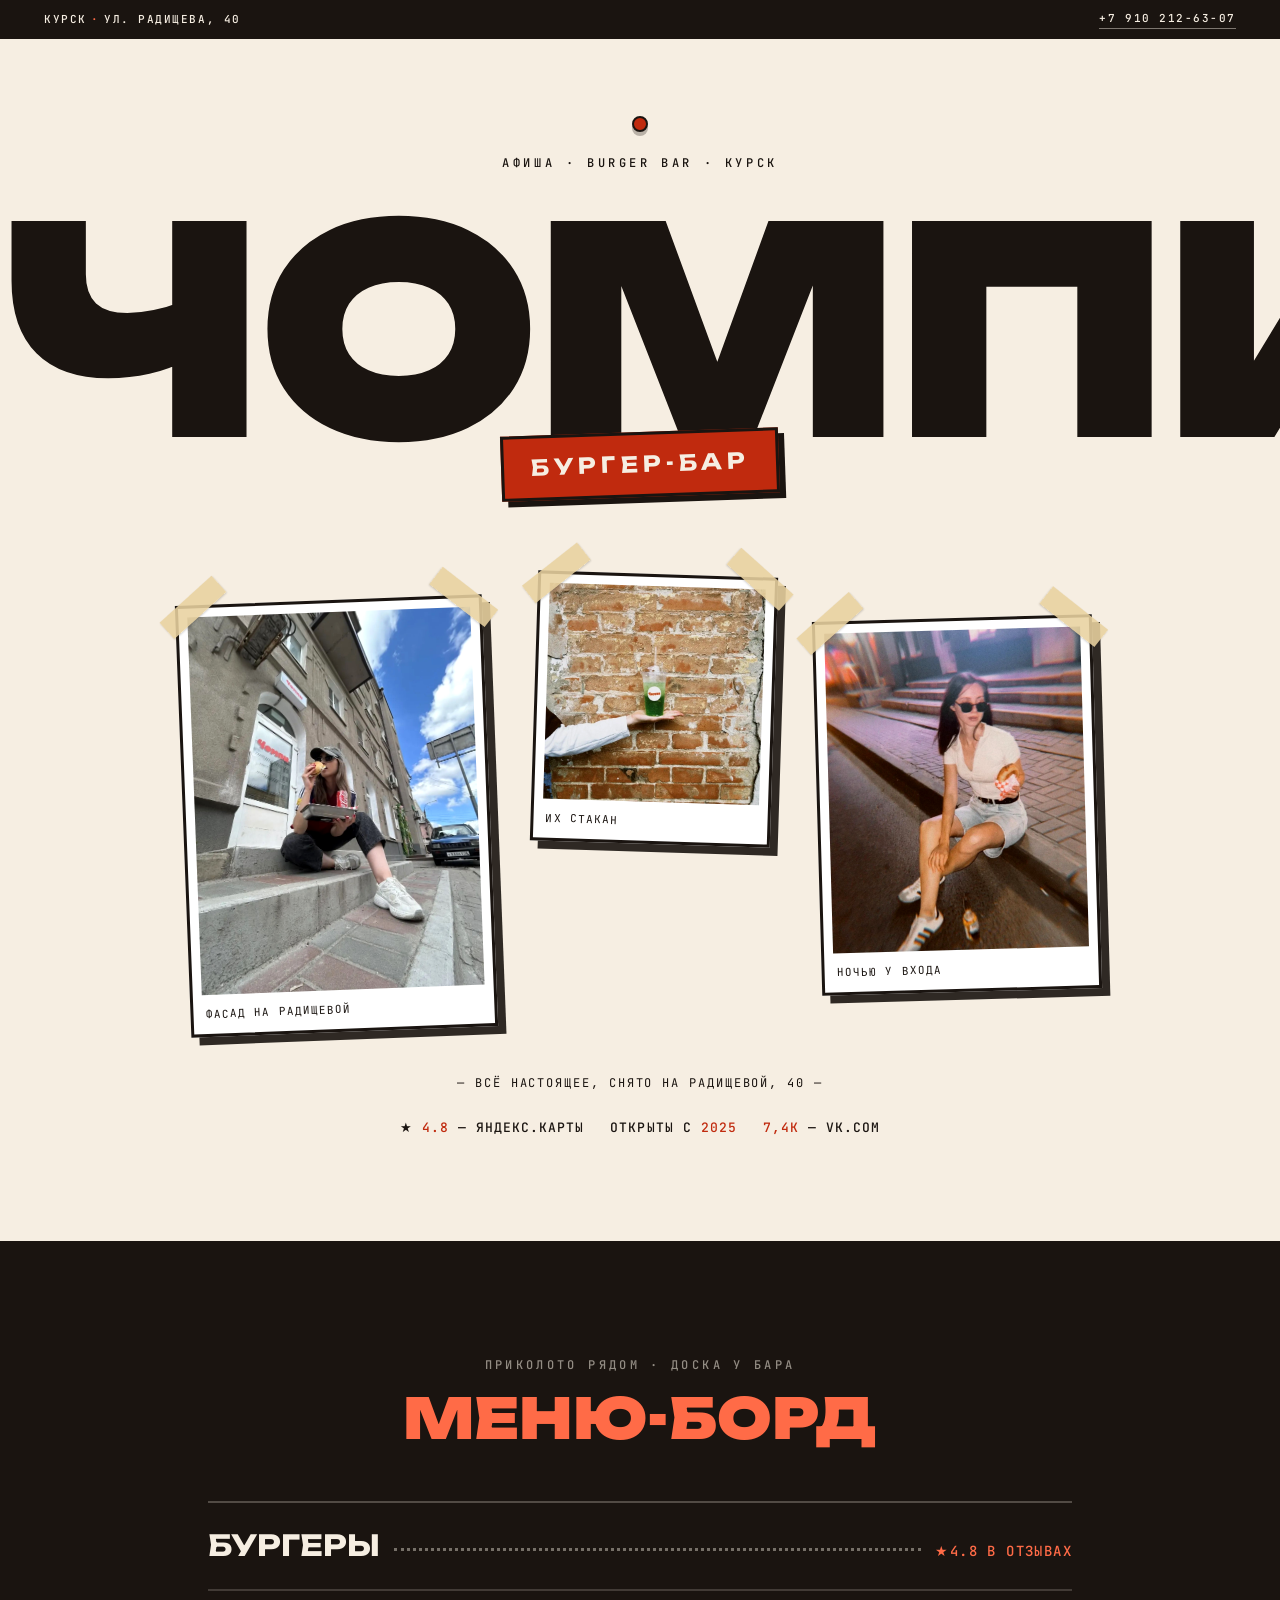
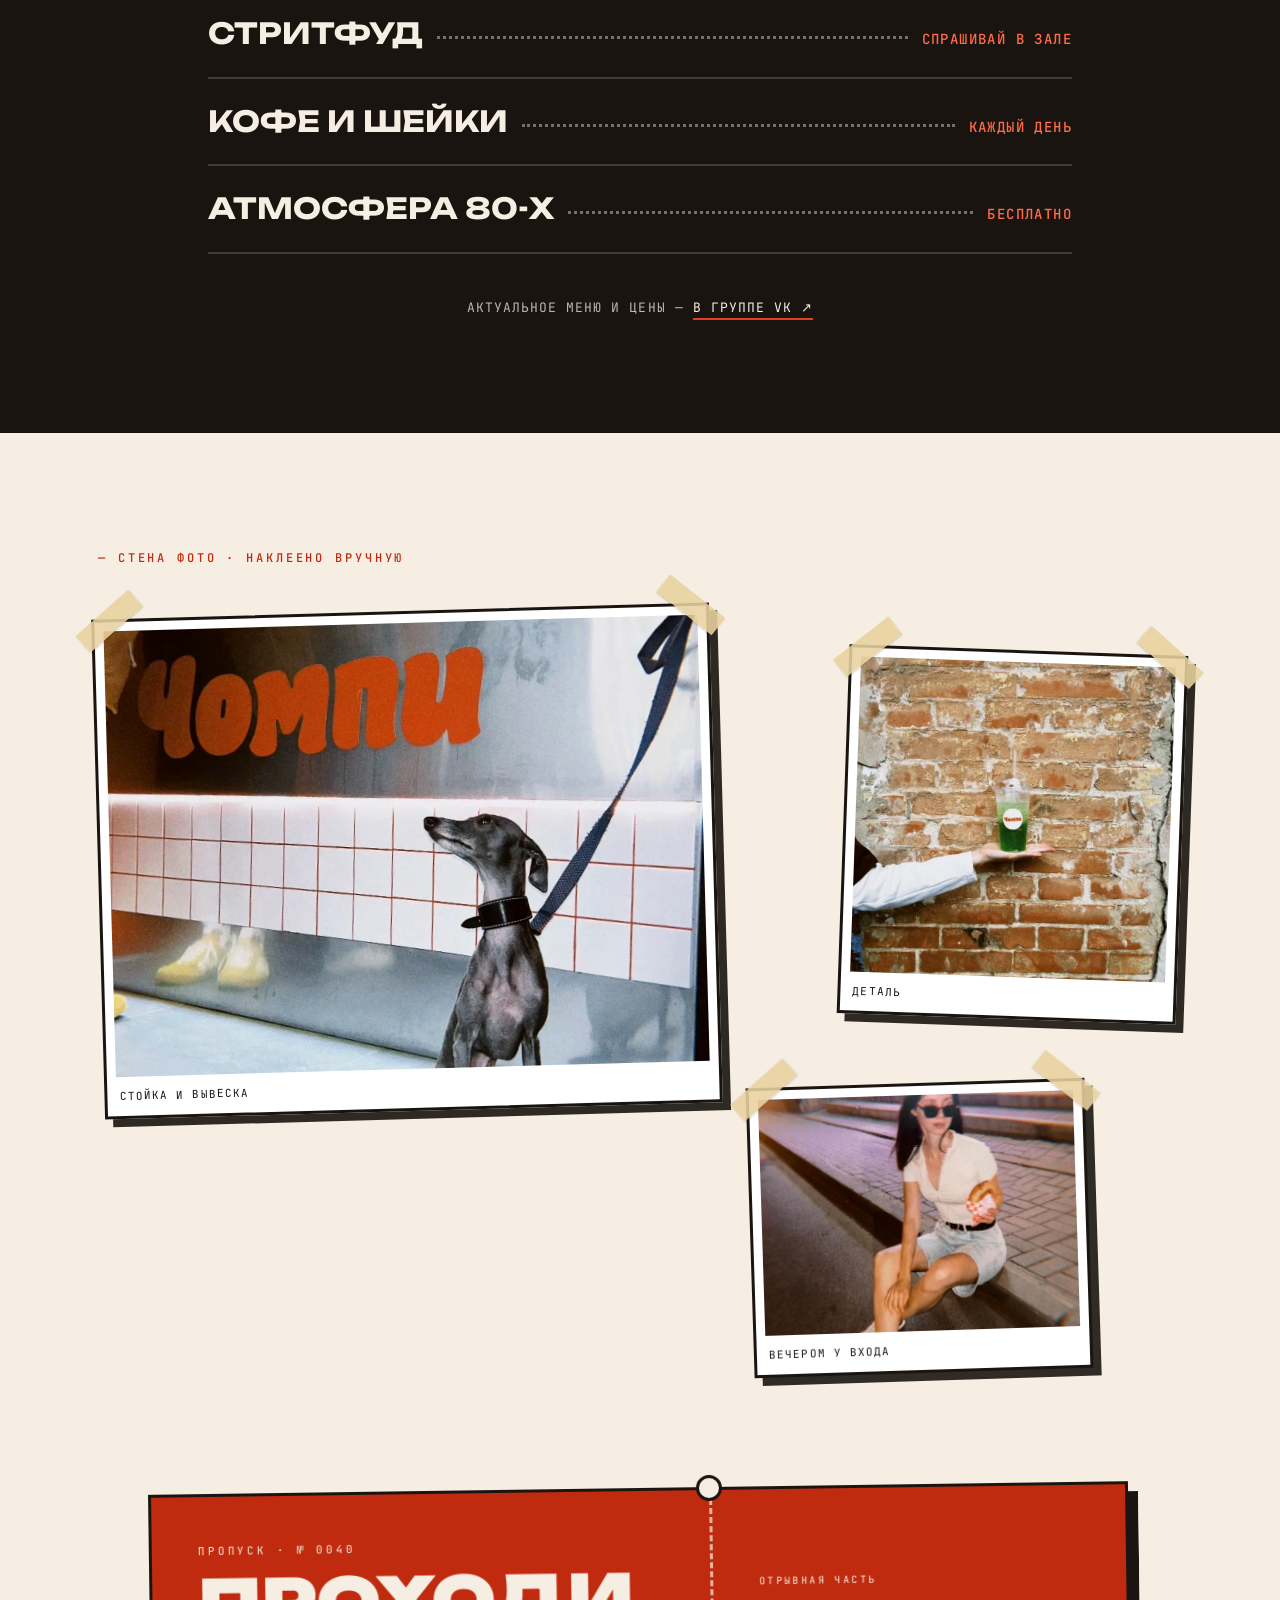
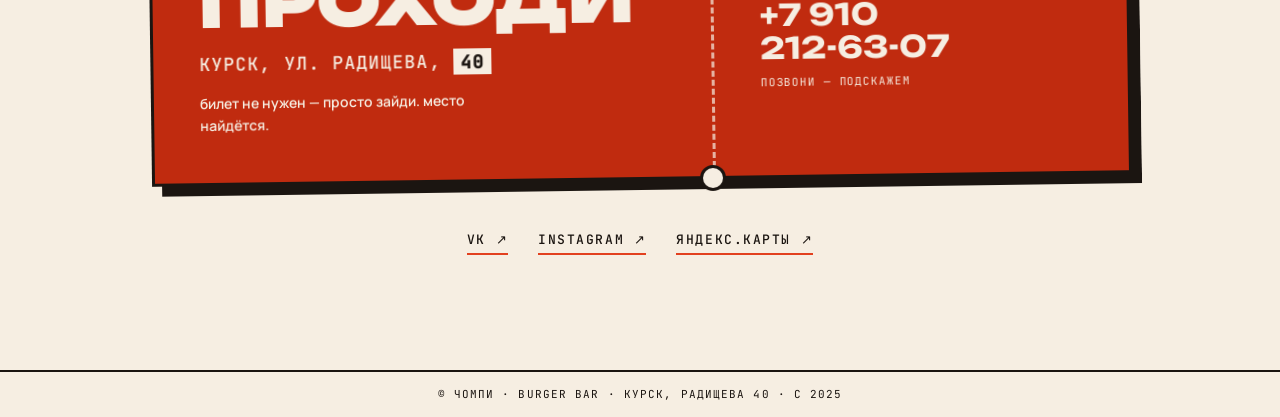
<file: pipeline/2026-09-29/chompi/site/index.html>
<!DOCTYPE html>
<html lang="ru">
<head>
<meta charset="UTF-8">
<meta name="viewport" content="width=device-width, initial-scale=1.0">
<title>ЧОМПИ — бургер-бар в Курске | ул. Радищева, 40</title>
<meta name="description" content="ЧОМПИ — дерзкий бургер-бар в Курске на улице Радищева, 40. Открылись в 2025. Рейтинг 4.8 на Яндекс.Картах.">
<link rel="stylesheet" href="fonts/fonts.css">
<style>
:root{
  --cream:#F6EEE2;
  --paper:#FFF8EC;
  --ink:#1A1410;
  --red:#E2401F;
  --red-deep:#C02A0E;
  --red-bright:#FF6B47;
  --tape:rgba(233,210,160,.88);
  --disp:'Unbounded',sans-serif;
  --body:'Manrope',sans-serif;
  --mono:'JetBrains Mono',monospace;
}
*,*::before,*::after{box-sizing:border-box;margin:0;padding:0}
html{scroll-behavior:smooth}
body{
  background:var(--cream);
  color:var(--ink);
  font-family:var(--body);
  font-weight:400;
  font-size:17px;
  line-height:1.55;
  overflow-x:clip;
  -webkit-font-smoothing:antialiased;
}
img{display:block;max-width:100%}
a{color:inherit}
::selection{background:var(--red-deep);color:var(--cream)}

/* ---------- полоса улицы (вместо topbar) ---------- */
.street{
  background:var(--ink);color:var(--cream);
  font-family:var(--mono);font-weight:500;
  font-size:11px;letter-spacing:.14em;text-transform:uppercase;
}
.street-in{
  display:flex;align-items:center;justify-content:space-between;gap:14px;
  padding:10px clamp(16px,4vw,44px);
}
.street .sep{color:var(--red-bright);padding:0 .4em}
.street a{
  color:var(--cream);text-decoration:none;
  border-bottom:1px solid rgba(246,238,226,.45);padding-bottom:1px;
}
.street a:hover{color:var(--red-bright);border-bottom-color:var(--red-bright)}

/* ---------- ЗОНА 1: ПОСТЕР ---------- */
.poster{
  position:relative;text-align:center;
  padding:clamp(44px,6vw,84px) 0 clamp(56px,8vw,110px);
}
.pin{
  width:16px;height:16px;border-radius:50%;
  background:var(--red-deep);border:2px solid var(--ink);
  margin:0 auto;box-shadow:0 4px 0 rgba(26,20,16,.28);
}
.poster-meta{
  margin-top:clamp(14px,2vw,22px);
  font-family:var(--mono);font-weight:500;font-size:12px;
  letter-spacing:.3em;text-transform:uppercase;
}
/* гигантское слово, края съедены стеной */
.wordbox{overflow:hidden;margin-top:clamp(4px,1vw,14px)}
.word{
  display:block;white-space:nowrap;
  font-family:var(--disp);font-weight:900;
  font-size:clamp(80px,22.5vw,330px);
  line-height:1;letter-spacing:-.02em;
  color:var(--ink);text-align:center;
  user-select:none;
}
/* красная плашка-стикер поверх нижней кромки слова */
.plate-wrap{
  position:relative;z-index:3;
  margin-top:calc(clamp(18px,3.2vw,50px) * -1);
}
.plate{
  display:inline-block;
  background:var(--red-deep);color:var(--cream);
  font-family:var(--disp);font-weight:700;
  font-size:clamp(13px,1.9vw,22px);
  letter-spacing:.22em;text-transform:uppercase;
  padding:.55em 1.2em .6em;
  border:3px solid var(--ink);
  box-shadow:6px 6px 0 var(--ink);
  transform:rotate(-2deg);
}
/* фото-лента под словом */
.strip{
  display:flex;justify-content:center;align-items:flex-start;
  gap:clamp(18px,3.4vw,44px);
  margin-top:clamp(44px,6vw,80px);
  padding:0 clamp(20px,5vw,60px);
}
.ph{
  position:relative;background:#fff;
  border:3px solid var(--ink);
  box-shadow:8px 8px 0 rgba(26,20,16,.9);
  padding:9px 9px 0;
}
.ph img{width:100%;object-fit:cover;filter:contrast(1.05) saturate(1.05)}
.ph figcaption{
  font-family:var(--mono);font-weight:400;font-size:11px;
  letter-spacing:.1em;text-transform:uppercase;
  padding:11px 3px;text-align:left;
}
.ph::before,.ph::after{
  content:"";position:absolute;top:-12px;z-index:2;
  width:70px;height:22px;background:var(--tape);
  box-shadow:0 1px 2px rgba(26,20,16,.18);
}
.ph::before{left:-20px;transform:rotate(-40deg)}
.ph::after{right:-20px;transform:rotate(40deg)}
.strip .ph--a{width:clamp(150px,24vw,310px);transform:rotate(-2.2deg);margin-top:clamp(10px,2vw,26px)}
.strip .ph--a img{aspect-ratio:3/4}
.strip .ph--b{width:clamp(128px,19vw,240px);transform:rotate(1.8deg)}
.strip .ph--b img{aspect-ratio:1/1}
.strip .ph--c{width:clamp(142px,22vw,280px);transform:rotate(-1.6deg);margin-top:clamp(22px,3.4vw,48px)}
.strip .ph--c img{aspect-ratio:4/5}
.strip-cap{
  margin-top:clamp(24px,3.6vw,42px);
  font-family:var(--mono);font-weight:400;font-size:12px;
  letter-spacing:.16em;text-transform:uppercase;
  padding:0 20px;
}
.poster-facts{
  display:flex;justify-content:center;flex-wrap:wrap;
  gap:8px 26px;margin-top:clamp(16px,2.4vw,26px);
  padding:0 20px;
  font-family:var(--mono);font-weight:500;font-size:13px;
  letter-spacing:.08em;text-transform:uppercase;
}
.poster-facts b{color:var(--red-deep);font-weight:500}

/* ---------- ЗОНА 2: МЕНЮ-БОРД (чернильная доска) ---------- */
.board{
  background:var(--ink);color:var(--cream);
  padding:clamp(56px,9vw,120px) 0;
}
.board-in{max-width:960px;margin:0 auto;padding:0 clamp(20px,5vw,48px)}
.board-tag{
  text-align:center;
  font-family:var(--mono);font-weight:500;font-size:12px;
  letter-spacing:.28em;text-transform:uppercase;
  color:rgba(246,238,226,.55);
}
.board-title{
  margin-top:14px;text-align:center;
  font-family:var(--disp);font-weight:900;
  font-size:clamp(28px,4.6vw,56px);line-height:1.05;
  color:var(--red-bright);
}
.board-list{margin-top:clamp(30px,5vw,54px);border-top:2px solid rgba(246,238,226,.25)}
.brow{
  display:flex;align-items:baseline;gap:14px;
  padding:clamp(16px,2.6vw,26px) 0;
  border-bottom:2px solid rgba(246,238,226,.18);
}
.brow .name{
  font-family:var(--disp);font-weight:700;
  font-size:clamp(14px,2.5vw,29px);line-height:1.15;
  white-space:nowrap;
}
.brow .lead{
  flex:1 1 auto;min-width:12px;
  border-bottom:3px dotted rgba(246,238,226,.42);
  transform:translateY(-5px);
}
.brow .note{
  font-family:var(--mono);font-weight:500;
  font-size:clamp(10px,1.3vw,14px);
  letter-spacing:.1em;text-transform:uppercase;
  color:var(--red-bright);white-space:nowrap;text-align:right;
}
.brow .note a{
  color:var(--red-bright);text-decoration:none;
  border-bottom:1px solid rgba(255,107,71,.5);
}
.brow .note a:hover{color:var(--cream);border-bottom-color:var(--cream)}
.board-foot{
  margin-top:clamp(26px,4vw,44px);text-align:center;
  font-family:var(--mono);font-weight:400;font-size:13px;
  letter-spacing:.08em;text-transform:uppercase;
  color:rgba(246,238,226,.75);
}
.board-foot a{
  color:var(--cream);text-decoration:none;
  border-bottom:2px solid var(--red);padding-bottom:2px;
}
.board-foot a:hover{color:var(--red-bright);border-bottom-color:var(--red-bright)}

/* ---------- ЗОНА 3: СТЕНА ФОТО ---------- */
.wall{padding:clamp(56px,9vw,120px) 0}
.wall-in{max-width:1180px;margin:0 auto;padding:0 clamp(20px,5vw,48px)}
.tag{
  font-family:var(--mono);font-weight:500;font-size:12px;
  letter-spacing:.24em;text-transform:uppercase;color:var(--red-deep);
  margin-bottom:clamp(24px,4vw,44px);
}
.tag::before{content:"— "}
.wall-grid{
  display:grid;grid-template-columns:repeat(12,1fr);
  gap:clamp(16px,2.6vw,34px);align-items:start;
}
.wall-grid .w1{grid-column:1/8;grid-row:1/3;transform:rotate(-1.6deg)}
.wall-grid .w1 img{aspect-ratio:4/3}
.wall-grid .w2{grid-column:9/13;grid-row:1;transform:rotate(2deg);margin-top:clamp(12px,3vw,44px)}
.wall-grid .w2 img{aspect-ratio:1/1}
.wall-grid .w3{grid-column:8/12;grid-row:2;transform:rotate(-1.8deg);margin-top:clamp(10px,2.4vw,36px)}
.wall-grid .w3 img{aspect-ratio:4/3}

/* ---------- ЗОНА 4: ТИКЕТ ---------- */
.ticket-zone{padding-bottom:clamp(64px,9vw,120px)}
.ticket{
  position:relative;max-width:980px;margin:0 auto;
  display:flex;align-items:stretch;
  background:var(--red-deep);color:var(--cream);
  border:3px solid var(--ink);
  box-shadow:10px 10px 0 var(--ink);
  transform:rotate(-.8deg);
}
.ticket-main{flex:1.45;padding:clamp(24px,4.4vw,46px)}
.ticket-no{
  font-family:var(--mono);font-weight:400;font-size:11px;
  letter-spacing:.26em;text-transform:uppercase;
  color:var(--cream);
}
.ticket-big{
  margin-top:10px;
  font-family:var(--disp);font-weight:900;
  font-size:clamp(30px,5.6vw,66px);line-height:1.02;
}
.ticket-addr{
  margin-top:14px;
  font-family:var(--mono);font-weight:500;
  font-size:clamp(13px,1.7vw,18px);
  letter-spacing:.06em;text-transform:uppercase;
}
.ticket-addr b{color:var(--ink);background:var(--cream);padding:.1em .4em;box-decoration-break:clone;-webkit-box-decoration-break:clone}
.ticket-hint{
  margin-top:14px;font-size:14px;font-weight:600;
  max-width:34ch;color:var(--cream);
}
.ticket-stub{
  position:relative;flex:1;
  display:flex;flex-direction:column;justify-content:center;gap:10px;
  padding:clamp(24px,4.4vw,46px);
  border-left:3px dashed rgba(246,238,226,.7);
}
.ticket-stub::before,.ticket-stub::after{
  content:"";position:absolute;left:-16px;z-index:2;
  width:26px;height:26px;border-radius:50%;
  background:var(--cream);border:3px solid var(--ink);
}
.ticket-stub::before{top:-15px}
.ticket-stub::after{bottom:-15px}
.stub-label{
  font-family:var(--mono);font-weight:400;font-size:10px;
  letter-spacing:.24em;text-transform:uppercase;
  color:var(--cream);
}
.stub-tel{
  font-family:var(--disp);font-weight:700;
  font-size:clamp(19px,2.6vw,30px);line-height:1.1;
  color:var(--cream);text-decoration:none;
}
.stub-tel:hover{color:var(--ink)}
.stub-note{
  font-family:var(--mono);font-weight:400;font-size:11px;
  letter-spacing:.08em;text-transform:uppercase;
  color:var(--cream);
}
.linkrow{
  margin-top:clamp(30px,4.6vw,50px);
  display:flex;justify-content:center;flex-wrap:wrap;gap:12px 30px;
}
.linkrow a{
  font-family:var(--mono);font-weight:500;font-size:13px;
  letter-spacing:.12em;text-transform:uppercase;
  color:var(--ink);text-decoration:none;
  border-bottom:2px solid var(--red);padding-bottom:3px;
}
.linkrow a:hover{color:var(--red-deep)}

/* ---------- footer: одна тонкая строка ---------- */
.footer{border-top:2px solid var(--ink)}
.foot-in{
  padding:14px clamp(16px,4vw,44px);
  text-align:center;
  font-family:var(--mono);font-weight:400;font-size:11px;
  letter-spacing:.1em;text-transform:uppercase;
}

/* ---------- responsive ---------- */
@media (max-width:1024px){
  .wall-grid .w1{grid-column:1/8}
  .wall-grid .w2{grid-column:8/13}
  .wall-grid .w3{grid-column:8/12}
}
@media (max-width:760px){
  .wall-grid{grid-template-columns:1fr;gap:36px}
  .wall-grid .w1,.wall-grid .w2,.wall-grid .w3{grid-column:auto;grid-row:auto;margin-top:0}
  .wall-grid .ph{width:min(82%,320px)}
  .wall-grid .w1{justify-self:start}
  .wall-grid .w2{justify-self:end}
  .wall-grid .w3{justify-self:center}
  .ticket{flex-direction:column;transform:rotate(-.6deg);margin:0 6px}
  .ticket-stub{border-left:none;border-top:3px dashed rgba(246,238,226,.7)}
  .ticket-stub::before,.ticket-stub::after{display:none}
}
@media (max-width:640px){
  .strip{flex-direction:column;align-items:center;gap:34px}
  .strip .ph{width:min(76%,280px);margin-top:0}
  .poster-facts{flex-direction:column;gap:6px;align-items:center}
}
@media (max-width:480px){
  .ph::before,.ph::after{width:52px;height:18px;top:-9px}
  .ph::before{left:-14px}
  .ph::after{right:-14px}
}
@media (prefers-reduced-motion:reduce){
  html{scroll-behavior:auto}
  *{transition:none!important}
}
</style>
</head>
<body>

<!-- полоса улицы -->
<div class="street">
  <div class="street-in">
    <span>Курск<span class="sep">·</span>ул. Радищева, 40</span>
    <a href="tel:+79102126307">+7 910 212-63-07</a>
  </div>
</div>

<main>

  <!-- ЗОНА 1: ПОСТЕР -->
  <section class="poster">
    <div class="pin" aria-hidden="true"></div>
    <p class="poster-meta">афиша · burger bar · курск</p>

    <div class="wordbox">
      <h1 class="word">ЧОМПИ</h1>
    </div>

    <div class="plate-wrap">
      <span class="plate">БУРГЕР-БАР</span>
    </div>

    <div class="strip">
      <figure class="ph ph--a reveal">
        <img src="img/facade.jpg" alt="Красная вывеска ЧОМПИ на белом фасаде на улице Радищевой, у входа девушка со скейтбордом">
        <figcaption>фасад на радищевой</figcaption>
      </figure>
      <figure class="ph ph--b reveal">
        <img src="img/cup.jpg" alt="Брендированный стакан ЧОМПИ на фоне кирпичной стены">
        <figcaption>их стакан</figcaption>
      </figure>
      <figure class="ph ph--c reveal">
        <img src="img/neon.jpg" alt="Ночная улица у входа в ЧОМПИ, девушка на ступенях ест бургер">
        <figcaption>ночью у входа</figcaption>
      </figure>
    </div>

    <p class="strip-cap">— всё настоящее, снято на радищевой, 40 —</p>

    <p class="poster-facts">
      <span>★ <b>4.8</b> — яндекс.карты</span>
      <span>открыты с <b>2025</b></span>
      <span><b>7,4k</b> — vk.com</span>
    </p>
  </section>

  <!-- ЗОНА 2: МЕНЮ-БОРД -->
  <section class="board">
    <div class="board-in">
      <p class="board-tag">приколото рядом · доска у бара</p>
      <h2 class="board-title">МЕНЮ-БОРД</h2>

      <div class="board-list">
        <div class="brow reveal">
          <span class="name">БУРГЕРЫ</span>
          <span class="lead" aria-hidden="true"></span>
          <span class="note">★4.8 в отзывах</span>
        </div>
        <div class="brow reveal">
          <span class="name">СТРИТФУД</span>
          <span class="lead" aria-hidden="true"></span>
          <span class="note">спрашивай в зале</span>
        </div>
        <div class="brow reveal">
          <span class="name">КОФЕ И ШЕЙКИ</span>
          <span class="lead" aria-hidden="true"></span>
          <span class="note">каждый день</span>
        </div>
        <div class="brow reveal">
          <span class="name">АТМОСФЕРА 80-Х</span>
          <span class="lead" aria-hidden="true"></span>
          <span class="note">бесплатно</span>
        </div>
      </div>

      <p class="board-foot">
        актуальное меню и цены — <a href="https://vk.com/public206179082" target="_blank" rel="noopener">в группе VK ↗</a>
      </p>
    </div>
  </section>

  <!-- ЗОНА 3: СТЕНА ФОТО -->
  <section class="wall">
    <div class="wall-in">
      <p class="tag">стена фото · наклеено вручную</p>
      <div class="wall-grid">
        <figure class="ph w1 reveal">
          <img src="img/counter.jpg" alt="Оранжевая вывеска ЧОМПИ над бетонной стойкой-кассой в зале">
          <figcaption>стойка и вывеска</figcaption>
        </figure>
        <figure class="ph w2 reveal">
          <img src="img/cup.jpg" alt="Стакан ЧОМПИ крупным планом на фоне кирпичной стены">
          <figcaption>деталь</figcaption>
        </figure>
        <figure class="ph w3 reveal">
          <img src="img/neon.jpg" alt="Вечер у входа в ЧОМПИ — ступени, улица, бургер">
          <figcaption>вечером у входа</figcaption>
        </figure>
      </div>
    </div>
  </section>

  <!-- ЗОНА 4: ТИКЕТ -->
  <section class="ticket-zone">
    <div class="wall-in">
      <div class="ticket reveal">
        <div class="ticket-main">
          <p class="ticket-no">пропуск · № 0040</p>
          <p class="ticket-big">ПРОХОДИ</p>
          <p class="ticket-addr">курск, ул. радищева, <b>40</b></p>
          <p class="ticket-hint">билет не нужен — просто зайди. место найдётся.</p>
        </div>
        <div class="ticket-stub">
          <p class="stub-label">отрывная часть</p>
          <a class="stub-tel" href="tel:+79102126307">+7 910<br>212-63-07</a>
          <p class="stub-note">позвони — подскажем</p>
        </div>
      </div>

      <div class="linkrow">
        <a href="https://vk.com/public206179082" target="_blank" rel="noopener">VK ↗</a>
        <a href="https://instagram.com/chompy_rest" target="_blank" rel="noopener">Instagram ↗</a>
        <a href="https://yandex.ru/maps/?text=Курск, улица Радищева, 40" target="_blank" rel="noopener">Яндекс.Карты ↗</a>
      </div>
    </div>
  </section>

</main>

<footer class="footer">
  <p class="foot-in">© чомпи · burger bar · курск, радищева 40 · с 2025</p>
</footer>

<script src="js/gsap.min.js"></script>
<script src="js/ScrollTrigger.min.js"></script>
<script>
(function(){
  var reduced = window.matchMedia && window.matchMedia('(prefers-reduced-motion: reduce)').matches;
  if (reduced || !window.gsap || !window.ScrollTrigger) return;
  gsap.registerPlugin(ScrollTrigger);
  gsap.utils.toArray('.reveal').forEach(function(el){
    gsap.from(el,{
      y:30, opacity:0, duration:.7, ease:'power2.out',
      scrollTrigger:{trigger:el, start:'top 90%', once:true}
    });
  });
})();
</script>

</body>
</html>
</file>
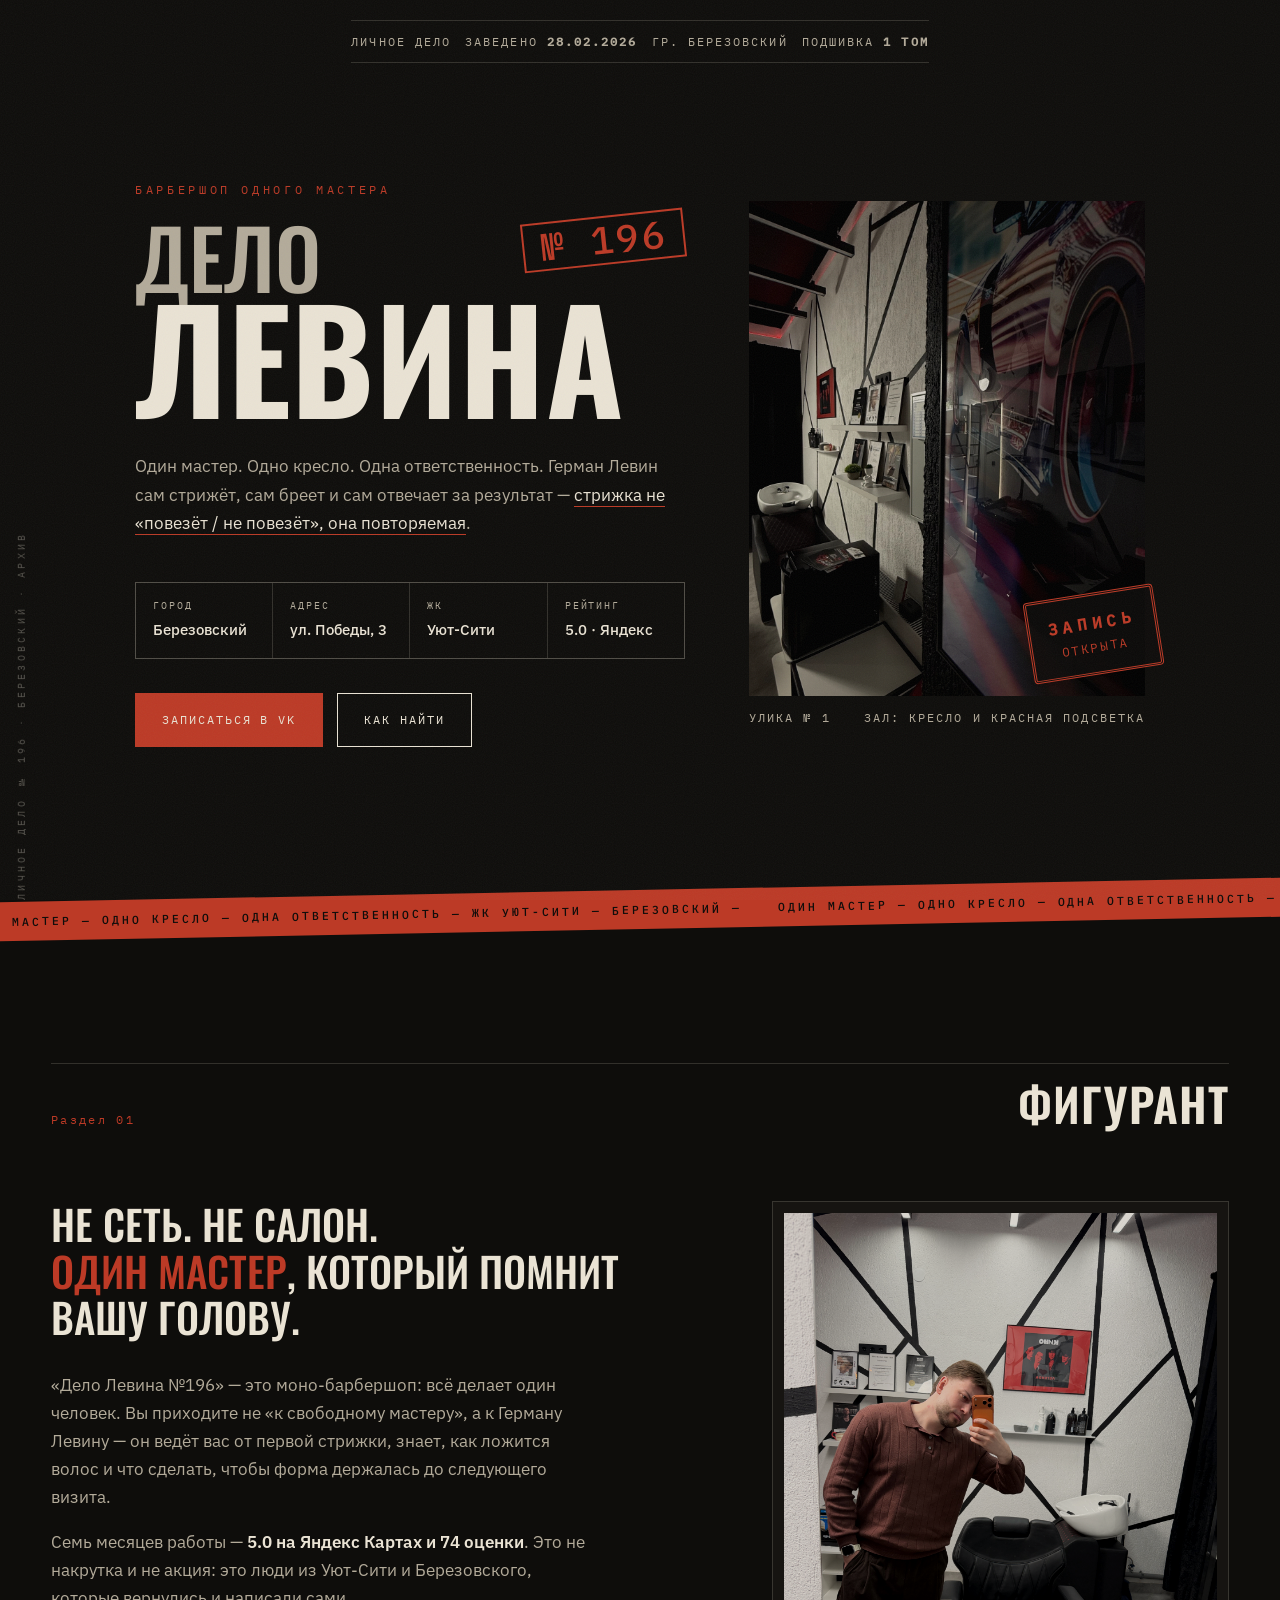
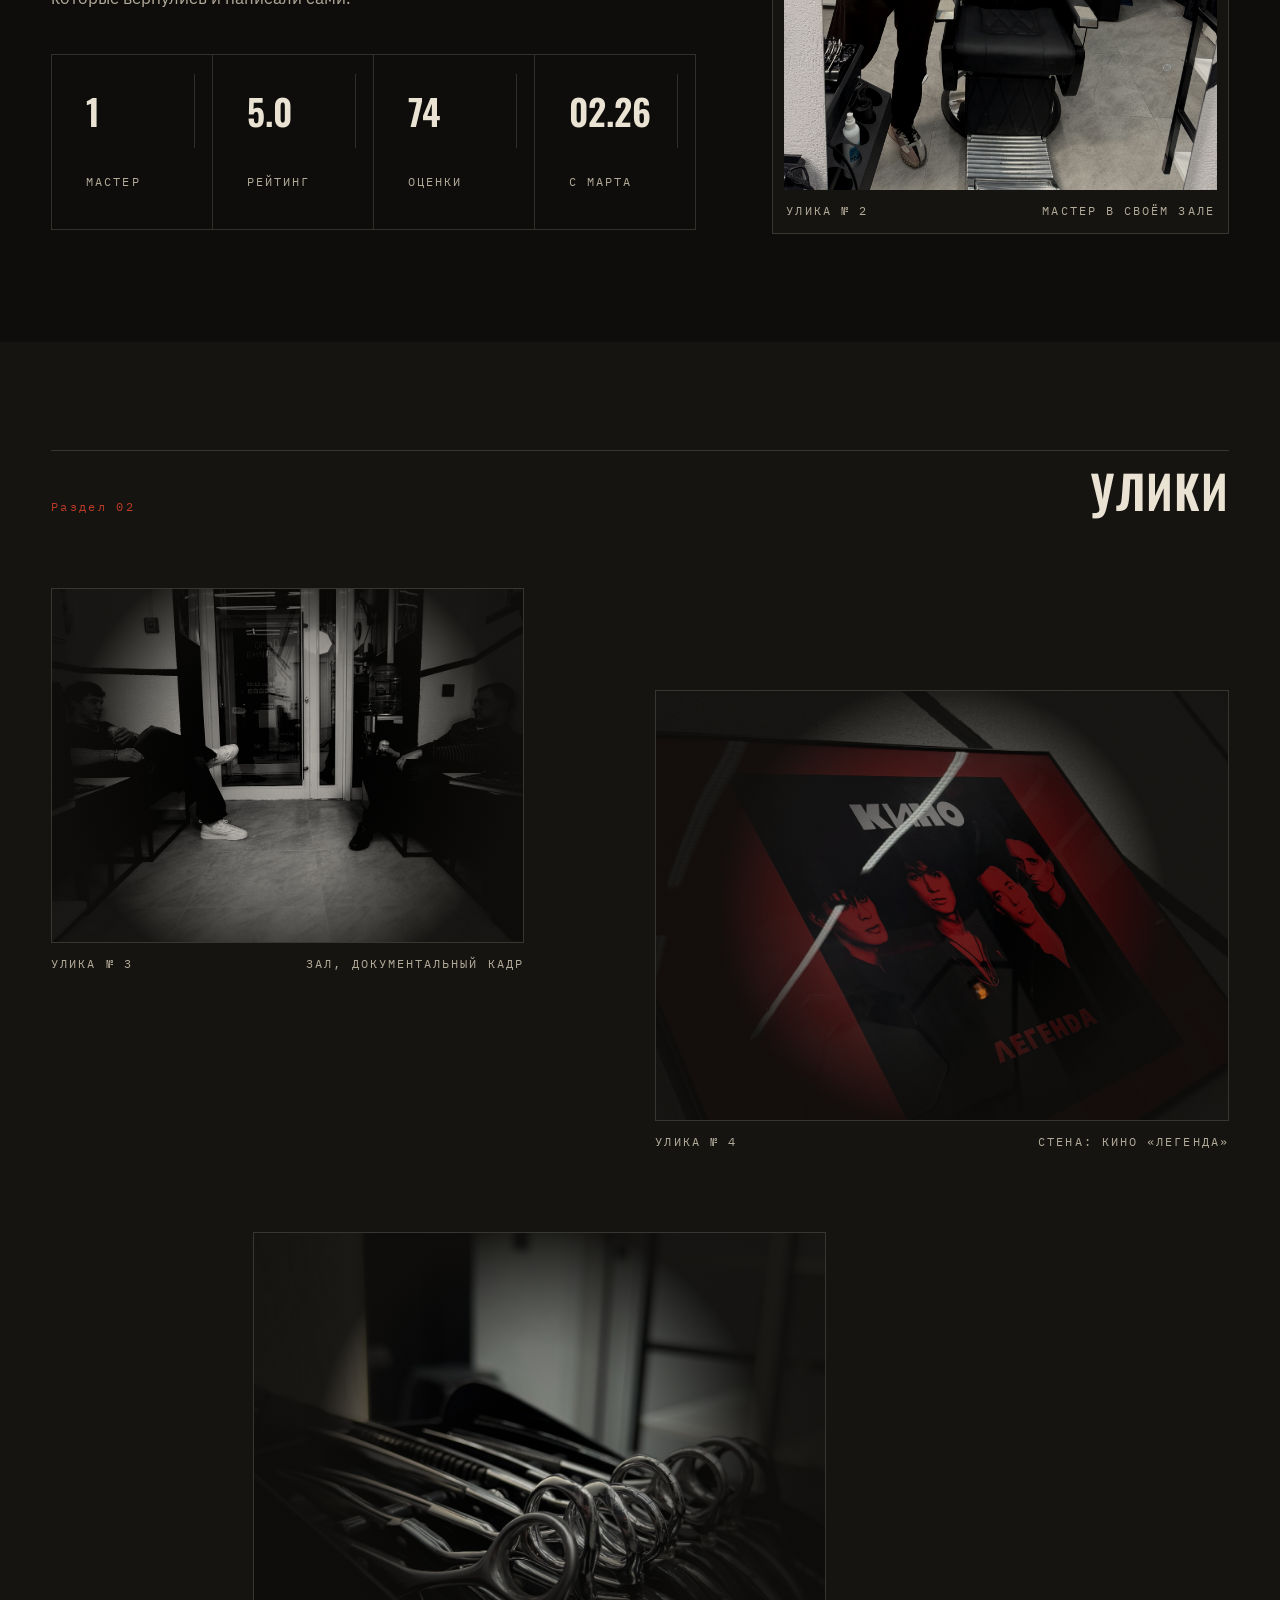
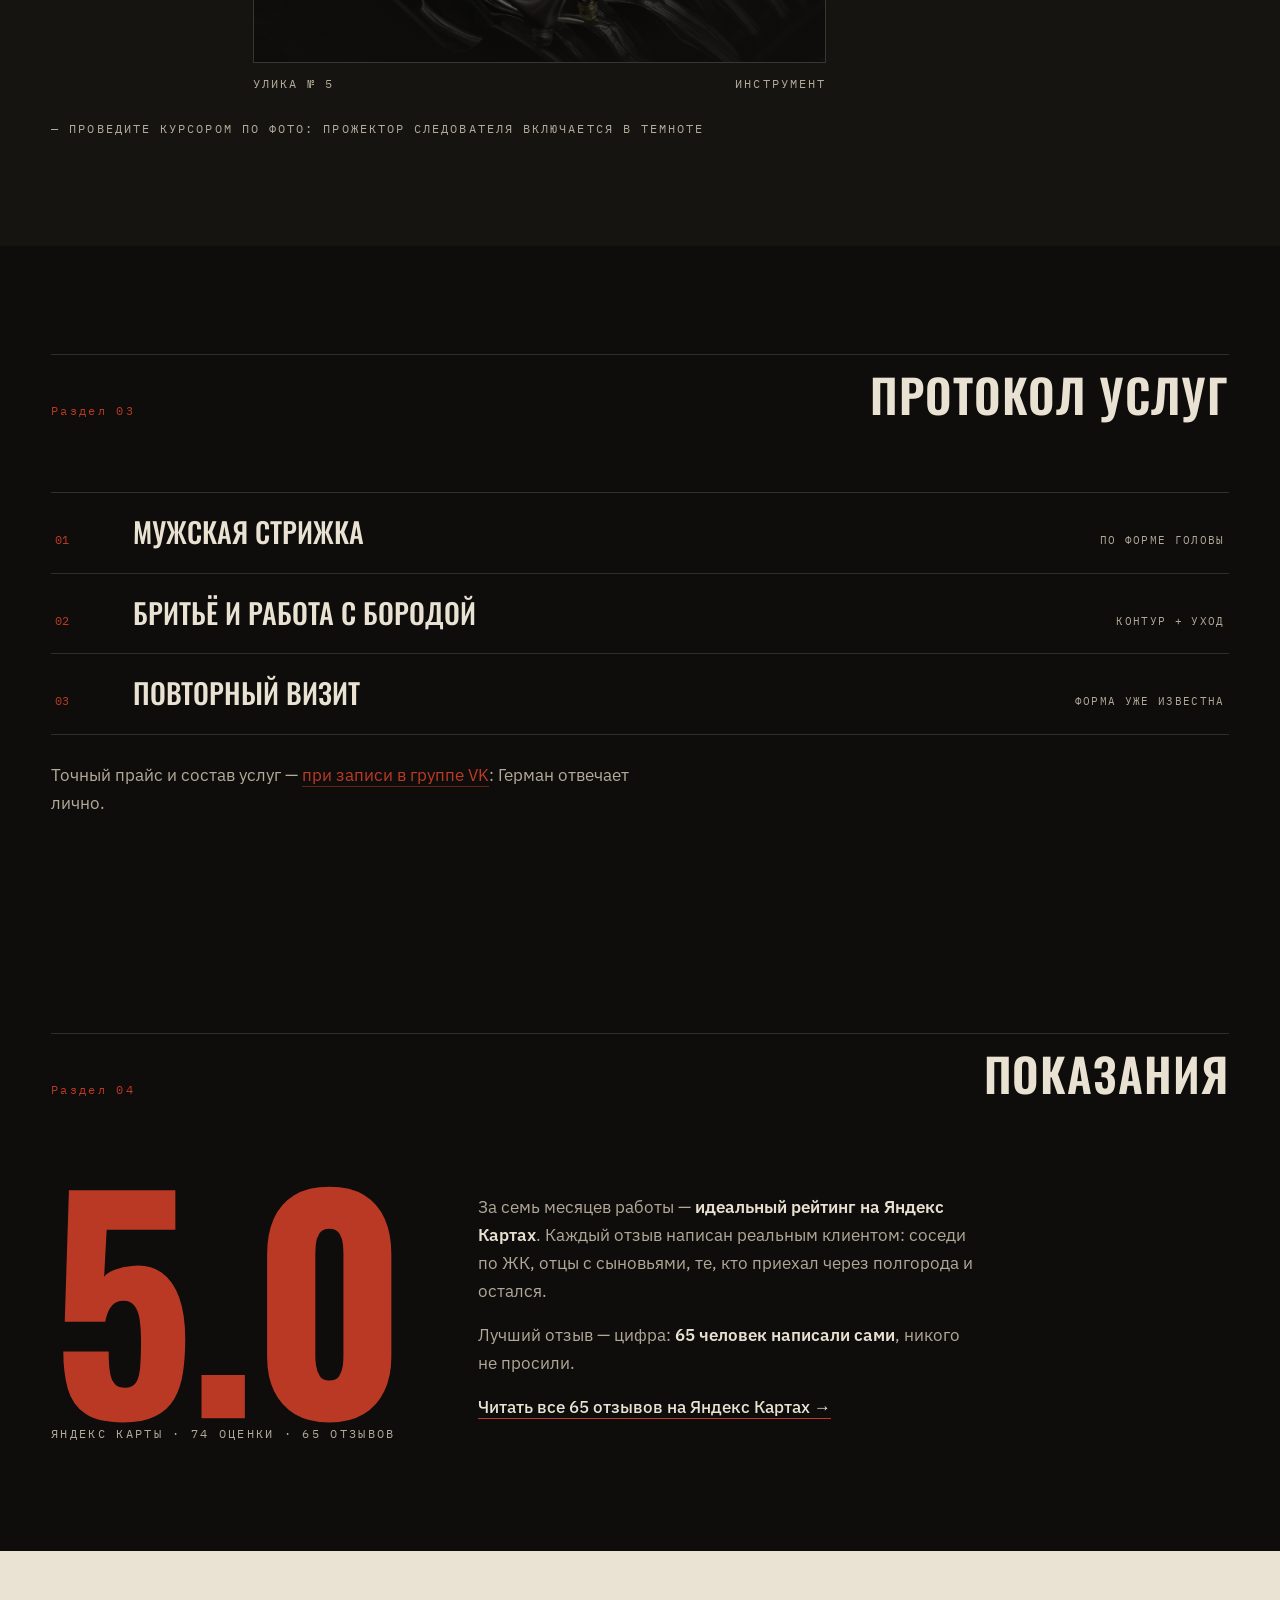
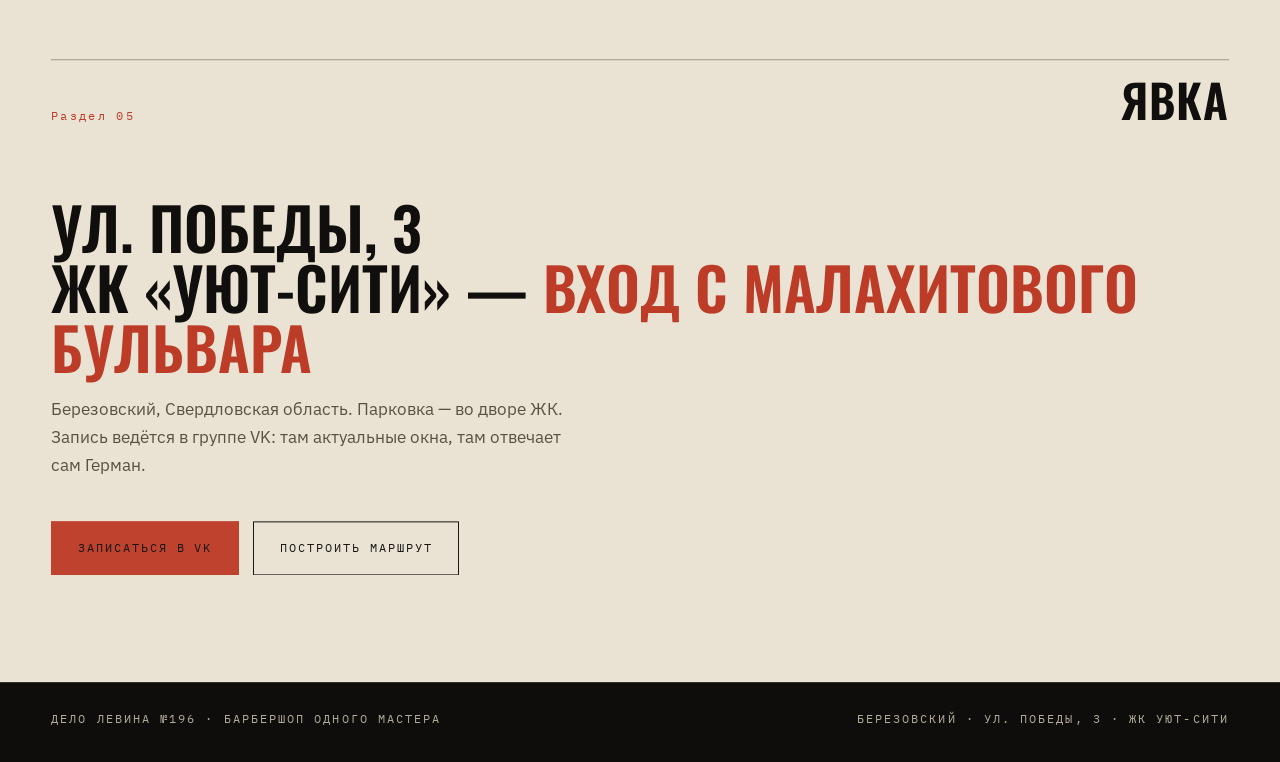
<file: pipeline/2026-09-29/delo-levina/site/index.html>
<!DOCTYPE html>
<html lang="ru">
<head>
<meta charset="UTF-8">
<meta name="viewport" content="width=device-width, initial-scale=1.0">
<title>Дело Левина №196 — барбершоп одного мастера в Березовском</title>
<meta name="description" content="Моно-барбершоп Германа Левина в ЖК Уют-Сити, Березовский. Одно кресло, один мастер, 5.0 на Яндекс Картах. Запись через VK.">
<link rel="stylesheet" href="fonts/fonts.css">
<style>
:root{
  --night:#0E0D0B;
  --night2:#161411;
  --paper:#EAE3D4;
  --paper-dim:#B3AB9A;
  --stamp:#BC3A26;
  --line:rgba(234,227,212,.16);
  --mono:'IBM Plex Mono',monospace;
  --sans:'IBM Plex Sans',sans-serif;
  --disp:'Oswald',sans-serif;
}
*{margin:0;padding:0;box-sizing:border-box}
html{scroll-behavior:smooth}
body{
  background:var(--night);
  color:var(--paper);
  font-family:var(--sans);
  font-size:17px;
  line-height:1.65;
  overflow-x:hidden;
  -webkit-font-smoothing:antialiased;
}
::selection{background:var(--stamp);color:var(--paper)}
img{display:block;max-width:100%}
a{color:inherit}
.wrap{max-width:1320px;margin:0 auto;padding:0 clamp(20px,4vw,60px)}
.mono{font-family:var(--mono);font-size:.72rem;letter-spacing:.18em;text-transform:uppercase;color:var(--paper-dim)}
/* плёночное зерно */
body::before{
  content:"";position:fixed;inset:0;z-index:70;pointer-events:none;opacity:.05;
  background-image:url("data:image/svg+xml,%3Csvg xmlns='http://www.w3.org/2000/svg' width='140' height='140'%3E%3Cfilter id='n'%3E%3CfeTurbulence type='fractalNoise' baseFrequency='0.9' numOctaves='2'/%3E%3C/filter%3E%3Crect width='140' height='140' filter='url(%23n)'/%3E%3C/svg%3E");
}
/* корешок дела */
.edge{
  position:fixed;left:14px;top:0;bottom:0;z-index:40;pointer-events:none;
  display:flex;align-items:center;
  writing-mode:vertical-rl;transform:rotate(180deg);
  font-family:var(--mono);font-size:.6rem;letter-spacing:.34em;
  text-transform:uppercase;color:rgba(234,227,212,.32);
}
@media(max-width:960px){.edge{display:none}}

/* ---------- HERO: обложка дела ---------- */
.hero{min-height:96svh;display:flex;flex-direction:column;padding-top:20px;position:relative}
.hero-meta{
  display:flex;justify-content:space-between;gap:14px;flex-wrap:wrap;
  border-top:1px solid var(--line);border-bottom:1px solid var(--line);padding:11px 0;
}
.hero-body{flex:1;display:grid;grid-template-columns:1.25fr .9fr;gap:clamp(36px,5vw,84px);align-items:center;padding:clamp(44px,7vh,90px) 0}
.kicker{font-family:var(--mono);font-size:.76rem;letter-spacing:.3em;text-transform:uppercase;color:var(--stamp);margin-bottom:20px}
h1{font-family:var(--disp);font-weight:700;text-transform:uppercase;line-height:.9;position:relative}
h1 .l1{display:block;font-size:clamp(2.5rem,6.4vw,5.6rem);color:var(--paper-dim);font-weight:500}
h1 .l2{display:block;font-size:clamp(4rem,11vw,10.5rem);letter-spacing:.005em}
h1 .no{
  position:absolute;right:0;top:-4px;
  font-family:var(--mono);font-weight:500;color:var(--stamp);
  font-size:clamp(1.3rem,3vw,2.7rem);letter-spacing:.06em;
  transform:rotate(-6deg);
  border:2px solid var(--stamp);padding:.14em .42em;
  background:rgba(14,13,11,.9);
}
.hero-sub{max-width:540px;margin-top:32px;font-size:clamp(1rem,1.35vw,1.18rem);color:var(--paper-dim)}
.hero-sub em{font-style:normal;color:var(--paper);border-bottom:1px solid var(--stamp)}
.dossier-grid{
  margin-top:44px;display:grid;grid-template-columns:repeat(4,1fr);gap:1px;
  background:var(--line);border:1px solid var(--line);
}
.dossier-grid>div{background:var(--night);padding:15px 17px}
.dossier-grid dt{font-family:var(--mono);font-size:.6rem;letter-spacing:.2em;text-transform:uppercase;color:var(--paper-dim);margin-bottom:5px}
.dossier-grid dd{font-family:var(--sans);font-weight:500;font-size:.94rem}
.hero-cta{display:flex;gap:14px;margin-top:34px;flex-wrap:wrap}
.btn{
  font-family:var(--mono);font-size:.76rem;letter-spacing:.16em;text-transform:uppercase;
  text-decoration:none;padding:0 26px;height:54px;display:inline-flex;align-items:center;
  border:1px solid var(--paper);color:var(--paper);
  transition:background .25s,color .25s,border-color .25s;
}
.btn:hover{background:var(--paper);color:var(--night)}
.btn.red{background:var(--stamp);border-color:var(--stamp);color:var(--paper)}
.btn.red:hover{background:#A02F1E;border-color:#A02F1E}
/* фото-улика в hero */
.hero-fig{position:relative;margin:0}
.hero-fig .ph{aspect-ratio:4/5;object-fit:cover;width:100%;filter:brightness(.78) contrast(1.06) sepia(.14)}
.hero-fig figcaption{margin-top:12px;display:flex;justify-content:space-between;gap:10px}
/* штамп */
.stamp{
  position:absolute;right:-14px;bottom:52px;z-index:3;
  transform:rotate(-9deg);pointer-events:none;
  border:3px double var(--stamp);color:var(--stamp);
  font-family:var(--mono);text-transform:uppercase;letter-spacing:.22em;
  font-size:.78rem;padding:13px 18px;text-align:center;line-height:1.75;
  border-radius:4px;background:rgba(14,13,11,.82);
}
.stamp b{display:block;font-size:1rem;letter-spacing:.3em}

/* лента дела */
.tape-zone{overflow:hidden;padding:26px 0}
.tape{
  background:var(--stamp);color:var(--night);
  transform:rotate(-1.1deg);margin:0 -4vw;padding:10px 0;overflow:hidden;
}
.tape-track{display:flex;width:max-content;animation:tape 26s linear infinite}
.tape-track span{
  font-family:var(--mono);font-size:.72rem;font-weight:500;letter-spacing:.26em;
  text-transform:uppercase;white-space:nowrap;padding:0 13px;
}
@keyframes tape{to{transform:translateX(-50%)}}

/* ---------- секции ---------- */
section.block{padding:clamp(84px,12vh,150px) 0;position:relative}
.sec-head{
  display:flex;align-items:baseline;justify-content:space-between;gap:22px;
  border-top:1px solid var(--line);padding-top:16px;margin-bottom:clamp(40px,6vw,72px);
}
.sec-head .num{font-family:var(--mono);font-size:.72rem;letter-spacing:.2em;color:var(--stamp)}
.sec-head h2{font-family:var(--disp);font-weight:600;text-transform:uppercase;font-size:clamp(1.7rem,3.6vw,2.9rem);line-height:1;letter-spacing:.02em}

/* ФИГУРАНТ */
.fig-grid{display:grid;grid-template-columns:1.2fr .85fr;gap:clamp(40px,6vw,100px);align-items:start}
.fig-lead{font-family:var(--disp);font-weight:500;text-transform:uppercase;font-size:clamp(1.55rem,3.2vw,2.8rem);line-height:1.14}
.fig-lead .red{color:var(--stamp)}
.fig-text{margin-top:30px;max-width:54ch;color:var(--paper-dim)}
.fig-text p+p{margin-top:1em}
.fig-text strong{color:var(--paper);font-weight:600}
.fig-photo{border:1px solid var(--line);padding:11px;background:var(--night2);margin:0}
.fig-photo img{filter:brightness(.8) contrast(1.05) sepia(.12)}
.fig-photo figcaption{padding:11px 2px 2px;display:flex;justify-content:space-between;gap:10px}
.fig-stats{display:flex;margin-top:42px;border:1px solid var(--line)}
.fig-stats div{flex:1;padding:19px 17px;border-right:1px solid var(--line)}
.fig-stats div:last-child{border-right:none}
.fig-stats .v{font-family:var(--disp);font-weight:600;font-size:clamp(1.6rem,2.8vw,2.4rem);line-height:1}
.fig-stats .k{margin-top:5px}

/* УЛИКИ */
.uliki{background:var(--night2)}
.uliki-grid{display:grid;grid-template-columns:repeat(12,1fr);gap:clamp(18px,2.4vw,32px)}
.ulika{margin:0}
.ulika:nth-child(1){grid-column:1/6}
.ulika:nth-child(2){grid-column:7/13;margin-top:clamp(48px,8vw,130px)}
.ulika:nth-child(3){grid-column:3/9;margin-top:clamp(28px,4vw,64px)}
.frame{position:relative;overflow:hidden;border:1px solid var(--line);cursor:crosshair}
.frame img{width:100%;aspect-ratio:4/3;object-fit:cover;filter:brightness(.84) contrast(1.07) sepia(.12);transition:transform .8s cubic-bezier(.16,1,.3,1)}
.ulika:hover .frame img{transform:scale(1.03)}
.frame::after{
  content:"";position:absolute;inset:0;pointer-events:none;
  background:radial-gradient(280px circle at var(--mx,50%) var(--my,50%),
    rgba(14,13,11,0) 0%,rgba(14,13,11,.22) 36%,rgba(14,13,11,.94) 80%);
}
.ulika figcaption{display:flex;justify-content:space-between;gap:12px;padding-top:11px}
@media(hover:none){.frame::after{opacity:0}}

/* ПРОТОКОЛ */
.rows{border-top:1px solid var(--line)}
.row{display:grid;grid-template-columns:60px 1fr auto;gap:18px;align-items:baseline;padding:23px 4px;border-bottom:1px solid var(--line);transition:background .25s,padding-left .25s}
.row:hover{background:rgba(234,227,212,.04);padding-left:12px}
.row .n{font-family:var(--mono);font-size:.78rem;color:var(--stamp)}
.row h3{font-family:var(--disp);font-weight:500;text-transform:uppercase;font-size:clamp(1.25rem,2.2vw,1.8rem);line-height:1.1}
.row .note{font-family:var(--mono);font-size:.7rem;letter-spacing:.12em;text-transform:uppercase;color:var(--paper-dim)}
.prot-note{margin-top:26px;max-width:60ch;color:var(--paper-dim)}
.prot-note a{color:var(--stamp);text-decoration:none;border-bottom:1px solid rgba(188,58,38,.5)}
.prot-note a:hover{border-bottom-color:var(--stamp)}

/* ПОКАЗАНИЯ */
.svid-grid{display:grid;grid-template-columns:auto 1fr;gap:clamp(40px,6vw,100px);align-items:center}
.score{font-family:var(--disp);font-weight:700;font-size:clamp(9rem,22vw,20rem);line-height:.85;color:var(--stamp);letter-spacing:-.02em}
.score-cap{font-family:var(--mono);font-size:.72rem;letter-spacing:.2em;text-transform:uppercase;color:var(--paper-dim);margin-top:14px}
.svid-txt p{color:var(--paper-dim);max-width:50ch;margin-bottom:16px}
.svid-txt strong{color:var(--paper);font-weight:600}
.svid-txt a.map{color:var(--paper);text-decoration:none;border-bottom:1px solid var(--stamp);font-weight:500}
.svid-txt a.map:hover{color:var(--stamp)}

/* ЯВКА — светлая секция-переворот */
.yavka{background:var(--paper);color:var(--night)}
.yavka .sec-head{border-top-color:rgba(14,13,11,.35)}
.yavka .sec-head .num{color:var(--stamp)}
.yavka .addr{font-family:var(--disp);font-weight:600;text-transform:uppercase;line-height:1.02;font-size:clamp(2rem,4.6vw,3.9rem);margin-bottom:18px}
.yavka .addr em{font-style:normal;color:var(--stamp)}
.yavka .how{color:#57503F;max-width:52ch;margin-bottom:40px}
.yavka .btn{border-color:var(--night);color:var(--night)}
.yavka .btn:hover{background:var(--night);color:var(--paper)}
.yavka .btn.red{border-color:var(--stamp)}
.yavka .cta-row{display:flex;gap:14px;flex-wrap:wrap}
.yavka .mono{color:#57503F}

footer.site{border-top:1px solid var(--line);padding:26px 0 34px;display:flex;justify-content:space-between;gap:16px;flex-wrap:wrap}

/* ---------- reveal ---------- */
.rv{opacity:0;transform:translateY(30px)}

/* ---------- адаптив ---------- */
@media(max-width:1400px){.hero-fig{max-width:440px;justify-self:end}}
@media(max-width:1080px){
  .hero-body{grid-template-columns:1fr;gap:44px}
  .hero-fig{max-width:520px;justify-self:start}
  .fig-grid,.svid-grid{grid-template-columns:1fr;gap:48px}
  .score{font-size:clamp(7rem,24vw,11rem)}
  .ulika:nth-child(1),.ulika:nth-child(2),.ulika:nth-child(3){grid-column:1/13;margin-top:0}
  .uliki-grid{gap:40px}
  .dossier-grid{grid-template-columns:1fr 1fr}
}
@media(max-width:640px){
  .dossier-grid{grid-template-columns:1fr}
  .fig-stats{flex-direction:column}
  .fig-stats div{border-right:none;border-bottom:1px solid var(--line)}
  .fig-stats div:last-child{border-bottom:none}
  .row{grid-template-columns:44px 1fr}
  .row .note{grid-column:2;margin-top:4px}
  h1 .no{position:static;display:inline-block;margin-top:14px;transform:rotate(-4deg)}
  .stamp{right:6px;bottom:30px}
  .sec-head{flex-direction:column;gap:8px;align-items:flex-start}
  .yavka .cta-row .btn{flex:1 1 auto;justify-content:center}
}
@media(prefers-reduced-motion:reduce){
  .tape-track{animation:none}
  .rv{opacity:1;transform:none;transition:none}
  html{scroll-behavior:auto}
}
</style>
</head>
<body>

<div class="edge" aria-hidden="true">личное дело № 196 · березовский · архив</div>

<!-- ============ HERO: ОБЛОЖКА ДЕЛА ============ -->
<header class="hero">
  <div class="wrap hero-meta mono">
    <span>личное дело</span>
    <span>заведено <b>28.02.2026</b></span>
    <span>гр. березовский</span>
    <span>подшивка <b>1 том</b></span>
  </div>
  <div class="wrap hero-body">
    <div>
      <p class="kicker">барбершоп одного мастера</p>
      <h1>
        <span class="l1">Дело</span>
        <span class="l2">Левина</span>
        <span class="no">№ 196</span>
      </h1>
      <p class="hero-sub">Один мастер. Одно кресло. Одна ответственность. Герман Левин сам стрижёт, сам бреет и сам отвечает за результат — <em>стрижка не «повезёт / не повезёт», она повторяемая</em>.</p>
      <dl class="dossier-grid">
        <div><dt>Город</dt><dd>Березовский</dd></div>
        <div><dt>Адрес</dt><dd>ул. Победы, 3</dd></div>
        <div><dt>ЖК</dt><dd>Уют-Сити</dd></div>
        <div><dt>Рейтинг</dt><dd>5.0 · Яндекс</dd></div>
      </dl>
      <div class="hero-cta">
        <a class="btn red" href="https://vk.com/club234633280" target="_blank" rel="noopener">Записаться в VK</a>
        <a class="btn" href="#yavka">Как найти</a>
      </div>
    </div>
    <figure class="hero-fig">
      <img class="ph" src="img/real-hall.jpg" alt="Зал «Дела Левина»: кресло, зеркала, красная подсветка">
      <div class="stamp" aria-hidden="true"><b>Запись</b>открыта</div>
      <figcaption class="mono"><span>улика № 1</span><span>зал: кресло и красная подсветка</span></figcaption>
    </figure>
  </div>
</header>

<!-- лента -->
<div class="tape-zone" aria-hidden="true">
  <div class="tape">
    <div class="tape-track">
      <span>один мастер — одно кресло — одна ответственность — ЖК Уют-Сити — Березовский —&nbsp;</span>
      <span>один мастер — одно кресло — одна ответственность — ЖК Уют-Сити — Березовский —&nbsp;</span>
    </div>
  </div>
</div>

<!-- ============ ФИГУРАНТ ============ -->
<section class="block" id="master">
  <div class="wrap">
    <div class="sec-head"><span class="num">Раздел 01</span><h2>Фигурант</h2></div>
    <div class="fig-grid">
      <div>
        <p class="fig-lead">Не сеть. Не салон.<br><span class="red">Один мастер</span>, который помнит вашу голову.</p>
        <div class="fig-text">
          <p>«Дело Левина №196» — это моно-барбершоп: всё делает один человек. Вы приходите не «к свободному мастеру», а к Герману Левину — он ведёт вас от первой стрижки, знает, как ложится волос и что сделать, чтобы форма держалась до следующего визита.</p>
          <p>Семь месяцев работы — <strong>5.0 на Яндекс Картах и 74 оценки</strong>. Это не накрутка и не акция: это люди из Уют-Сити и Березовского, которые вернулись и написали сами.</p>
        </div>
        <div class="fig-stats">
          <div><div class="v">1</div><div class="k mono">мастер</div></div>
          <div><div class="v">5.0</div><div class="k mono">рейтинг</div></div>
          <div><div class="v">74</div><div class="k mono">оценки</div></div>
          <div><div class="v">02.26</div><div class="k mono">с марта</div></div>
        </div>
      </div>
      <figure class="fig-photo">
        <img src="img/real-master.jpg" alt="Мастер в зале «Дела Левина», Уют-Сити" loading="lazy">
        <figcaption class="mono"><span>улика № 2</span><span>мастер в своём зале</span></figcaption>
      </figure>
    </div>
  </div>
</section>

<!-- ============ УЛИКИ ============ -->
<section class="block uliki" id="materials">
  <div class="wrap">
    <div class="sec-head"><span class="num">Раздел 02</span><h2>Улики</h2></div>
    <div class="uliki-grid">
      <figure class="ulika">
        <div class="frame"><img src="img/real-bw.jpg" alt="Зал «Дела Левина», документальный кадр с клиентами" loading="lazy"></div>
        <figcaption class="mono"><span>улика № 3</span><span>зал, документальный кадр</span></figcaption>
      </figure>
      <figure class="ulika">
        <div class="frame"><img src="img/real-poster.jpg" alt="Постер КИНО «Легенда» на стене барбершопа" loading="lazy"></div>
        <figcaption class="mono"><span>улика № 4</span><span>стена: КИНО «Легенда»</span></figcaption>
      </figure>
      <figure class="ulika">
        <div class="frame"><img src="img/real-tools.jpg" alt="Стойка с ножницами и инструментом мастера" loading="lazy"></div>
        <figcaption class="mono"><span>улика № 5</span><span>инструмент</span></figcaption>
      </figure>
    </div>
    <p class="mono" style="margin-top:26px">— проведите курсором по фото: прожектор следователя включается в темноте</p>
  </div>
</section>

<!-- ============ ПРОТОКОЛ ============ -->
<section class="block" id="services">
  <div class="wrap">
    <div class="sec-head"><span class="num">Раздел 03</span><h2>Протокол услуг</h2></div>
    <div class="rows">
      <div class="row"><span class="n">01</span><h3>Мужская стрижка</h3><span class="note">по форме головы</span></div>
      <div class="row"><span class="n">02</span><h3>Бритьё и работа с бородой</h3><span class="note">контур + уход</span></div>
      <div class="row"><span class="n">03</span><h3>Повторный визит</h3><span class="note">форма уже известна</span></div>
    </div>
    <p class="prot-note">Точный прайс и состав услуг — <a href="https://vk.com/club234633280" target="_blank" rel="noopener">при записи в группе VK</a>: Герман отвечает лично.</p>
  </div>
</section>

<!-- ============ ПОКАЗАНИЯ ============ -->
<section class="block" id="reviews">
  <div class="wrap">
    <div class="sec-head"><span class="num">Раздел 04</span><h2>Показания</h2></div>
    <div class="svid-grid">
      <div>
        <div class="score">5.0</div>
        <div class="score-cap">яндекс карты · 74 оценки · 65 отзывов</div>
      </div>
      <div class="svid-txt">
        <p>За семь месяцев работы — <strong>идеальный рейтинг на Яндекс Картах</strong>. Каждый отзыв написан реальным клиентом: соседи по ЖК, отцы с сыновьями, те, кто приехал через полгорода и остался.</p>
        <p>Лучший отзыв — цифра: <strong>65 человек написали сами</strong>, никого не просили.</p>
        <a class="map" href="https://yandex.ru/maps/org/delo_levina_196/73669744949/" target="_blank" rel="noopener">Читать все 65 отзывов на Яндекс Картах →</a>
      </div>
    </div>
  </div>
</section>

<!-- ============ ЯВКА ============ -->
<section class="block yavka" id="yavka">
  <div class="wrap">
    <div class="sec-head"><span class="num">Раздел 05</span><h2>Явка</h2></div>
    <p class="addr">ул. Победы, 3<br>ЖК «Уют-Сити» — <em>вход с Малахитового бульвара</em></p>
    <p class="how">Березовский, Свердловская область. Парковка — во дворе ЖК. Запись ведётся в группе VK: там актуальные окна, там отвечает сам Герман.</p>
    <div class="cta-row">
      <a class="btn red" href="https://vk.com/club234633280" target="_blank" rel="noopener">Записаться в VK</a>
      <a class="btn" href="https://yandex.ru/maps/org/delo_levina_196/73669744949/" target="_blank" rel="noopener">Построить маршрут</a>
    </div>
  </div>
</section>

<footer class="site">
  <div class="wrap" style="display:flex;justify-content:space-between;gap:14px;flex-wrap:wrap;width:100%">
    <span class="mono">Дело Левина №196 · барбершоп одного мастера</span>
    <span class="mono">Березовский · ул. Победы, 3 · ЖК Уют-Сити</span>
  </div>
</footer>

<script src="js/gsap.min.js"></script>
<script src="js/ScrollTrigger.min.js"></script>
<script>
// прожектор следователя: координаты курсора -> CSS-переменные рамки
var reduce = window.matchMedia && window.matchMedia('(prefers-reduced-motion: reduce)').matches;
var fine = window.matchMedia && window.matchMedia('(hover: hover) and (pointer: fine)').matches;
if (fine && !reduce) {
  document.querySelectorAll('.frame').forEach(function(f){
    f.addEventListener('pointermove', function(e){
      var r = f.getBoundingClientRect();
      f.style.setProperty('--mx', ((e.clientX - r.left) / r.width * 100) + '%');
      f.style.setProperty('--my', ((e.clientY - r.top) / r.height * 100) + '%');
    });
  });
}
// reveal
if (window.gsap && !reduce) {
  gsap.registerPlugin(ScrollTrigger);
  document.querySelectorAll('.rv, .sec-head, .row, .ulika, .fig-photo, .fig-stats div, .fig-lead, .fig-text p, .score, .svid-txt p, .addr, .how, .yavka .cta-row').forEach(function(el){
    el.classList.add('rv');
    gsap.to(el, {opacity:1, y:0, duration:.9, ease:'power3.out',
      scrollTrigger:{trigger:el, start:'top 88%'}});
  });
} else {
  document.querySelectorAll('.rv').forEach(function(el){ el.style.opacity=1; el.style.transform='none'; });
}
</script>
</body>
</html>
</file>
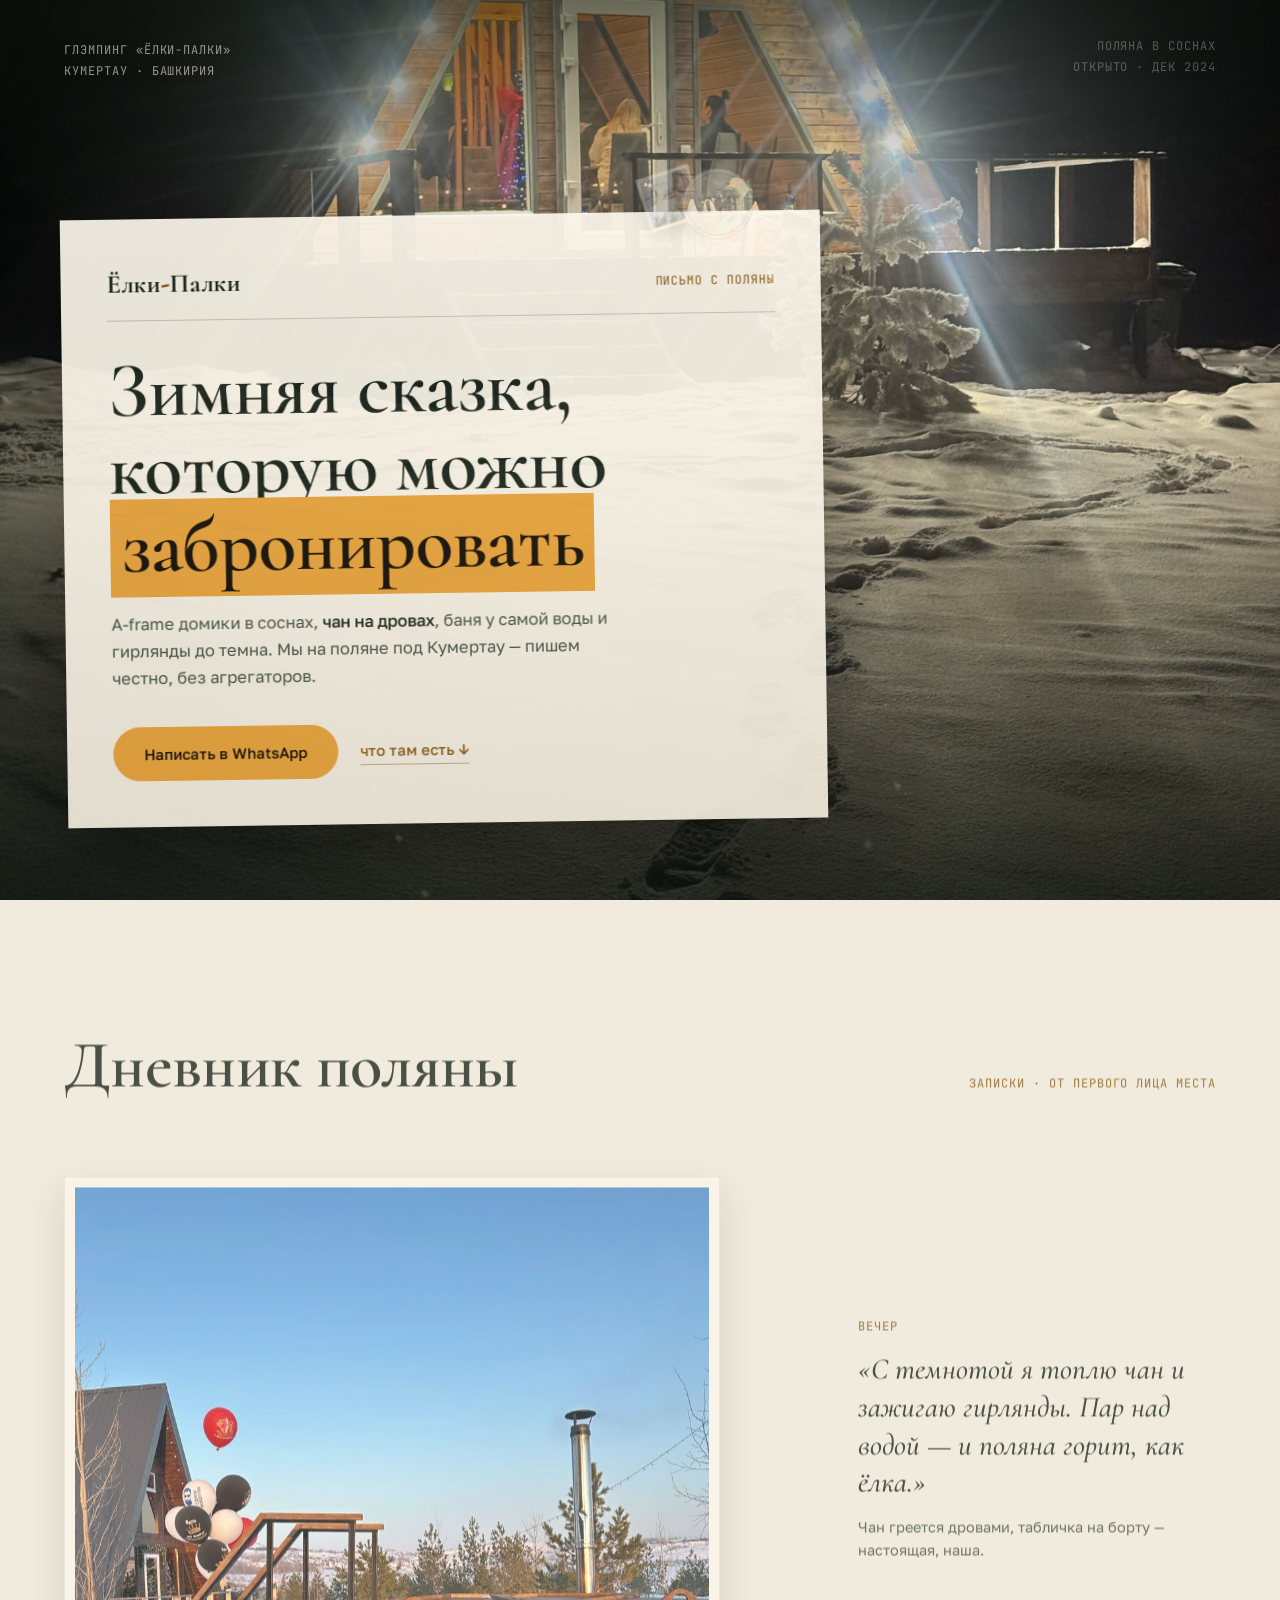
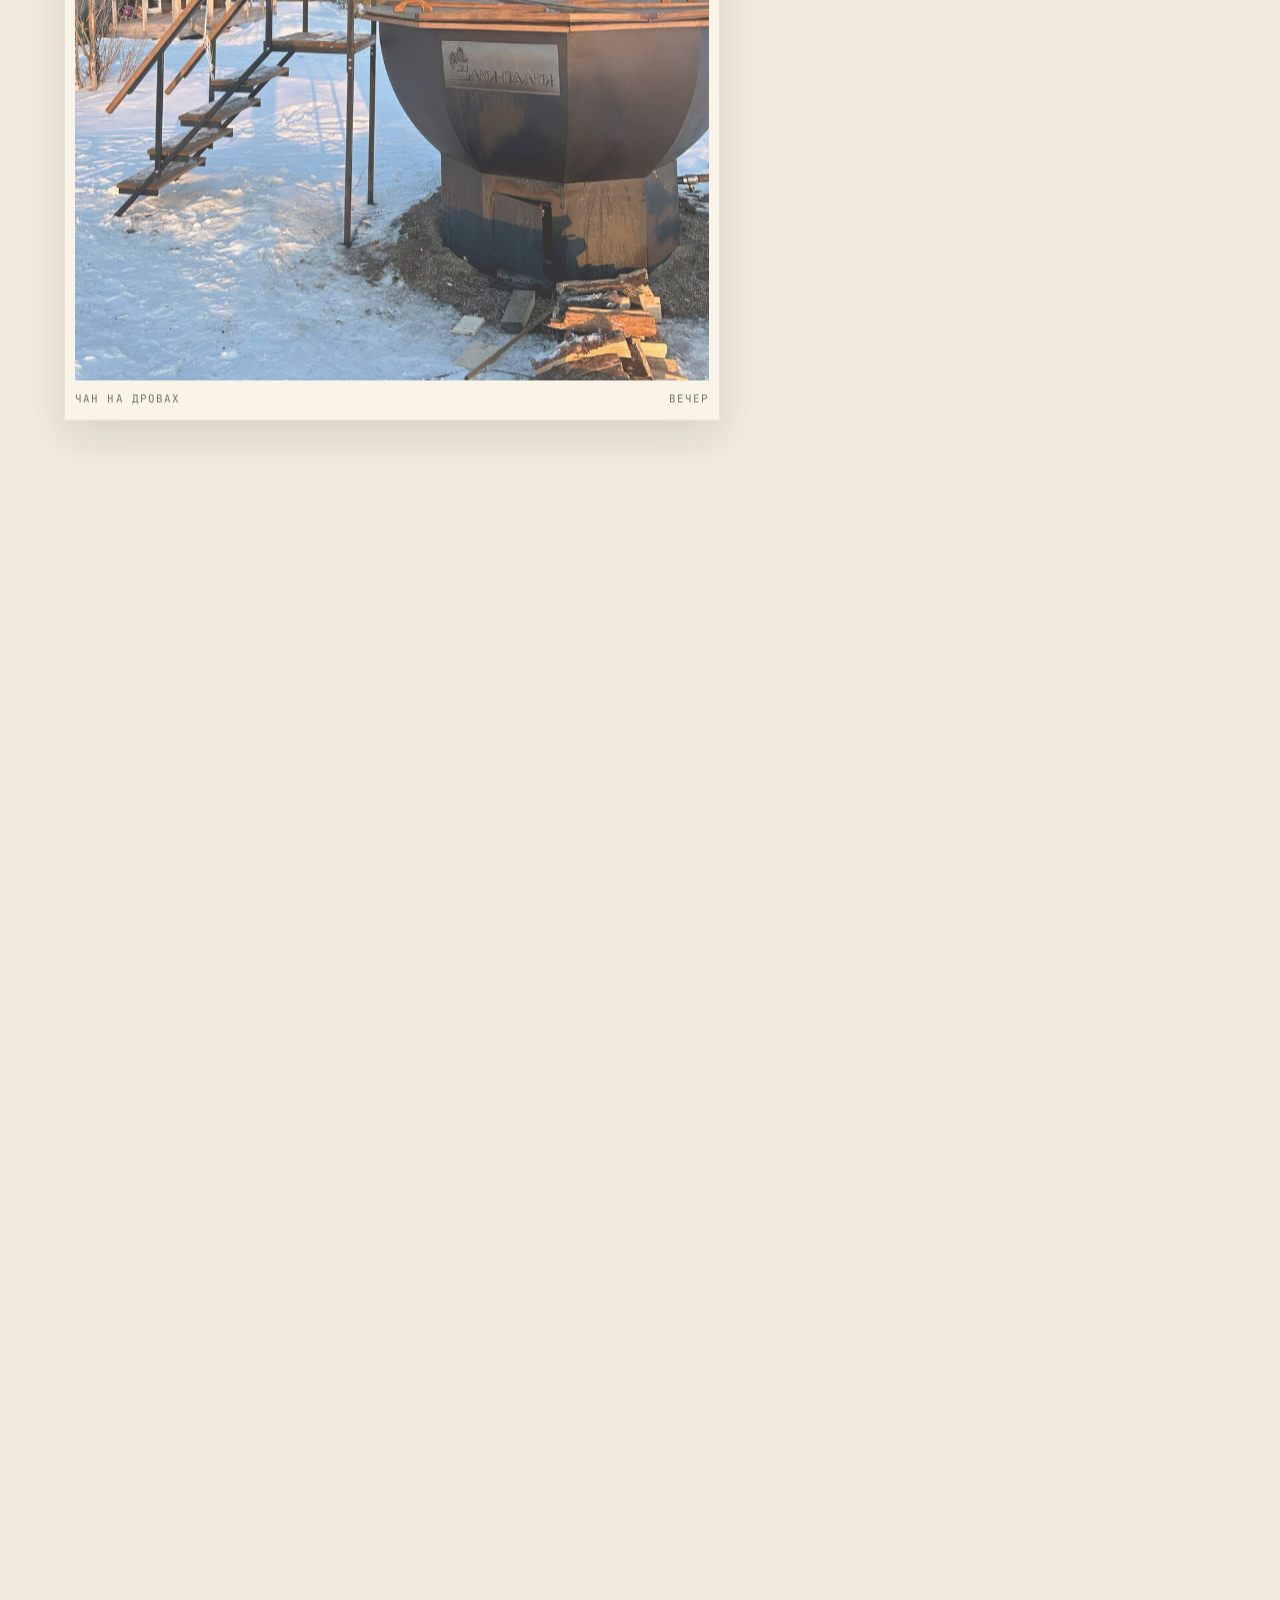
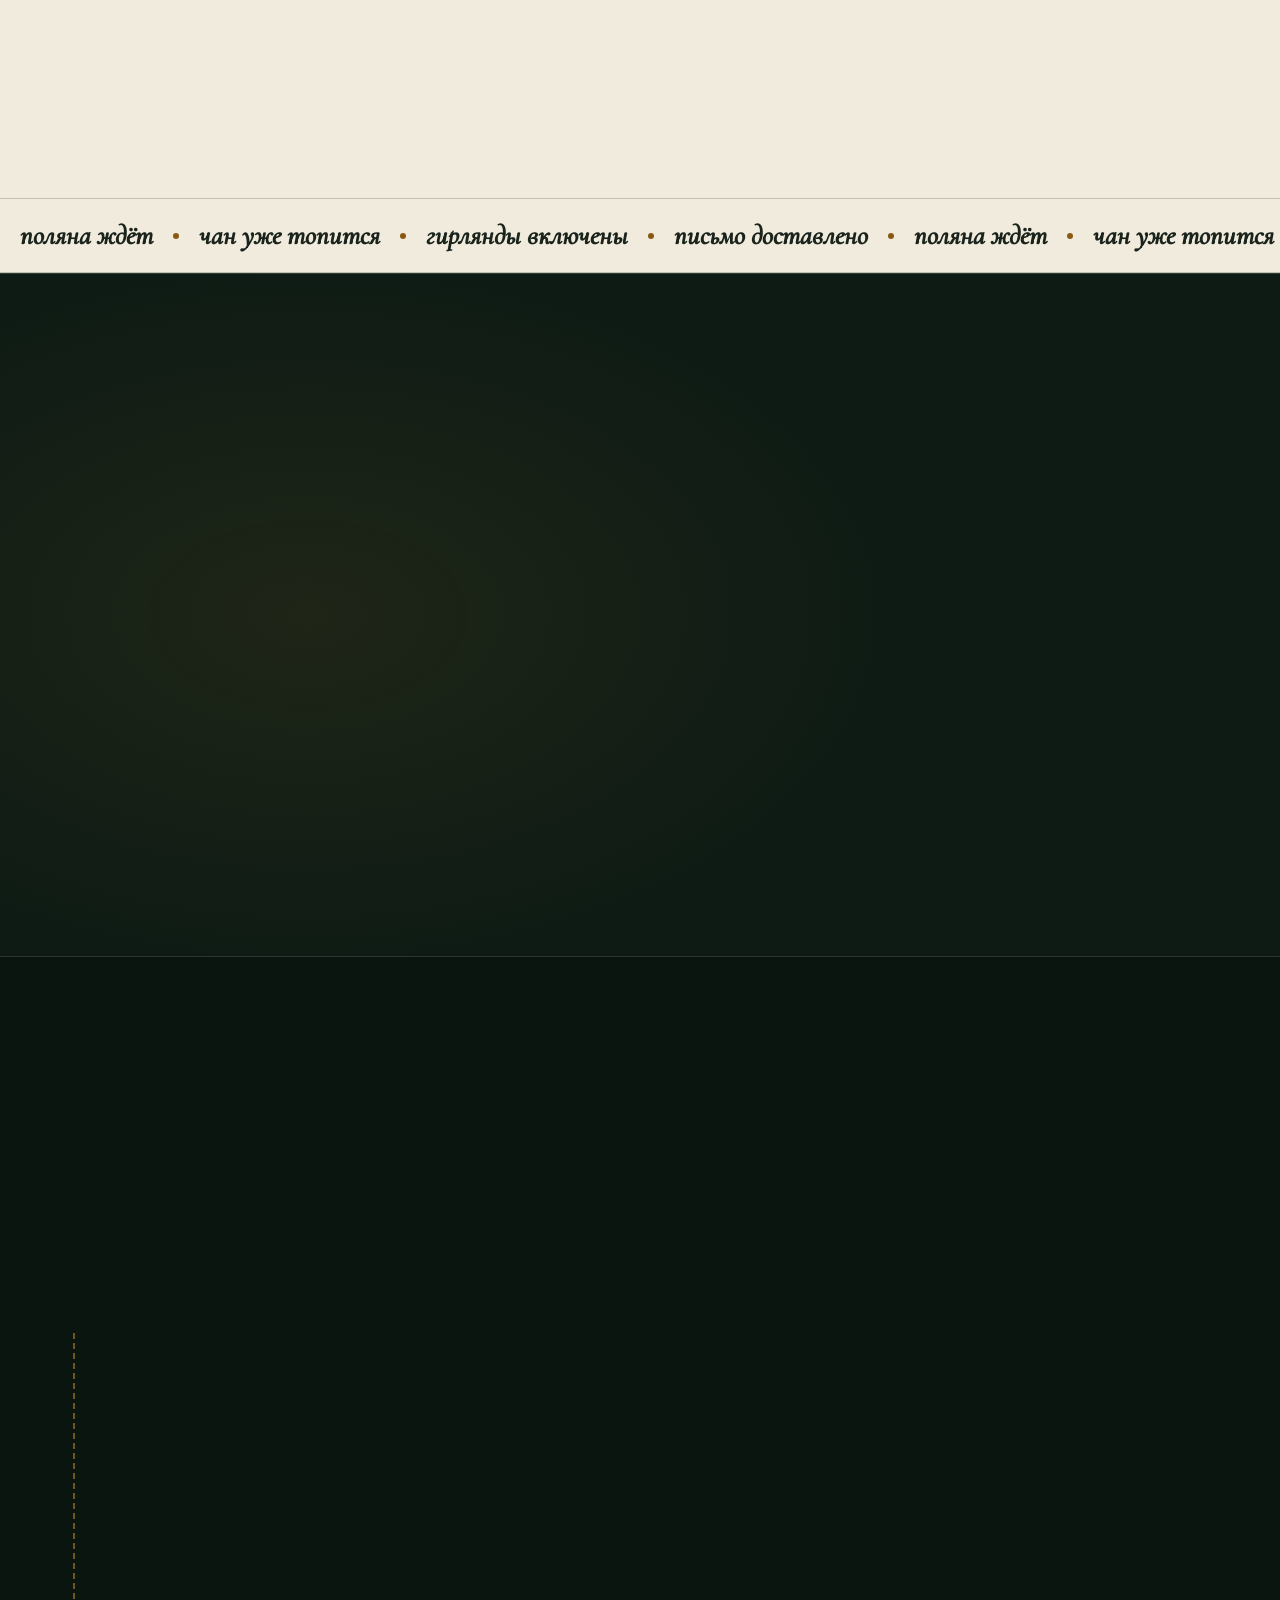
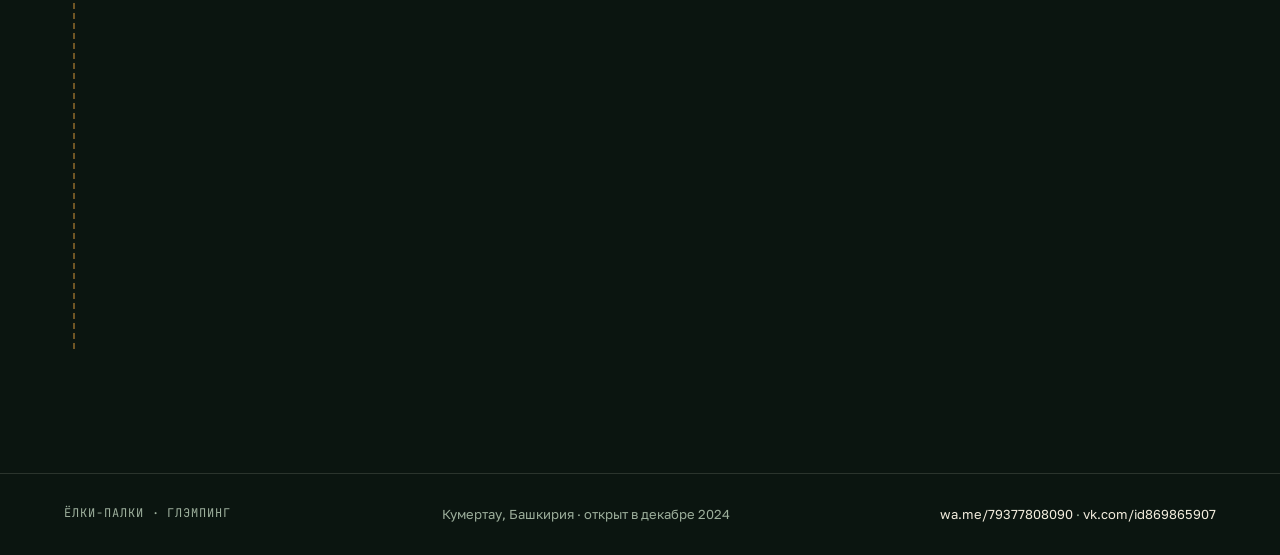
<file: pipeline/2026-09-29/elki-palki/site/index.html>
<!DOCTYPE html>
<html lang="ru">
<head>
<meta charset="UTF-8">
<meta name="viewport" content="width=device-width, initial-scale=1.0">
<title>Ёлки-Палки — глэмпинг в Кумертау: зимняя сказка, которую можно забронировать</title>
<meta name="description" content="Глэмпинг «Ёлки-Палки» в Кумертау (Башкирия): A-frame домики в соснах, чан на дровах, баня на берегу, пляж и сапы. Письмо с поляны — открыты с декабря 2024.">
<link rel="stylesheet" href="fonts/fonts.css">
<style>
  :root{
    --night:#0E1B14;
    --night-2:#0B1510;
    --amber:#E8A33D;
    --amber-line:rgba(232,163,61,.45);
    --paper:#F1EBDD;
    --paper-2:#FBF6EA;
    --ink:#1A241C;
    --ink-soft:#4A5548;
    --ink-amber:#8A5A14;
    --ink-line:rgba(26,36,28,.22);
    --cream:#F2ECDD;
    --muted:#9DAF9C;
    --line-d:rgba(242,236,221,.14);
  }
  *{margin:0;padding:0;box-sizing:border-box}
  html{scroll-behavior:smooth}
  html,body{overflow-x:hidden}
  body{
    background:var(--night);
    color:var(--cream);
    font-family:'Golos Text',system-ui,sans-serif;
    font-weight:400;
    font-size:17px;
    line-height:1.6;
    -webkit-font-smoothing:antialiased;
  }
  img{display:block;max-width:100%}
  a{color:inherit;text-decoration:none}
  ::selection{background:var(--amber);color:#161109}

  .mono{font-family:'JetBrains Mono',monospace;font-weight:400;letter-spacing:.08em;text-transform:uppercase;font-size:12px}
  .wrap{max-width:1340px;margin:0 auto}
  .sec{padding:clamp(64px,10vw,124px) clamp(20px,5vw,72px)}
  h2{
    font-family:'Cormorant',serif;font-weight:600;
    font-size:clamp(38px,5.2vw,74px);line-height:1.02;letter-spacing:-.01em;
  }

  /* ---------- кнопки: один класс, одна высота ---------- */
  .btn{
    display:inline-flex;align-items:center;justify-content:center;
    height:54px;padding:0 30px;border-radius:999px;
    font-family:'Golos Text',sans-serif;font-weight:500;font-size:15px;
    background:var(--amber);color:#161109;
    border:1px solid var(--amber);
    transition:transform .25s,box-shadow .25s,border-color .25s,color .25s;
    white-space:nowrap;cursor:pointer;
  }
  .btn:hover{transform:translateY(-2px);box-shadow:0 10px 30px rgba(232,163,61,.35)}

  /* =========================================================
     ЗОНА 1 — ОТКРЫТКА: full-viewport фото + письмо поверх края
     ========================================================= */
  .hero{
    position:relative;min-height:100svh;overflow:hidden;
    display:flex;align-items:flex-end;
    padding:clamp(96px,13vh,150px) clamp(20px,5vw,88px) clamp(56px,9vh,104px);
  }
  .hero-bg{position:absolute;inset:0;z-index:0}
  .hero-bg img{width:100%;height:100%;object-fit:cover;filter:saturate(.95) contrast(1.05)}
  .hero-bg::after{
    content:"";position:absolute;inset:0;
    background:
      radial-gradient(115% 90% at 55% 42%,transparent 42%,rgba(8,16,11,.52) 100%),
      linear-gradient(180deg,rgba(8,16,11,.55),transparent 24%),
      linear-gradient(0deg,rgba(8,16,11,.6),transparent 46%),
      linear-gradient(90deg,rgba(8,16,11,.32),transparent 42%);
  }
  .note{
    position:absolute;z-index:2;color:rgba(242,236,221,.92);
    text-shadow:0 1px 12px rgba(0,0,0,.5);line-height:1.75;
  }
  .note--tl{top:clamp(20px,4vw,44px);left:clamp(20px,5vw,88px)}
  .note--tr{top:clamp(20px,4vw,44px);right:clamp(20px,5vw,88px);text-align:right}

  /* бумажная карточка-письмо, смещена в левый нижний угол */
  .letter{
    position:relative;z-index:3;
    width:min(760px,100%);
    background:linear-gradient(180deg,var(--paper-2),var(--paper));
    color:var(--ink);
    padding:clamp(26px,3.4vw,46px) clamp(22px,3.6vw,56px) clamp(30px,3.6vw,50px);
    box-shadow:0 34px 90px rgba(0,0,0,.5);
    transform:rotate(-.7deg);
  }
  .letter-head{
    display:flex;align-items:baseline;justify-content:space-between;gap:16px;
    padding-bottom:16px;margin-bottom:clamp(20px,2.6vw,30px);
    border-bottom:1px solid var(--ink-line);
  }
  .letter-brand{font-family:'Cormorant',serif;font-weight:700;font-size:26px;letter-spacing:.02em}
  .letter-brand em{font-style:italic;color:var(--ink-amber)}
  .letter-tag{color:var(--ink-amber);white-space:nowrap}
  h1{
    font-family:'Cormorant',serif;font-weight:600;
    font-size:clamp(40px,6.1vw,90px);
    line-height:1;letter-spacing:-.01em;color:var(--ink);
  }
  h1 .row{display:block}
  .hl{
    background:var(--amber);color:#161109;
    padding:0 .14em .05em;
    -webkit-box-decoration-break:clone;box-decoration-break:clone;
  }
  .letter-text{
    margin-top:clamp(18px,2.4vw,26px);max-width:32em;
    font-size:clamp(15.5px,1.3vw,18px);color:var(--ink-soft);
  }
  .letter-text strong{color:var(--ink);font-weight:500}
  .letter-actions{display:flex;align-items:center;gap:22px;margin-top:clamp(24px,3vw,36px);flex-wrap:wrap}
  .txtlink{
    font-weight:500;font-size:15px;color:var(--ink-amber);
    border-bottom:1px solid rgba(138,90,20,.45);padding-bottom:2px;
    transition:color .25s,border-color .25s;
  }
  .txtlink:hover{color:var(--ink);border-color:var(--ink)}

  /* марка + круглый постмарк на углу письма */
  .letter-stamp{
    position:absolute;top:0;right:clamp(18px,4vw,40px);z-index:4;
    display:flex;align-items:flex-start;
    transform:translateY(-56%);
  }
  .stamp{
    width:82px;background:var(--paper-2);padding:5px;
    box-shadow:0 10px 24px rgba(0,0,0,.3);
    transform:rotate(-5deg);
  }
  .stamp img{width:100%;aspect-ratio:1;object-fit:cover;filter:saturate(.9) contrast(1.05)}
  .postmark{
    position:relative;width:106px;height:106px;flex:none;
    margin-left:-26px;margin-top:12px;
    border-radius:50%;border:1.6px dashed rgba(26,36,28,.6);
    background:rgba(241,235,221,.9);
    display:flex;align-items:center;justify-content:center;text-align:center;
    transform:rotate(9deg);
  }
  .postmark::before{
    content:"";position:absolute;inset:5px;border-radius:50%;
    border:1px solid rgba(26,36,28,.35);
  }
  .postmark span{
    font-family:'JetBrains Mono',monospace;font-size:9.5px;
    letter-spacing:.14em;text-transform:uppercase;line-height:1.8;
    color:var(--ink-soft);
  }

  /* =========================================================
     ЗОНА 2 — ДНЕВНИК ПОЛЯНЫ: записи + вплетённые фото
     ========================================================= */
  .diary{background:var(--paper);color:var(--ink)}
  .d-head{display:flex;align-items:flex-end;justify-content:space-between;gap:24px;margin-bottom:clamp(44px,6vw,84px)}
  .d-head h2{color:var(--ink)}
  .kicker-ink{color:var(--ink-amber);display:block;margin-bottom:18px}
  .d-head .kicker-ink{margin-bottom:6px}

  .d-grid{
    display:grid;grid-template-columns:repeat(12,minmax(0,1fr));
    column-gap:clamp(20px,3vw,44px);row-gap:clamp(56px,7vw,104px);
  }
  /* вклеенные фото: бумажная рамка, как в альбоме */
  .ph{
    background:var(--paper-2);padding:10px 10px 12px;
    border:1px solid rgba(26,36,28,.08);
    box-shadow:0 16px 40px rgba(26,36,28,.16);
  }
  .ph img{width:100%;object-fit:cover;filter:saturate(.92) contrast(1.05)}
  .ph figcaption{
    margin-top:10px;display:flex;justify-content:space-between;gap:12px;
    color:var(--ink-soft);font-size:11px;letter-spacing:.1em;
  }
  .ph--chan{grid-column:1/8;grid-row:1/3;align-self:start}
  .ph--chan img{aspect-ratio:4/5}
  .ph--int{grid-column:8/12;grid-row:3;align-self:start;transform:translateY(clamp(24px,3vw,48px))}
  .ph--int img{aspect-ratio:4/3}
  .ph--wide{grid-column:1/13;grid-row:4}
  .ph--wide img{aspect-ratio:21/8}

  .entry{align-self:start}
  .e-1{grid-column:9/13;grid-row:1;align-self:end;padding-bottom:6px}
  .e-2{grid-column:9/13;grid-row:2}
  .e-3{grid-column:1/7;grid-row:3}
  .e-4{grid-column:1/7;grid-row:5}
  .e-5{grid-column:8/13;grid-row:5}
  .elabel{color:var(--ink-amber);display:block;margin-bottom:14px}
  .eline{
    font-family:'Cormorant',serif;font-weight:500;font-style:italic;
    font-size:clamp(21px,2.3vw,30px);line-height:1.28;color:var(--ink);
  }
  .esub{margin-top:14px;font-size:14.5px;color:var(--ink-soft);max-width:26em}

  /* строка-подпись на открытке (один короткий marquee) */
  .mq{
    background:var(--paper);overflow:hidden;
    border-top:1px solid var(--ink-line);border-bottom:1px solid var(--ink-line);
  }
  .mq-track{display:flex;width:max-content;animation:mq 28s linear infinite}
  .mq-group{display:flex;align-items:center;padding:15px 0}
  .mq-group span{
    font-family:'Cormorant',serif;font-style:italic;font-weight:600;
    font-size:clamp(19px,2.1vw,27px);color:var(--ink);white-space:nowrap;padding:0 20px;
  }
  .mq-group i{width:6px;height:6px;border-radius:50%;background:var(--ink-amber);flex:none}
  @keyframes mq{to{transform:translateX(-50%)}}

  /* =========================================================
     ЗОНА 3 — ОТКРЫТКА С МАРКОЙ: рейтинг на обороте
     ========================================================= */
  .rating{
    background:
      radial-gradient(900px 540px at 24% 50%,rgba(232,163,61,.08),transparent 65%),
      var(--night);
    border-top:1px solid var(--line-d);
    overflow:hidden;
  }
  .r-cap{color:var(--amber);display:block;text-align:center;margin-bottom:clamp(40px,6vw,72px)}
  .pcard{
    position:relative;max-width:960px;margin:0 auto;
    background:linear-gradient(180deg,var(--paper-2),var(--paper));
    color:var(--ink);
    display:grid;grid-template-columns:minmax(0,1.05fr) minmax(0,.95fr);
    gap:clamp(24px,4vw,56px);
    padding:clamp(30px,4vw,54px) clamp(24px,4.5vw,60px);
    box-shadow:0 42px 110px rgba(0,0,0,.55);
    transform:rotate(-1.2deg);
  }
  .pc-msg{align-self:center}
  .pc-kicker{color:var(--ink-amber);display:block;margin-bottom:18px}
  .pc-line{
    font-family:'Cormorant',serif;font-style:italic;font-weight:500;
    font-size:clamp(21px,2.3vw,30px);line-height:1.3;
  }
  .pc-sign{
    margin-top:20px;font-family:'Cormorant',serif;font-style:italic;
    font-size:19px;color:var(--ink-soft);
  }
  .pc-num{
    border-left:1px solid var(--ink-line);
    padding-left:clamp(24px,4vw,56px);
    display:flex;flex-direction:column;justify-content:center;align-items:flex-start;
  }
  .pc-big{
    font-family:'Cormorant',serif;font-weight:700;color:var(--ink);
    font-size:clamp(96px,13vw,188px);line-height:.9;letter-spacing:-.02em;
  }
  .pc-big span{font-size:.32em;color:var(--ink-amber);font-weight:600}
  .pc-src{color:var(--ink-amber);margin-top:10px}
  .pc-addr{color:var(--ink-soft);margin-top:18px;font-size:11px}
  .postmark--r{
    position:absolute;top:0;right:clamp(18px,5vw,64px);z-index:2;
    margin:0;transform:translateY(-48%) rotate(10deg);
    width:112px;height:112px;
  }

  /* =========================================================
     ЗОНА 4 — ТРОПА К CTA: пунктирная янтарная линия-путь
     ========================================================= */
  .trailsec{background:var(--night-2);border-top:1px solid var(--line-d)}
  .t-kicker{color:var(--amber);display:block;margin-bottom:20px}
  .trail{
    margin-top:clamp(44px,6vw,80px);margin-left:9px;
    padding-left:clamp(26px,5vw,72px);
    border-left:2px dashed var(--amber-line);
    max-width:760px;
  }
  .t-stop{position:relative;padding:clamp(14px,2.2vw,24px) 0}
  .t-stop::before{
    content:"";position:absolute;
    top:calc(clamp(14px,2.2vw,24px) + .62em);
    left:calc(-1 * clamp(26px,5vw,72px) - 7px);
    width:11px;height:11px;border-radius:50%;
    background:var(--night-2);border:2px solid var(--amber);
  }
  .t-stop--final::before{background:var(--amber);box-shadow:0 0 18px rgba(232,163,61,.6)}
  .t-label{color:var(--amber);display:block;margin-bottom:10px}
  .t-text{color:var(--muted);font-size:16px;max-width:32em}
  .t-text strong{color:var(--cream);font-weight:500}
  .t-final-line{
    font-family:'Cormorant',serif;font-weight:600;color:var(--cream);
    font-size:clamp(30px,4vw,54px);line-height:1.05;margin:6px 0 24px;
  }
  .t-alt{margin-top:24px;font-size:14.5px;color:var(--muted)}
  .t-alt a{color:var(--amber);border-bottom:1px solid rgba(232,163,61,.4);padding-bottom:2px}
  .t-alt a:hover{border-color:var(--amber)}

  footer{
    padding:30px clamp(20px,5vw,72px);
    display:flex;justify-content:space-between;gap:14px;flex-wrap:wrap;
    border-top:1px solid var(--line-d);background:var(--night-2);
    color:var(--muted);font-size:13px;
  }
  footer a{color:var(--cream)}
  footer a:hover{color:var(--amber)}

  [data-rise]{will-change:transform,opacity}

  /* ---------- 1024 ---------- */
  @media (max-width:1024px){
    .d-grid{grid-template-columns:1fr;row-gap:clamp(44px,6vw,64px)}
    .ph--chan,.ph--int,.ph--wide,.e-1,.e-2,.e-3,.e-4,.e-5{grid-column:1/-1;grid-row:auto;transform:none;padding-bottom:0}
    .ph--chan{max-width:560px}
    .ph--int{max-width:440px}
    .ph--wide{max-width:none}
    .ph--wide img{aspect-ratio:16/9}
    .pcard{grid-template-columns:1fr;max-width:620px;transform:rotate(-.9deg)}
    .pc-num{border-left:none;border-top:1px solid var(--ink-line);padding-left:0;padding-top:clamp(24px,4vw,36px)}
    .postmark--r{width:96px;height:96px;right:22px}
    .d-head{flex-direction:column;align-items:flex-start;gap:14px}
  }

  /* ---------- 640 / 375 ---------- */
  @media (max-width:640px){
    body{font-size:16px}
    .hero{padding:108px 20px 44px}
    .note--tr{display:none}
    .letter{transform:rotate(-.5deg);padding:64px 20px 30px}
    h1{font-size:clamp(38px,10.6vw,44px)}
    .letter-head{padding-bottom:12px;margin-bottom:18px}
    .letter-brand{font-size:23px}
    .letter-actions{gap:16px}
    .letter-actions .btn{width:100%}
    .letter-stamp{right:14px}
    .stamp{width:62px}
    .postmark{width:84px;height:84px;margin-left:-18px;margin-top:8px}
    .postmark span{font-size:8px;letter-spacing:.1em}
    .ph{padding:8px 8px 10px}
    .ph--wide img{aspect-ratio:16/10}
    .pcard{padding:56px 22px 32px}
    .postmark--r{width:80px;height:80px;right:14px}
    .trail{margin-left:6px;padding-left:26px}
    .t-stop::before{left:calc(-26px - 7px)}
    footer{flex-direction:column;gap:8px}
  }

  @media (prefers-reduced-motion:reduce){
    html{scroll-behavior:auto}
    *,*::before,*::after{animation:none!important;transition:none!important}
    .mq-track{animation:none}
  }
</style>
</head>
<body>

<!-- ============ ЗОНА 1 · ОТКРЫТКА ============ -->
<section class="hero" id="top">
  <div class="hero-bg" aria-hidden="true">
    <img src="img/aframe-night.jpg" alt="">
  </div>

  <p class="note note--tl mono">глэмпинг «Ёлки-Палки»<br>Кумертау · Башкирия</p>
  <p class="note note--tr mono">поляна в соснах<br>открыто · дек 2024</p>

  <article class="letter" data-letter>
    <div class="letter-stamp" aria-hidden="true">
      <div class="stamp"><img src="img/aframe-snow.jpg" alt=""></div>
      <div class="postmark"><span>Кумертау<br>дек 2024</span></div>
    </div>

    <header class="letter-head">
      <span class="letter-brand">Ёлки<em>-</em>Палки</span>
      <span class="mono letter-tag">письмо с поляны</span>
    </header>

    <h1>
      <span class="row">Зимняя сказка,</span>
      <span class="row">которую можно</span>
      <span class="row"><span class="hl">забронировать</span></span>
    </h1>

    <p class="letter-text">A-frame домики в соснах, <strong>чан на дровах</strong>, баня у самой воды и гирлянды до темна. Мы на поляне под Кумертау — пишем честно, без агрегаторов.</p>

    <div class="letter-actions">
      <a class="btn" href="https://wa.me/79377808090" target="_blank" rel="noopener">Написать в WhatsApp</a>
      <a class="txtlink" href="#diary">что там есть ↓</a>
    </div>
  </article>
</section>

<!-- ============ ЗОНА 2 · ДНЕВНИК ПОЛЯНЫ ============ -->
<section class="sec diary" id="diary">
  <div class="wrap">
    <div class="d-head" data-rise>
      <h2>Дневник поляны</h2>
      <p class="mono kicker-ink">записки · от первого лица места</p>
    </div>

    <div class="d-grid">
      <figure class="ph ph--chan" data-rise>
        <img src="img/chan.jpg" alt="Фирменный чан «Ёлки-Палки» на дровах: табличка на борту, домик с гирляндами на фоне">
        <figcaption class="mono"><span>чан на дровах</span><span>вечер</span></figcaption>
      </figure>

      <div class="entry e-1" data-rise>
        <span class="mono elabel">вечер</span>
        <p class="eline">«С темнотой я топлю чан и зажигаю гирлянды. Пар над водой — и поляна горит, как ёлка.»</p>
        <p class="esub">Чан греется дровами, табличка на борту — настоящая, наша.</p>
      </div>

      <div class="entry e-2" data-rise>
        <span class="mono elabel">утро</span>
        <p class="eline">«Утро в A-frame пахнет деревом. В треугольном окне — снег и сосны. Будильник не нужен.»</p>
        <p class="esub">Домики-шалаши: тёплый свет, спальня наверху.</p>
      </div>

      <div class="entry e-3" data-rise>
        <span class="mono elabel">у воды</span>
        <p class="eline">«Баня стоит на берегу: попарились — и сразу к воде. Летом здесь пляж и сапы.»</p>
        <p class="esub">Парилка у самой кромки берега.</p>
      </div>

      <figure class="ph ph--int" data-rise>
        <img src="img/interior.jpg" alt="Интерьер A-frame домика: дерево, диван, антресоль-спальня" loading="lazy">
        <figcaption class="mono"><span>внутри a-frame</span><span>утро</span></figcaption>
      </figure>

      <figure class="ph ph--wide" data-rise>
        <img src="img/cabins-snow.jpg" alt="Ряд A-frame домиков в снегу на поляне" loading="lazy">
        <figcaption class="mono"><span>поляна зимой</span><span>декабрь</span></figcaption>
      </figure>

      <div class="entry e-4" data-rise>
        <span class="mono elabel">днём</span>
        <p class="eline">«Днём сосны держат тишину. Кому тихо слишком долго — у меня есть батут.»</p>
        <p class="esub">Батут на территории — детям и взрослым.</p>
      </div>

      <div class="entry e-5" data-rise>
        <span class="mono elabel">ночь</span>
        <p class="eline">«Ночью остаются только огоньки и звёзды. Темно ровно настолько, чтобы было красиво.»</p>
        <p class="esub">Гирлянды и подсветка — главный вечерний сценарий.</p>
      </div>
    </div>
  </div>
</section>

<!-- строка-подпись на обороте открытки -->
<div class="mq" aria-hidden="true">
  <div class="mq-track">
    <div class="mq-group">
      <span>поляна ждёт</span><i></i>
      <span>чан уже топится</span><i></i>
      <span>гирлянды включены</span><i></i>
      <span>письмо доставлено</span><i></i>
    </div>
    <div class="mq-group">
      <span>поляна ждёт</span><i></i>
      <span>чан уже топится</span><i></i>
      <span>гирлянды включены</span><i></i>
      <span>письмо доставлено</span><i></i>
    </div>
  </div>
</div>

<!-- ============ ЗОНА 3 · ОТКРЫТКА С МАРКОЙ ============ -->
<section class="sec rating">
  <div class="wrap">
    <span class="r-cap mono" data-rise>оборот открытки · оценка гостей</span>
    <article class="pcard" data-rise>
      <div class="postmark postmark--r" aria-hidden="true"><span>Кумертау<br>дек 2024</span></div>

      <div class="pc-msg">
        <span class="pc-kicker mono">привет с поляны</span>
        <p class="pc-line">«Открылись в декабре 2024 — а гости уже ставят нам почти максимум. Заезжайте, проверьте сами.»</p>
        <p class="pc-sign">— поляна «Ёлки-Палки»</p>
      </div>

      <div class="pc-num">
        <div class="pc-big">9,6<span>/10</span></div>
        <span class="pc-src mono">по Яндекс.Картам</span>
        <span class="pc-addr mono">Кумертау · Республика Башкортостан</span>
      </div>
    </article>
  </div>
</section>

<!-- ============ ЗОНА 4 · ТРОПА К CTA ============ -->
<section class="sec trailsec" id="go">
  <div class="wrap">
    <span class="t-kicker mono" data-rise>тропа от города к поляне</span>
    <h2 data-rise>До леса —<br>одно сообщение</h2>

    <div class="trail">
      <div class="t-stop" data-rise>
        <span class="t-label mono">остановка 01 · вы</span>
        <p class="t-text">Пишете в WhatsApp: <strong>+7 937 780-80-90</strong> — расскажите, когда и кто едет.</p>
      </div>
      <div class="t-stop" data-rise>
        <span class="t-label mono">остановка 02 · мы</span>
        <p class="t-text">Отвечаем, подсказываем по домикам и держим для вас даты.</p>
      </div>
      <div class="t-stop" data-rise>
        <span class="t-label mono">остановка 03 · поляна</span>
        <p class="t-text">Встречаем: A-frame в соснах, чан на дровах, баня у воды, гирлянды.</p>
      </div>
      <div class="t-stop t-stop--final" data-rise>
        <span class="t-label mono">конец тропы</span>
        <p class="t-final-line">Написать в WhatsApp</p>
        <a class="btn" href="https://wa.me/79377808090" target="_blank" rel="noopener">wa.me/79377808090</a>
        <p class="t-alt">Или сразу звоните: <a href="tel:+79377808090">+7 937 780-80-90</a> · владелец во ВКонтакте: <a href="https://vk.com/id869865907" target="_blank" rel="noopener">vk.com/id869865907</a></p>
      </div>
    </div>
  </div>
</section>

<footer>
  <span class="mono">Ёлки-Палки · глэмпинг</span>
  <span>Кумертау, Башкирия · открыт в декабре 2024</span>
  <span><a href="https://wa.me/79377808090" target="_blank" rel="noopener">wa.me/79377808090</a> · <a href="https://vk.com/id869865907" target="_blank" rel="noopener">vk.com/id869865907</a></span>
</footer>

<script src="js/gsap.min.js"></script>
<script src="js/ScrollTrigger.min.js"></script>
<script>
(function(){
  var reduce = window.matchMedia('(prefers-reduced-motion: reduce)').matches;
  if(reduce || !window.gsap || !window.ScrollTrigger){ return; }
  gsap.registerPlugin(ScrollTrigger);

  gsap.from('.letter',{y:56,opacity:0,rotation:-2.4,duration:1.05,ease:'power2.out',delay:.15});
  gsap.from('.letter-stamp',{scale:.5,opacity:0,rotation:-18,duration:.8,ease:'back.out(1.6)',delay:.7});
  gsap.from('.note',{opacity:0,y:-12,duration:.9,stagger:.15,ease:'power2.out',delay:.5});

  gsap.utils.toArray('[data-rise]').forEach(function(el){
    gsap.from(el,{
      y:34,opacity:0,duration:.9,ease:'power2.out',
      scrollTrigger:{trigger:el,start:'top 87%',once:true}
    });
  });
})();
</script>
</body>
</html>
</file>
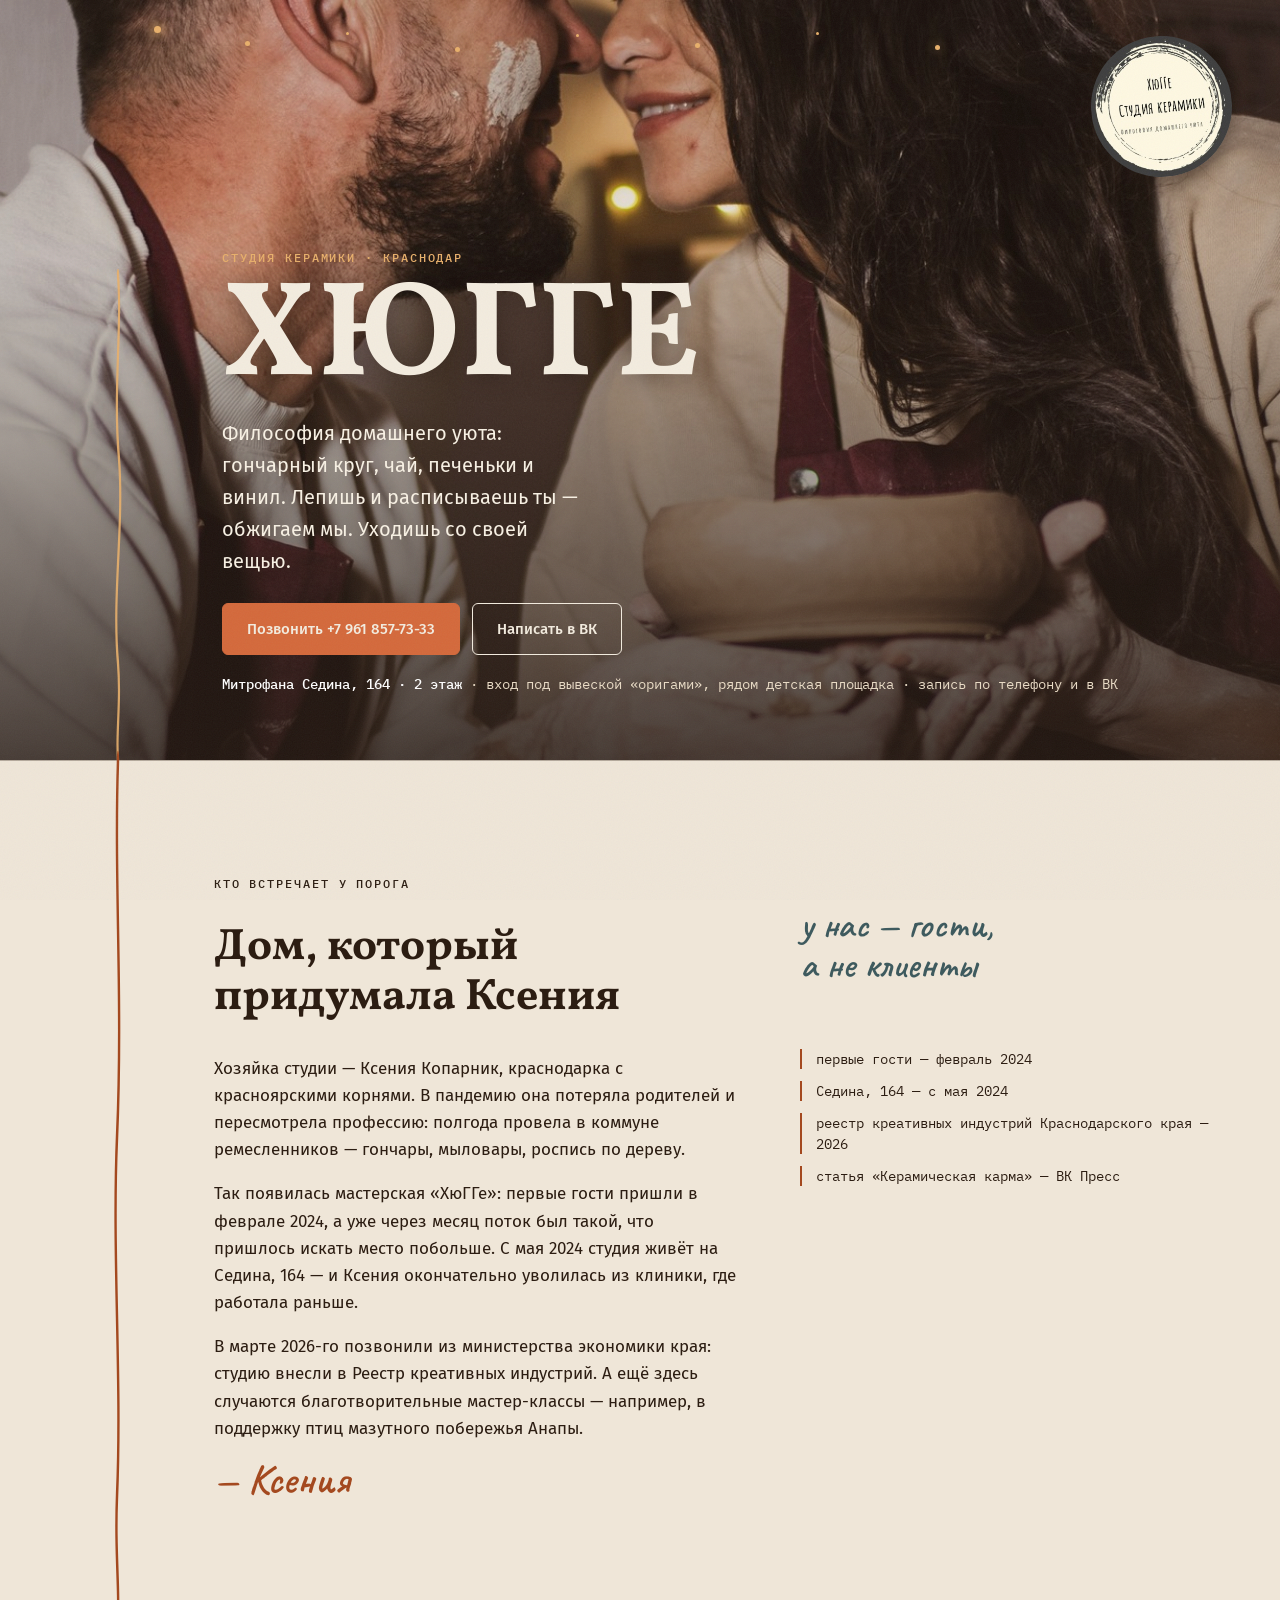
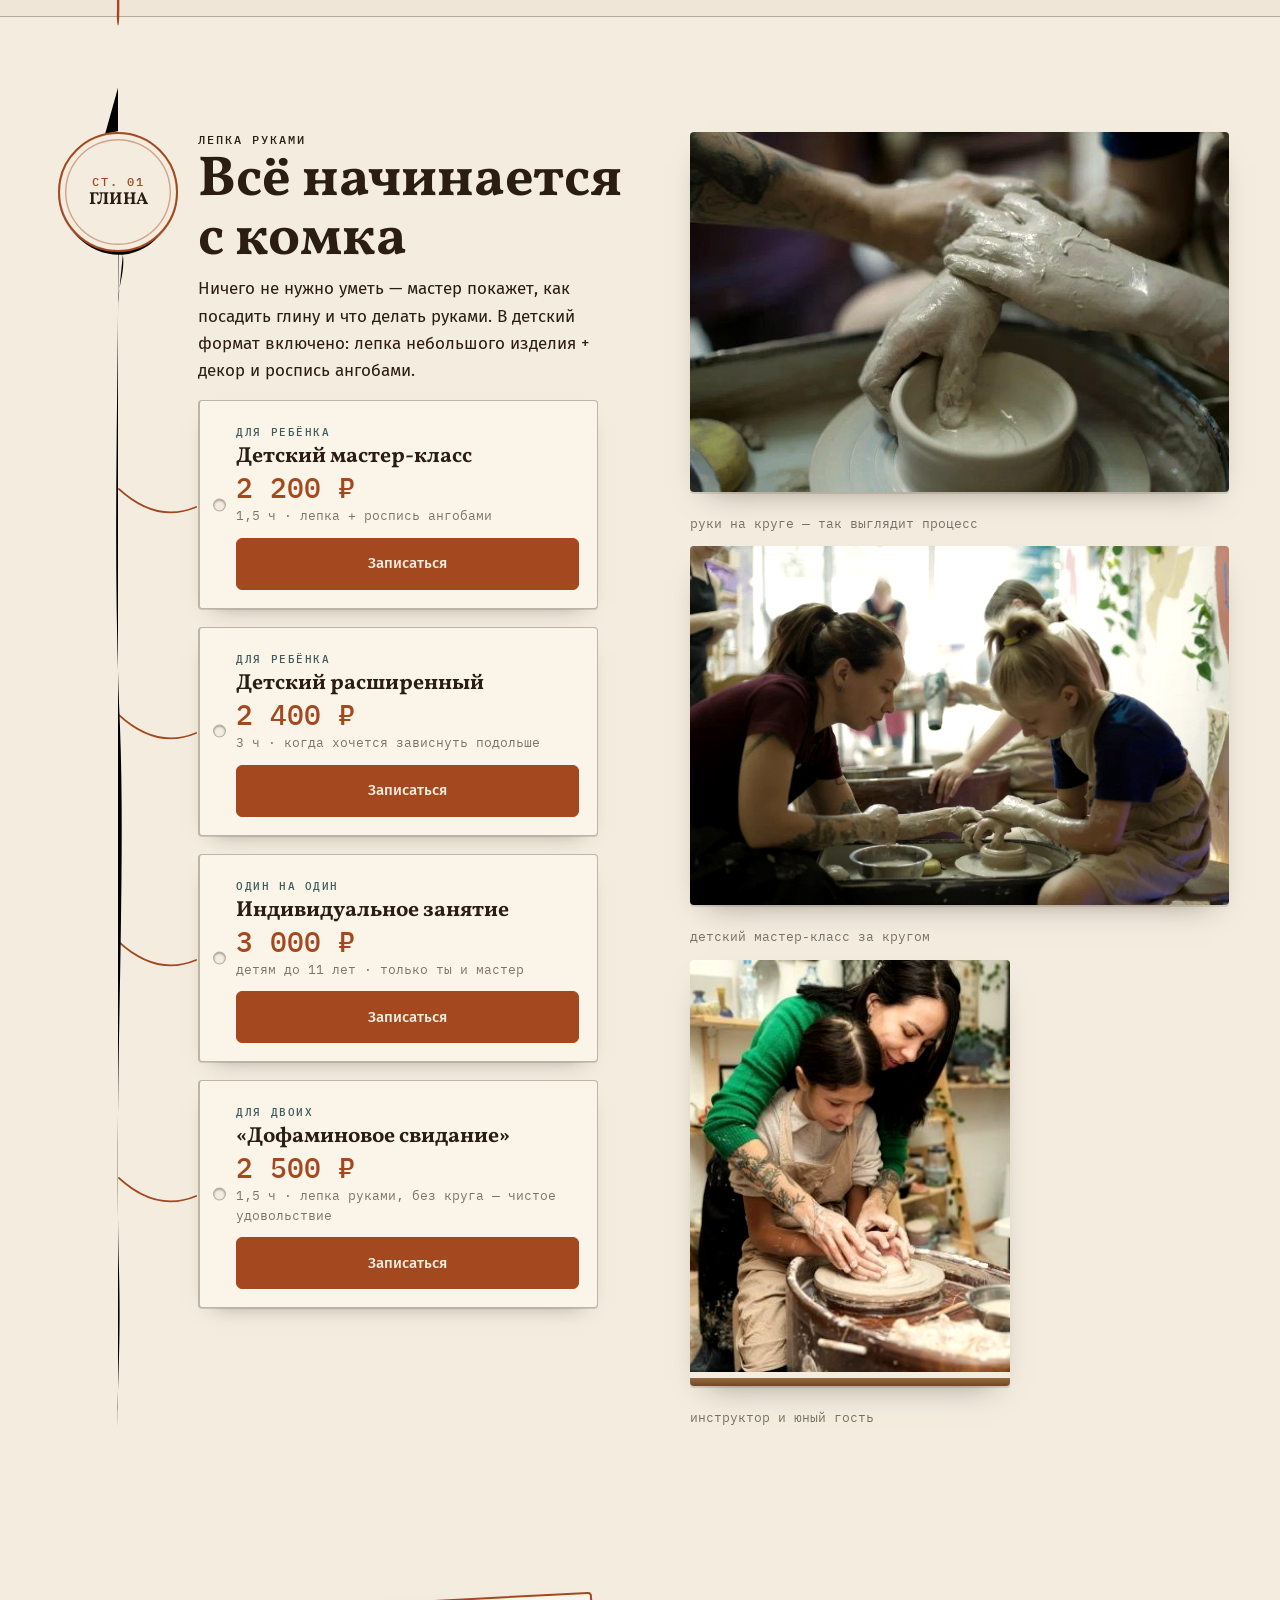
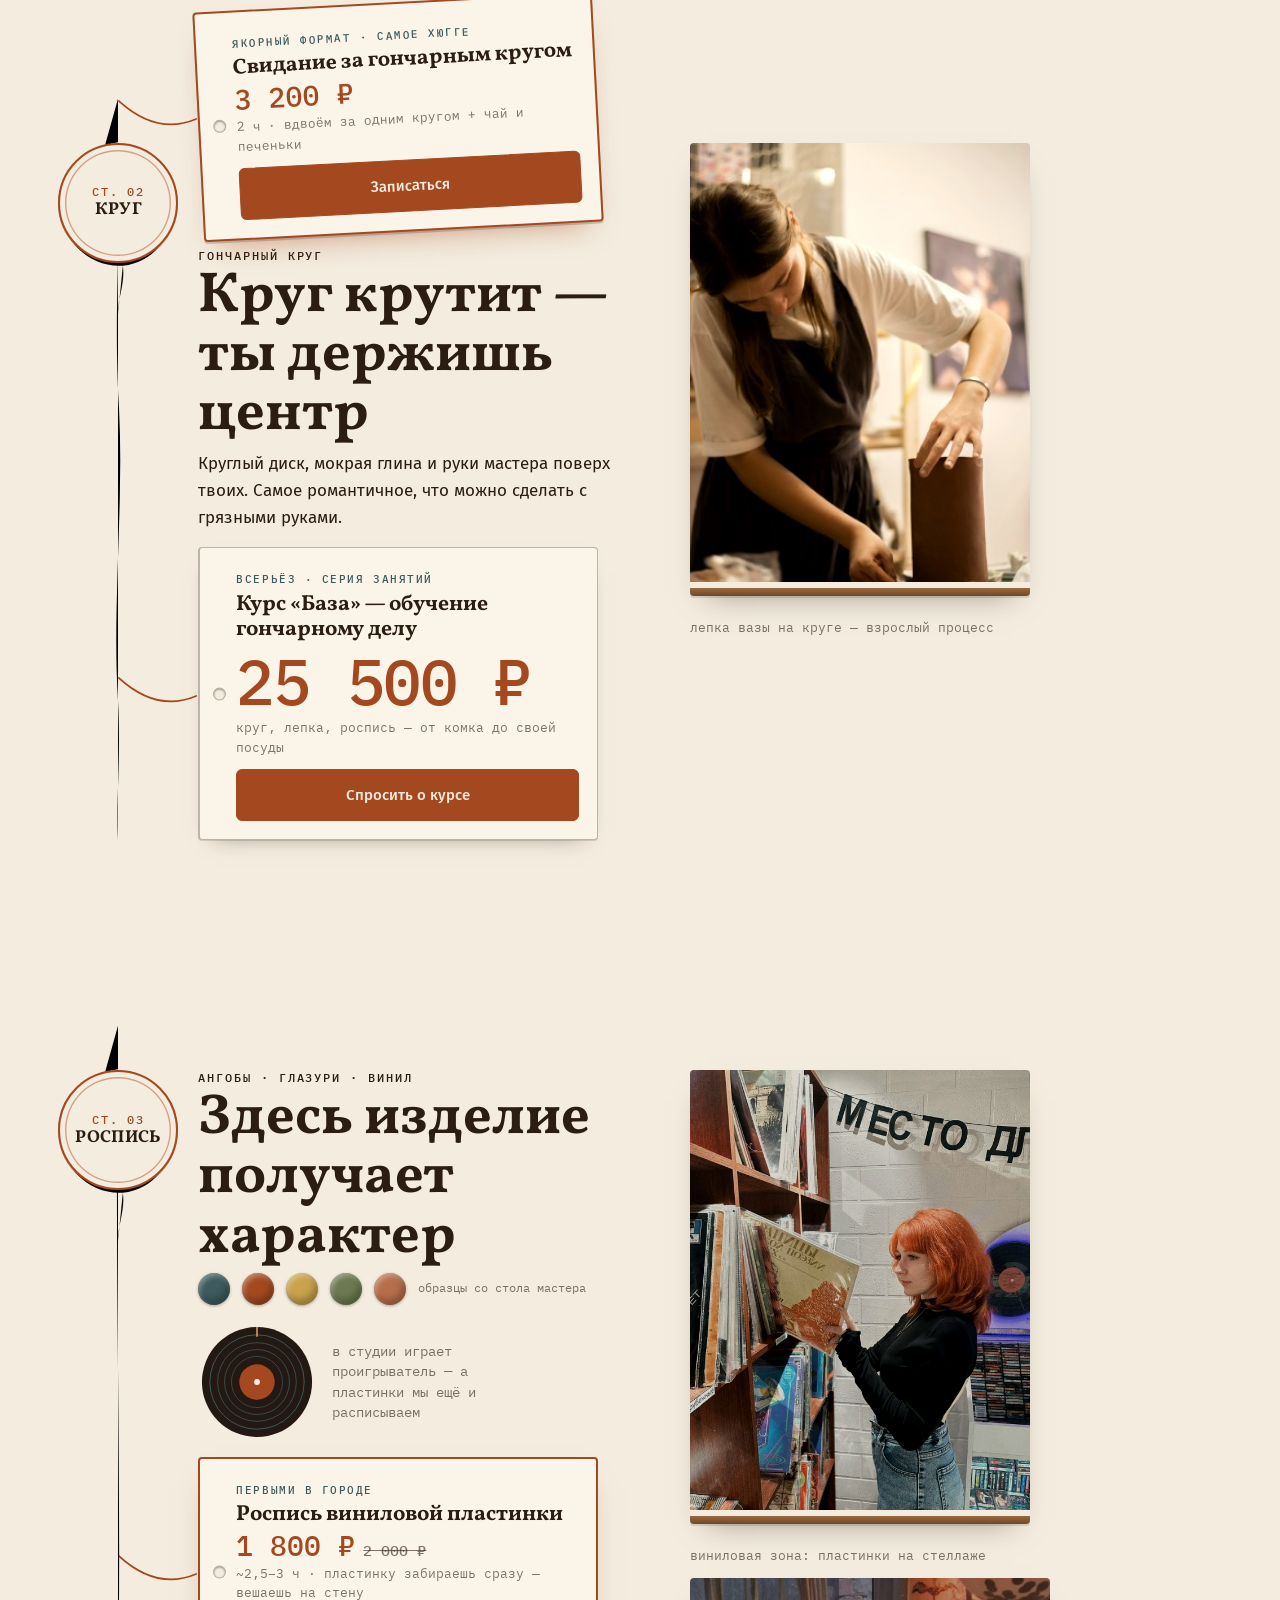
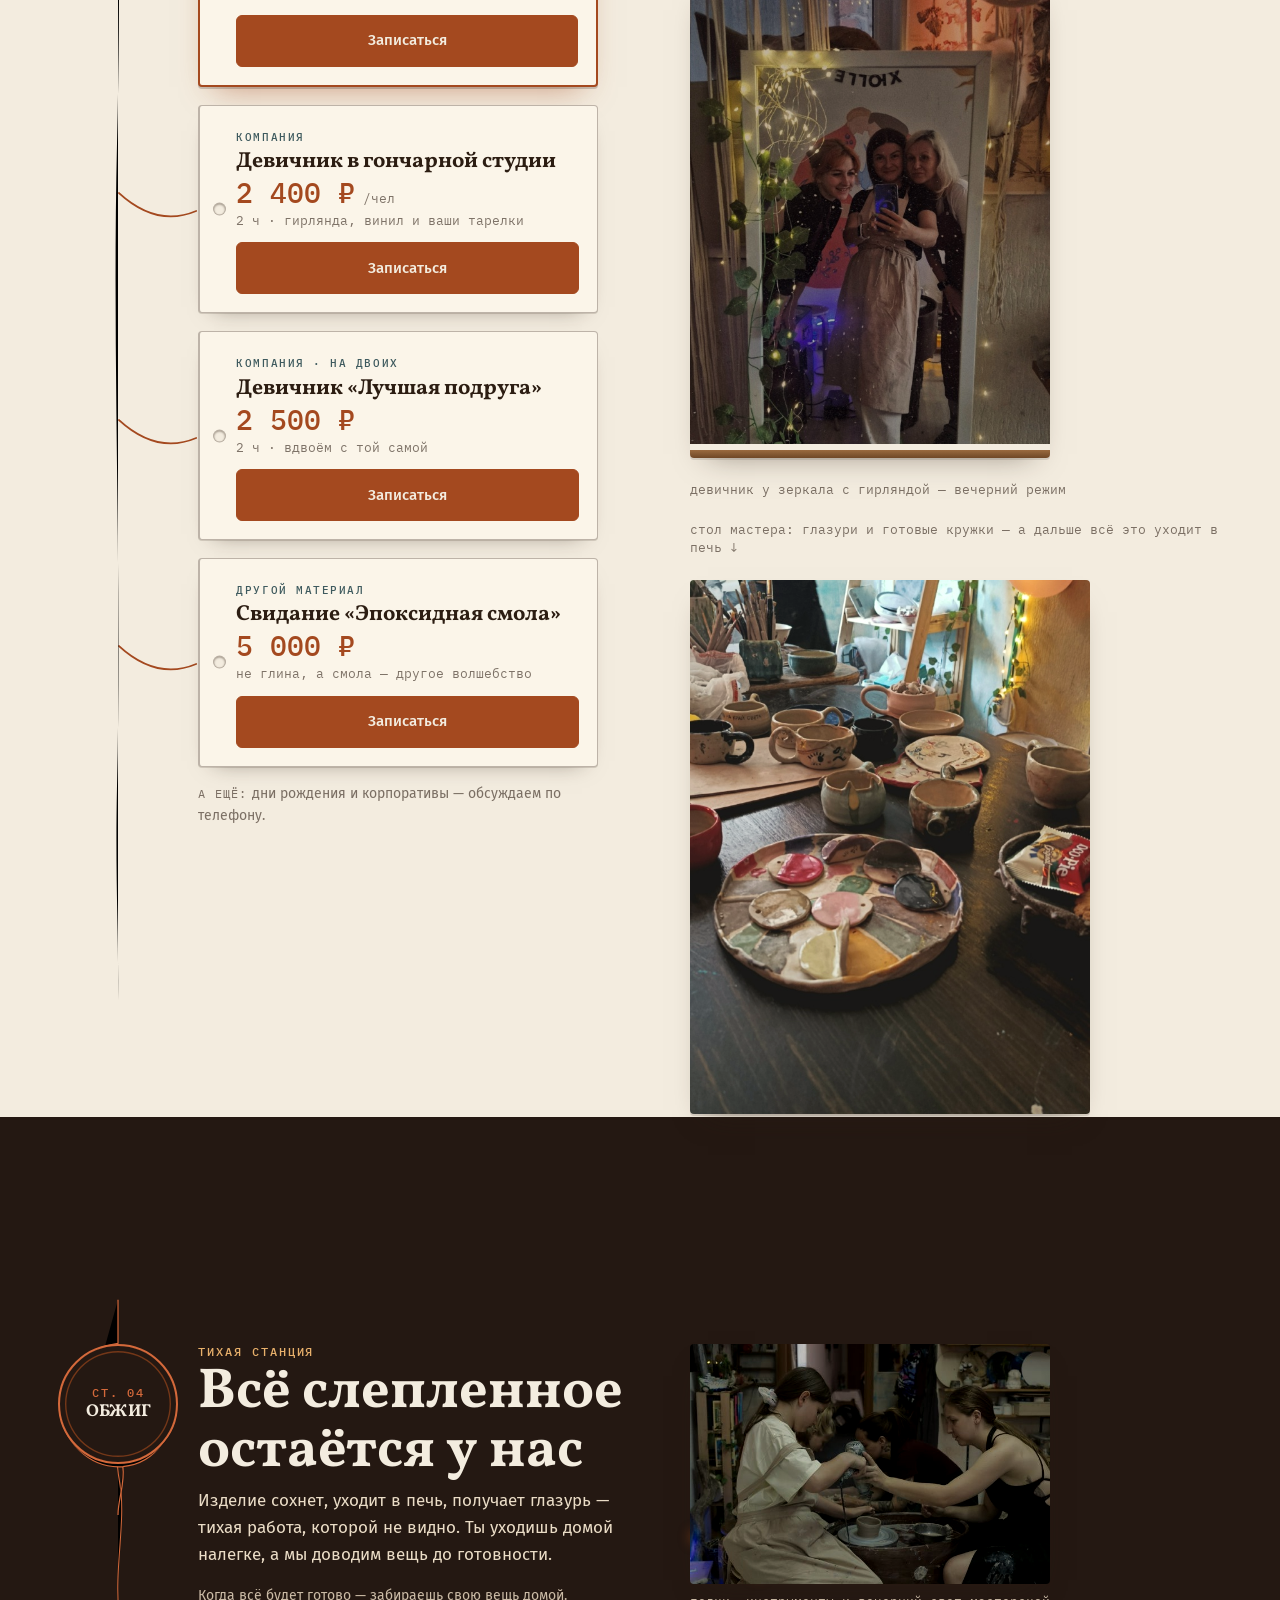
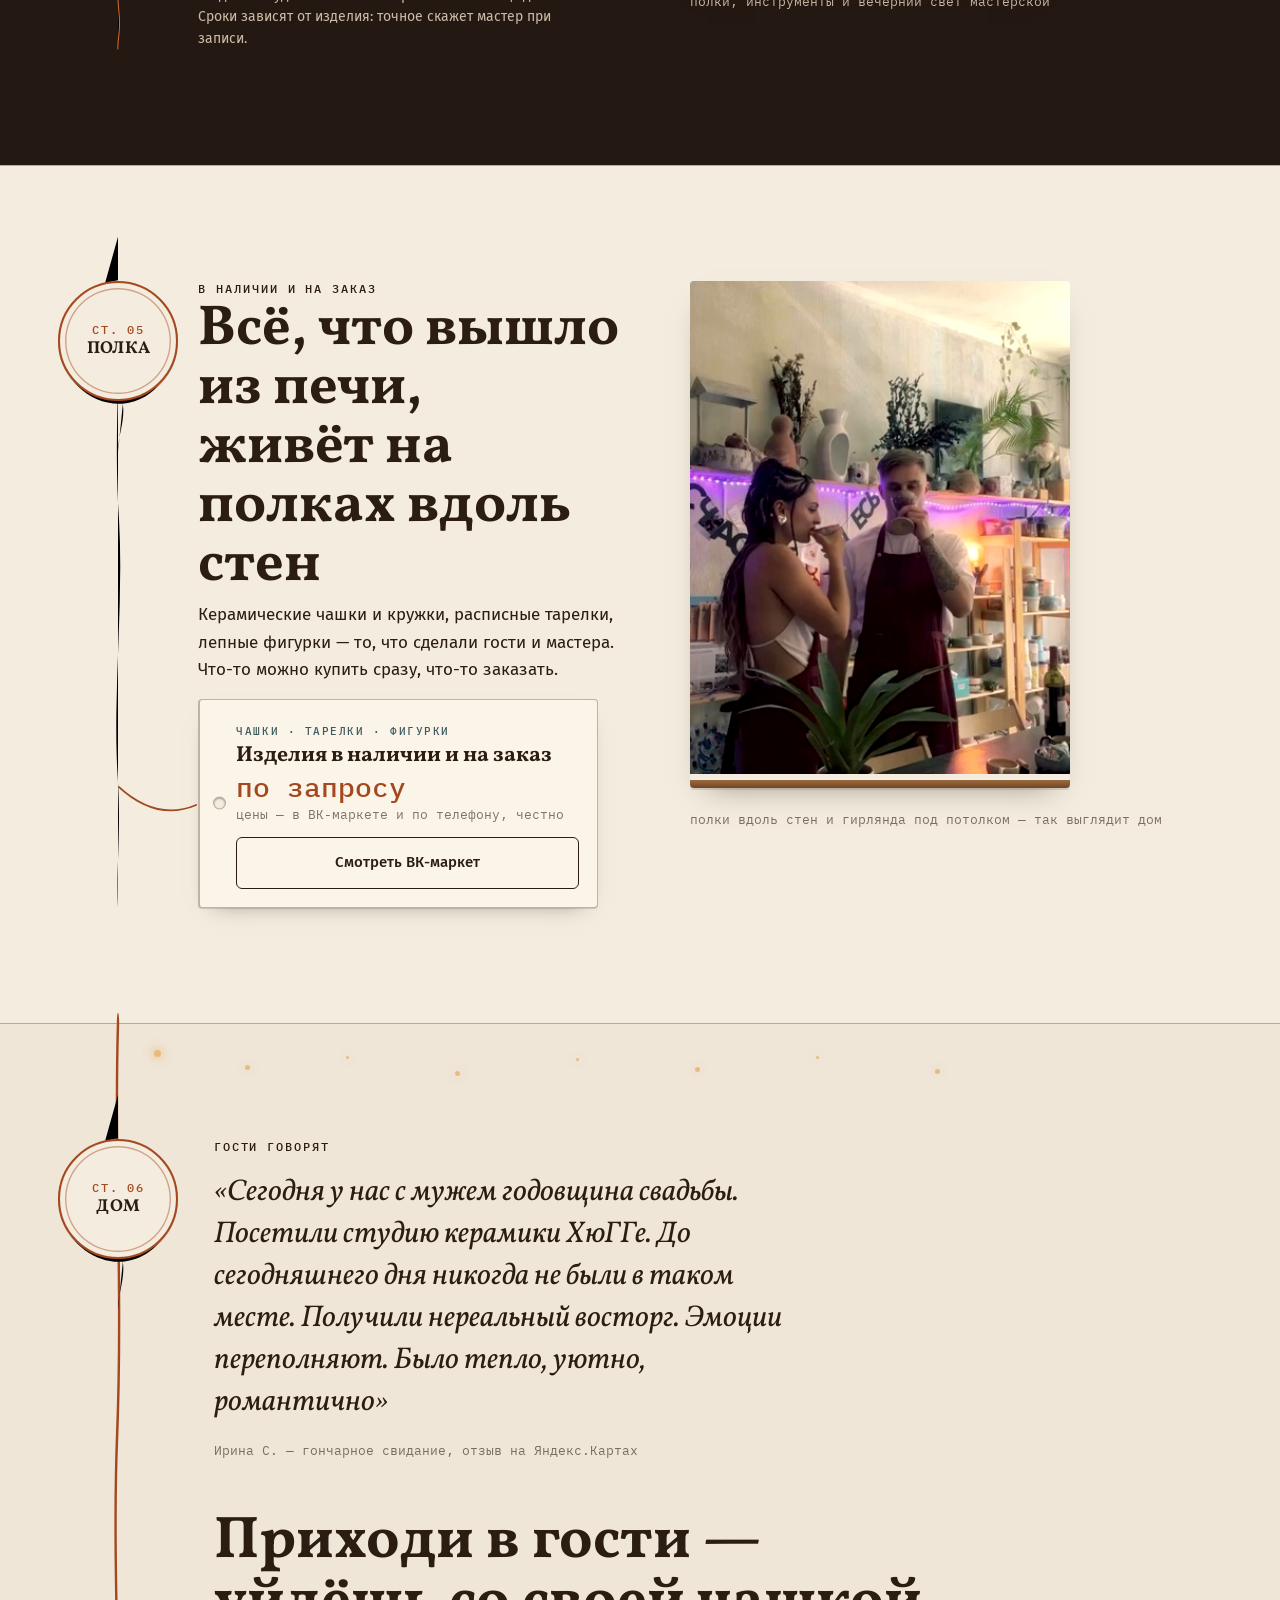
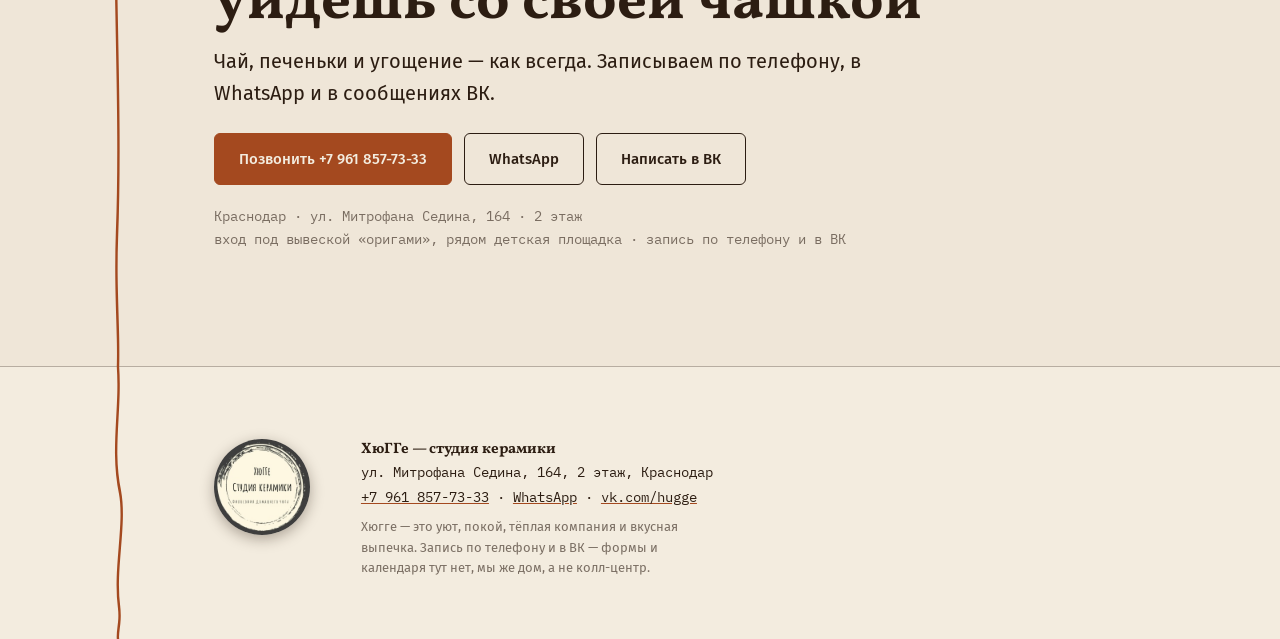
<file: pipeline/2026-09-29/hugge/site/index.html>
<!DOCTYPE html>
<html lang="ru">
<head>
<meta charset="UTF-8">
<meta name="viewport" content="width=device-width, initial-scale=1">
<title>ХюГГе — студия керамики в Краснодаре · мастер-классы, свидания за гончарным кругом</title>
<meta name="description" content="Студия керамики «ХюГГе» в Краснодаре, Митрофана Седина 164. Гончарный круг, лепка, роспись и винил: детские мастер-классы от 2 200 ₽, свидания за кругом 3 200 ₽, девичники, курс «База». Приходи в гости — уйдёшь с вещью, которую сделал сам.">
<meta name="theme-color" content="#F3ECDF">
<meta property="og:title" content="ХюГГе — студия керамики в Краснодаре">
<meta property="og:description" content="Гончарный круг, чай, печеньки и винил. Запись по телефону +7 961 857-73-33 и в ВК vk.com/hugge.">
<meta property="og:type" content="website">
<meta property="og:image" content="img/08_wall.jpg">
<link rel="stylesheet" href="fonts/fonts.css">
<link rel="preload" href="fonts/f71.woff2" as="font" type="font/woff2" crossorigin>
<link rel="preload" href="fonts/f31.woff2" as="font" type="font/woff2" crossorigin>
<link rel="preload" href="fonts/f10.woff2" as="font" type="font/woff2" crossorigin>
<link rel="preload" href="fonts/f41.woff2" as="font" type="font/woff2" crossorigin>
<style>
/* ============ БАЗА ============ */
:root{
  --bg:#F3ECDF;        /* черепок */
  --bg2:#EFE6D8;
  --ink:#2C1D12;
  --ink60:rgba(44,29,18,.6);
  --ink30:rgba(44,29,18,.3);
  --terra:#A4491F;
  --terra2:#C4571E;
  --terra-l:#D4693B;   /* терракота на тёмном */
  --glaze:#3E5A5E;
  --kiln:#241812;
  --heat:#E8B06B;
  --paper:#FBF5E9;
  --wood:#7A4E2C;
  --railw:160px;       /* ширина колонки-рейки нити */
  --padx:clamp(18px,3vw,40px); /* боковой отступ секций — ось нити считается от него */
  --sp:clamp(60px,9vw,120px);
  --f-d:'Vollkorn',Georgia,serif;
  --f-m:'IBM Plex Mono','Courier New',monospace;
  --f-b:'Fira Sans',Arial,sans-serif;
  --f-h:'Caveat',cursive;
}
@media (max-width:860px){:root{--railw:92px}}

*{margin:0;padding:0;box-sizing:border-box}
html{scroll-behavior:smooth}
body{
  background:var(--bg);
  color:var(--ink);
  font:400 17px/1.6 var(--f-b);
  -webkit-font-smoothing:antialiased;
  overflow-x:hidden;
}
/* зернистость глины — след материала, ≤6% */
body::after{
  content:"";position:fixed;inset:0;z-index:999;pointer-events:none;opacity:.05;
  background-image:url("data:image/svg+xml,%3Csvg xmlns='http://www.w3.org/2000/svg' width='170' height='170'%3E%3Cfilter id='n'%3E%3CfeTurbulence type='fractalNoise' baseFrequency='0.85' numOctaves='2' stitchTiles='stitch'/%3E%3C/filter%3E%3Crect width='170' height='170' filter='url(%23n)'/%3E%3C/svg%3E");
}
img{display:block;max-width:100%;height:auto}
img.treat{filter:sepia(.14) saturate(1.05) contrast(1.08)}        /* час до заката в мастерской */
img.treat-dim{filter:sepia(.18) saturate(1.02) contrast(1.1) brightness(.92)}
a{color:var(--glaze)}
a:focus-visible,button:focus-visible{outline:2px solid var(--terra);outline-offset:3px;border-radius:2px}
::selection{background:var(--terra);color:var(--bg)}

.mono{font-family:var(--f-m)}
.over{font:500 12px/1.4 var(--f-m);letter-spacing:.16em;text-transform:uppercase}

/* ============ НИТЬ ПУТИ ============ */
/* вертикальная рисованная линия с петлями у штампов */
svg.seg{position:absolute;top:0;bottom:0;height:100%;width:80px;overflow:visible;pointer-events:none}
svg.seg .draw{
  fill:none;stroke:var(--terra);stroke-width:2.4;stroke-linecap:round;stroke-linejoin:round;
}
html.js .seg .draw{stroke-dasharray:1;stroke-dashoffset:1}
html.js .seg.lit .draw{stroke-dashoffset:0;transition:stroke-dashoffset 1.5s cubic-bezier(.45,.05,.25,1)}
html.js .seg.lit .draw.delay{transition-delay:.45s}

/* нить в «плоских» секциях (hero, хозяйка, дом, футер) — та же ось, что и в станциях */
.rail-line{left:calc(var(--padx) + var(--railw)/2);transform:translateX(-50%)}
.dark .draw{stroke:var(--terra-l)}

/* шнурок бирки — нить проходит через отверстие */
svg.cord{display:block;width:calc(var(--railw)/2);height:40px;flex:0 0 calc(var(--railw)/2);overflow:visible}
svg.cord path{fill:none;stroke:var(--terra);stroke-width:1.8;stroke-linecap:round}

/* ============ ШТАМП-МАРКА СТАНЦИИ ============ */
.stampw{position:relative;width:120px;margin:0 auto}
@media (max-width:860px){.stampw{width:86px}}
.stampw svg.knot{
  position:absolute;left:50%;top:-37px;transform:translateX(-50%);
  width:150px;height:auto;overflow:visible;z-index:0;
}
@media (max-width:860px){.stampw svg.knot{width:112px;top:-29px}}
.stamp{
  position:relative;z-index:1;
  width:120px;height:120px;border-radius:50%;
  border:2.4px solid var(--terra);
  background:var(--bg);
  display:flex;flex-direction:column;align-items:center;justify-content:center;gap:2px;
  font:500 12px/1.2 var(--f-m);letter-spacing:.14em;text-transform:uppercase;color:var(--terra);
  box-shadow:0 1px 0 rgba(44,29,18,.25), inset 0 0 0 5px var(--bg), inset 0 0 0 6.4px rgba(164,73,31,.45);
}
.stamp b{font:700 clamp(15px,1.35vw,19px)/1.1 var(--f-d);letter-spacing:.02em;text-transform:uppercase;color:var(--ink)}
@media (max-width:860px){
  .stamp{width:86px;height:86px;font-size:9.5px}
  .stamp b{font-size:13px}
}
/* вдавливание штампа при появлении станции */
html.js .press:not(.lit){transform:scale(1.06) rotate(-1.6deg);opacity:.75}
html.js .press{transition:transform .5s cubic-bezier(.2,.9,.3,1.25),opacity .35s ease}

/* ============ КНОПКИ — одна высота по сайту ============ */
.btn{
  display:inline-flex;align-items:center;justify-content:center;gap:8px;
  min-height:52px;padding:0 24px;
  border-radius:6px;border:1.6px solid var(--terra);
  background:var(--terra);color:var(--bg);
  font:500 15px/1 var(--f-b);text-decoration:none;white-space:nowrap;
  transition:background .2s ease,border-color .2s ease,transform .2s ease;
}
.btn:hover{background:#8E3D18;border-color:#8E3D18;transform:translateY(-1px)}
.btn.ghost{background:transparent;color:var(--ink);border-color:var(--ink)}
.btn.ghost:hover{background:var(--ink);color:var(--bg)}
.btn.dark-b{background:var(--terra-l);border-color:var(--terra-l)}
.btn.dark-b:hover{background:#BE5A2E;border-color:#BE5A2E}

/* ============ HERO / ПОРОГ ============ */
.hero{position:relative;min-height:clamp(540px,88vh,760px);display:flex;flex-direction:column;justify-content:flex-end;overflow:hidden;background:var(--kiln)}
.hero-media{position:absolute;inset:0}
.hero-media img{width:100%;height:100%;object-fit:cover;object-position:50% 38%;filter:sepia(.12) saturate(1.06) contrast(1.06)}
.hero-media::after{content:"";position:absolute;inset:0;
  background:linear-gradient(180deg,rgba(36,24,18,.18) 0%,rgba(36,24,18,.1) 34%,rgba(36,24,18,.52) 72%,rgba(36,24,18,.82) 100%);}
.hero .rail-line .draw{stroke:var(--heat);stroke-width:2.2;opacity:.9}
.hero svg.seg{top:36%;bottom:auto;height:64%} /* нить рисуется от заголовка вниз */
.hero-in{position:relative;z-index:2;padding:0 clamp(20px,5vw,72px) clamp(36px,5vw,64px) calc(var(--padx) + var(--railw) + clamp(10px,2vw,24px))}
@media (max-width:560px){.hero-in{padding-left:calc(var(--padx) + var(--railw)/2 + 14px)}}
.hero-kicker{color:var(--heat);margin-bottom:10px}
.hero h1{
  font:700 clamp(56px,10.5vw,140px)/0.94 var(--f-d);
  letter-spacing:.01em;color:var(--bg);
  text-shadow:0 2px 24px rgba(36,24,18,.45);
}
.hero h1 .row{display:block}
.hero-sub{max-width:34ch;margin-top:14px;color:#F8F1E4;font-size:clamp(16px,1.6vw,20px)}
.hero-cta{display:flex;flex-wrap:wrap;gap:12px;margin-top:26px}
.hero-meta{margin-top:18px;color:#EADCC6;font:400 13.5px/1.7 var(--f-m)}
.hero-meta b{color:#fff;font-weight:500}
.logo-stamp{
  position:absolute;z-index:3;top:clamp(16px,3vw,36px);right:clamp(16px,4vw,48px);
  width:clamp(104px,11vw,150px);height:auto;border-radius:50%;
  transform:rotate(-6deg);
  box-shadow:0 6px 20px rgba(36,24,18,.5);
  --p1:rotate(-6deg);
}
html.js .press.logo-stamp:not(.lit){transform:scale(1.08) rotate(-8deg);opacity:.8}
/* тёплые точки стеклянной гирлянды — реальный свет студии */
.lights{position:absolute;top:0;left:0;right:0;height:110px;z-index:1;pointer-events:none}
.lights::before{
  content:"";position:absolute;top:26px;left:12%;width:7px;height:7px;border-radius:50%;
  background:var(--heat);box-shadow:0 0 12px 4px rgba(232,176,107,.55);
  box-shadow:
    0 0 10px 3px rgba(232,176,107,.6),
    90px 14px 0 -1px var(--heat),90px 14px 10px -1px rgba(232,176,107,.7),
    190px 4px 0 -2px var(--heat),190px 4px 9px -2px rgba(232,176,107,.7),
    300px 20px 0 -1px var(--heat),300px 20px 11px -1px rgba(232,176,107,.65),
    420px 6px 0 -2px var(--heat),420px 6px 9px -2px rgba(232,176,107,.7),
    540px 16px 0 -1px var(--heat),540px 16px 10px -1px rgba(232,176,107,.65),
    660px 4px 0 -2px var(--heat),660px 4px 9px -2px rgba(232,176,107,.7),
    780px 18px 0 -1px var(--heat),780px 18px 10px -1px rgba(232,176,107,.65);
}
@media (max-width:760px){.lights::before{left:18%}}

/* ============ ПОЛОСА-ХОЗЯЙКА ============ */
.host{position:relative;background:var(--bg2);border-top:1px solid var(--ink30);border-bottom:1px solid var(--ink30)}
.host-in{position:relative;z-index:1;padding:var(--sp) clamp(20px,5vw,72px) var(--sp) calc(var(--padx) + var(--railw) + clamp(8px,1.2vw,20px))}
.host-grid{display:grid;grid-template-columns:minmax(0,58ch) minmax(240px,1fr);gap:clamp(28px,5vw,72px);align-items:start}
@media (max-width:860px){.host-grid{grid-template-columns:1fr}}
.host h2{font:700 clamp(28px,3.6vw,44px)/1.15 var(--f-d);margin:.4em 0 .7em}
.host p{max-width:62ch;margin-bottom:1em}
.host p:last-child{margin-bottom:0}
.host .facts{display:flex;flex-direction:column;gap:12px;font:400 13.5px/1.5 var(--f-m);color:var(--ink60)}
.host .facts li{list-style:none;padding-left:14px;border-left:2px solid var(--terra);color:var(--ink)}
.sign{font:600 clamp(30px,3.4vw,42px)/1 var(--f-h);color:var(--terra);margin-top:.4em;display:block}
.hand-note{font:600 clamp(26px,3vw,38px)/1.05 var(--f-h);color:var(--glaze);display:inline-block}

/* ============ СТАНЦИИ ============ */
.station{
  position:relative;display:grid;
  grid-template-columns:var(--railw) minmax(0,1fr);
  padding:var(--sp) clamp(18px,4vw,56px) var(--sp) var(--padx);
}
.station .rail{position:relative}
.station .rail svg.thread{position:absolute;top:0;bottom:0;height:100%;width:80px;left:50%;transform:translateX(-50%)}
.station .rail .stampw{margin-top:0}
.body{min-width:0;padding-left:0}
.body-grid{display:grid;grid-template-columns:minmax(300px,440px) minmax(0,1fr);gap:clamp(24px,4vw,60px);align-items:start}
@media (max-width:960px){.body-grid{grid-template-columns:1fr}}
.col-main{display:flex;flex-direction:column;gap:16px;min-width:0}
.col-media{display:flex;flex-direction:column;gap:14px;min-width:0}

.st-title{font:700 clamp(30px,4.4vw,58px)/1.05 var(--f-d);margin:2px 0 6px}
.st-sub{max-width:52ch;color:var(--ink)}
.note{font:400 14px/1.55 var(--f-b);color:var(--ink60);max-width:48ch}
.note .mono{font-size:12px;letter-spacing:.1em;text-transform:uppercase}

/* фото-слоты */
.phw,.phv{position:relative;border-radius:4px;overflow:hidden;
  box-shadow:0 2px 0 rgba(44,29,18,.12),0 14px 30px -18px rgba(44,29,18,.5)}
.phw img,.phv img{width:100%;height:100%;object-fit:cover}
.phw{aspect-ratio:3/2}
.phv{aspect-ratio:3/4;max-width:340px}
.phv.narrow{max-width:320px}
.cap{font:400 12.5px/1.45 var(--f-m);color:var(--ink60);margin-top:8px}
/* деревянная кромка-полка под вертикалями */
.on-shelf{position:relative;padding-bottom:14px}
.on-shelf::after{content:"";position:absolute;left:-7px;right:-7px;bottom:0;height:8px;border-radius:2px;
  background:linear-gradient(180deg,#9A6A3F 0%,#6F4726 100%);
  box-shadow:0 6px 10px -4px rgba(44,29,18,.45)}
/* стык станций: подушка перед «Кругом» под нависающую бирку */
.s1{padding-bottom:calc(var(--sp) + 86px)}
@media (max-width:860px){.s1{padding-bottom:calc(var(--sp) + 56px)}}

/* ============ БИРКИ-ЦЕННИКИ ============ */
.tags{display:flex;flex-direction:column;gap:18px}
.tagrow{display:flex;align-items:center;margin-left:calc(var(--railw)/-2)}
.birka{
  position:relative;flex:1;max-width:400px;
  background:var(--paper);
  border:1.4px solid var(--ink30);
  border-left-width:2px;
  border-radius:4px;
  padding:16px 18px 18px 36px;
  box-shadow:0 1px 0 rgba(44,29,18,.15),0 10px 22px -16px rgba(44,29,18,.55);
}
.birka::before{ /* проколотое отверстие для нити */
  content:"";position:absolute;left:13px;top:50%;transform:translateY(-50%);
  width:11px;height:11px;border-radius:50%;
  background:var(--bg);border:1.6px solid var(--ink30);
  box-shadow:inset 0 1px 2px rgba(44,29,18,.4);
}
.birka .tag{display:inline-block;font:500 11px/1 var(--f-m);letter-spacing:.14em;text-transform:uppercase;
  color:var(--glaze);margin-bottom:6px}
.birka h3{font:700 clamp(19px,1.7vw,23px)/1.15 var(--f-d);margin-bottom:2px}
.birka .price{font:500 clamp(24px,2.2vw,32px)/1.1 var(--f-m);color:var(--terra);margin:4px 0 2px}
.birka .price s{font-size:.55em;color:var(--ink60);margin-left:8px}
.birka .meta{font:400 13px/1.5 var(--f-m);color:var(--ink60);margin-bottom:12px}
.birka .btn{width:100%}
.birka.featured{border:2px solid var(--terra);box-shadow:0 2px 0 rgba(44,29,18,.2),0 16px 30px -16px rgba(164,73,31,.55)}
/* якорная бирка «Свидание за кругом» нависает над стыком СТ.01/СТ.02 */
.tagrow.star{margin-top:calc(-1 * var(--sp) - 26px);position:relative;z-index:5}
.birka.star{transform:rotate(-3deg)}
@media (max-width:860px){.tagrow.star{margin-top:calc(-1 * var(--sp) - 18px)} .birka.star{transform:rotate(-2.4deg)}}
.birka.big .price{font-size:clamp(38px,5vw,64px);letter-spacing:-.02em}

/* чипы-образцы глазурей */
.chips{display:flex;align-items:center;gap:12px;margin:4px 0 2px;flex-wrap:wrap}
.chips .chip{width:32px;height:32px;border-radius:50%;flex:0 0 32px;
  box-shadow:inset -3px -5px 7px rgba(0,0,0,.28),inset 2px 3px 5px rgba(255,255,255,.35),0 1px 3px rgba(44,29,18,.35)}
.chips .lab{font:400 12px/1.4 var(--f-m);color:var(--ink60)}

/* глиф виниловой пластинки — ambient, проигрыватель в студии */
.vinyl{display:flex;align-items:center;gap:16px;flex-wrap:wrap}
svg.disc{width:118px;height:118px;flex:0 0 118px}
html.js svg.disc.spin g.spin-g,html:not(.js) svg.disc.armed g.spin-g{animation:vinyl 18s linear infinite;transform-origin:60px 60px}
@keyframes vinyl{to{transform:rotate(360deg)}}
.vinyl p{font:400 13.5px/1.5 var(--f-m);color:var(--ink60);max-width:22ch}

/* ============ ТЁМНАЯ ЗОНА — ОБЖИГ ============ */
.dark{background:var(--kiln);color:var(--bg)}
.dark .stamp{background:var(--kiln);border-color:var(--terra-l);color:var(--terra-l);
  box-shadow:0 1px 0 rgba(0,0,0,.4),inset 0 0 0 5px var(--kiln),inset 0 0 0 6.4px rgba(196,87,30,.5)}
.dark .stamp b{color:var(--bg)}
.dark .note,.dark .cap{color:#CBBBA6}
.dark .st-title{color:var(--bg)}
.dark .st-sub{color:#EADCC6}
/* точки жара — только точечно */
.heat{position:relative}
.heat i{position:absolute;width:6px;height:6px;border-radius:50%;background:var(--terra2);
  box-shadow:0 0 12px 3px rgba(196,87,30,.55)}
/* фото 17 уходит в тёмную зону */
.dive{position:relative;z-index:3;margin-bottom:-112px}
@media (max-width:960px){.dive{margin-bottom:-64px}}
.s4{padding-top:calc(var(--sp) + 112px)}
@media (max-width:960px){.s4{padding-top:calc(var(--sp) + 64px)}}
.dark .dim-photo{max-width:360px}
.dark .dim-photo .phv{max-width:360px;aspect-ratio:3/2;box-shadow:0 14px 30px -14px rgba(0,0,0,.7)}

/* ============ ПОЛКА / ДОМ / ФУТЕР ============ */
.s5{border-top:1px solid var(--ink30)}
.s6{position:relative;background:var(--bg2);border-top:1px solid var(--ink30);
  padding:var(--sp) clamp(20px,5vw,72px) var(--sp) calc(var(--padx) + var(--railw) + clamp(8px,1.2vw,20px))}
/* штамп станции «Дом» — на оси нити, как у остальных станций */
.rail-abs{position:absolute;left:var(--padx);top:var(--sp);width:var(--railw);display:flex;justify-content:center;z-index:2}
.quote{max-width:64ch}
.quote blockquote{font:italic 400 clamp(21px,2.4vw,30px)/1.4 var(--f-d);margin:.5em 0 .6em}
.quote blockquote::before{content:"«"}
.quote blockquote::after{content:"»"}
.quote .who{font:400 13px/1.5 var(--f-m);color:var(--ink60)}
.final{margin-top:clamp(30px,4vw,52px);max-width:720px}
.final h2{font:700 clamp(32px,4.6vw,60px)/1.05 var(--f-d);margin-bottom:10px}
.final .warm{font-size:clamp(17px,1.6vw,20px);margin-bottom:24px}
.final-cta{display:flex;flex-wrap:wrap;gap:12px}
.final .addr{margin-top:20px;font:400 13.5px/1.7 var(--f-m);color:var(--ink60)}
.footer{position:relative;background:var(--bg);border-top:1px solid var(--ink30);
  padding:clamp(40px,6vw,72px) clamp(20px,5vw,72px) clamp(36px,5vw,60px) calc(var(--padx) + var(--railw) + clamp(8px,1.2vw,20px))}
.footer-grid{display:flex;flex-wrap:wrap;gap:clamp(24px,4vw,56px);align-items:flex-start}
.footer img{width:96px;height:96px;border-radius:50%;box-shadow:0 4px 14px rgba(44,29,18,.35)}
.footer .f-meta{font:400 13.5px/1.8 var(--f-m);color:var(--ink)}
.footer .f-meta a{color:var(--ink);text-decoration-color:var(--terra);display:inline-block;padding:6px 2px;margin:-6px -2px}
.footer .f-note{margin-top:8px;font:400 13px/1.6 var(--f-b);color:var(--ink60);max-width:46ch}
.footer .sign-f{font:700 15px/1.4 var(--f-d)}

/* ============ REDUCED MOTION ============ */
@media (prefers-reduced-motion:reduce){
  html{scroll-behavior:auto}
  *,*::before,*::after{animation:none!important;transition:none!important}
  html.js .seg .draw{stroke-dashoffset:0}
  html.js .press:not(.lit){transform:none;opacity:1}
  html.js .press.logo-stamp:not(.lit){transform:rotate(-6deg)}
  svg.disc g.spin-g{animation:none!important}
}
</style>
</head>
<body>

<!-- ================= Z0 · ПОРОГ ================= -->
<header class="hero">
  <div class="hero-media">
    <img src="img/08_wall.jpg" alt="Пара в фартуках лицом к лицу держит сырую глиняную чашу — свидание за гончарным кругом в «ХюГГе»" fetchpriority="high">
  </div>
  <div class="lights" aria-hidden="true"></div>
  <!-- нить пути начинается здесь и тянется через всю страницу -->
  <svg class="rail-line seg" viewBox="0 0 80 100" preserveAspectRatio="none" aria-hidden="true">
    <path class="draw" pathLength="1" d="M40,0 C44,12 35,24 41,38 C46,52 34,66 40,80 C43,88 38,94 40,100"/>
  </svg>
  <img class="logo-stamp press" src="img/04_wall.jpg" alt="Круглый штамп-логотип «ХюГГе — студия керамики, философия домашнего уюта»" width="150" height="150">
  <div class="hero-in">
    <p class="over hero-kicker">студия керамики · краснодар</p>
    <h1><span class="row">ХЮГГЕ</span></h1>
    <p class="hero-sub">Философия домашнего уюта: гончарный круг, чай, печеньки и винил. Лепишь и расписываешь ты — обжигаем мы. Уходишь со своей вещью.</p>
    <div class="hero-cta">
      <a class="btn dark-b" href="tel:+79618577333">Позвонить +7 961 857-73-33</a>
      <a class="btn ghost" style="color:var(--bg);border-color:var(--bg)" href="https://vk.com/hugge" target="_blank" rel="noopener">Написать в ВК</a>
    </div>
    <p class="hero-meta"><b>Митрофана Седина, 164 · 2 этаж</b> · вход под вывеской «оригами», рядом детская площадка · запись по телефону и в ВК</p>
  </div>
</header>

<!-- ================= Z0.5 · ХОЗЯЙКА ================= -->
<section class="host">
  <svg class="rail-line seg" viewBox="0 0 80 100" preserveAspectRatio="none" aria-hidden="true">
    <path class="draw" pathLength="1" d="M40,0 C36,14 45,28 39,44 C34,58 44,72 39,86 C37,92 41,96 40,100"/>
  </svg>
  <div class="host-in">
    <p class="over">кто встречает у порога</p>
    <div class="host-grid">
      <div>
        <h2>Дом, который придумала Ксения</h2>
        <p>Хозяйка студии — Ксения Копарник, краснодарка с красноярскими корнями. В пандемию она потеряла родителей и пересмотрела профессию: полгода провела в коммуне ремесленников — гончары, мыловары, роспись по дереву.</p>
        <p>Так появилась мастерская «ХюГГе»: первые гости пришли в феврале 2024, а уже через месяц поток был такой, что пришлось искать место побольше. С мая 2024 студия живёт на Седина, 164 — и Ксения окончательно уволилась из клиники, где работала раньше.</p>
        <p>В марте 2026-го позвонили из министерства экономики края: студию внесли в Реестр креативных индустрий. А ещё здесь случаются благотворительные мастер-классы — например, в поддержку птиц мазутного побережья Анапы.</p>
        <span class="sign">— Ксения</span>
      </div>
      <div>
        <p class="hand-note">у нас — гости,<br>а не клиенты</p>
        <ul class="facts" style="margin-top:26px">
          <li>первые гости — февраль 2024</li>
          <li>Седина, 164 — с мая 2024</li>
          <li>реестр креативных индустрий Краснодарского края — 2026</li>
          <li>статья «Керамическая карма» — ВК Пресс</li>
        </ul>
      </div>
    </div>
  </div>
</section>

<!-- ================= Z1 · СТ.01 ГЛИНА ================= -->
<section class="station s1" id="glina">
  <div class="rail seg">
    <svg class="thread" viewBox="0 0 80 100" preserveAspectRatio="none" aria-hidden="true">
      <path class="draw" pathLength="1" d="M40,0 C43,16 33,30 42,46 C48,58 36,74 41,88 C43,94 39,97 40,100"/>
    </svg>
    <div class="stampw">
      <svg class="knot" viewBox="0 0 124 172" aria-hidden="true">
        <path class="draw delay" pathLength="1" d="M62,-6 C62,10 62,20 62,30 C34,34 14,54 14,80 C14,112 40,134 66,132 C94,129 110,104 106,76 C102,52 82,38 62,40 C50,41 42,50 43,62 M66,132 C68,146 62,158 62,172"/>
      </svg>
      <div class="stamp press">СТ. 01<b>Глина</b></div>
    </div>
  </div>
  <div class="body">
    <div class="body-grid">
      <div class="col-main">
        <div>
          <p class="over">лепка руками</p>
          <h2 class="st-title">Всё начинается с комка</h2>
          <p class="st-sub">Ничего не нужно уметь — мастер покажет, как посадить глину и что делать руками. В детский формат включено: лепка небольшого изделия + декор и роспись ангобами.</p>
        </div>
        <div class="tags">
          <div class="tagrow">
            <svg class="cord" viewBox="0 0 90 40" preserveAspectRatio="none" aria-hidden="true"><path d="M1,4 C28,26 56,34 88,22"/></svg>
            <article class="birka">
              <span class="tag">для ребёнка</span>
              <h3>Детский мастер-класс</h3>
              <p class="price">2 200 ₽</p>
              <p class="meta">1,5 ч · лепка + роспись ангобами</p>
              <a class="btn" href="tel:+79618577333">Записаться</a>
            </article>
          </div>
          <div class="tagrow">
            <svg class="cord" viewBox="0 0 90 40" preserveAspectRatio="none" aria-hidden="true"><path d="M1,4 C28,26 56,34 88,22"/></svg>
            <article class="birka">
              <span class="tag">для ребёнка</span>
              <h3>Детский расширенный</h3>
              <p class="price">2 400 ₽</p>
              <p class="meta">3 ч · когда хочется зависнуть подольше</p>
              <a class="btn" href="tel:+79618577333">Записаться</a>
            </article>
          </div>
          <div class="tagrow">
            <svg class="cord" viewBox="0 0 90 40" preserveAspectRatio="none" aria-hidden="true"><path d="M1,4 C28,26 56,34 88,22"/></svg>
            <article class="birka">
              <span class="tag">один на один</span>
              <h3>Индивидуальное занятие</h3>
              <p class="price">3 000 ₽</p>
              <p class="meta">детям до 11 лет · только ты и мастер</p>
              <a class="btn" href="tel:+79618577333">Записаться</a>
            </article>
          </div>
          <div class="tagrow">
            <svg class="cord" viewBox="0 0 90 40" preserveAspectRatio="none" aria-hidden="true"><path d="M1,4 C28,26 56,34 88,22"/></svg>
            <article class="birka">
              <span class="tag">для двоих</span>
              <h3>«Дофаминовое свидание»</h3>
              <p class="price">2 500 ₽</p>
              <p class="meta">1,5 ч · лепка руками, без круга — чистое удовольствие</p>
              <a class="btn" href="tel:+79618577333">Записаться</a>
            </article>
          </div>
        </div>
      </div>
      <div class="col-media">
        <div class="phw"><img class="treat" src="img/11_wall.jpg" alt="Руки инструктора поверх рук ученика формуют чашу на гончарном круге" loading="lazy"></div>
        <p class="cap">руки на круге — так выглядит процесс</p>
        <div class="phw"><img class="treat" src="img/12_wall.jpg" alt="Инструктор помогает девочке за гончарным кругом, светлая студия" loading="lazy"></div>
        <p class="cap">детский мастер-класс за кругом</p>
        <div class="phv narrow on-shelf"><img class="treat" src="img/18_wall.jpg" alt="Инструктор обнимает и направляет девочку у гончарного круга, обе улыбаются" loading="lazy"></div>
        <p class="cap">инструктор и юный гость</p>
      </div>
    </div>
  </div>
</section>

<!-- ================= Z2 · СТ.02 КРУГ ================= -->
<section class="station s2" id="krug">
  <div class="rail seg">
    <svg class="thread" viewBox="0 0 80 100" preserveAspectRatio="none" aria-hidden="true">
      <path class="draw" pathLength="1" d="M40,0 C44,12 35,24 41,38 C46,52 34,66 40,80 C43,88 38,94 40,100"/>
    </svg>
    <div class="stampw">
      <svg class="knot" viewBox="0 0 124 172" aria-hidden="true">
        <path class="draw delay" pathLength="1" d="M62,-6 C62,10 62,20 62,30 C34,34 14,54 14,80 C14,112 40,134 66,132 C94,129 110,104 106,76 C102,52 82,38 62,40 C50,41 42,50 43,62 M66,132 C68,146 62,158 62,172"/>
      </svg>
      <div class="stamp press">СТ. 02<b>Круг</b></div>
    </div>
  </div>
  <div class="body">
    <div class="body-grid">
      <div class="col-main">
        <div class="tags">
          <div class="tagrow star">
            <svg class="cord" viewBox="0 0 90 40" preserveAspectRatio="none" aria-hidden="true"><path d="M1,4 C28,26 56,34 88,22"/></svg>
            <!-- якорный формат: бирка нависает над стыком станций -->
            <article class="birka featured star">
              <span class="tag">якорный формат · самое хюгге</span>
              <h3>Свидание за гончарным кругом</h3>
              <p class="price">3 200 ₽</p>
              <p class="meta">2 ч · вдвоём за одним кругом + чай и печеньки</p>
              <a class="btn" href="tel:+79618577333">Записаться</a>
            </article>
          </div>
        </div>
        <div>
          <p class="over">гончарный круг</p>
          <h2 class="st-title">Круг крутит —<br>ты держишь центр</h2>
          <p class="st-sub">Круглый диск, мокрая глина и руки мастера поверх твоих. Самое романтичное, что можно сделать с грязными руками.</p>
        </div>
        <div class="tags">
          <div class="tagrow">
            <svg class="cord" viewBox="0 0 90 40" preserveAspectRatio="none" aria-hidden="true"><path d="M1,4 C28,26 56,34 88,22"/></svg>
            <article class="birka big">
              <span class="tag">всерьёз · серия занятий</span>
              <h3>Курс «База» — обучение гончарному делу</h3>
              <p class="price">25 500 ₽</p>
              <p class="meta">круг, лепка, роспись — от комка до своей посуды</p>
              <a class="btn" href="tel:+79618577333">Спросить о курсе</a>
            </article>
          </div>
        </div>
      </div>
      <div class="col-media">
        <div class="phv on-shelf"><img class="treat" src="img/14_wall.jpg" alt="Девушка в фартуке лепит высокую вазу из тёмной глины на круге" loading="lazy"></div>
        <p class="cap">лепка вазы на круге — взрослый процесс</p>
      </div>
    </div>
  </div>
</section>

<!-- ================= Z3 · СТ.03 РОСПИСЬ ================= -->
<section class="station s3" id="rospis">
  <div class="rail seg">
    <svg class="thread" viewBox="0 0 80 100" preserveAspectRatio="none" aria-hidden="true">
      <path class="draw" pathLength="1" d="M40,0 C36,14 45,28 39,44 C34,58 44,72 39,86 C37,92 41,96 40,100"/>
    </svg>
    <div class="stampw">
      <svg class="knot" viewBox="0 0 124 172" aria-hidden="true">
        <path class="draw delay" pathLength="1" d="M62,-6 C62,10 62,20 62,30 C34,34 14,54 14,80 C14,112 40,134 66,132 C94,129 110,104 106,76 C102,52 82,38 62,40 C50,41 42,50 43,62 M66,132 C68,146 62,158 62,172"/>
      </svg>
      <div class="stamp press">СТ. 03<b>Роспись</b></div>
    </div>
  </div>
  <div class="body">
    <div class="body-grid">
      <div class="col-main">
        <div>
          <p class="over">ангобы · глазури · винил</p>
          <h2 class="st-title">Здесь изделие<br>получает характер</h2>
          <div class="chips" aria-hidden="true">
            <span class="chip" style="background:#3E5A5E"></span>
            <span class="chip" style="background:#A4491F"></span>
            <span class="chip" style="background:#C9A24B"></span>
            <span class="chip" style="background:#6B7A4F"></span>
            <span class="chip" style="background:#B76E4B"></span>
            <span class="lab">образцы со стола мастера</span>
          </div>
        </div>
        <div class="vinyl">
          <svg class="disc" viewBox="0 0 120 120" aria-hidden="true">
            <g class="spin-g">
              <circle cx="60" cy="60" r="56" fill="#241812"/>
              <circle cx="60" cy="60" r="48" fill="none" stroke="#3E5A5E" stroke-width="1"/>
              <circle cx="60" cy="60" r="40" fill="none" stroke="#3E5A5E" stroke-width=".8"/>
              <circle cx="60" cy="60" r="33" fill="none" stroke="#3E5A5E" stroke-width=".8"/>
              <circle cx="60" cy="60" r="26" fill="none" stroke="#3E5A5E" stroke-width=".7"/>
              <circle cx="60" cy="60" r="18" fill="#A4491F"/>
              <circle cx="60" cy="60" r="3" fill="#F3ECDF"/>
              <rect x="59" y="4" width="2" height="10" fill="#E8B06B" opacity=".7"/>
            </g>
          </svg>
          <p>в студии играет проигрыватель — а пластинки мы ещё и расписываем</p>
        </div>
        <div class="tags">
          <div class="tagrow">
            <svg class="cord" viewBox="0 0 90 40" preserveAspectRatio="none" aria-hidden="true"><path d="M1,4 C28,26 56,34 88,22"/></svg>
            <article class="birka featured">
              <span class="tag">первыми в городе</span>
              <h3>Роспись виниловой пластинки</h3>
              <p class="price">1 800 ₽<s>2 000 ₽</s></p>
              <p class="meta">~2,5–3 ч · пластинку забираешь сразу — вешаешь на стену</p>
              <a class="btn" href="tel:+79618577333">Записаться</a>
            </article>
          </div>
          <div class="tagrow">
            <svg class="cord" viewBox="0 0 90 40" preserveAspectRatio="none" aria-hidden="true"><path d="M1,4 C28,26 56,34 88,22"/></svg>
            <article class="birka">
              <span class="tag">компания</span>
              <h3>Девичник в гончарной студии</h3>
              <p class="price">2 400 ₽<span class="meta" style="display:inline;font-size:.45em"> /чел</span></p>
              <p class="meta">2 ч · гирлянда, винил и ваши тарелки</p>
              <a class="btn" href="tel:+79618577333">Записаться</a>
            </article>
          </div>
          <div class="tagrow">
            <svg class="cord" viewBox="0 0 90 40" preserveAspectRatio="none" aria-hidden="true"><path d="M1,4 C28,26 56,34 88,22"/></svg>
            <article class="birka">
              <span class="tag">компания · на двоих</span>
              <h3>Девичник «Лучшая подруга»</h3>
              <p class="price">2 500 ₽</p>
              <p class="meta">2 ч · вдвоём с той самой</p>
              <a class="btn" href="tel:+79618577333">Записаться</a>
            </article>
          </div>
          <div class="tagrow">
            <svg class="cord" viewBox="0 0 90 40" preserveAspectRatio="none" aria-hidden="true"><path d="M1,4 C28,26 56,34 88,22"/></svg>
            <article class="birka">
              <span class="tag">другой материал</span>
              <h3>Свидание «Эпоксидная смола»</h3>
              <p class="price">5 000 ₽</p>
              <p class="meta">не глина, а смола — другое волшебство</p>
              <a class="btn" href="tel:+79618577333">Записаться</a>
            </article>
          </div>
        </div>
        <p class="note"><span class="mono">а ещё:</span> дни рождения и корпоративы — обсуждаем по телефону.</p>
      </div>
      <div class="col-media">
        <div class="phv on-shelf"><img class="treat" src="img/09_wall.jpg" alt="Девушка перебирает виниловые пластинки у деревянного стеллажа в студии" loading="lazy"></div>
        <p class="cap">виниловая зона: пластинки на стеллаже</p>
        <div class="phv on-shelf" style="max-width:360px"><img class="treat-dim" src="img/13_wall.jpg" alt="Три девушки в фартуках фотографируются в зеркало, обвешанное гирляндой" loading="lazy"></div>
        <p class="cap">девичник у зеркала с гирляндой — вечерний режим</p>
        <p class="cap" style="margin-bottom:10px">стол мастера: глазури и готовые кружки — а дальше всё это уходит в печь ↓</p>
        <div class="phv dive" style="max-width:400px"><img class="treat" src="img/17_wall.jpg" alt="Рабочий стол мастерской: расписанные кружки, палитра с образцами глазурей, инструменты" loading="lazy"></div>
      </div>
    </div>
  </div>
</section>

<!-- ================= Z4 · СТ.04 ОБЖИГ ================= -->
<section class="station dark s4" id="obzhig">
  <div class="rail seg">
    <svg class="thread" viewBox="0 0 80 100" preserveAspectRatio="none" aria-hidden="true">
      <path class="draw" pathLength="1" d="M40,0 C43,16 33,30 42,46 C48,58 36,74 41,88 C43,94 39,97 40,100"/>
    </svg>
    <div class="stampw">
      <svg class="knot" viewBox="0 0 124 172" aria-hidden="true">
        <path class="draw delay" pathLength="1" d="M62,-6 C62,10 62,20 62,30 C34,34 14,54 14,80 C14,112 40,134 66,132 C94,129 110,104 106,76 C102,52 82,38 62,40 C50,41 42,50 43,62 M66,132 C68,146 62,158 62,172"/>
      </svg>
      <div class="stamp press">СТ. 04<b>Обжиг</b></div>
    </div>
  </div>
  <div class="body">
    <div class="body-grid heat">
      <i style="top:62%;left:48%"></i>
      <i style="top:74%;left:54%;width:5px;height:5px"></i>
      <i style="top:58%;left:57%;width:4px;height:4px"></i>
      <div class="col-main">
        <div>
          <p class="over" style="color:var(--heat)">тихая станция</p>
          <h2 class="st-title">Всё слепленное<br>остаётся у нас</h2>
          <p class="st-sub">Изделие сохнет, уходит в печь, получает глазурь — тихая работа, которой не видно. Ты уходишь домой налегке, а мы доводим вещь до готовности.</p>
        </div>
        <p class="note">Когда всё будет готово — забираешь свою вещь домой. Сроки зависят от изделия: точное скажет мастер при записи.</p>
      </div>
      <div class="col-media">
        <div class="dim-photo"><div class="phw"><img class="treat-dim" src="img/19_wall.jpg" alt="Дети за гончарным кругом в полуподвальной мастерской: полки, инструменты, тёплый вечерний свет" loading="lazy"></div>
        <p class="cap">полки, инструменты и вечерний свет мастерской</p></div>
      </div>
    </div>
  </div>
</section>

<!-- ================= Z5 · СТ.05 ПОЛКА ================= -->
<section class="station s5" id="polka">
  <div class="rail seg">
    <svg class="thread" viewBox="0 0 80 100" preserveAspectRatio="none" aria-hidden="true">
      <path class="draw" pathLength="1" d="M40,0 C44,12 35,24 41,38 C46,52 34,66 40,80 C43,88 38,94 40,100"/>
    </svg>
    <div class="stampw">
      <svg class="knot" viewBox="0 0 124 172" aria-hidden="true">
        <path class="draw delay" pathLength="1" d="M62,-6 C62,10 62,20 62,30 C34,34 14,54 14,80 C14,112 40,134 66,132 C94,129 110,104 106,76 C102,52 82,38 62,40 C50,41 42,50 43,62 M66,132 C68,146 62,158 62,172"/>
      </svg>
      <div class="stamp press">СТ. 05<b>Полка</b></div>
    </div>
  </div>
  <div class="body">
    <div class="body-grid">
      <div class="col-main">
        <div>
          <p class="over">в наличии и на заказ</p>
          <h2 class="st-title">Всё, что вышло из печи,<br>живёт на полках вдоль стен</h2>
          <p class="st-sub">Керамические чашки и кружки, расписные тарелки, лепные фигурки — то, что сделали гости и мастера. Что-то можно купить сразу, что-то заказать.</p>
        </div>
        <div class="tags">
          <div class="tagrow">
            <svg class="cord" viewBox="0 0 90 40" preserveAspectRatio="none" aria-hidden="true"><path d="M1,4 C28,26 56,34 88,22"/></svg>
            <article class="birka">
              <span class="tag">чашки · тарелки · фигурки</span>
              <h3>Изделия в наличии и на заказ</h3>
              <p class="price">по запросу</p>
              <p class="meta">цены — в ВК-маркете и по телефону, честно</p>
              <a class="btn ghost" href="https://vk.com/hugge" target="_blank" rel="noopener">Смотреть ВК-маркет</a>
            </article>
          </div>
        </div>
      </div>
      <div class="col-media">
        <div class="phv on-shelf" style="max-width:380px"><img class="treat" src="img/01_wall.jpg" alt="Интерьер студии: полки с керамикой, гирлянда под потолком, гости в фартуках пьют из кружек" loading="lazy"></div>
        <p class="cap">полки вдоль стен и гирлянда под потолком — так выглядит дом</p>
      </div>
    </div>
  </div>
</section>

<!-- ================= Z6 · СТ.06 ДОМ ================= -->
<section class="station s6" id="dom" style="display:block">
  <svg class="rail-line seg" viewBox="0 0 80 100" preserveAspectRatio="none" aria-hidden="true">
    <path class="draw" pathLength="1" d="M40,0 C36,14 45,28 39,44 C34,58 44,72 39,86 C37,92 41,96 40,100"/>
  </svg>
  <div class="lights" aria-hidden="true" style="opacity:.8"></div>
  <div class="rail-abs">
    <div class="stampw seg">
      <svg class="knot" viewBox="0 0 124 172" aria-hidden="true">
        <path class="draw delay" pathLength="1" d="M62,-6 C62,10 62,20 62,30 C34,34 14,54 14,80 C14,112 40,134 66,132 C94,129 110,104 106,76 C102,52 82,38 62,40 C50,41 42,50 43,62 M66,132 C68,146 62,158 62,172"/>
      </svg>
      <div class="stamp press">СТ. 06<b>Дом</b></div>
    </div>
  </div>
  <div class="quote">
    <p class="over">гости говорят</p>
    <blockquote>Сегодня у нас с мужем годовщина свадьбы. Посетили студию керамики ХюГГе. До сегодняшнего дня никогда не были в таком месте. Получили нереальный восторг. Эмоции переполняют. Было тепло, уютно, романтично</blockquote>
    <p class="who">Ирина С. — гончарное свидание, отзыв на Яндекс.Картах</p>
  </div>
  <div class="final">
    <h2>Приходи в гости —<br>уйдёшь со своей чашкой</h2>
    <p class="warm">Чай, печеньки и угощение — как всегда. Записываем по телефону, в WhatsApp и в сообщениях ВК.</p>
    <div class="final-cta">
      <a class="btn" href="tel:+79618577333">Позвонить +7 961 857-73-33</a>
      <a class="btn ghost" href="https://wa.me/79618577333" target="_blank" rel="noopener">WhatsApp</a>
      <a class="btn ghost" href="https://vk.com/hugge" target="_blank" rel="noopener">Написать в ВК</a>
    </div>
    <p class="addr">Краснодар · ул. Митрофана Седина, 164 · 2 этаж<br>вход под вывеской «оригами», рядом детская площадка · запись по телефону и в ВК</p>
  </div>
</section>

<!-- ================= Z7 · ФУТЕР ================= -->
<footer class="footer">
  <svg class="rail-line seg" viewBox="0 0 80 100" preserveAspectRatio="none" aria-hidden="true">
    <path class="draw" pathLength="1" d="M40,0 C43,16 33,30 42,46 C48,58 36,74 41,88 C43,94 39,97 40,100"/>
  </svg>
  <div class="footer-grid">
    <img src="img/04_wall.jpg" alt="Штамп-логотип студии «ХюГГе»" width="96" height="96" loading="lazy">
    <div class="f-meta">
      <p class="sign-f">ХюГГе — студия керамики</p>
      <p>ул. Митрофана Седина, 164, 2 этаж, Краснодар<br>
      <a href="tel:+79618577333">+7 961 857-73-33</a> ·
      <a href="https://wa.me/79618577333" target="_blank" rel="noopener">WhatsApp</a> ·
      <a href="https://vk.com/hugge" target="_blank" rel="noopener">vk.com/hugge</a></p>
      <p class="f-note">Хюгге — это уют, покой, тёплая компания и вкусная выпечка. Запись по телефону и в ВК — формы и календаря тут нет, мы же дом, а не колл-центр.</p>
    </div>
  </div>
</footer>

<script>
/* Motion storyboard: M01 нить рисуется в hero, M02 сегменты дорисовываются по скроллу,
   M03 штампы вдавливаются, M04 винил-глиф вращается в viewport. Всё Tier 0, без библиотек.
   Без JS / при prefers-reduced-motion — все финальные состояния видны сразу. */
(function(){
  var rm = matchMedia('(prefers-reduced-motion: reduce)').matches;
  if (rm || !('IntersectionObserver' in window)) {
    // статичный режим: контент и нить полностью видимы
    var d = document.querySelector('svg.disc'); if (d) d.classList.add('armed');
    return;
  }
  document.documentElement.classList.add('js');

  var io = new IntersectionObserver(function(entries){
    entries.forEach(function(e){
      if (e.isIntersecting) { e.target.classList.add('lit'); io.unobserve(e.target); }
    });
  }, { threshold: .08, rootMargin: '0px 0px -6% 0px' });

  document.querySelectorAll('.seg, .press').forEach(function(el){ io.observe(el); });

  var disc = document.querySelector('svg.disc');
  if (disc) {
    new IntersectionObserver(function(entries){
      entries.forEach(function(e){ disc.classList.toggle('spin', e.isIntersecting); });
    }, { threshold: .25 }).observe(disc);
  }
})();
</script>
</body>
</html>
</file>
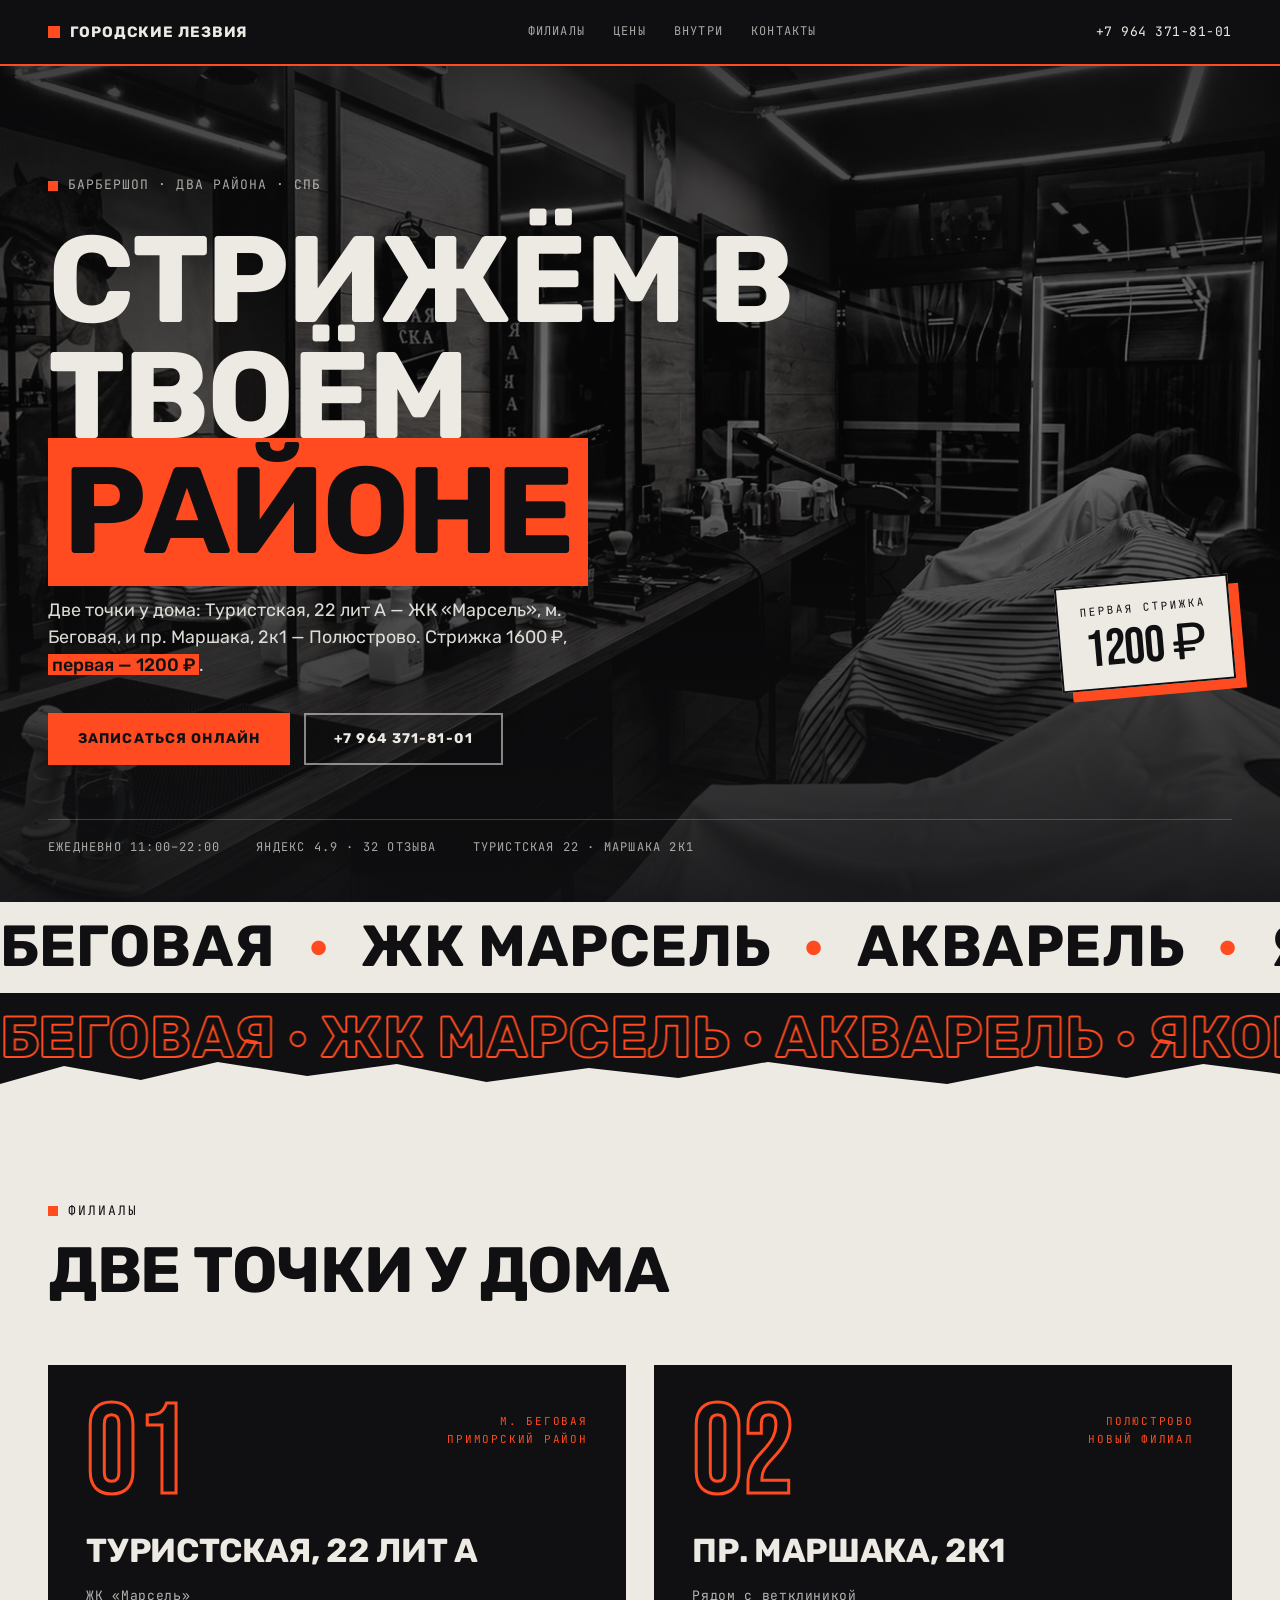
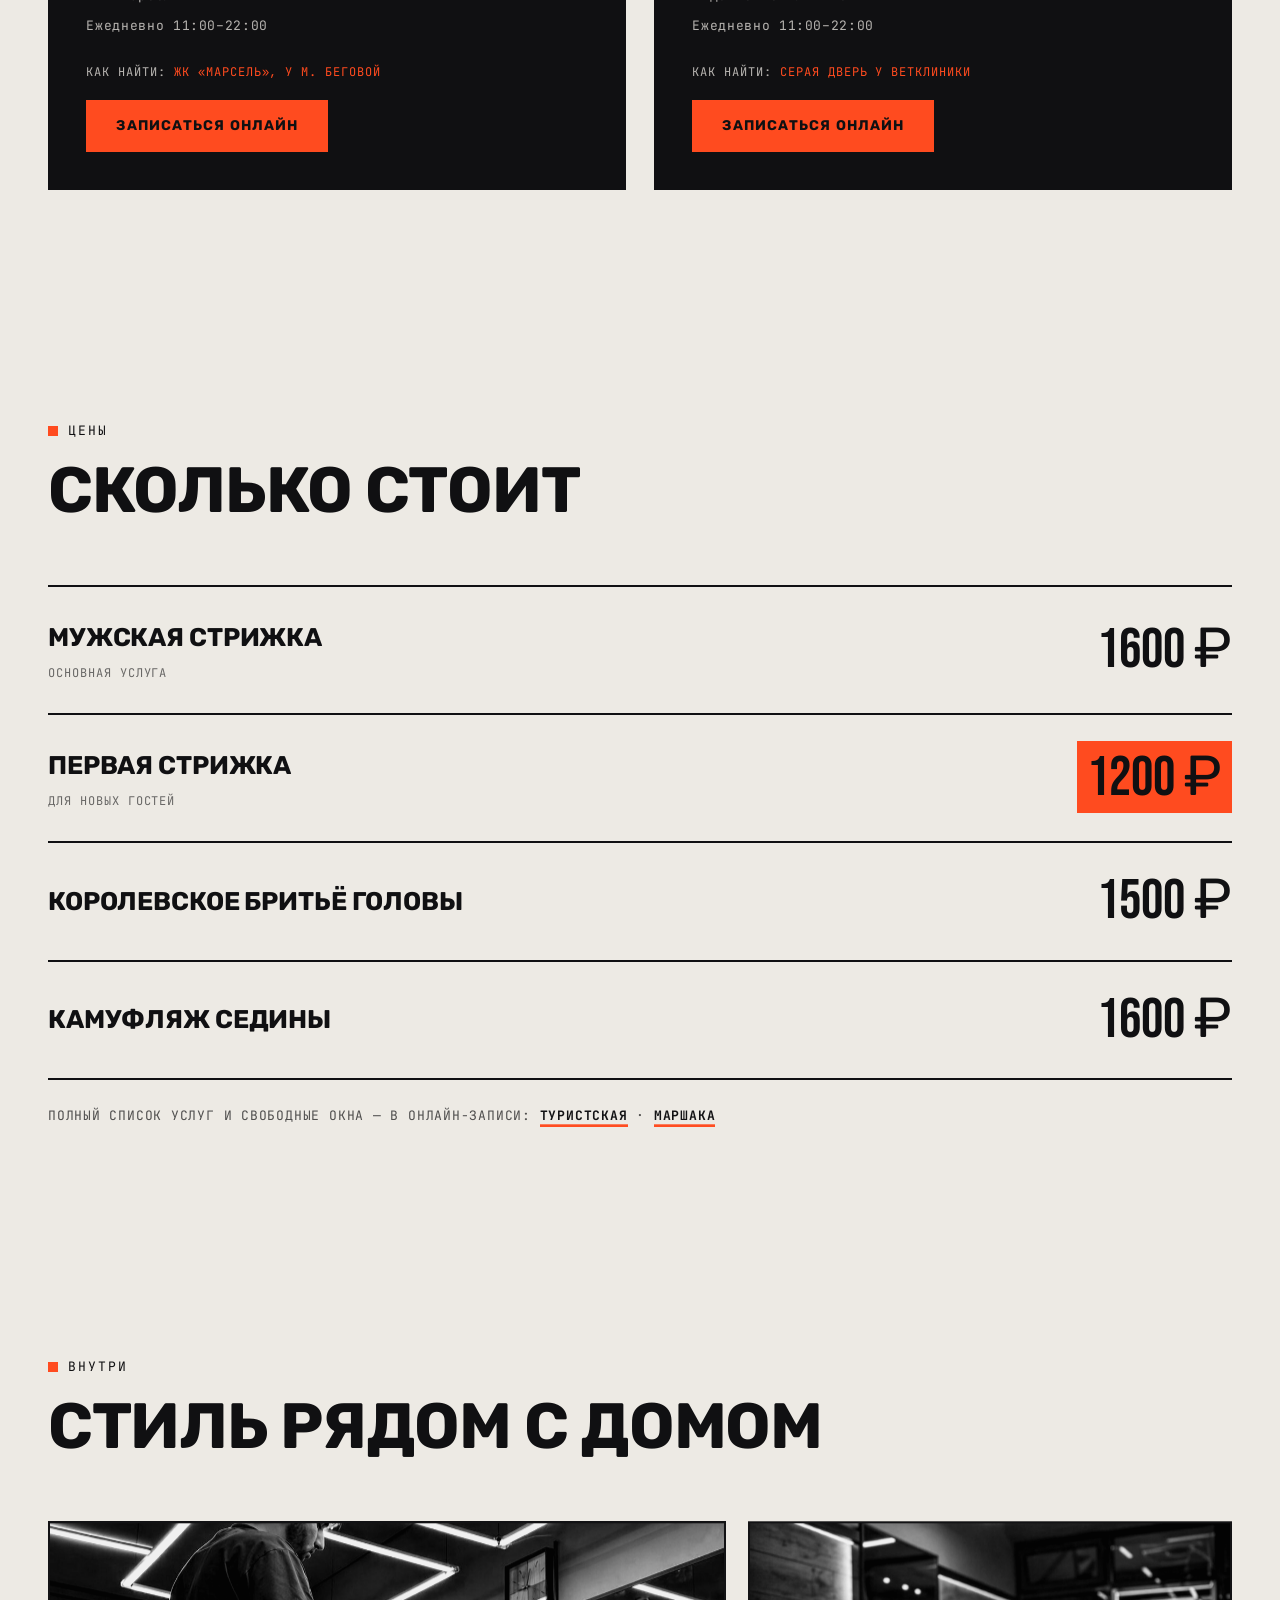
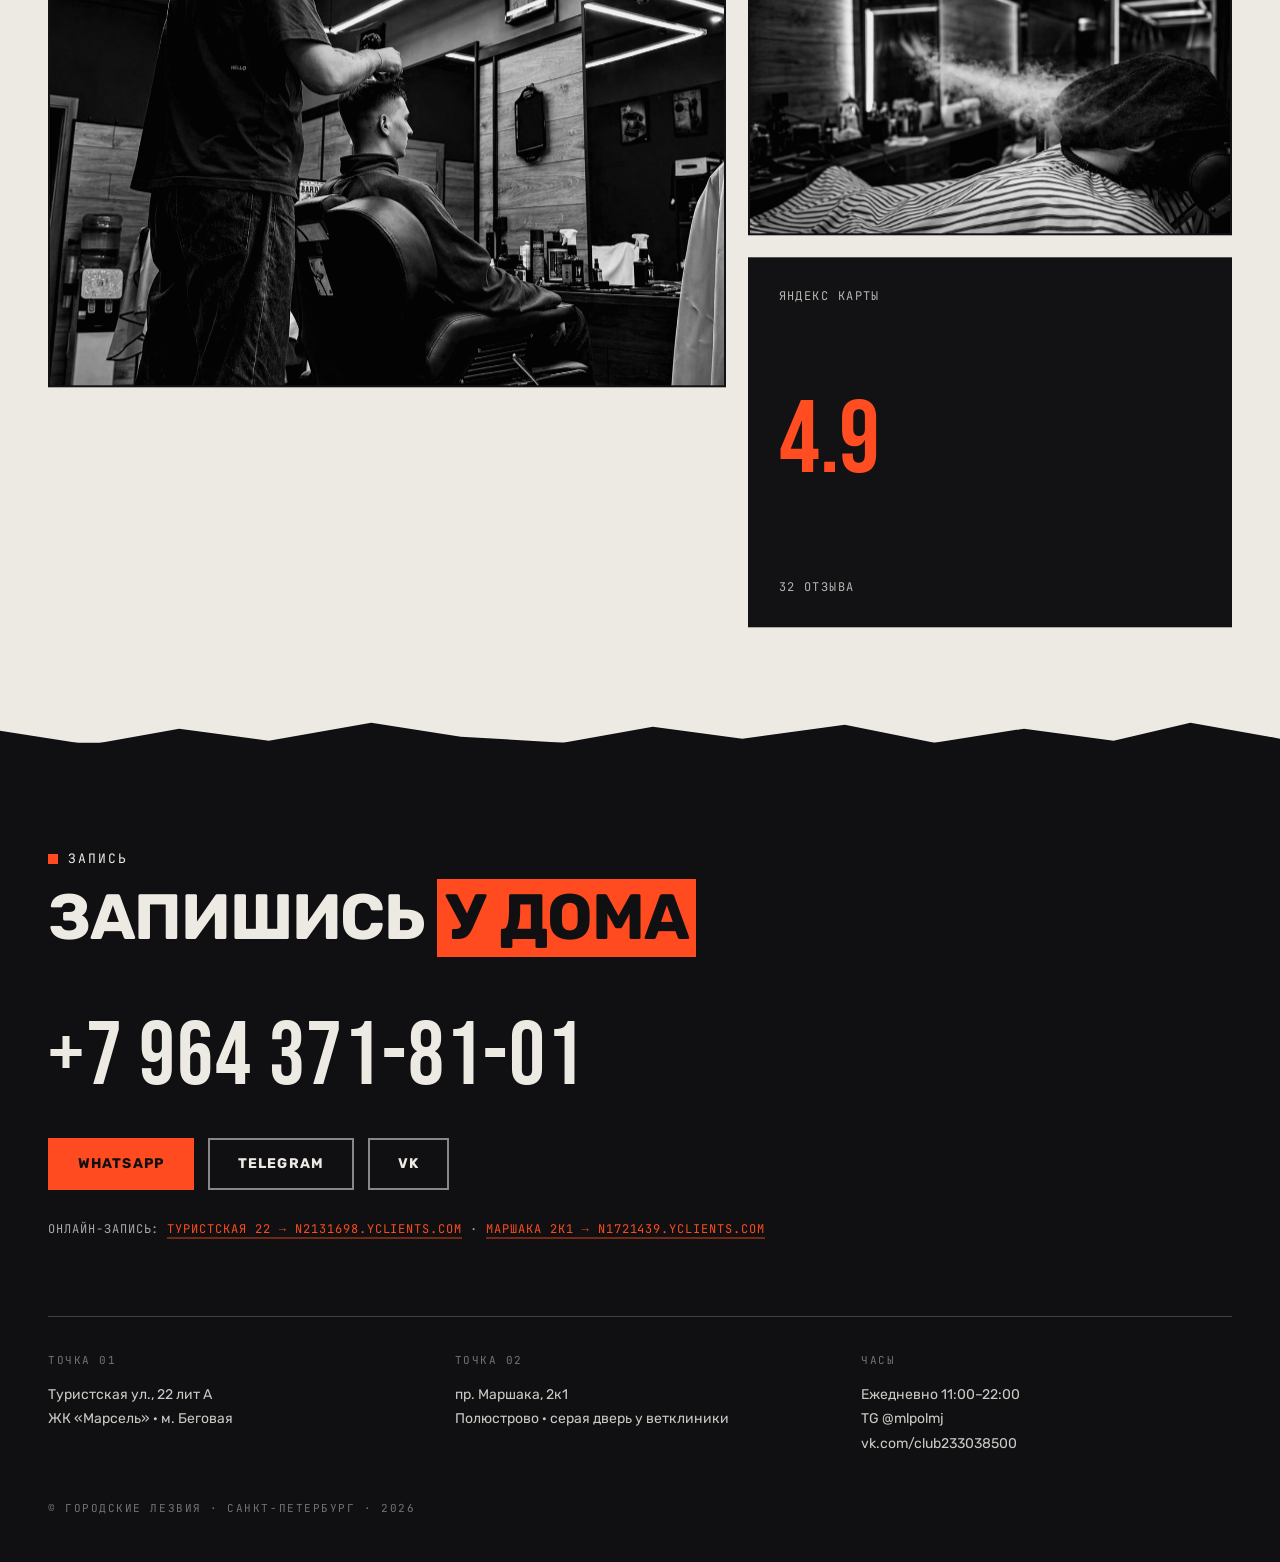
<file: pipeline/2026-09-29/lezviya/site/index.html>
<!DOCTYPE html>
<html lang="ru">
<head>
<meta charset="UTF-8">
<meta name="viewport" content="width=device-width, initial-scale=1.0">
<title>Городские лезвия — барбершоп у Беговой и в Полюстрово</title>
<meta name="description" content="Барбершоп «Городские лезвия» в СПб: Туристская, 22 лит А (ЖК «Марсель», м. Беговая) и пр. Маршака, 2к1 (Полюстрово). Стрижка 1600 ₽, первая — 1200 ₽. Ежедневно 11:00–22:00. Яндекс 4.9.">
<link rel="stylesheet" href="fonts/fonts.css">
<style>
  :root{
    --asphalt:#101012;   /* фон-город */
    --paper:#EDEAE4;     /* бумага афиши */
    --signal:#FF4B1F;   /* сигнальный оранж */
    --paper-70:rgba(237,234,228,.7);
    --paper-45:rgba(237,234,228,.45);
    --mono:'JetBrains Mono',monospace;
    --text:'Rubik',sans-serif;
    --bebas:'Bebas Neue','Rubik',sans-serif; /* только цифры/латиница: кириллица падёт в Rubik */
    --torn1:polygon(0 24px,5% 6px,11% 20px,17% 2px,24% 16px,31% 4px,38% 22px,46% 8px,53% 18px,60% 2px,67% 14px,74% 24px,81% 6px,88% 18px,94% 4px,100% 14px,100% 100%,0 100%);
    --torn2:polygon(0 10px,7% 24px,14% 8px,21% 20px,29% 2px,36% 16px,44% 22px,51% 6px,58% 18px,66% 4px,73% 22px,80% 8px,87% 20px,93% 2px,100% 18px,100% 100%,0 100%);
  }
  *{margin:0;padding:0;box-sizing:border-box}
  html{scroll-behavior:smooth}
  body{
    background:var(--asphalt);
    color:var(--paper);
    font-family:var(--text);
    font-size:17px;
    line-height:1.6;
    overflow-x:hidden;
    -webkit-font-smoothing:antialiased;
  }
  ::selection{background:var(--signal);color:var(--asphalt)}
  a{color:inherit;text-decoration:none}
  img{display:block;width:100%;height:100%;object-fit:cover}
  .container{max-width:1280px;margin-inline:auto;padding-inline:clamp(20px,4vw,48px)}
  .mono{font-family:var(--mono);text-transform:uppercase;letter-spacing:.08em;font-size:13px}
  .bebas{font-family:var(--bebas);font-weight:400}
  a:focus-visible{outline:3px solid var(--signal);outline-offset:3px}

  /* ---------- кнопки: одна высота везде ---------- */
  .btn{
    display:inline-flex;align-items:center;justify-content:center;
    height:52px;padding:0 28px;
    font-family:var(--text);font-weight:700;font-size:14px;
    text-transform:uppercase;letter-spacing:.08em;
    border:2px solid transparent;cursor:pointer;white-space:nowrap;
    transition:background .2s,color .2s,border-color .2s,transform .2s;
  }
  .btn-solid{background:var(--signal);border-color:var(--signal);color:var(--asphalt)}
  .btn-solid:hover{background:#E8430F;border-color:#E8430F;transform:translateY(-2px)}
  .btn-ghost{background:transparent;color:var(--paper);border-color:rgba(237,234,228,.55)}
  .btn-ghost:hover{background:var(--paper);border-color:var(--paper);color:var(--asphalt)}

  /* ---------- шапка: тёмная сигнальная лента ---------- */
  header{
    position:sticky;top:0;z-index:50;
    background:rgba(16,16,18,.92);
    backdrop-filter:blur(8px);
    border-bottom:2px solid var(--signal);
  }
  .header-in{display:flex;align-items:center;justify-content:space-between;height:64px;gap:24px}
  .logo{display:flex;align-items:center;gap:10px;font-weight:700;font-size:15px;letter-spacing:.06em;text-transform:uppercase;white-space:nowrap}
  .logo i{display:inline-block;width:12px;height:12px;background:var(--signal);flex:none}
  nav{display:flex;gap:28px}
  nav a{font-family:var(--mono);font-size:12px;letter-spacing:.1em;text-transform:uppercase;color:var(--paper-70)}
  nav a:hover{color:var(--paper)}
  .header-phone{font-family:var(--mono);font-size:13px;letter-spacing:.04em;white-space:nowrap;color:var(--paper)}
  .header-phone:hover{color:var(--signal)}

  /* ---------- HERO: уличная афиша на тёмном фото ---------- */
  .hero{position:relative;overflow:hidden;min-height:calc(100vh - 64px);min-height:calc(100svh - 64px);display:flex;padding:0}
  .hero-bg{position:absolute;inset:0;z-index:0}
  .hero-bg img{filter:grayscale(.9) contrast(1.06) brightness(.62)}
  .hero-bg::after{
    content:'';position:absolute;inset:0;
    background:linear-gradient(180deg,rgba(16,16,18,.66) 0%,rgba(16,16,18,.34) 42%,rgba(16,16,18,.9) 100%);
  }
  .hero-in{
    position:relative;z-index:1;width:100%;
    display:flex;flex-direction:column;justify-content:flex-end;
    padding-top:clamp(48px,7vh,88px);
    padding-bottom:clamp(36px,5vh,60px);
  }
  .eyebrow{display:flex;align-items:center;gap:10px;color:var(--paper-70);margin-bottom:clamp(18px,3vh,32px)}
  .eyebrow i{display:inline-block;width:10px;height:10px;background:var(--signal);flex:none}
  h1{
    font-weight:700;
    font-size:clamp(44px,9.6vw,144px);
    line-height:.94;letter-spacing:-.02em;text-transform:uppercase;
    color:var(--paper);
  }
  h1 .l1,h1 .l2,h1 .l3{display:block}
  h1 .hl{
    background:var(--signal);color:var(--asphalt);
    padding:0 .12em .02em;
    box-decoration-break:clone;-webkit-box-decoration-break:clone;
  }
  .hero-sub{margin-top:26px;max-width:560px;font-size:clamp(16px,1.4vw,19px);line-height:1.55;color:rgba(237,234,228,.92)}
  .hero-sub mark{
    background:var(--signal);color:var(--asphalt);
    padding:.02em .22em;font-weight:500;
    box-decoration-break:clone;-webkit-box-decoration-break:clone;
  }
  .cta-row{display:flex;gap:14px;margin-top:34px;flex-wrap:wrap}
  .hero-meta{
    margin-top:clamp(36px,6vh,64px);padding-top:18px;
    border-top:1px solid rgba(237,234,228,.22);
    display:flex;gap:12px 36px;flex-wrap:wrap;
    font-family:var(--mono);font-size:12px;letter-spacing:.1em;text-transform:uppercase;color:var(--paper-70);
  }
  /* стикер-афиша: бумага + оранжевая жёсткая тень */
  .sticker{
    position:absolute;right:clamp(20px,4vw,48px);bottom:clamp(150px,24vh,250px);z-index:2;
    background:var(--paper);color:var(--asphalt);
    border:2px solid var(--asphalt);
    box-shadow:10px 10px 0 var(--signal);
    padding:16px 22px 12px;transform:rotate(-5deg);
    display:flex;flex-direction:column;align-items:center;
  }
  .sticker .s-top{font-family:var(--mono);font-size:11px;letter-spacing:.18em;text-transform:uppercase}
  .sticker .s-price{font-family:var(--bebas);font-size:clamp(40px,4vw,56px);line-height:1;margin-top:4px}

  /* ---------- ДВЕ ВСТРЕЧНЫЕ ЛЕНТЫ РАЙОНОВ ---------- */
  .ribbon{overflow:hidden;padding:13px 0}
  .track{display:flex;width:max-content;will-change:transform}
  .track > span{
    white-space:nowrap;flex:none;
    font-family:var(--text);font-weight:700;
    font-size:clamp(30px,4.6vw,58px);line-height:1.12;
    text-transform:uppercase;letter-spacing:.01em;
  }
  .track b{font-weight:700;color:var(--signal);padding:0 .35em}
  .r-fill{background:var(--paper);color:var(--asphalt)}
  .r-stroke{background:var(--asphalt);color:transparent;-webkit-text-stroke:2px var(--signal)}
  @supports not (-webkit-text-stroke:1px #000){.r-stroke{color:var(--signal)}}
  .t-left{animation:mqL 26s linear infinite}
  .t-right{animation:mqR 34s linear infinite}
  @keyframes mqL{from{transform:translateX(0)}to{transform:translateX(-50%)}}
  @keyframes mqR{from{transform:translateX(-50%)}to{transform:translateX(0)}}

  /* ---------- бумажный блок (рваный край №1) ---------- */
  .paper-torn{
    position:relative;z-index:1;margin-top:-24px;
    background:var(--paper);color:var(--asphalt);
    clip-path:var(--torn1);
  }
  section{padding:clamp(72px,9vw,116px) 0}
  section[id],footer[id]{scroll-margin-top:80px}
  .sec-label{display:flex;align-items:center;gap:10px;margin-bottom:18px;font-family:var(--mono);font-size:13px;letter-spacing:.16em;text-transform:uppercase}
  .sec-label i{display:inline-block;width:10px;height:10px;background:var(--signal);flex:none}
  .paper-torn > section:first-child{padding-top:clamp(96px,11vw,144px)}
  h2{
    font-weight:700;font-size:clamp(34px,5vw,64px);
    line-height:.96;letter-spacing:-.02em;text-transform:uppercase;
    margin-bottom:clamp(36px,5vw,64px);
  }

  /* ---------- ФИЛИАЛЫ: две афиши с контурными номерами ---------- */
  .branches-grid{display:grid;grid-template-columns:1fr 1fr;gap:clamp(20px,2.5vw,28px)}
  .branch{
    background:var(--asphalt);color:var(--paper);
    padding:clamp(24px,3vw,40px);
    display:flex;flex-direction:column;min-height:420px;
    transition:transform .25s,box-shadow .25s;
  }
  .branch:hover{transform:translate(-5px,-5px);box-shadow:9px 9px 0 var(--signal)}
  .b-top{display:flex;justify-content:space-between;align-items:flex-start;gap:16px}
  .b-num{
    font-family:var(--bebas);font-size:clamp(88px,10vw,150px);line-height:.82;
    color:transparent;-webkit-text-stroke:3px var(--signal);
  }
  @supports not (-webkit-text-stroke:1px #000){.b-num{color:var(--signal)}}
  .b-tag{font-family:var(--mono);font-size:11px;letter-spacing:.16em;text-transform:uppercase;color:var(--signal);text-align:right;padding-top:10px}
  .b-name{font-weight:700;font-size:clamp(24px,2.6vw,36px);line-height:1.02;letter-spacing:-.01em;text-transform:uppercase;margin-top:26px}
  .b-lines{margin-top:18px;display:flex;flex-direction:column;gap:9px}
  .b-lines span{font-family:var(--mono);font-size:13px;letter-spacing:.05em;color:rgba(237,234,228,.75)}
  .b-find{margin-top:auto;padding-top:26px;font-family:var(--mono);font-size:12px;letter-spacing:.08em;text-transform:uppercase;color:rgba(237,234,228,.75)}
  .b-find b{font-weight:400;color:var(--signal)}
  .branch .btn{margin-top:18px;align-self:flex-start}

  /* ---------- ЦЕНЫ: плакат ---------- */
  .price-list{border-top:2px solid var(--asphalt)}
  .price-row{
    display:flex;justify-content:space-between;align-items:center;gap:24px;
    padding:clamp(20px,2.4vw,30px) 0;border-bottom:2px solid var(--asphalt);
  }
  .p-name{font-weight:700;font-size:clamp(19px,2vw,26px);text-transform:uppercase;letter-spacing:-.005em}
  .p-note{font-family:var(--mono);font-size:12px;letter-spacing:.08em;text-transform:uppercase;color:rgba(16,16,18,.6);margin-top:6px}
  .p-val{font-family:var(--bebas);font-size:clamp(36px,4.4vw,64px);line-height:1;white-space:nowrap}
  .p-hot{background:var(--signal);color:var(--asphalt);padding:.06em .18em .02em;box-decoration-break:clone;-webkit-box-decoration-break:clone}
  .prices-after{margin-top:26px;font-family:var(--mono);font-size:13px;letter-spacing:.06em;text-transform:uppercase;color:rgba(16,16,18,.72)}
  .prices-after a{color:var(--asphalt);border-bottom:3px solid var(--signal);font-weight:700}
  .prices-after a:hover{background:var(--signal)}

  /* ---------- ВНУТРИ: фото + плитка-факт ---------- */
  .gallery{display:grid;grid-template-columns:7fr 5fr;gap:clamp(16px,2vw,22px)}
  .g-lg{aspect-ratio:16/11;overflow:hidden;border:2px solid var(--asphalt)}
  .g-col{display:flex;flex-direction:column;gap:clamp(16px,2vw,22px)}
  .g-col > *{flex:1;min-height:0}
  .g-sm{overflow:hidden;border:2px solid var(--asphalt);min-height:200px}
  .gallery img{filter:grayscale(1) contrast(1.08) brightness(.94)}
  .g-tile{
    background:var(--asphalt);color:var(--paper);
    display:flex;flex-direction:column;justify-content:space-between;
    padding:clamp(20px,2.4vw,32px);min-height:200px;
  }
  .g-tile .t-num{font-family:var(--bebas);font-size:clamp(72px,8vw,120px);line-height:.9;color:var(--signal)}
  .g-tile .t-cap{font-family:var(--mono);font-size:12px;letter-spacing:.12em;text-transform:uppercase;color:rgba(237,234,228,.75)}

  /* ---------- финал (рваный край №2): тёмный, оранж только в кнопках/словах ---------- */
  .dark-torn{
    position:relative;z-index:1;margin-top:-22px;
    background:var(--asphalt);color:var(--paper);
    clip-path:var(--torn2);
    padding:clamp(88px,10vw,132px) 0 44px;
  }
  .dark-torn h2 .hl{
    background:var(--signal);color:var(--asphalt);
    padding:0 .12em .02em;
    box-decoration-break:clone;-webkit-box-decoration-break:clone;
  }
  .foot-phone{
    display:block;font-family:var(--bebas);
    font-size:clamp(44px,7vw,104px);line-height:1;letter-spacing:.02em;
    margin-top:8px;
  }
  .foot-phone:hover{color:var(--signal)}
  .foot-btns{display:flex;gap:14px;margin-top:36px;flex-wrap:wrap}
  .foot-online{margin-top:30px;font-family:var(--mono);font-size:12px;letter-spacing:.08em;text-transform:uppercase;color:var(--paper-70)}
  .foot-online a{color:var(--signal);border-bottom:2px solid rgba(255,75,31,.4)}
  .foot-online a:hover{border-bottom-color:var(--signal)}
  .foot-grid{
    display:grid;grid-template-columns:repeat(3,1fr);gap:36px;
    margin-top:clamp(48px,6vw,80px);padding-top:34px;
    border-top:1px solid rgba(237,234,228,.22);
  }
  .foot-grid .mono{font-size:11px;color:var(--paper-45);margin-bottom:12px;letter-spacing:.14em}
  .foot-grid p,.foot-grid a{font-size:14px;color:rgba(237,234,228,.85);line-height:1.75}
  .foot-grid a{display:block}
  .foot-grid a:hover{color:var(--paper)}
  .foot-bottom{margin-top:44px;font-family:var(--mono);font-size:11px;letter-spacing:.14em;text-transform:uppercase;color:var(--paper-45)}

  /* ---------- адаптив ---------- */
  @media (min-width:1025px){
    h1 .l1,h1 .l2{display:inline} /* «СТРИЖЁМ В ТВОЁМ» одной строкой, «РАЙОНЕ» — второй */
  }
  @media (max-width:1024px){
    nav{display:none}
    .branches-grid{grid-template-columns:1fr}
    .branch{min-height:0}
    .gallery{grid-template-columns:1fr}
    .g-lg{aspect-ratio:16/10}
    .g-col{flex-direction:row}
    .g-col > *{flex:1;min-height:220px}
    .foot-grid{grid-template-columns:1fr;gap:28px}
  }
  @media (max-width:640px){
    .logo{font-size:13px}
    .header-phone{font-size:12px}
    .sticker{
      position:static;margin-top:30px;align-self:flex-start;
      transform:rotate(-4deg);display:inline-flex;flex-direction:column;align-items:center;
    }
    .hero-in{justify-content:flex-start}
    .cta-row .btn{flex:1;min-width:0}
    .price-row{flex-direction:column;align-items:flex-start;gap:10px}
    .g-col{flex-direction:column}
    .g-col > *{min-height:0}
    .g-sm{aspect-ratio:16/10;flex:none}
    .g-tile{flex:none}
    .foot-btns .btn{flex:1;min-width:0}
  }
  @media (prefers-reduced-motion:reduce){
    .t-left,.t-right{animation:none}
    html{scroll-behavior:auto}
    .branch,.btn-solid{transition:none}
  }
</style>
</head>
<body>

<header>
  <div class="container header-in">
    <a class="logo" href="#top"><i></i>Городские лезвия</a>
    <nav>
      <a href="#branches">Филиалы</a>
      <a href="#price">Цены</a>
      <a href="#inside">Внутри</a>
      <a href="#contacts">Контакты</a>
    </nav>
    <a class="header-phone" href="tel:+79643718101">+7 964 371-81-01</a>
  </div>
</header>

<main id="top">

  <!-- HERO -->
  <section class="hero">
    <div class="hero-bg">
      <img src="img/real-neon.jpg" alt="Зал «Городских лезвий»: неоновые линии по потолку, зеркала, кресла">
    </div>
    <div class="container hero-in">
      <p class="eyebrow mono"><i></i>Барбершоп · два района · СПб</p>
      <h1>
        <span class="l1">СТРИЖЁМ </span><span class="l2">В ТВОЁМ </span><span class="l3"><span class="hl">РАЙОНЕ</span></span>
      </h1>
      <p class="hero-sub">Две точки у дома: Туристская, 22 лит А — ЖК «Марсель», м. Беговая, и пр. Маршака, 2к1 — Полюстрово. Стрижка 1600 ₽, <mark>первая — 1200 ₽</mark>.</p>
      <div class="cta-row">
        <a class="btn btn-solid" href="#branches">Записаться онлайн</a>
        <a class="btn btn-ghost" href="tel:+79643718101">+7 964 371-81-01</a>
      </div>
      <div class="sticker">
        <span class="s-top">Первая стрижка</span>
        <span class="s-price">1200 ₽</span>
      </div>
      <div class="hero-meta">
        <span>Ежедневно 11:00–22:00</span>
        <span>Яндекс 4.9 · 32 отзыва</span>
        <span>Туристская 22 · Маршака 2к1</span>
      </div>
    </div>
  </section>

  <!-- ДВЕ ВСТРЕЧНЫЕ ЛЕНТЫ РАЙОНОВ -->
  <div aria-hidden="true">
    <div class="ribbon r-fill">
      <div class="track t-left">
        <span>Беговая <b>·</b> ЖК Марсель <b>·</b> Акварель <b>·</b> Якорь <b>·</b> Полюстрово <b>·</b> Маршака 2к1 <b>·</b> Беговая <b>·</b> ЖК Марсель <b>·</b> Акварель <b>·</b> Якорь <b>·</b> Полюстрово <b>·</b> Маршака 2к1 <b>·</b> Беговая <b>·</b> ЖК Марсель <b>·</b> Акварель <b>·</b> Якорь <b>·</b> Полюстрово <b>·</b> Маршака 2к1 <b>·</b> </span>
        <span>Беговая <b>·</b> ЖК Марсель <b>·</b> Акварель <b>·</b> Якорь <b>·</b> Полюстрово <b>·</b> Маршака 2к1 <b>·</b> Беговая <b>·</b> ЖК Марсель <b>·</b> Акварель <b>·</b> Якорь <b>·</b> Полюстрово <b>·</b> Маршака 2к1 <b>·</b> Беговая <b>·</b> ЖК Марсель <b>·</b> Акварель <b>·</b> Якорь <b>·</b> Полюстрово <b>·</b> Маршака 2к1 <b>·</b> </span>
      </div>
    </div>
    <div class="ribbon r-stroke">
      <div class="track t-right">
        <span>Беговая · ЖК Марсель · Акварель · Якорь · Полюстрово · Маршака 2к1 · Беговая · ЖК Марсель · Акварель · Якорь · Полюстрово · Маршака 2к1 · Беговая · ЖК Марсель · Акварель · Якорь · Полюстрово · Маршака 2к1 · </span>
        <span>Беговая · ЖК Марсель · Акварель · Якорь · Полюстрово · Маршака 2к1 · Беговая · ЖК Марсель · Акварель · Якорь · Полюстрово · Маршака 2к1 · Беговая · ЖК Марсель · Акварель · Якорь · Полюстрово · Маршака 2к1 · </span>
      </div>
    </div>
  </div>

  <!-- БУМАГА: филиалы → цены → внутри -->
  <div class="paper-torn">

    <!-- ФИЛИАЛЫ -->
    <section id="branches">
      <div class="container">
        <p class="sec-label"><i></i>Филиалы</p>
        <h2>Две точки у дома</h2>
        <div class="branches-grid">
          <article class="branch" data-reveal>
            <div class="b-top">
              <span class="b-num">01</span>
              <span class="b-tag">м. Беговая<br>Приморский район</span>
            </div>
            <h3 class="b-name">Туристская, 22 лит А</h3>
            <div class="b-lines">
              <span>ЖК «Марсель»</span>
              <span>Ежедневно 11:00–22:00</span>
            </div>
            <p class="b-find">Как найти: <b>ЖК «Марсель», у м. Беговой</b></p>
            <a class="btn btn-solid" href="https://n2131698.yclients.com/" target="_blank" rel="noopener">Записаться онлайн</a>
          </article>
          <article class="branch" data-reveal>
            <div class="b-top">
              <span class="b-num">02</span>
              <span class="b-tag">Полюстрово<br>Новый филиал</span>
            </div>
            <h3 class="b-name">пр. Маршака, 2к1</h3>
            <div class="b-lines">
              <span>Рядом с ветклиникой</span>
              <span>Ежедневно 11:00–22:00</span>
            </div>
            <p class="b-find">Как найти: <b>серая дверь у ветклиники</b></p>
            <a class="btn btn-solid" href="https://n1721439.yclients.com/" target="_blank" rel="noopener">Записаться онлайн</a>
          </article>
        </div>
      </div>
    </section>

    <!-- ЦЕНЫ -->
    <section id="price">
      <div class="container">
        <p class="sec-label"><i></i>Цены</p>
        <h2>Сколько стоит</h2>
        <div class="price-list">
          <div class="price-row" data-reveal>
            <div>
              <div class="p-name">Мужская стрижка</div>
              <div class="p-note">Основная услуга</div>
            </div>
            <div class="p-val">1600 ₽</div>
          </div>
          <div class="price-row" data-reveal>
            <div>
              <div class="p-name">Первая стрижка</div>
              <div class="p-note">Для новых гостей</div>
            </div>
            <div class="p-val"><span class="p-hot">1200 ₽</span></div>
          </div>
          <div class="price-row" data-reveal>
            <div>
              <div class="p-name">Королевское бритьё головы</div>
            </div>
            <div class="p-val">1500 ₽</div>
          </div>
          <div class="price-row" data-reveal>
            <div>
              <div class="p-name">Камуфляж седины</div>
            </div>
            <div class="p-val">1600 ₽</div>
          </div>
        </div>
        <p class="prices-after" data-reveal>Полный список услуг и свободные окна — в онлайн-записи: <a href="https://n2131698.yclients.com/" target="_blank" rel="noopener">Туристская</a> · <a href="https://n1721439.yclients.com/" target="_blank" rel="noopener">Маршака</a></p>
      </div>
    </section>

    <!-- ВНУТРИ -->
    <section id="inside">
      <div class="container">
        <p class="sec-label"><i></i>Внутри</p>
        <h2>Стиль рядом с домом</h2>
        <div class="gallery">
          <figure class="g-lg" data-reveal>
            <img src="img/real-cut.jpg" alt="Барбер за стрижкой в зале «Городских лезвий»">
          </figure>
          <div class="g-col">
            <figure class="g-sm" data-reveal>
              <img src="img/real-towel.jpg" alt="Клиент в кресле под горячим полотенцем">
            </figure>
            <div class="g-tile" data-reveal>
              <span class="t-cap">Яндекс Карты</span>
              <span class="t-num">4.9</span>
              <span class="t-cap">32 отзыва</span>
            </div>
          </div>
        </div>
      </div>
    </section>

  </div>

  <!-- ФИНАЛ: тёмный, оранж только в кнопках/словах -->
  <footer class="dark-torn" id="contacts">
    <div class="container">
      <p class="sec-label"><i></i>Запись</p>
      <h2>Запишись <span class="hl">у дома</span></h2>
      <a class="foot-phone" href="tel:+79643718101">+7 964 371-81-01</a>
      <div class="foot-btns">
        <a class="btn btn-solid" href="https://wa.me/79643718101" target="_blank" rel="noopener">WhatsApp</a>
        <a class="btn btn-ghost" href="https://t.me/mlpolmj" target="_blank" rel="noopener">Telegram</a>
        <a class="btn btn-ghost" href="https://vk.com/club233038500" target="_blank" rel="noopener">VK</a>
      </div>
      <p class="foot-online">Онлайн-запись: <a href="https://n2131698.yclients.com/" target="_blank" rel="noopener">Туристская 22 → n2131698.yclients.com</a> · <a href="https://n1721439.yclients.com/" target="_blank" rel="noopener">Маршака 2к1 → n1721439.yclients.com</a></p>
      <div class="foot-grid">
        <div>
          <p class="mono">Точка 01</p>
          <p>Туристская ул., 22 лит А<br>ЖК «Марсель» · м. Беговая</p>
        </div>
        <div>
          <p class="mono">Точка 02</p>
          <p>пр. Маршака, 2к1<br>Полюстрово · серая дверь у ветклиники</p>
        </div>
        <div>
          <p class="mono">Часы</p>
          <p>Ежедневно 11:00–22:00<br><a href="https://t.me/mlpolmj" target="_blank" rel="noopener">TG @mlpolmj</a><a href="https://vk.com/club233038500" target="_blank" rel="noopener">vk.com/club233038500</a></p>
        </div>
      </div>
      <p class="foot-bottom">© Городские лезвия · Санкт-Петербург · 2026</p>
    </div>
  </footer>

</main>

<script src="js/gsap.min.js"></script>
<script src="js/ScrollTrigger.min.js"></script>
<script>
(function(){
  var reduced = window.matchMedia('(prefers-reduced-motion: reduce)').matches;
  if (window.gsap && window.ScrollTrigger && !reduced) {
    gsap.registerPlugin(ScrollTrigger);
    gsap.utils.toArray('[data-reveal]').forEach(function(el){
      gsap.from(el, {
        y: 26,
        opacity: 0,
        duration: .8,
        ease: 'power2.out',
        scrollTrigger: { trigger: el, start: 'top 88%', once: true }
      });
    });
  }
})();
</script>
</body>
</html>
</file>
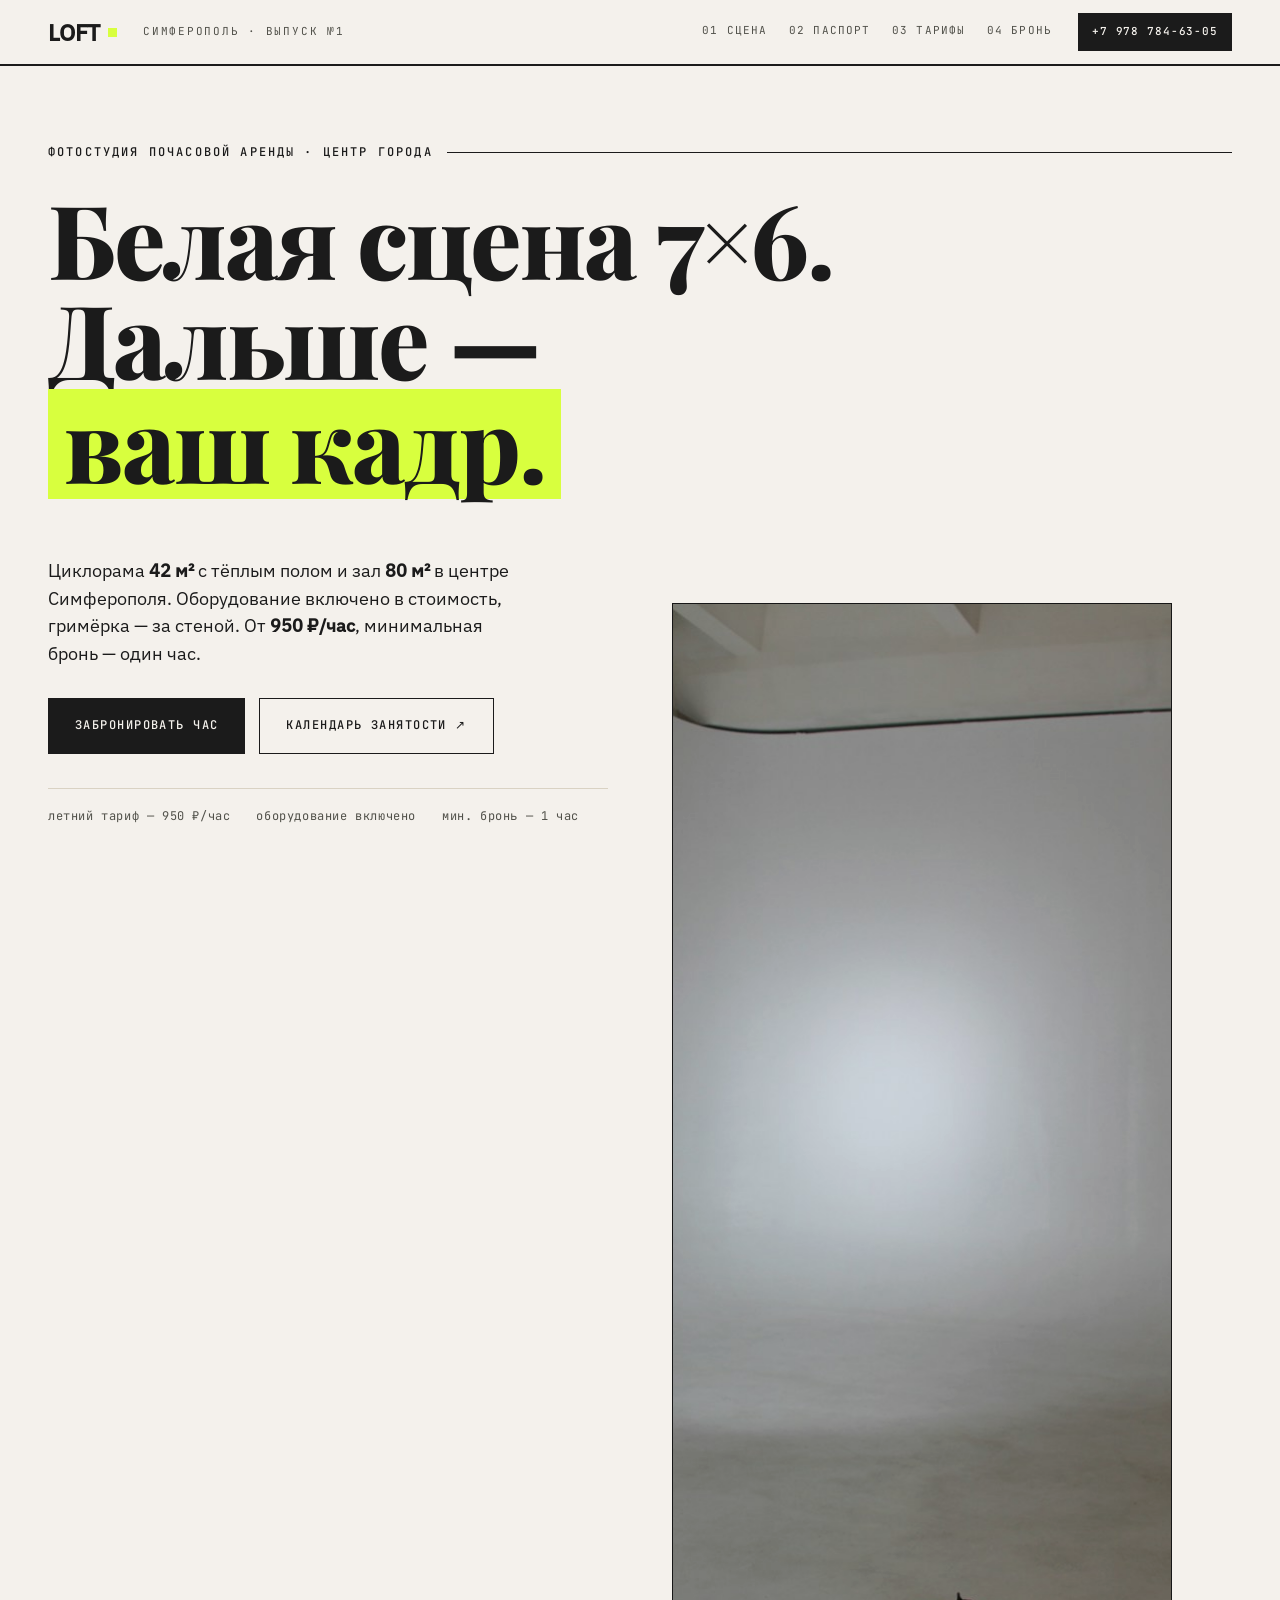
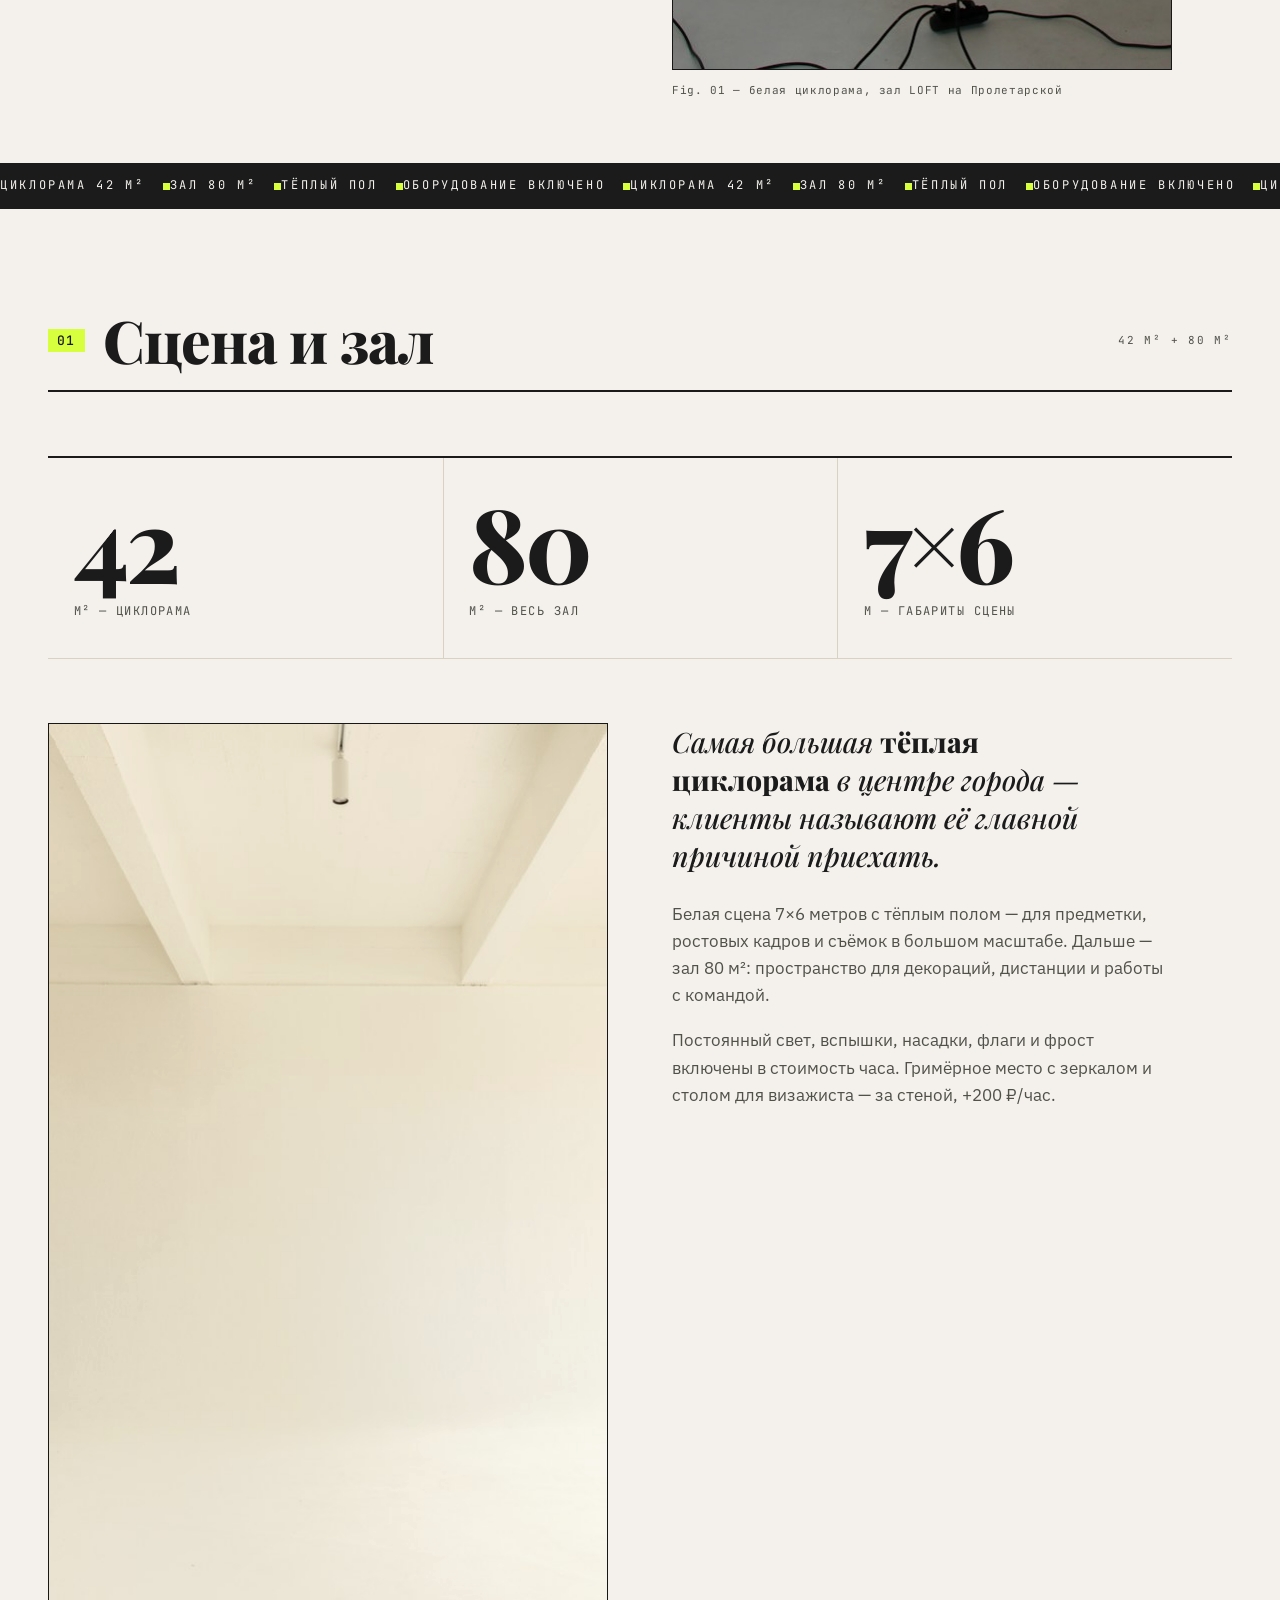
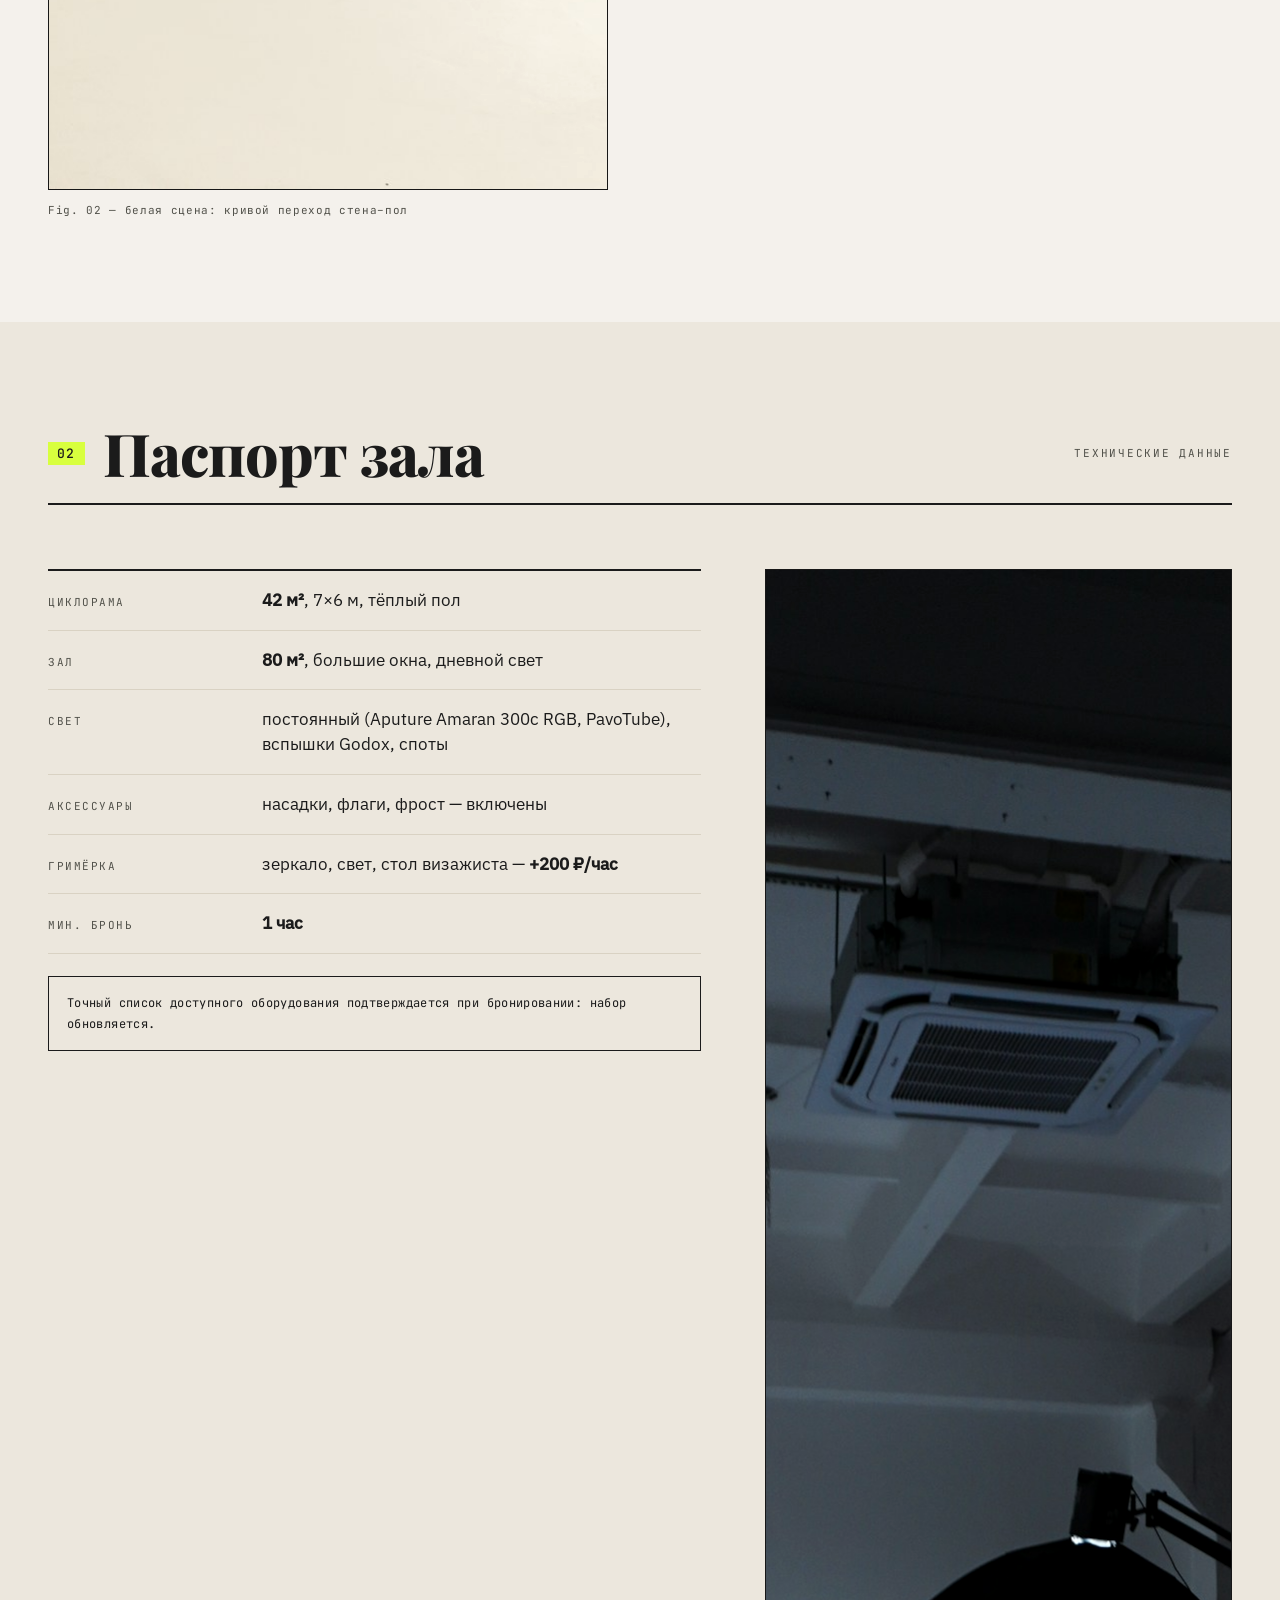
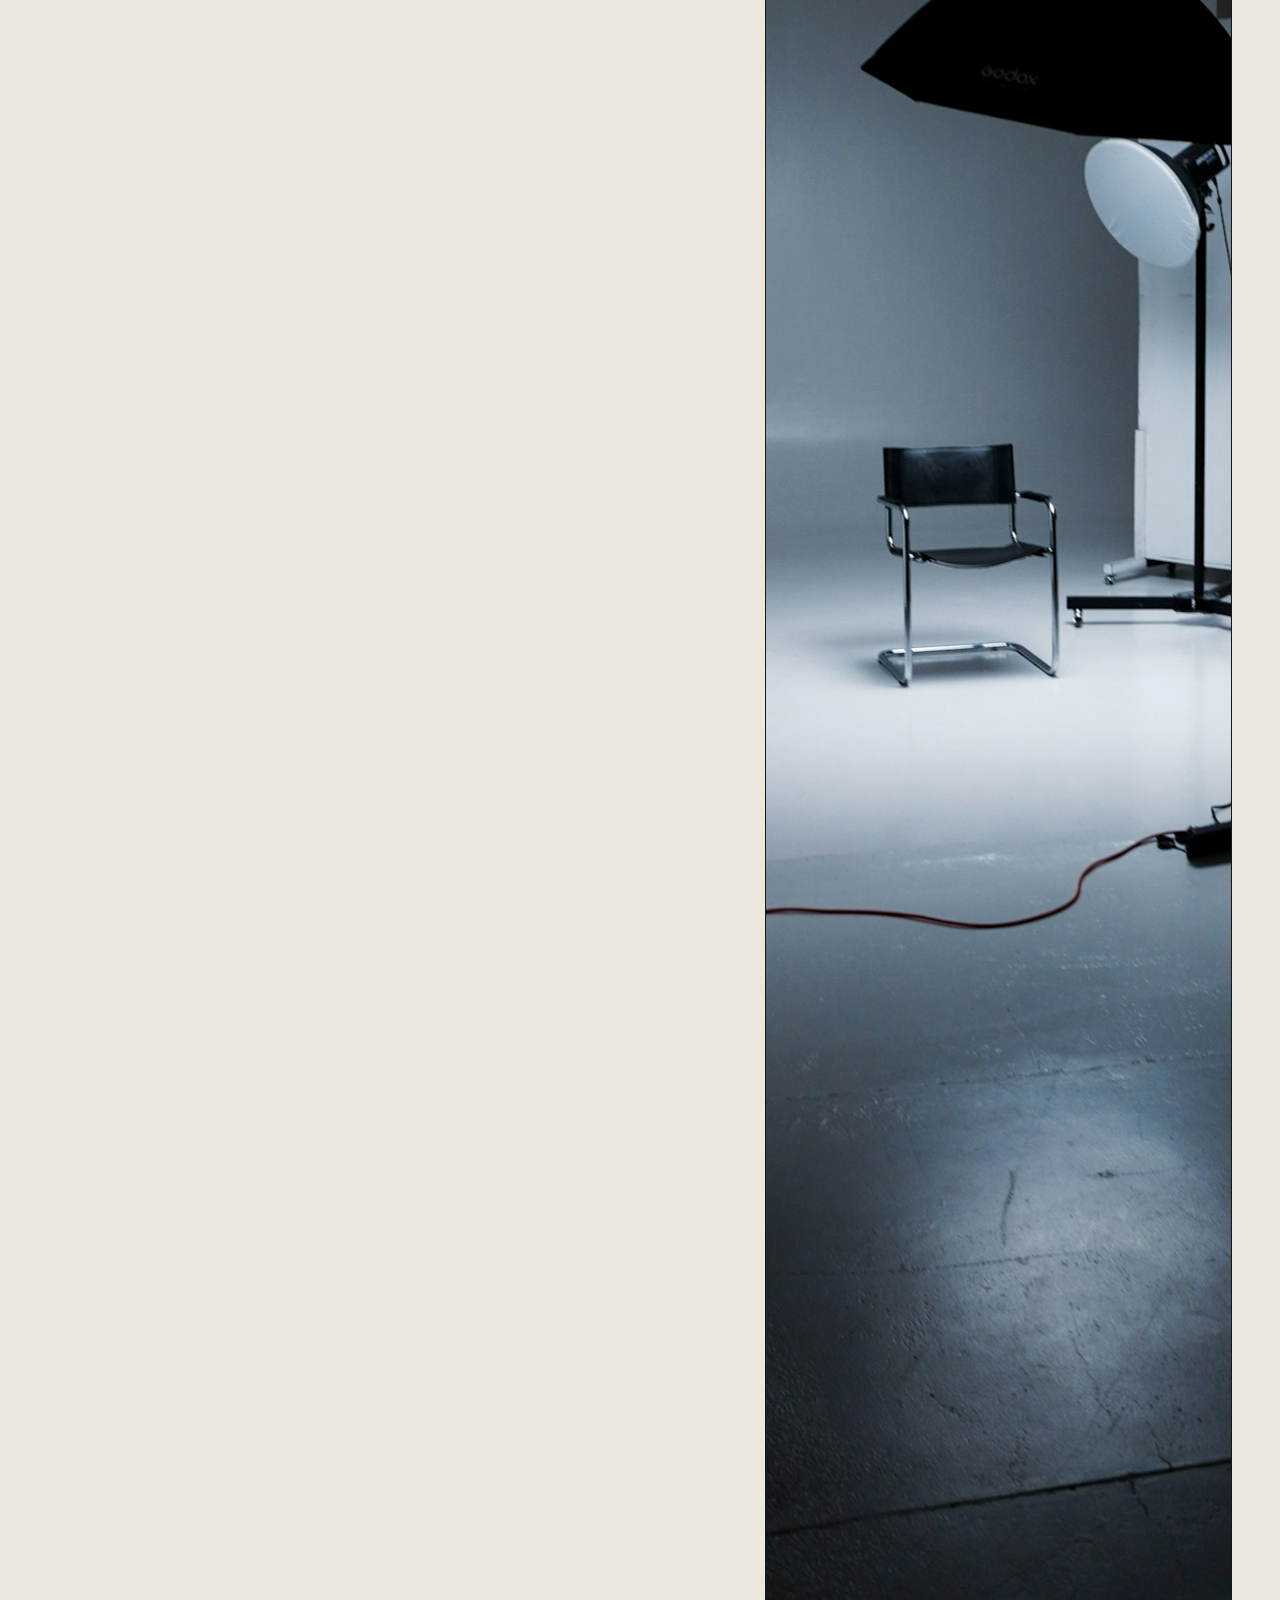
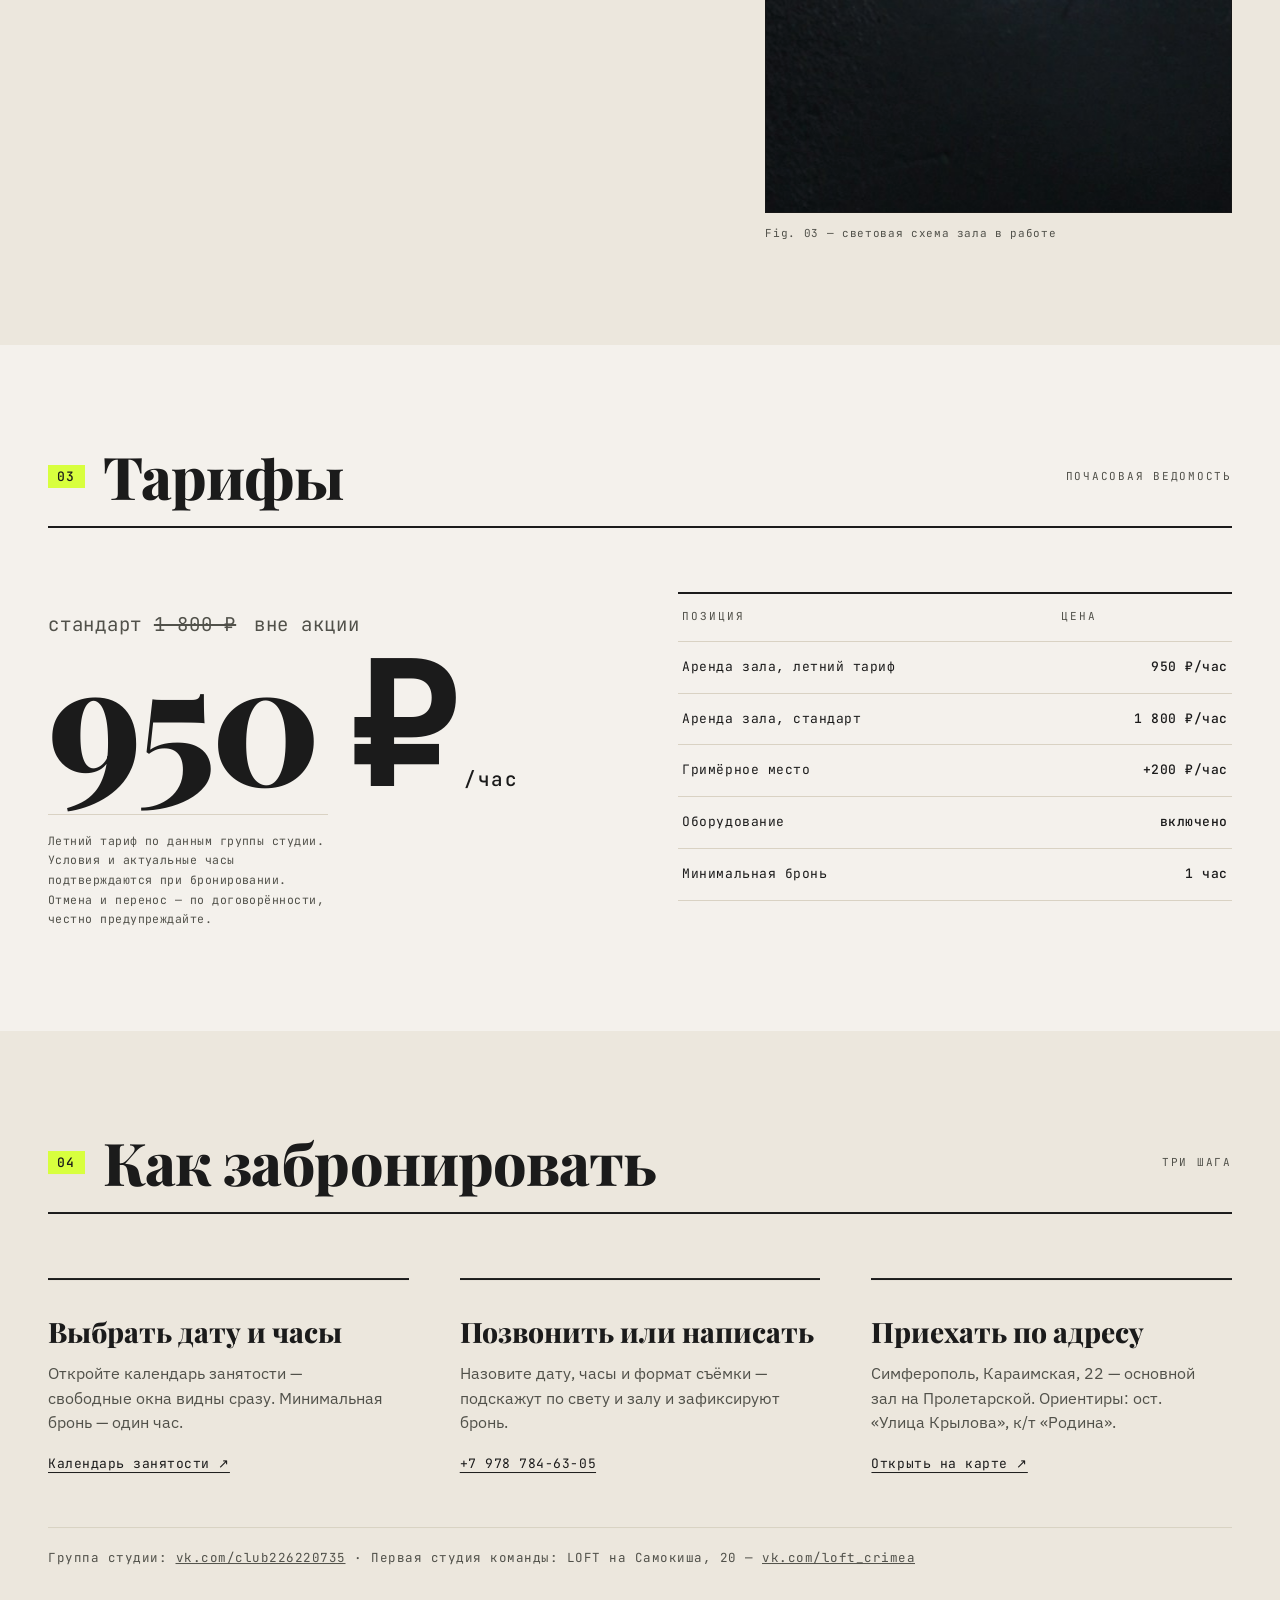
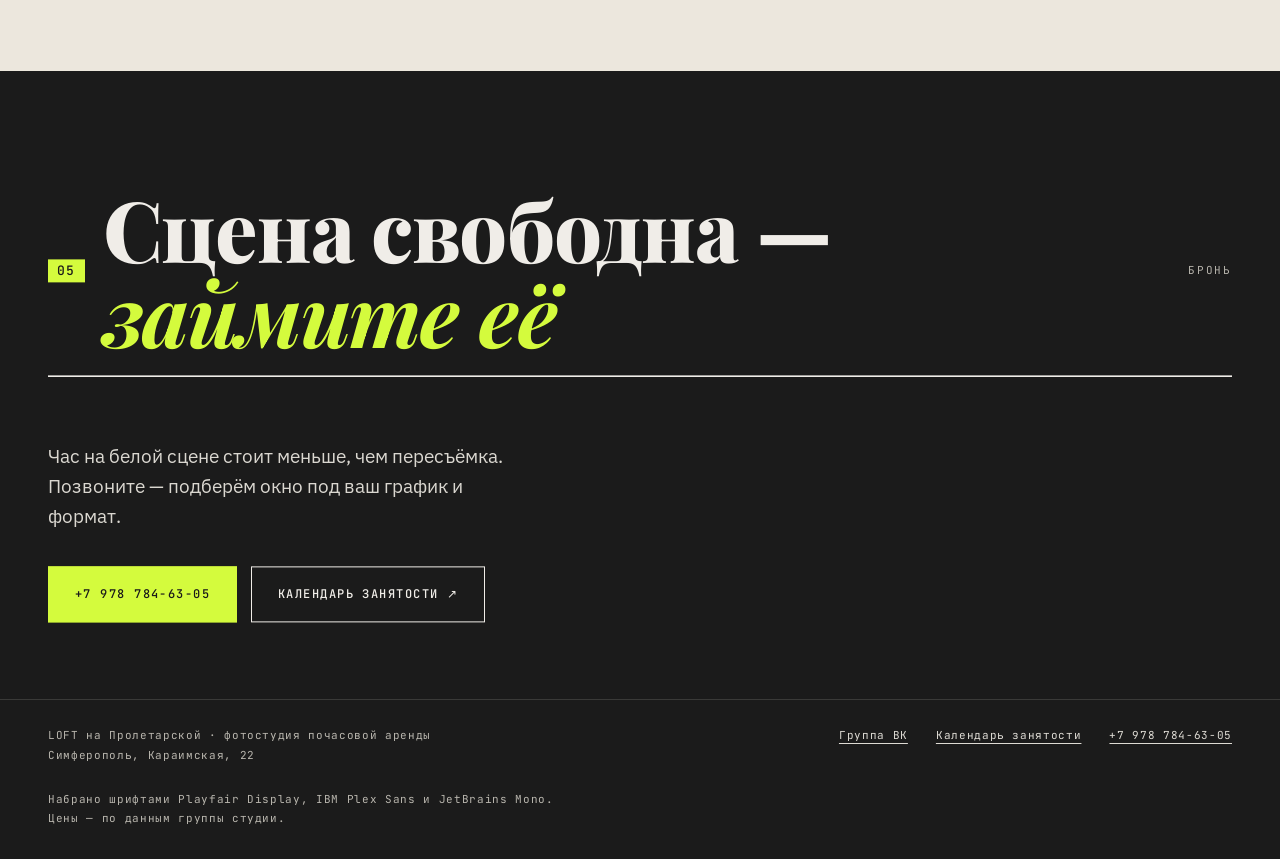
<file: pipeline/2026-09-29/loft-proletarskaya/site/index.html>
<!DOCTYPE html>
<html lang="ru">
<head>
<meta charset="UTF-8">
<meta name="viewport" content="width=device-width, initial-scale=1.0">
<meta name="theme-color" content="#F4F1EC">
<title>LOFT на Пролетарской — фотостудия с циклорамой в центре Симферополя</title>
<meta name="description" content="Почасовая аренда фотостудии LOFT на Пролетарской: белая циклорама 42 м² (7×6 м) с тёплым полом, зал 80 м², оборудование включено. Летний тариф 950 ₽/час, стандарт 1800 ₽/час. Симферополь, Караимская 22. Бронь: +7 978 784-63-05.">
<link rel="icon" href="data:image/svg+xml,%3Csvg xmlns='http://www.w3.org/2000/svg' viewBox='0 0 64 64'%3E%3Crect width='64' height='64' fill='%231B1B1B'/%3E%3Crect x='14' y='38' width='24' height='12' fill='%23D8FF3E'/%3E%3C/svg%3E">
<link rel="stylesheet" href="fonts/fonts.css">
<style>
:root{
  --paper:#F4F1EC;
  --paper-2:#ECE7DD;
  --ink:#1B1B1B;
  --ink-soft:#51514A;
  --volt:#D8FF3E;
  --hair:#D9D2C3;
  --serif:'Playfair Display', Georgia, serif;
  --sans:'IBM Plex Sans', system-ui, 'Segoe UI', Arial, sans-serif;
  --mono:'JetBrains Mono', 'Courier New', monospace;
  --pad:clamp(18px, 4vw, 48px);
}
*{margin:0;padding:0;box-sizing:border-box}
html{scroll-behavior:smooth}
body{
  background:var(--paper);
  color:var(--ink);
  font-family:var(--sans);
  font-size:17px;
  line-height:1.6;
  -webkit-font-smoothing:antialiased;
  overflow-x:hidden;
}
::selection{background:var(--volt);color:var(--ink)}
img{display:block;max-width:100%}
a{color:inherit}
a:focus-visible{outline:2px solid var(--ink);outline-offset:3px}
.wrap{max-width:1280px;margin:0 auto;padding-left:var(--pad);padding-right:var(--pad)}
.mono{font-family:var(--mono)}
.ph{filter:grayscale(.18) contrast(1.04) brightness(1.01)}
section{scroll-margin-top:80px}

/* хайлайт — ровная заливка, никогда не косая; inline-block: не вылезает на строку выше */
.hl{
  display:inline-block;
  background:var(--volt);color:var(--ink);
  padding:.03em .16em .07em;
}

/* ---------- masthead ---------- */
.masthead{
  position:sticky;top:0;z-index:60;
  background:var(--paper);
  border-bottom:2px solid var(--ink);
}
.masthead__row{display:flex;align-items:center;gap:26px;min-height:64px}
.masthead__brand{
  font-family:var(--sans);font-weight:600;font-size:23px;
  letter-spacing:-.01em;text-decoration:none;line-height:1;
  display:inline-flex;align-items:center;gap:8px;
}
.masthead__brand::after{content:"";width:9px;height:9px;background:var(--volt);flex:none}
.masthead__meta{
  font-family:var(--mono);font-size:11px;letter-spacing:.16em;
  text-transform:uppercase;color:var(--ink-soft);white-space:nowrap;
}
.masthead__nav{margin-left:auto;display:flex;gap:22px}
.masthead__nav a{
  font-family:var(--mono);font-size:11px;letter-spacing:.1em;text-transform:uppercase;
  text-decoration:none;color:var(--ink-soft);padding:4px 0;
  border-bottom:2px solid transparent;transition:color .2s,border-color .2s;
}
.masthead__nav a:hover{color:var(--ink);border-bottom-color:var(--volt)}
.masthead__tel{
  font-family:var(--mono);font-size:11px;font-weight:500;letter-spacing:.08em;
  text-decoration:none;background:var(--ink);color:var(--paper);
  padding:10px 14px;white-space:nowrap;transition:background .2s,color .2s;
}
.masthead__tel:hover{background:var(--volt);color:var(--ink)}

/* ---------- hero ---------- */
.hero{padding:clamp(36px,6vw,80px) 0 clamp(40px,5vw,64px)}
.hero__kicker{
  display:flex;align-items:center;gap:14px;
  font-family:var(--mono);font-size:12px;font-weight:500;
  letter-spacing:.18em;text-transform:uppercase;
}
.hero__kicker::after{content:"";flex:1;height:1px;background:var(--ink);min-width:40px}
.hero h1{
  font-family:var(--serif);font-weight:800;
  font-size:clamp(44px,8vw,124px);
  line-height:.98;letter-spacing:-.02em;
  margin-top:26px;
}
.hero h1 .row{display:block}
.hero__grid{
  margin-top:clamp(32px,4.5vw,60px);
  display:grid;grid-template-columns:minmax(0,6fr) minmax(0,6fr);
  gap:clamp(36px,5vw,84px);align-items:start;
}
.hero__lead{font-size:clamp(17px,1.4vw,20px);line-height:1.55;max-width:44ch}
.hero__lead b{font-weight:600}
.hero__cta{display:flex;gap:14px;flex-wrap:wrap;margin-top:30px}
.btn{
  display:inline-flex;align-items:center;justify-content:center;
  height:56px;padding:0 26px;
  font-family:var(--mono);font-size:12px;font-weight:500;
  letter-spacing:.12em;text-transform:uppercase;
  text-decoration:none;border:1px solid var(--ink);
  transition:background .2s,color .2s,border-color .2s;
}
.btn--ink{background:var(--ink);color:var(--paper)}
.btn--ink:hover{background:var(--volt);color:var(--ink)}
.btn--ghost{background:transparent;color:var(--ink)}
.btn--ghost:hover{background:var(--ink);color:var(--paper)}
.btn--volt{background:var(--volt);color:var(--ink);border-color:var(--volt)}
.btn--volt:hover{background:var(--paper);border-color:var(--paper)}
.btn--ghost-l{background:transparent;color:var(--paper);border-color:var(--paper)}
.btn--ghost-l:hover{background:var(--paper);color:var(--ink)}
.hero__facts{
  list-style:none;margin-top:34px;padding-top:18px;border-top:1px solid var(--hair);
  display:flex;flex-wrap:wrap;row-gap:10px;column-gap:26px;
  font-family:var(--mono);font-size:12px;letter-spacing:.05em;color:var(--ink-soft);
}

/* ---------- signature: размерная рамка (один раз, геометрия фиксирована) ---------- */
.plate{padding-top:46px;padding-right:60px}
.plate__frame{position:relative}
.plate__img{width:100%;aspect-ratio:4/3;object-fit:cover;object-position:center;border:1px solid var(--ink)}
.dim{position:absolute;font-family:var(--mono);color:var(--ink)}
.dim b{
  font-weight:500;font-size:12px;letter-spacing:.1em;white-space:nowrap;
  background:var(--volt);padding:4px 8px;line-height:1;
}
.dim-x{
  top:16px;left:0;right:60px;height:12px;
  display:flex;align-items:center;
}
.dim-x::before,.dim-x::after{content:"";flex:1;height:1px;background:var(--ink)}
.dim-x b{margin:0 10px}
.dim-y{
  top:46px;bottom:0;right:18px;width:12px;
  display:flex;flex-direction:column;align-items:center;
}
.dim-y::before,.dim-y::after{content:"";flex:1;width:1px;background:var(--ink)}
.dim-y b{margin:10px 0;writing-mode:vertical-rl;padding:10px 4px}
.plate figcaption{
  margin-top:12px;padding-right:60px;
  font-family:var(--mono);font-size:11px;letter-spacing:.06em;color:var(--ink-soft);
}

/* ---------- чёрная лента (единственная marquee) ---------- */
.tape{background:var(--ink);color:var(--paper);overflow:hidden;padding:13px 0}
.tape__track{display:flex;width:max-content;animation:tape 30s linear infinite}
.tape__group{display:flex;align-items:center}
.tape__group span{
  font-family:var(--mono);font-size:12px;letter-spacing:.22em;text-transform:uppercase;
  white-space:nowrap;padding-right:18px;
}
.tape__group i{width:7px;height:7px;background:var(--volt);flex:none}
@keyframes tape{to{transform:translateX(-50%)}}

/* ---------- рубрики ---------- */
.sec{padding:clamp(56px,8vw,108px) 0}
.sec--tint{background:var(--paper-2)}
.sec-head{
  display:flex;align-items:center;gap:18px;
  border-bottom:2px solid var(--ink);
  padding-bottom:20px;margin-bottom:clamp(36px,5vw,64px);
}
.sec-head h2{
  font-family:var(--serif);font-weight:800;
  font-size:clamp(34px,4.6vw,64px);line-height:1;letter-spacing:-.015em;
}
.sec-head .no{
  font-family:var(--mono);font-weight:500;font-size:13px;letter-spacing:.1em;
  background:var(--volt);padding:5px 9px;line-height:1;flex:none;
}
.sec-head__tag{
  margin-left:auto;font-family:var(--mono);font-size:11px;letter-spacing:.16em;
  text-transform:uppercase;color:var(--ink-soft);
}

/* 01: факты плакатом + разворот */
.stats{
  display:grid;grid-template-columns:repeat(3,1fr);
  border-top:2px solid var(--ink);border-bottom:1px solid var(--hair);
}
.stat{padding:clamp(24px,3vw,40px) clamp(16px,2vw,32px) clamp(24px,3vw,36px)}
.stat + .stat{border-left:1px solid var(--hair)}
.stat b{
  display:block;font-family:var(--serif);font-weight:800;
  font-size:clamp(60px,8vw,140px);line-height:.9;letter-spacing:-.03em;
}
.stat span{
  display:block;margin-top:14px;
  font-family:var(--mono);font-size:12px;letter-spacing:.12em;
  text-transform:uppercase;color:var(--ink-soft);
}
.spread{
  margin-top:clamp(40px,5vw,72px);
  display:grid;grid-template-columns:minmax(0,6fr) minmax(0,6fr);
  gap:clamp(36px,5vw,84px);align-items:start;
}
.spread figure img{width:100%;aspect-ratio:4/3;object-fit:cover;border:1px solid var(--ink)}
.spread figcaption{
  margin-top:12px;font-family:var(--mono);font-size:11px;
  letter-spacing:.06em;color:var(--ink-soft);
}
.article .drop{
  font-family:var(--serif);font-style:italic;font-weight:500;
  font-size:clamp(22px,2.2vw,30px);line-height:1.35;
  margin-bottom:26px;max-width:26ch;
}
.article .drop b{font-style:normal;font-weight:700}
.article p{color:var(--ink-soft);margin-bottom:18px;max-width:50ch}
.article p:first-of-type{color:var(--ink)}

/* 02: паспорт */
.passport{
  display:grid;grid-template-columns:minmax(0,7fr) minmax(0,5fr);
  gap:clamp(36px,5vw,84px);align-items:start;
}
.specs{border-top:2px solid var(--ink)}
.spec{
  display:grid;grid-template-columns:190px 1fr;gap:24px;
  padding:17px 0;border-bottom:1px solid var(--hair);align-items:baseline;
}
.spec dt{
  font-family:var(--mono);font-size:11px;letter-spacing:.14em;
  text-transform:uppercase;color:var(--ink-soft);
}
.spec dd{font-size:16.5px;line-height:1.5}
.spec dd b{font-weight:600}
.passport__aside figure img{width:100%;aspect-ratio:3/4;object-fit:cover;border:1px solid var(--ink)}
.passport__aside figcaption{
  margin-top:12px;font-family:var(--mono);font-size:11px;
  letter-spacing:.06em;color:var(--ink-soft);
}
.passport__note{
  margin-top:22px;padding:16px 18px;border:1px solid var(--ink);
  font-family:var(--mono);font-size:12px;line-height:1.7;letter-spacing:.03em;
}

/* 03: тарифная ведомость */
.tariff{
  display:grid;grid-template-columns:minmax(0,6fr) minmax(0,6fr);
  gap:clamp(40px,6vw,96px);align-items:start;
}
.poster__old{
  font-family:var(--mono);font-size:clamp(15px,1.5vw,19px);letter-spacing:.04em;
  color:var(--ink-soft);display:block;margin:18px 0 6px;
}
.poster__old s{text-decoration-thickness:2px}
.poster__old em{font-style:normal;margin-left:6px}
.poster__new{
  font-family:var(--serif);font-weight:800;
  font-size:clamp(88px,13vw,208px);line-height:.85;letter-spacing:-.03em;
  display:block;
}
.poster__new small{
  font-family:var(--mono);font-weight:500;font-size:clamp(15px,1.5vw,20px);
  letter-spacing:.08em;margin-left:14px;vertical-align:baseline;
}
.poster__foot{
  margin-top:26px;padding-top:16px;border-top:1px solid var(--hair);
  font-family:var(--mono);font-size:11.5px;line-height:1.7;letter-spacing:.04em;
  color:var(--ink-soft);max-width:40ch;
}
.ledger{width:100%;border-collapse:collapse;border-top:2px solid var(--ink)}
.ledger th,.ledger td{
  padding:15px 4px;border-bottom:1px solid var(--hair);
  font-family:var(--mono);font-weight:400;text-align:left;
  font-size:13px;letter-spacing:.04em;vertical-align:middle;
}
.ledger td{text-align:right;white-space:nowrap;font-weight:500}
.ledger thead th{
  font-size:11px;letter-spacing:.18em;text-transform:uppercase;color:var(--ink-soft);
  padding-top:14px;
}

/* 04: бронь */
.steps{list-style:none;display:grid;grid-template-columns:repeat(3,1fr);gap:clamp(28px,4vw,56px)}
.steps li{border-top:2px solid var(--ink);padding-top:20px}
.steps h3{
  font-family:var(--serif);font-weight:700;
  font-size:clamp(22px,2.2vw,30px);line-height:1.15;margin:16px 0 12px;
}
.steps p{color:var(--ink-soft);font-size:15.5px;max-width:34ch;margin-bottom:14px}
.steps a{
  font-family:var(--mono);font-size:13px;letter-spacing:.04em;
  text-underline-offset:4px;
}
.steps a:hover{text-decoration-color:var(--volt);text-decoration-thickness:3px}
.steps__note{
  margin-top:clamp(36px,4vw,52px);padding-top:20px;border-top:1px solid var(--hair);
  font-family:var(--mono);font-size:12.5px;letter-spacing:.04em;color:var(--ink-soft);
}

/* 05: финал (тёмный) + колофон */
.finale{background:var(--ink);color:var(--paper);padding:clamp(64px,9vw,128px) 0 clamp(48px,6vw,80px)}
.finale .sec-head{border-bottom-color:var(--paper)}
.finale .sec-head .no{color:var(--ink)}
.finale h2{font-size:clamp(40px,6.6vw,96px);max-width:16ch}
.finale h2 em{font-style:italic;font-weight:700;color:var(--volt)}
.finale .sec-head__tag{color:#B9B6AE}
.finale__lead{
  font-size:clamp(17px,1.5vw,21px);line-height:1.55;max-width:44ch;
  color:#DEDBD4;margin:clamp(28px,4vw,44px) 0 36px;
}
.finale__cta{display:flex;gap:14px;flex-wrap:wrap}
.colophon{background:var(--ink);color:#B9B6AE;border-top:1px solid #3A3A38}
.colophon__row{
  display:flex;flex-wrap:wrap;gap:24px 48px;justify-content:space-between;
  padding-top:26px;padding-bottom:30px;
  font-family:var(--mono);font-size:11px;letter-spacing:.06em;line-height:1.8;
}
.colophon a{color:#DEDBD4;text-underline-offset:4px}
.colophon a:hover{color:var(--volt)}
.colophon__links{list-style:none;display:flex;flex-wrap:wrap;gap:8px 28px}

/* ---------- анимации ---------- */
@media (prefers-reduced-motion:reduce){
  .tape__track{animation:none}
  html{scroll-behavior:auto}
}

/* ---------- адаптив ---------- */
@media (max-width:1024px){
  .masthead__meta{display:none}
}
@media (max-width:900px){
  .hero__grid,.spread,.passport,.tariff{grid-template-columns:1fr}
  .steps{grid-template-columns:1fr}
  .plate{padding-right:52px;max-width:560px}
  .dim-x{right:52px}
  .sec-head__tag{margin-left:0}
}
@media (max-width:720px){
  .masthead__nav{display:none}
  .stats{grid-template-columns:1fr}
  .stat + .stat{border-left:none;border-top:1px solid var(--hair)}
  .spec{grid-template-columns:1fr;gap:6px;padding:15px 0}
  .ledger th,.ledger td{font-size:12px}
  .poster__new{font-size:clamp(84px,24vw,120px)}
  .plate{padding-right:44px}
  .dim-x{right:44px}
  .dim-y{right:14px}
  .finale__cta .btn{flex:1 1 auto}
}
</style>
</head>
<body id="top">

<header class="masthead">
  <div class="wrap masthead__row">
    <a class="masthead__brand" href="#top" aria-label="LOFT на Пролетарской — наверх">LOFT</a>
    <span class="masthead__meta">Симферополь · выпуск №1</span>
    <nav class="masthead__nav" aria-label="Рубрики">
      <a href="#scene">01 Сцена</a>
      <a href="#passport">02 Паспорт</a>
      <a href="#rates">03 Тарифы</a>
      <a href="#book">04 Бронь</a>
    </nav>
    <a class="masthead__tel" href="tel:+79787846305">+7 978 784-63-05</a>
  </div>
</header>

<main>

<section class="hero">
  <div class="wrap">
    <p class="hero__kicker">Фотостудия почасовой аренды · центр города</p>
    <h1><span class="row">Белая сцена 7×6.</span><span class="row">Дальше —</span><span class="row"><span class="hl">ваш&nbsp;кадр.</span></span></h1>
    <div class="hero__grid">
      <div>
        <p class="hero__lead">
          Циклорама <b>42 м²</b> с тёплым полом и зал <b>80 м²</b> в центре Симферополя.
          Оборудование включено в стоимость, гримёрка — за стеной.
          От <b>950 ₽/час</b>, минимальная бронь — один час.
        </p>
        <div class="hero__cta">
          <a class="btn btn--ink" href="tel:+79787846305">Забронировать час</a>
          <a class="btn btn--ghost" href="https://loftnaproletrskoy.taplink.ws" target="_blank" rel="noopener">Календарь занятости ↗</a>
        </div>
        <ul class="hero__facts">
          <li>летний тариф — 950 ₽/час</li>
          <li>оборудование включено</li>
          <li>мин. бронь — 1 час</li>
        </ul>
      </div>
      <figure class="plate">
        <div class="plate__frame">
          <div class="dim dim-x" aria-hidden="true"><b>7,0 м</b></div>
          <div class="dim dim-y" aria-hidden="true"><b>6,0 м</b></div>
          <img class="plate__img ph" src="img/studio-cyclorama.jpg" alt="Белая циклорама фотостудии со вспышкой Godox на стойке" width="1600" height="1067">
        </div>
        <figcaption>Fig. 01 — белая циклорама, зал LOFT на Пролетарской</figcaption>
      </figure>
    </div>
  </div>
</section>

<div class="tape" aria-label="циклорама 42 м², зал 80 м², тёплый пол, оборудование включено">
  <div class="tape__track">
    <div class="tape__group">
      <span>циклорама 42 м²</span><i></i><span>зал 80 м²</span><i></i><span>тёплый пол</span><i></i><span>оборудование включено</span><i></i>
      <span>циклорама 42 м²</span><i></i><span>зал 80 м²</span><i></i><span>тёплый пол</span><i></i><span>оборудование включено</span><i></i>
      <span>циклорама 42 м²</span><i></i><span>зал 80 м²</span><i></i><span>тёплый пол</span><i></i><span>оборудование включено</span><i></i>
    </div>
    <div class="tape__group">
      <span>циклорама 42 м²</span><i></i><span>зал 80 м²</span><i></i><span>тёплый пол</span><i></i><span>оборудование включено</span><i></i>
      <span>циклорама 42 м²</span><i></i><span>зал 80 м²</span><i></i><span>тёплый пол</span><i></i><span>оборудование включено</span><i></i>
      <span>циклорама 42 м²</span><i></i><span>зал 80 м²</span><i></i><span>тёплый пол</span><i></i><span>оборудование включено</span><i></i>
    </div>
  </div>
</div>

<section class="sec" id="scene">
  <div class="wrap">
    <header class="sec-head">
      <span class="no">01</span>
      <h2>Сцена и зал</h2>
      <span class="sec-head__tag">42 м² + 80 м²</span>
    </header>
    <div class="stats">
      <div class="stat"><b>42</b><span>м² — циклорама</span></div>
      <div class="stat"><b>80</b><span>м² — весь зал</span></div>
      <div class="stat"><b>7×6</b><span>м — габариты сцены</span></div>
    </div>
    <div class="spread">
      <figure>
        <img class="ph" src="img/studio-white.jpg" alt="Белая циклорама: кривой переход стена–пол" width="1600" height="1067" loading="lazy">
        <figcaption>Fig. 02 — белая сцена: кривой переход стена–пол</figcaption>
      </figure>
      <div class="article">
        <p class="drop">Самая большая <b>тёплая циклорама</b> в центре города — клиенты называют её главной причиной приехать.</p>
        <p>Белая сцена 7×6 метров с тёплым полом — для предметки, ростовых кадров и съёмок в большом масштабе. Дальше — зал 80 м²: пространство для декораций, дистанции и работы с командой.</p>
        <p>Постоянный свет, вспышки, насадки, флаги и фрост включены в стоимость часа. Гримёрное место с зеркалом и столом для визажиста — за стеной, +200 ₽/час.</p>
      </div>
    </div>
  </div>
</section>

<section class="sec sec--tint" id="passport">
  <div class="wrap">
    <header class="sec-head">
      <span class="no">02</span>
      <h2>Паспорт зала</h2>
      <span class="sec-head__tag">технические данные</span>
    </header>
    <div class="passport">
      <div>
        <dl class="specs">
          <div class="spec"><dt>Циклорама</dt><dd><b>42 м²</b>, 7×6 м, тёплый пол</dd></div>
          <div class="spec"><dt>Зал</dt><dd><b>80 м²</b>, большие окна, дневной свет</dd></div>
          <div class="spec"><dt>Свет</dt><dd>постоянный (Aputure Amaran 300c RGB, PavoTube), вспышки Godox, споты</dd></div>
          <div class="spec"><dt>Аксессуары</dt><dd>насадки, флаги, фрост — включены</dd></div>
          <div class="spec"><dt>Гримёрка</dt><dd>зеркало, свет, стол визажиста — <b>+200 ₽/час</b></dd></div>
          <div class="spec"><dt>Мин. бронь</dt><dd><b>1 час</b></dd></div>
        </dl>
        <p class="passport__note">Точный список доступного оборудования подтверждается при бронировании: набор обновляется.</p>
      </div>
      <aside class="passport__aside">
        <figure>
          <img class="ph" src="img/studio-gear.jpg" alt="Софтбокс и стойки в рабочем зале студии" width="1600" height="2844" loading="lazy">
          <figcaption>Fig. 03 — световая схема зала в работе</figcaption>
        </figure>
      </aside>
    </div>
  </div>
</section>

<section class="sec" id="rates">
  <div class="wrap">
    <header class="sec-head">
      <span class="no">03</span>
      <h2>Тарифы</h2>
      <span class="sec-head__tag">почасовая ведомость</span>
    </header>
    <div class="tariff">
      <div>
        <span class="poster__old">стандарт <s>1 800 ₽</s> <em>вне акции</em></span>
        <span class="poster__new">950 ₽<small>/час</small></span>
        <p class="poster__foot">Летний тариф по данным группы студии. Условия и актуальные часы подтверждаются при бронировании. Отмена и перенос — по договорённости, честно предупреждайте.</p>
      </div>
      <table class="ledger">
        <thead>
          <tr><th>Позиция</th><th>Цена</th></tr>
        </thead>
        <tbody>
          <tr><th>Аренда зала, летний тариф</th><td>950 ₽/час</td></tr>
          <tr><th>Аренда зала, стандарт</th><td>1 800 ₽/час</td></tr>
          <tr><th>Гримёрное место</th><td>+200 ₽/час</td></tr>
          <tr><th>Оборудование</th><td>включено</td></tr>
          <tr><th>Минимальная бронь</th><td>1 час</td></tr>
        </tbody>
      </table>
    </div>
  </div>
</section>

<section class="sec sec--tint" id="book">
  <div class="wrap">
    <header class="sec-head">
      <span class="no">04</span>
      <h2>Как забронировать</h2>
      <span class="sec-head__tag">три шага</span>
    </header>
    <ol class="steps">
      <li>
        <h3>Выбрать дату и часы</h3>
        <p>Откройте календарь занятости — свободные окна видны сразу. Минимальная бронь — один час.</p>
        <a href="https://loftnaproletrskoy.taplink.ws" target="_blank" rel="noopener">Календарь занятости ↗</a>
      </li>
      <li>
        <h3>Позвонить или написать</h3>
        <p>Назовите дату, часы и формат съёмки — подскажут по свету и залу и зафиксируют бронь.</p>
        <a href="tel:+79787846305">+7 978 784-63-05</a>
      </li>
      <li>
        <h3>Приехать по адресу</h3>
        <p>Симферополь, Караимская, 22 — основной зал на Пролетарской. Ориентиры: ост. «Улица Крылова», к/т «Родина».</p>
        <a href="https://yandex.ru/maps/?text=Симферополь, Караимская 22" target="_blank" rel="noopener">Открыть на карте ↗</a>
      </li>
    </ol>
    <p class="steps__note">Группа студии: <a href="https://vk.com/club226220735" target="_blank" rel="noopener">vk.com/club226220735</a> · Первая студия команды: LOFT на Самокиша, 20 — <a href="https://vk.com/loft_crimea" target="_blank" rel="noopener">vk.com/loft_crimea</a></p>
  </div>
</section>

<section class="finale" id="finale">
  <div class="wrap">
    <header class="sec-head">
      <span class="no">05</span>
      <h2>Сцена свободна — <em>займите её</em></h2>
      <span class="sec-head__tag">бронь</span>
    </header>
    <p class="finale__lead">Час на белой сцене стоит меньше, чем пересъёмка. Позвоните — подберём окно под ваш график и формат.</p>
    <div class="finale__cta">
      <a class="btn btn--volt" href="tel:+79787846305">+7 978 784-63-05</a>
      <a class="btn btn--ghost-l" href="https://loftnaproletrskoy.taplink.ws" target="_blank" rel="noopener">Календарь занятости ↗</a>
    </div>
  </div>
</section>

</main>

<footer class="colophon">
  <div class="wrap colophon__row">
    <div>LOFT на Пролетарской · фотостудия почасовой аренды<br>Симферополь, Караимская, 22</div>
    <ul class="colophon__links">
      <li><a href="https://vk.com/club226220735" target="_blank" rel="noopener">Группа ВК</a></li>
      <li><a href="https://loftnaproletrskoy.taplink.ws" target="_blank" rel="noopener">Календарь занятости</a></li>
      <li><a href="tel:+79787846305">+7 978 784-63-05</a></li>
    </ul>
    <div>Набрано шрифтами Playfair Display, IBM Plex Sans и JetBrains Mono.<br>Цены — по данным группы студии.</div>
  </div>
</footer>

<script src="js/gsap.min.js"></script>
<script src="js/ScrollTrigger.min.js"></script>
<script>
(function(){
  var reduce = window.matchMedia && window.matchMedia('(prefers-reduced-motion: reduce)').matches;
  if (!window.gsap || reduce) return;
  gsap.registerPlugin(ScrollTrigger);
  var els = document.querySelectorAll('.sec-head, .stat, .spread > *, .spec, .passport__note, .tariff > *, .steps li, .steps__note, .finale__lead, .finale__cta, .plate, .hero__lead, .hero__cta, .hero__facts');
  els.forEach(function(el){
    gsap.from(el, {opacity:0, y:26, duration:.8, ease:'power3.out',
      scrollTrigger:{trigger:el, start:'top 90%', once:true}});
  });
})();
</script>
</body>
</html>
</file>
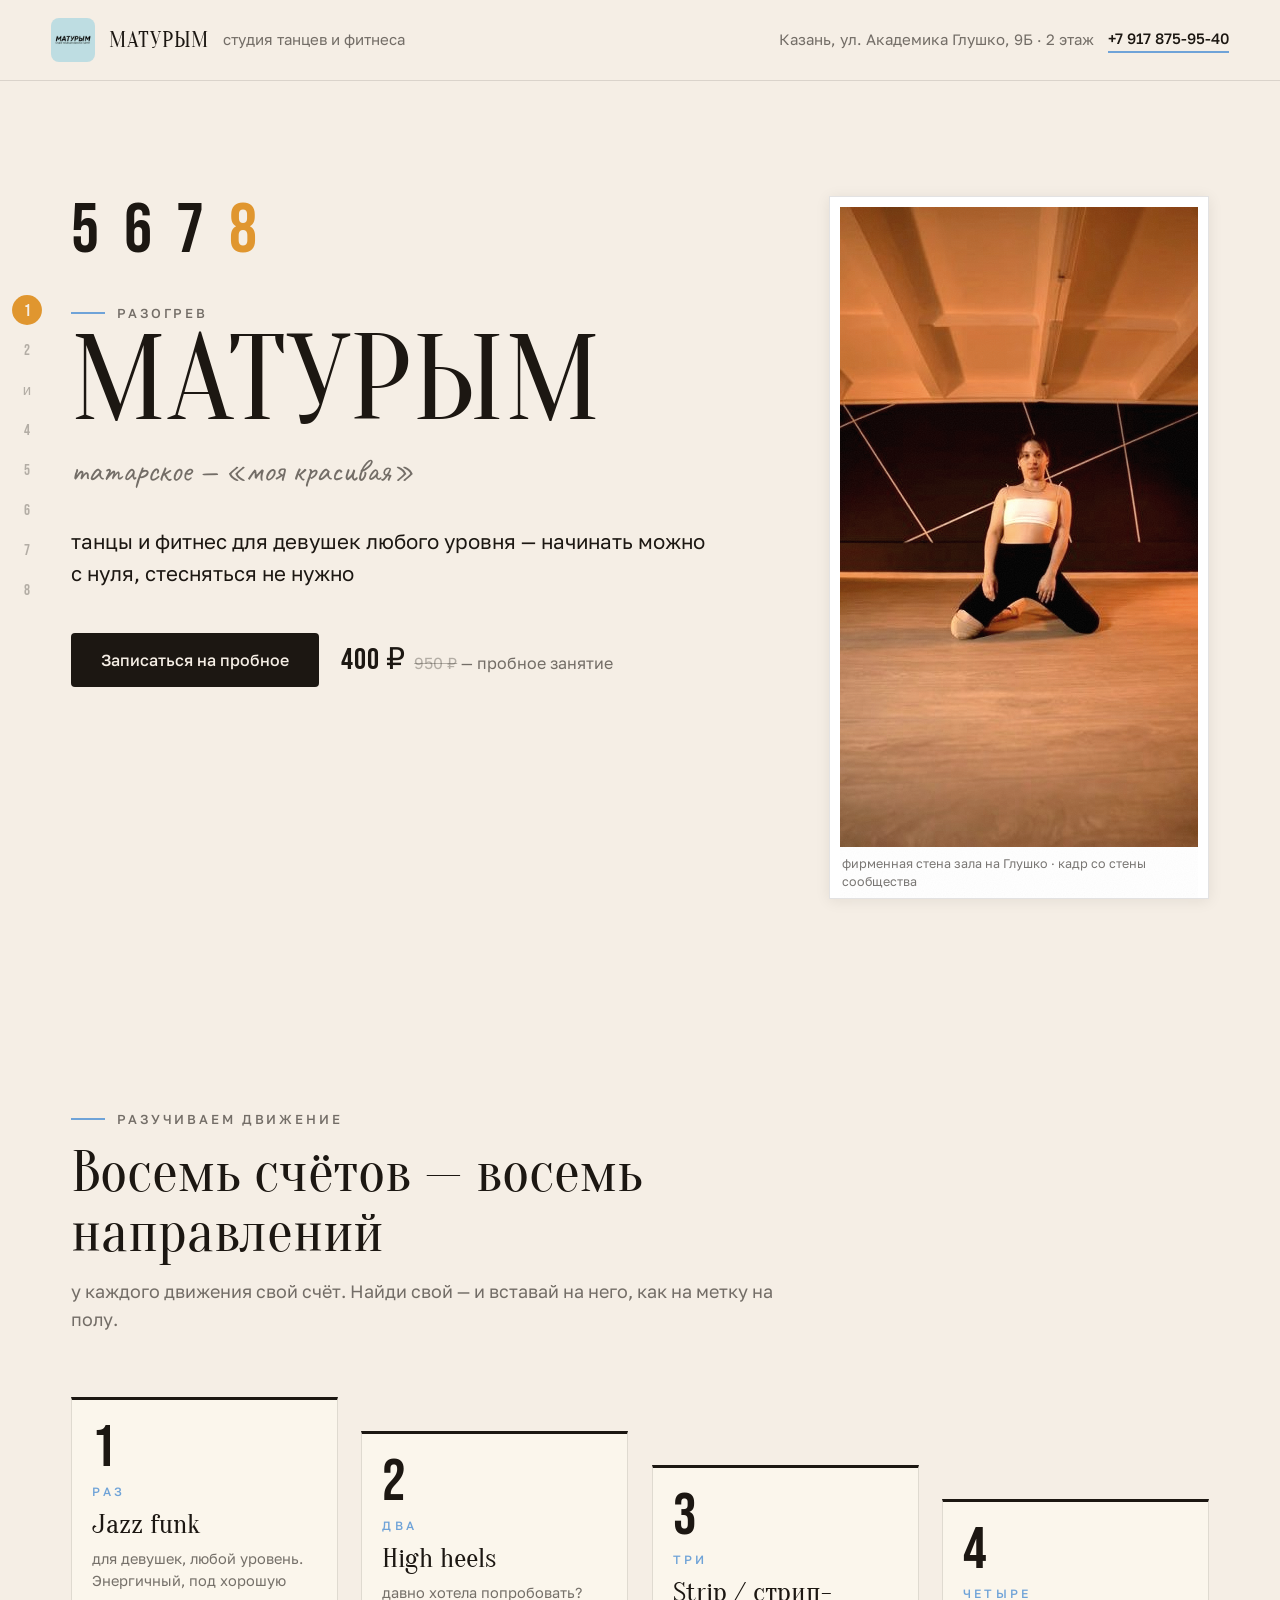
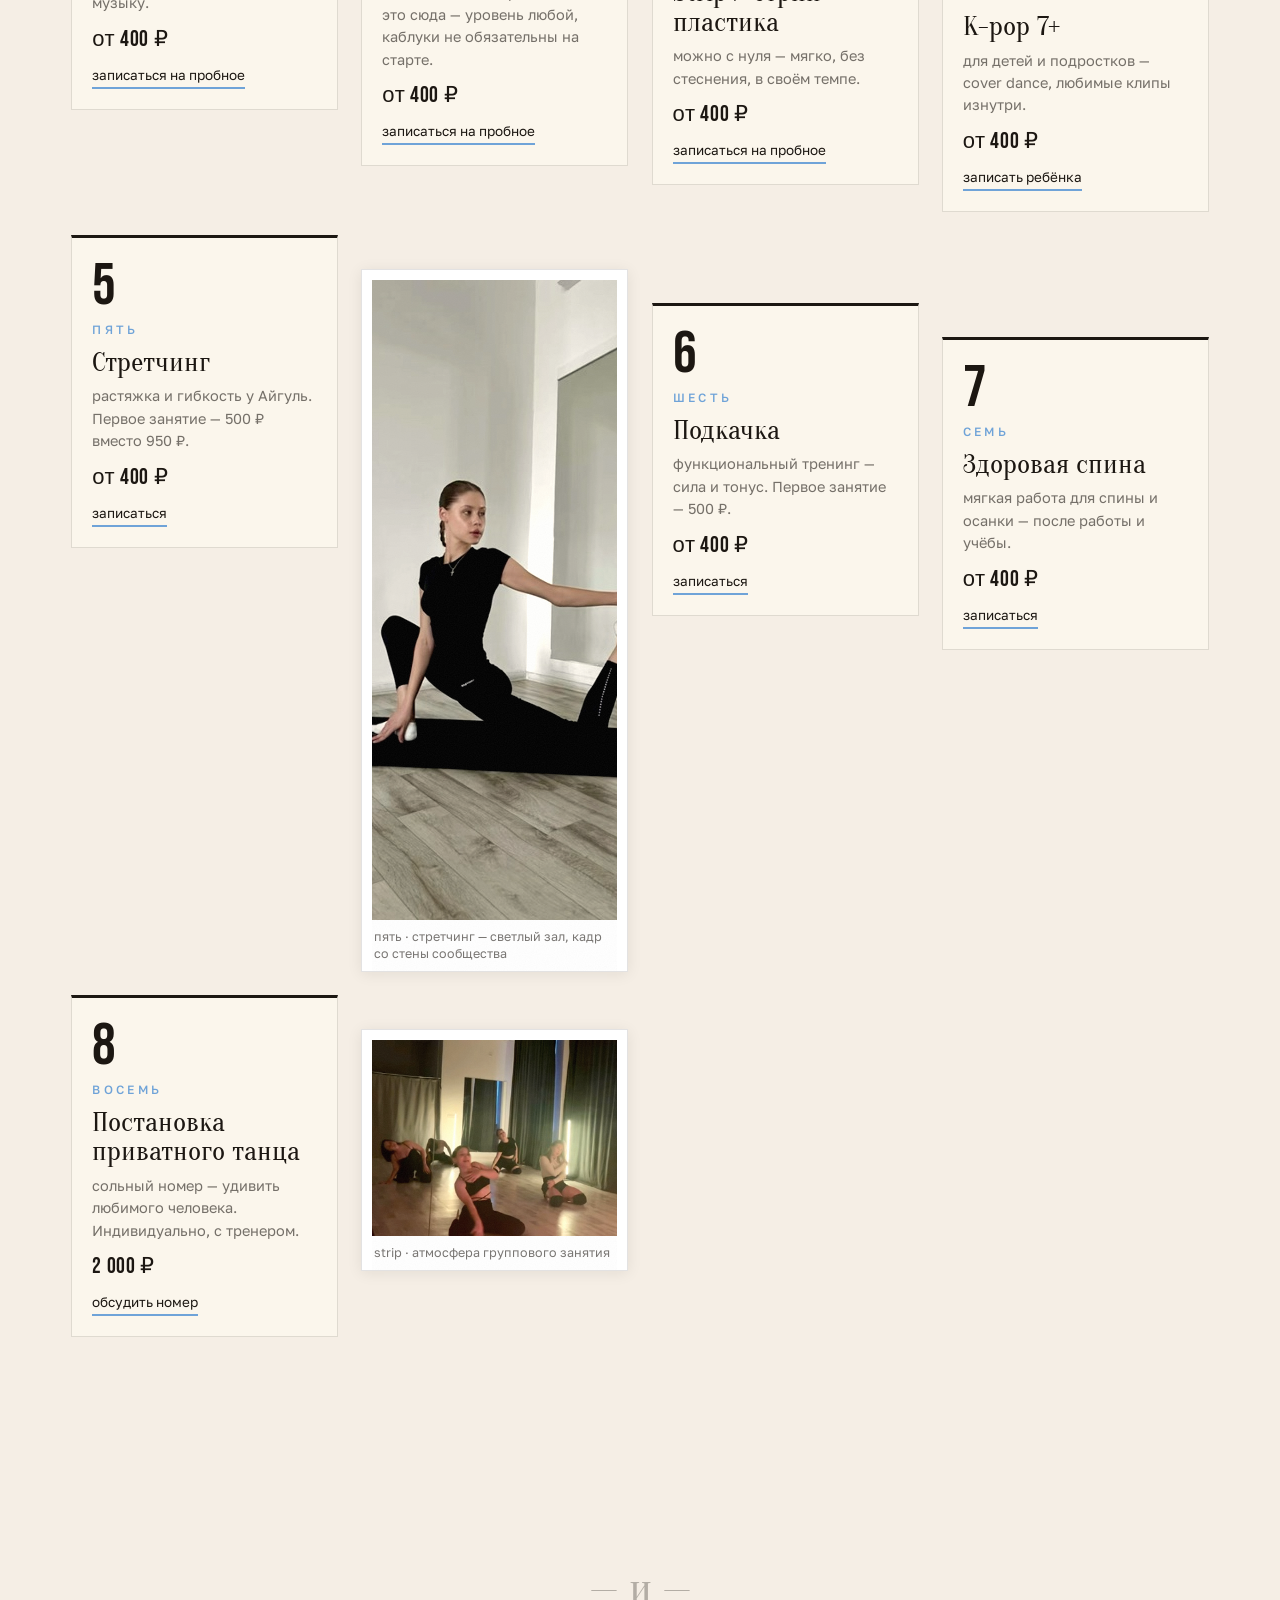
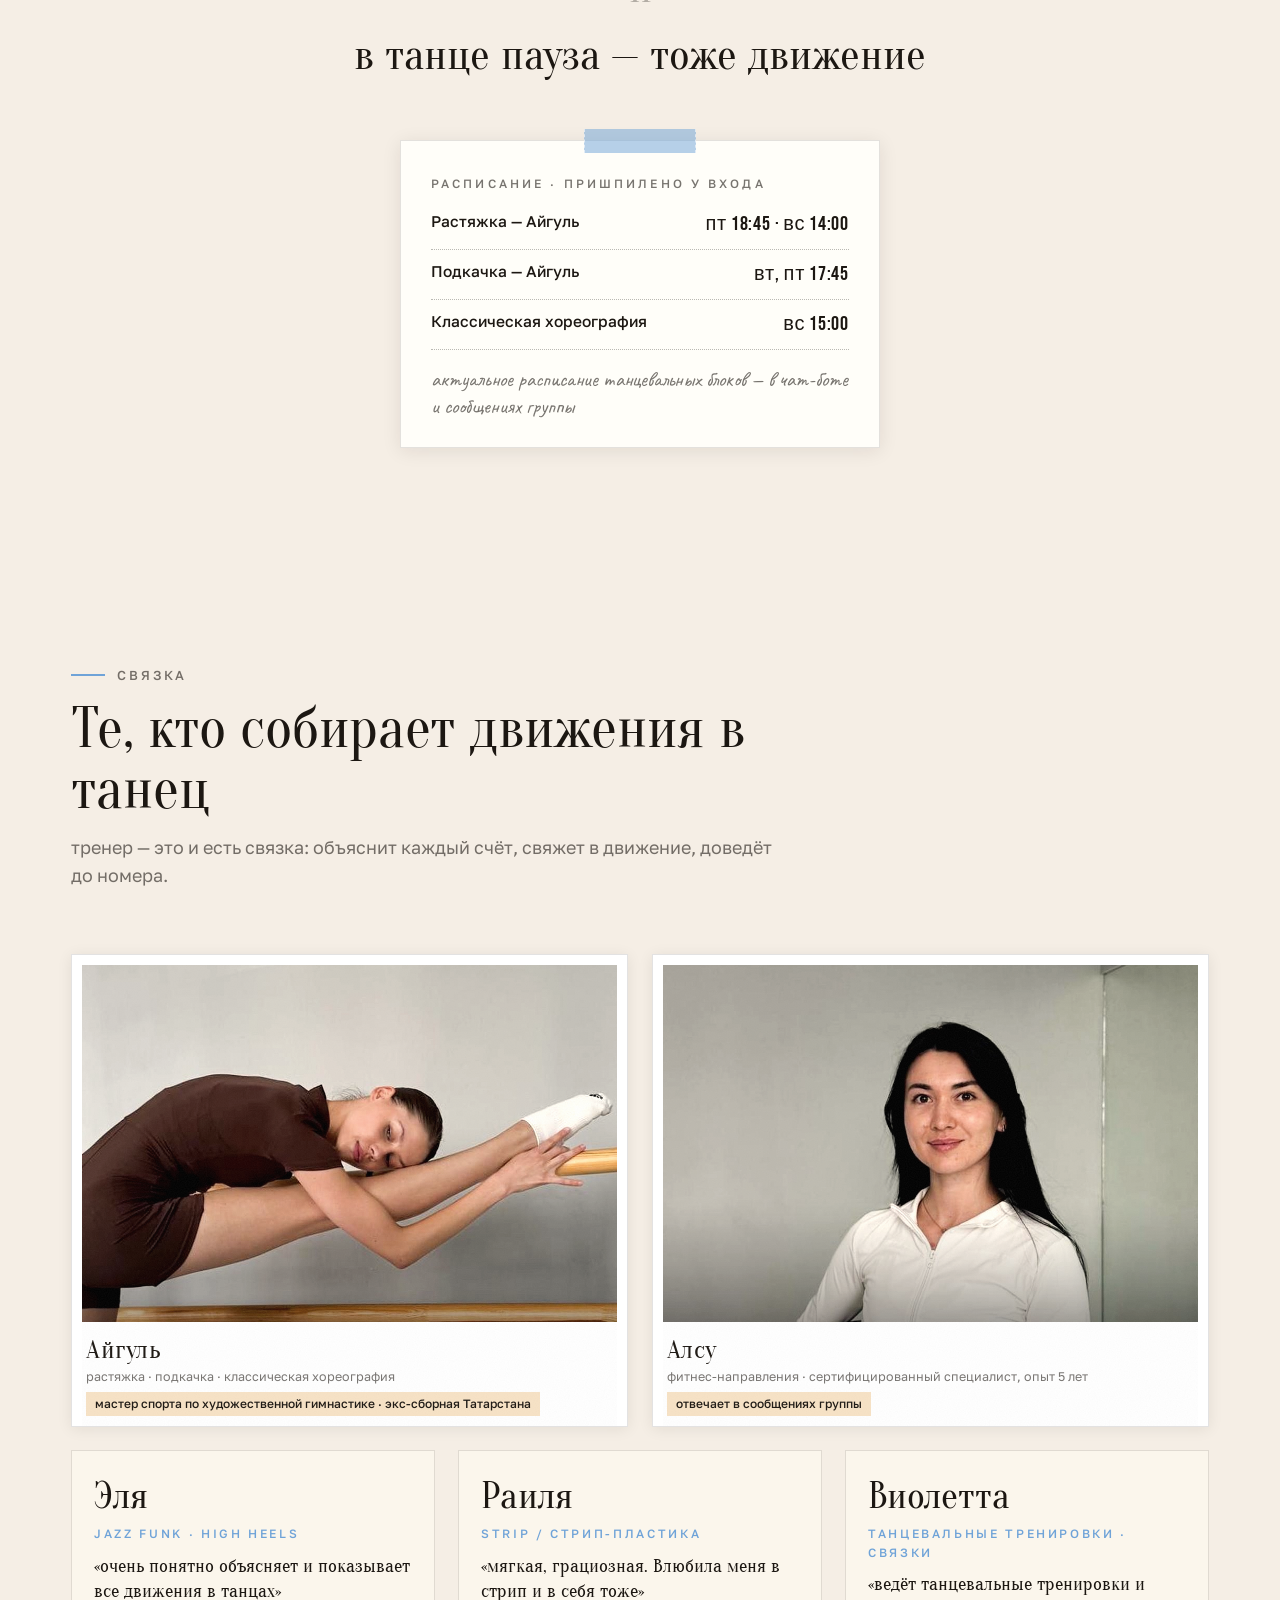
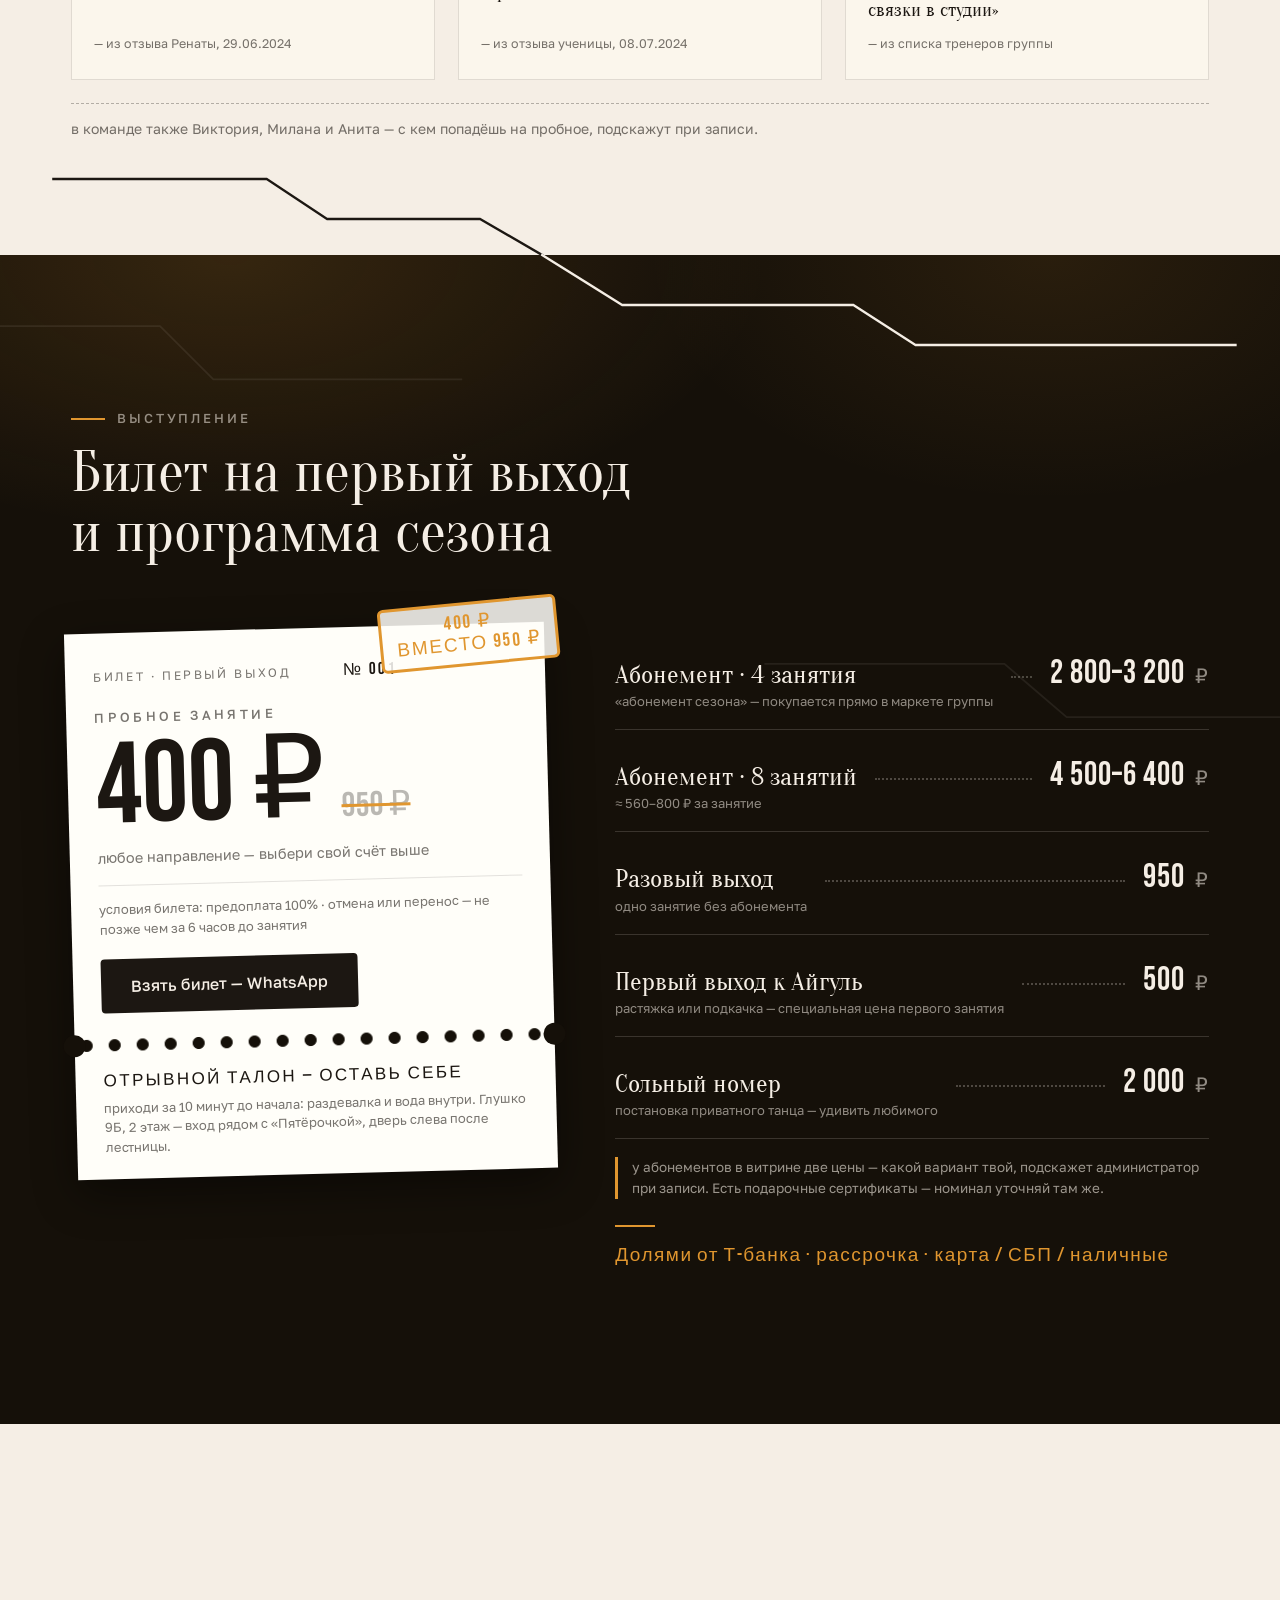
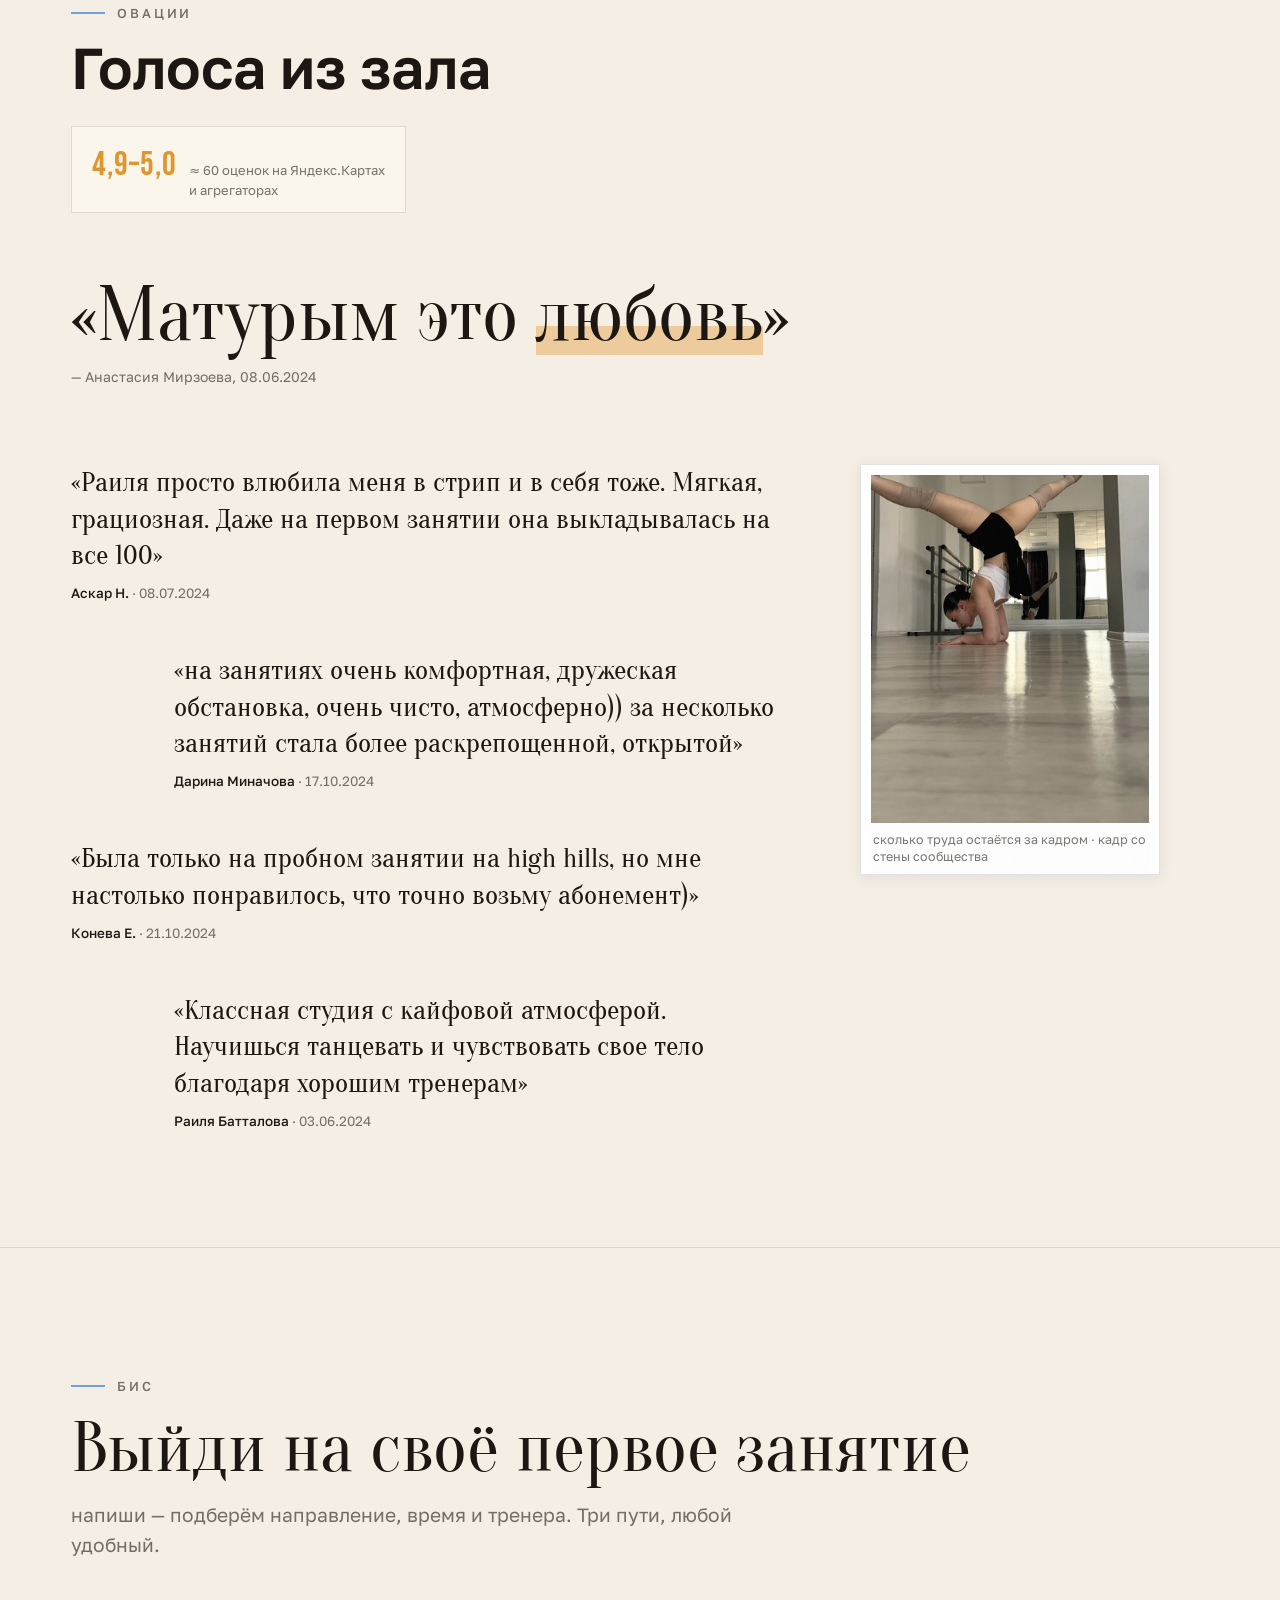
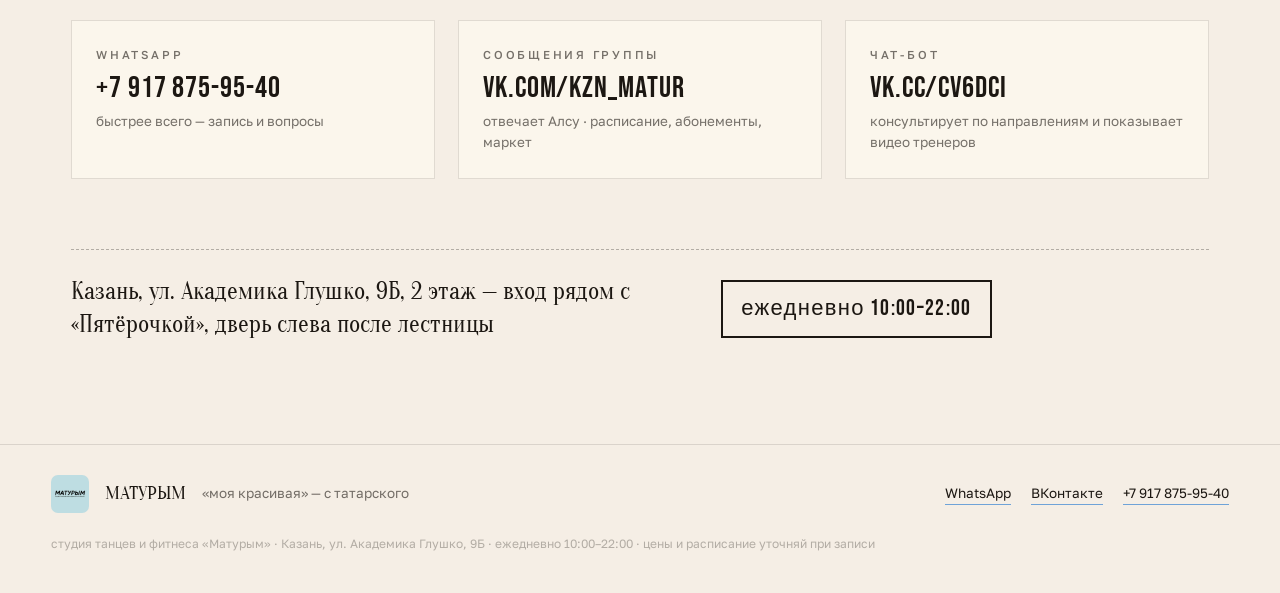
<file: pipeline/2026-09-29/maturym/site/index.html>
<!DOCTYPE html>
<html lang="ru">
<head>
<meta charset="UTF-8">
<meta name="viewport" content="width=device-width, initial-scale=1.0">
<title>Матурым — студия танцев и фитнеса в Казани · пробное занятие 400 ₽</title>
<meta name="description" content="«Матурым» — студия танцев и фитнеса для девушек любого уровня в Казани. High heels, strip, jazz funk, k-pop 7+, стретчинг, подкачка. Пробное занятие 400 ₽ вместо 950 ₽. Казань, Академика Глушко 9Б, 2 этаж.">
<meta property="og:title" content="Матурым — студия танцев и фитнеса в Казани">
<meta property="og:description" content="Танцы и фитнес для девушек любого уровня — можно с нуля. Пробное занятие 400 ₽ вместо 950 ₽.">
<meta property="og:type" content="website">
<meta property="og:image" content="img/05_wall.jpg">
<meta property="og:locale" content="ru_RU">
<link rel="icon" type="image/jpeg" href="img/07_wall.jpg">
<link rel="stylesheet" href="fonts/fonts.css">
<style>
/* ============ BASE ============ */
:root{
  --floor:#F5EEE5;
  --floor2:#FBF6EC;
  --ink:#1C1712;
  --ink60:rgba(28,23,18,.6);
  --ink30:rgba(28,23,18,.3);
  --ink12:rgba(28,23,18,.12);
  --stage:#151009;
  --amber:#E0962F;
  --tape:#6FA3D8;
  --paper:#FFFEF9;
}
*{margin:0;padding:0;box-sizing:border-box}
html{scroll-behavior:smooth}
body{
  background:var(--floor);
  color:var(--ink);
  font-family:'Golos Text',system-ui,sans-serif;
  font-size:17px;line-height:1.55;
  overflow-x:hidden;
}
img{display:block;max-width:100%}
a{color:inherit}
.bebas{font-family:'Bebas Neue','Golos Text',sans-serif;font-weight:400;letter-spacing:.02em}
.wrap{max-width:1240px;margin:0 auto;padding:0 clamp(20px,4vw,56px)}
::selection{background:var(--tape);color:#fff}

.lnk{
  text-decoration:none;
  background-image:linear-gradient(transparent 62%,rgba(111,163,216,.55) 62%,rgba(111,163,216,.55) 92%,transparent 92%);
  box-decoration-break:clone;-webkit-box-decoration-break:clone;
}
.lnk:hover{background-image:linear-gradient(transparent 55%,rgba(111,163,216,.8) 55%,rgba(111,163,216,.8) 95%,transparent 95%)}

/* ============ RAIL (M02) ============ */
.rail{
  position:fixed;left:14px;top:50%;transform:translateY(-50%);
  z-index:40;display:none;
}
.rail ol{list-style:none;display:flex;flex-direction:column;gap:14px;align-items:center}
.rail i{
  font-family:'Bebas Neue',sans-serif;font-style:normal;font-size:15px;line-height:1;
  color:var(--ink30);width:26px;height:26px;
  display:flex;align-items:center;justify-content:center;
  border-radius:50%;
  transition:color .3s,background-color .3s,transform .3s;
}
.rail i.on{color:var(--floor);background:var(--amber);transform:scale(1.15)}
@media(min-width:1100px){.rail{display:block}}

/* ============ З0 · У ДВЕРИ ============ */
.door{
  display:flex;align-items:center;gap:14px;flex-wrap:wrap;
  padding:18px clamp(20px,4vw,56px);
  border-bottom:1px solid var(--ink12);
  font-size:15px;
}
.door img{width:44px;height:44px;border-radius:8px}
.door .d-name{font-family:'Oranienbaum',serif;font-size:22px;letter-spacing:.04em}
.door .d-sub{color:var(--ink60)}
.door address{font-style:normal;color:var(--ink60);margin-left:auto}
.door a.d-tel{text-decoration:none;font-weight:500;border-bottom:2px solid var(--tape);padding-bottom:1px}
@media(max-width:700px){
  .door address{margin-left:0;width:100%;order:4}
}

/* ============ TAGS ============ */
.tag{
  font-size:13px;font-weight:500;
  letter-spacing:.22em;text-transform:uppercase;color:var(--ink60);
  display:flex;align-items:center;gap:12px;
}
.tag::before{content:"";width:34px;height:2px;background:var(--tape);flex:none}
.stage .tag{color:rgba(245,238,229,.55)}
.stage .tag::before{background:var(--amber)}

/* ============ З1 · РАЗОГРЕВ ============ */
.hero{padding-top:clamp(36px,6vw,80px);padding-bottom:0;position:relative}
.hero-grid{
  display:grid;grid-template-columns:1.25fr .75fr;
  gap:clamp(28px,4vw,64px);align-items:start;
}
.countin{
  font-family:'Bebas Neue',sans-serif;
  font-size:clamp(40px,5.5vw,76px);
  display:flex;gap:.35em;line-height:1;
  margin-bottom:clamp(18px,3vw,36px);
  user-select:none;
}
.countin span{opacity:.15;color:var(--ink);animation:cnt 1.15s cubic-bezier(.6,0,.3,1) forwards}
.countin span:nth-child(1){animation-delay:.1s}
.countin span:nth-child(2){animation-delay:.38s}
.countin span:nth-child(3){animation-delay:.66s}
.countin span:nth-child(4){animation-name:cntlast;animation-delay:.94s}
@keyframes cnt{
  0%{opacity:.15}
  25%{opacity:1;color:var(--amber)}
  100%{opacity:1;color:var(--ink)}
}
@keyframes cntlast{
  0%{opacity:.15}
  25%{opacity:1;color:var(--amber)}
  100%{opacity:1;color:var(--amber)}
}
.hero h1{
  font-family:'Oranienbaum',serif;font-weight:400;
  font-size:clamp(56px,9.5vw,140px);
  line-height:.95;letter-spacing:.01em;
  clip-path:inset(0 100% 0 0);
  animation:wipe .9s cubic-bezier(.75,0,.2,1) 1.25s forwards;
}
@keyframes wipe{to{clip-path:inset(0 0 0 0)}}
.hero .decode{
  font-family:'Caveat',cursive;
  font-size:clamp(22px,2.6vw,32px);
  color:var(--ink60);
  margin-top:8px;
}
.hero-sub{
  font-size:clamp(17px,1.6vw,21px);
  max-width:34em;margin-top:clamp(18px,2.5vw,30px);
}
.cta-row{
  display:flex;align-items:center;gap:22px;flex-wrap:wrap;
  margin-top:clamp(26px,3.5vw,44px);
}
.btn{
  display:inline-flex;align-items:center;justify-content:center;
  height:54px;padding:0 30px;
  background:var(--ink);color:var(--floor);
  font-weight:500;font-size:16px;
  text-decoration:none;border-radius:4px;
  transition:background-color .2s,transform .2s;
}
.btn:hover{background:var(--amber);color:var(--stage);transform:translateY(-2px)}
.btn:focus-visible{outline:3px solid var(--tape);outline-offset:3px}
.cta-price{font-size:16px;color:var(--ink60)}
.cta-price b{font-family:'Bebas Neue',sans-serif;font-weight:400;font-size:30px;color:var(--ink);letter-spacing:.03em;margin-right:.15em}
.cta-price s{color:var(--ink30)}

/* кадры с репетиции — единый рецепт */
.frame{
  background:#fff;
  padding:10px 10px 0;
  border:1px solid var(--ink12);
  box-shadow:0 2px 14px rgba(28,23,18,.08);
  position:relative;
}
.frame img{
  width:100%;object-fit:cover;
  filter:contrast(1.08) saturate(.9) sepia(.12);
}
.frame .gr{
  position:absolute;inset:10px 10px 0;pointer-events:none;opacity:.06;
  background-image:url("data:image/svg+xml;utf8,<svg xmlns='http://www.w3.org/2000/svg' width='120' height='120'><filter id='n'><feTurbulence type='fractalNoise' baseFrequency='0.9' numOctaves='2'/><feColorMatrix type='saturate' values='0'/></filter><rect width='120' height='120' filter='url(%23n)'/></svg>");
}
.frame figcaption{
  font-size:12.5px;color:var(--ink60);
  padding:8px 2px;line-height:1.4;
}
.frame .crop{display:block;overflow:hidden;position:relative}
.frame .crop img{position:absolute;inset:0;width:100%;height:100%;object-fit:cover}
.hero-frame{
  max-width:380px;width:100%;justify-self:end;
  margin-bottom:-72px;position:relative;z-index:5;
}
.hero-frame img{aspect-ratio:9/16;object-position:50% 30%}
@media(max-width:900px){
  .hero-grid{grid-template-columns:1fr}
  .hero-frame{justify-self:start;max-width:320px;margin-bottom:-56px}
}

/* ============ З2 · РАЗУЧИВАЕМ ============ */
.phase{padding:clamp(72px,9vw,130px) 0}
.program{padding-top:clamp(120px,13vw,190px)}
.phase-head{max-width:720px;margin-bottom:clamp(40px,5vw,72px)}
.phase-head h2{
  font-family:'Oranienbaum',serif;font-weight:400;
  font-size:clamp(32px,4.5vw,62px);line-height:1.05;
  margin:14px 0;
}
.phase-head p.lead{color:var(--ink60);font-size:clamp(16px,1.4vw,19px)}
.steps-grid{
  display:grid;grid-template-columns:repeat(4,1fr);
  gap:clamp(14px,1.8vw,24px);
  align-items:start;
}
.step{
  background:var(--floor2);
  border:1px solid var(--ink12);
  border-top:3px solid var(--ink);
  padding:22px 20px 20px;
  display:flex;flex-direction:column;gap:8px;min-height:236px;
}
.step .num{
  font-family:'Bebas Neue',sans-serif;
  font-size:clamp(46px,4.6vw,64px);line-height:.9;
}
.step .cnt-word{
  font-size:12px;font-weight:500;
  letter-spacing:.28em;text-transform:uppercase;color:var(--tape);
}
.step h3{
  font-family:'Oranienbaum',serif;font-weight:400;
  font-size:clamp(24px,2.2vw,30px);line-height:1.05;
}
.step .fact{font-size:14.5px;color:var(--ink60);flex:1}
.step .price{
  font-family:'Bebas Neue',sans-serif;font-size:22px;letter-spacing:.03em;
}
.step .go{
  font-size:13.5px;text-decoration:none;color:var(--ink);
  border-bottom:2px solid var(--tape);align-self:flex-start;padding-bottom:1px;
}
.step .go:hover{border-color:var(--amber)}
@media(min-width:1080px){
  .steps-grid>*:nth-child(4n+1){margin-top:0}
  .steps-grid>*:nth-child(4n+2){margin-top:34px}
  .steps-grid>*:nth-child(4n+3){margin-top:68px}
  .steps-grid>*:nth-child(4n+4){margin-top:102px}
}
@media(min-width:680px) and (max-width:1079px){
  .steps-grid{grid-template-columns:repeat(3,1fr)}
  .steps-grid>*:nth-child(3n+1){margin-top:0}
  .steps-grid>*:nth-child(3n+2){margin-top:34px}
  .steps-grid>*:nth-child(3n+3){margin-top:68px}
}
@media(max-width:679px){
  .steps-grid{grid-template-columns:1fr;max-width:460px;margin:0 auto}
}
.p04 img{aspect-ratio:5/6;object-position:50% 0}
.p02 img{aspect-ratio:9/16;object-position:50% 35%}
.p01{max-width:360px}

/* ============ ПАУЗА · и-счёт ============ */
.pause{
  padding:clamp(60px,8vw,110px) 0;
  text-align:center;
}
.pause-line{
  font-family:'Oranienbaum',serif;
  font-size:clamp(26px,3.4vw,44px);
}
.pause-line em{font-style:normal;color:var(--ink30)}
.note{
  background:var(--paper);
  border:1px solid var(--ink12);
  box-shadow:0 3px 18px rgba(28,23,18,.09);
  max-width:480px;margin:clamp(30px,4vw,50px) auto 0;
  padding:34px 30px 26px;position:relative;text-align:left;
}
.note::before{
  content:"";position:absolute;top:-12px;left:50%;transform:translateX(-50%);
  width:110px;height:24px;background:rgba(111,163,216,.5);
  border-left:1px dashed rgba(255,255,255,.6);border-right:1px dashed rgba(255,255,255,.6);
}
.note h4{
  font-size:12px;font-weight:500;
  letter-spacing:.26em;text-transform:uppercase;color:var(--ink60);
  margin-bottom:16px;
}
.note .row{display:flex;justify-content:space-between;gap:14px;border-bottom:1px dotted var(--ink30);padding-bottom:9px;margin-bottom:9px}
.note .row span:first-child{font-weight:500;font-size:15.5px}
.note .row span:last-child{font-family:'Bebas Neue',sans-serif;font-size:20px;letter-spacing:.04em;white-space:nowrap}
.note .hand-note{
  font-family:'Caveat',cursive;font-size:21px;color:var(--ink60);
  margin-top:16px;line-height:1.3;
}

/* ============ З3 · СВЯЗКА ============ */
.trainers-grid{
  display:grid;grid-template-columns:repeat(6,1fr);
  gap:clamp(14px,1.8vw,24px);align-items:stretch;
}
.t-photo{grid-column:span 3}
.t-photo .frame{height:100%}
.t09 img{aspect-ratio:4/3;object-position:50% 0}
.t08 img{aspect-ratio:8/5;object-position:50% 0}
.t-photo figcaption{padding:10px 4px}
.t-photo figcaption b{
  display:block;font-family:'Oranienbaum',serif;font-weight:400;
  font-size:26px;color:var(--ink);letter-spacing:.02em;
}
.t-photo .reg{
  display:inline-block;margin-top:6px;font-size:12px;font-weight:500;
  color:var(--ink);background:rgba(224,150,47,.28);
  padding:3px 9px;box-decoration-break:clone;-webkit-box-decoration-break:clone;
  line-height:1.5;
}
.t-card{
  grid-column:span 2;
  background:var(--floor2);border:1px solid var(--ink12);
  padding:26px 22px;display:flex;flex-direction:column;gap:10px;
}
.t-card h3{
  font-family:'Oranienbaum',serif;font-weight:400;
  font-size:clamp(30px,3vw,40px);line-height:1;
}
.t-card .role{
  font-size:12px;font-weight:500;letter-spacing:.22em;
  text-transform:uppercase;color:var(--tape);
}
.t-card .qt{
  font-family:'Oranienbaum',serif;font-size:19px;line-height:1.35;flex:1;
}
.t-card .qt::before{content:"«"}
.t-card .qt::after{content:"»"}
.t-card .src{font-size:12.5px;color:var(--ink60)}
.team-rest{
  grid-column:1/-1;font-size:14px;color:var(--ink60);
  border-top:1px dashed var(--ink30);padding-top:14px;
}
@media(max-width:980px){
  .t-photo{grid-column:span 6}
  .t-card{grid-column:span 3}
}
@media(max-width:679px){
  .trainers-grid{grid-template-columns:1fr}
  .t-photo,.t-card{grid-column:auto}
}

/* шов З3→З4: линия-связка (M03) */
.seam{position:relative;height:0;z-index:6}
.seam svg{
  position:absolute;left:0;top:-88px;width:100%;height:200px;
  overflow:visible;pointer-events:none;
}
.seam path{fill:none;stroke-width:2.5;stroke-linejoin:miter;stroke-linecap:square}
.seam .p-ink{stroke:var(--ink)}
.seam .p-wht{stroke:var(--floor)}
.js .seam path{stroke-dasharray:1;stroke-dashoffset:1}
.js .seam.in path{stroke-dashoffset:0;transition:stroke-dashoffset 1.4s cubic-bezier(.6,0,.3,1)}
.js .seam.in .p-wht{transition-delay:.55s}

/* ============ З4 · ВЫСТУПЛЕНИЕ ============ */
.stage{
  background:var(--stage);color:var(--floor);
  position:relative;
  padding:clamp(110px,12vw,170px) 0 clamp(120px,12vw,170px);
}
.stage::before{
  content:"";position:absolute;inset:0;pointer-events:none;
  background:
    radial-gradient(ellipse 60% 34% at 18% 0%,rgba(224,150,47,.16),transparent 70%),
    radial-gradient(ellipse 45% 30% at 82% 0%,rgba(224,150,47,.1),transparent 70%);
}
.stage .wall-lines{position:absolute;inset:0;pointer-events:none;opacity:.55}
.stage .wrap{position:relative;z-index:2}
.stage h2{
  font-family:'Oranienbaum',serif;font-weight:400;
  font-size:clamp(32px,4.5vw,62px);line-height:1.05;margin:14px 0 0;
}
.stage-grid{
  display:grid;grid-template-columns:minmax(340px,480px) 1fr;
  gap:clamp(36px,5vw,80px);margin-top:clamp(44px,5vw,70px);
  align-items:start;
}
.ticket{
  background:var(--paper);color:var(--ink);
  transform:rotate(-1.5deg);
  box-shadow:0 14px 44px rgba(0,0,0,.45);
  position:relative;z-index:7;
  margin-bottom:-72px;
}
.ticket .t-body{padding:30px 28px 24px}
.ticket .t-head{
  display:flex;justify-content:space-between;align-items:baseline;
  font-size:12px;letter-spacing:.2em;text-transform:uppercase;
  color:var(--ink60);margin-bottom:18px;gap:10px;flex-wrap:wrap;
}
.ticket .t-head .no{font-family:'Bebas Neue',sans-serif;font-size:17px;letter-spacing:.14em;color:var(--ink)}
.ticket .t-title{
  font-weight:500;font-size:13px;letter-spacing:.26em;text-transform:uppercase;
  color:var(--ink60);
}
.ticket .t-price{display:flex;align-items:baseline;gap:16px;flex-wrap:wrap;margin:6px 0 4px}
.ticket .t-price .now{
  font-family:'Bebas Neue',sans-serif;
  font-size:clamp(84px,9vw,120px);line-height:.95;
}
.ticket .t-price .was{
  font-family:'Bebas Neue',sans-serif;font-size:34px;color:var(--ink30);
  text-decoration:line-through;text-decoration-thickness:3px;text-decoration-color:var(--amber);
}
.ticket .t-any{font-size:14.5px;color:var(--ink60)}
.ticket .t-terms{
  margin-top:16px;font-size:13px;color:var(--ink60);
  border-top:1px solid var(--ink12);padding-top:14px;line-height:1.5;
}
.ticket .t-cta{margin-top:20px}
.stamp{
  position:absolute;top:-22px;right:-14px;
  transform:rotate(-4deg);
  border:3px solid var(--amber);border-radius:6px;
  color:var(--amber);
  font-family:'Bebas Neue',sans-serif;font-size:19px;letter-spacing:.1em;
  padding:7px 14px;text-transform:uppercase;text-align:center;line-height:1.15;
  background:rgba(255,254,249,.85);
}
.js .stamp{opacity:0;transform:rotate(-4deg) scale(1.3)}
.js .stage.on .stamp{opacity:1;transform:rotate(-4deg) scale(1);transition:transform .3s cubic-bezier(.3,1.6,.5,1),opacity .2s}
.perf{
  height:16px;position:relative;
  background-image:radial-gradient(circle 6px at 12px 8px,var(--stage) 5.6px,transparent 6.4px);
  background-size:28px 16px;background-repeat:repeat-x;
}
.perf::before,.perf::after{
  content:"";position:absolute;top:50%;width:22px;height:22px;border-radius:50%;
  background:var(--stage);transform:translateY(-50%);
}
.perf::before{left:-11px}
.perf::after{right:-11px}
.ticket .stub{padding:16px 28px 22px;font-size:13px;color:var(--ink60);line-height:1.5}
.ticket .stub b{
  display:block;font-family:'Bebas Neue',sans-serif;font-weight:400;
  font-size:17px;letter-spacing:.14em;text-transform:uppercase;color:var(--ink);
  margin-bottom:4px;
}
.prog-row{
  display:flex;align-items:baseline;gap:18px;
  padding:20px 0;border-bottom:1px solid rgba(245,238,229,.16);
}
.prog-row .nm{font-family:'Oranienbaum',serif;font-size:clamp(21px,2vw,27px);line-height:1.15}
.prog-row .nm small{display:block;font-family:'Golos Text',sans-serif;font-size:13px;color:rgba(245,238,229,.55);margin-top:4px}
.prog-row .dots{flex:1;border-bottom:2px dotted rgba(245,238,229,.25);transform:translateY(-5px);min-width:20px}
.prog-row .pr{font-family:'Bebas Neue',sans-serif;font-size:clamp(26px,2.6vw,36px);white-space:nowrap;letter-spacing:.03em}
.prog-row .pr .u{font-size:.6em;color:rgba(245,238,229,.55);margin-left:.2em}
.prog-note{
  margin-top:18px;font-size:13.5px;color:rgba(245,238,229,.6);line-height:1.55;
  border-left:3px solid var(--amber);padding-left:14px;
}
.pay-line{
  margin-top:26px;font-family:'Bebas Neue',sans-serif;
  font-size:19px;letter-spacing:.08em;color:var(--amber);
  display:flex;gap:14px;flex-wrap:wrap;align-items:center;
}
.pay-line::before{content:"";width:40px;height:2px;background:var(--amber)}
@media(max-width:980px){
  .stage-grid{grid-template-columns:1fr}
  .ticket{margin-bottom:0}
}
@media(max-width:480px){
  .stamp{right:4px}
}

/* ============ З5 · ОВАЦИИ ============ */
.applause{padding-top:clamp(130px,14vw,190px)}
.ov-badge{
  display:inline-flex;align-items:baseline;gap:12px;
  border:1px solid var(--ink12);background:var(--floor2);
  padding:12px 20px;margin-top:28px;
}
.ov-badge .r{font-family:'Bebas Neue',sans-serif;font-size:34px;letter-spacing:.03em}
.ov-badge .r em{font-style:normal;color:var(--amber)}
.ov-badge .s{font-size:13px;color:var(--ink60)}
.ov-poster{
  font-family:'Oranienbaum',serif;font-weight:400;
  font-size:clamp(38px,6vw,86px);line-height:1.02;
  margin:clamp(40px,5vw,64px) 0 10px;max-width:13em;
}
.ov-poster .hl{
  background-image:linear-gradient(transparent 62%,rgba(224,150,47,.4) 62%,rgba(224,150,47,.4) 94%,transparent 94%);
  box-decoration-break:clone;-webkit-box-decoration-break:clone;
}
.ov-attr{font-size:14px;color:var(--ink60)}
.ov-grid{
  display:grid;grid-template-columns:1.35fr .65fr;
  gap:clamp(30px,5vw,80px);margin-top:clamp(44px,6vw,80px);
  align-items:start;
}
.ov-list{list-style:none;display:flex;flex-direction:column;gap:clamp(30px,4vw,48px)}
.ov-list li{max-width:44em}
.ov-list li:nth-child(even){margin-left:clamp(24px,8vw,120px)}
.ov-list blockquote{
  font-family:'Oranienbaum',serif;
  font-size:clamp(20px,2.2vw,28px);line-height:1.3;
}
.ov-list blockquote::before{content:"«"}
.ov-list blockquote::after{content:"»"}
.ov-list cite{
  display:block;font-style:normal;font-size:13.5px;color:var(--ink60);margin-top:10px;
}
.ov-list cite b{font-weight:500;color:var(--ink)}
.p03{max-width:300px}
.p03 img{aspect-ratio:7/10;object-position:50% 100%}
@media(max-width:860px){
  .ov-grid{grid-template-columns:1fr}
  .p03{max-width:260px}
  .ov-list li:nth-child(even){margin-left:clamp(16px,6vw,60px)}
}

/* ============ З6 · БИС ============ */
.encore{
  border-top:1px solid var(--ink12);
  padding:clamp(80px,10vw,140px) 0 clamp(70px,8vw,110px);
}
.encore h2{
  font-family:'Oranienbaum',serif;font-weight:400;
  font-size:clamp(38px,5.6vw,80px);line-height:1.03;
  margin:16px 0 14px;max-width:14em;
}
.encore .lead{color:var(--ink60);font-size:clamp(16px,1.5vw,20px);max-width:36em}
.channels{
  display:grid;grid-template-columns:repeat(3,1fr);
  gap:clamp(14px,1.8vw,24px);margin-top:clamp(36px,5vw,60px);
}
.chan{
  display:flex;flex-direction:column;gap:8px;
  background:var(--floor2);border:1px solid var(--ink12);
  padding:26px 24px;text-decoration:none;color:var(--ink);
  transition:border-color .2s,transform .2s,box-shadow .2s;
}
.chan:hover{border-color:var(--tape);transform:translateY(-3px);box-shadow:0 8px 24px rgba(28,23,18,.1)}
.chan:focus-visible{outline:3px solid var(--tape);outline-offset:3px}
.chan .c-tag{
  font-size:11.5px;font-weight:500;letter-spacing:.24em;
  text-transform:uppercase;color:var(--ink60);
}
.chan .c-main{font-family:'Bebas Neue',sans-serif;font-size:30px;letter-spacing:.03em;line-height:1;word-break:break-word}
.chan .c-note{font-size:13.5px;color:var(--ink60)}
.addr-stamp{
  margin-top:clamp(44px,6vw,70px);
  display:flex;gap:26px;flex-wrap:wrap;align-items:center;
  border-top:1px dashed var(--ink30);padding-top:26px;
}
.addr-stamp .a{
  font-family:'Oranienbaum',serif;font-size:clamp(19px,1.9vw,24px);line-height:1.35;max-width:26em;
}
.addr-stamp .h{
  font-family:'Bebas Neue',sans-serif;font-size:22px;letter-spacing:.06em;
  border:2px solid var(--ink);padding:10px 18px;white-space:nowrap;
}
@media(max-width:900px){.channels{grid-template-columns:1fr;max-width:480px}}

/* ============ FOOTER ============ */
footer{
  border-top:1px solid var(--ink12);
  padding:30px clamp(20px,4vw,56px) 40px;
  display:flex;align-items:center;gap:16px;flex-wrap:wrap;
  font-size:13.5px;color:var(--ink60);
}
footer img{width:38px;height:38px;border-radius:7px}
footer .f-name{font-family:'Oranienbaum',serif;font-size:19px;color:var(--ink)}
footer nav{margin-left:auto;display:flex;gap:20px;flex-wrap:wrap}
footer nav a{color:var(--ink);text-decoration:none;border-bottom:1px solid var(--tape)}
footer nav a:hover{border-color:var(--amber)}
footer .f-legal{width:100%;font-size:12px;color:var(--ink30);margin-top:6px}

/* ============ REDUCED MOTION ============ */
@media(prefers-reduced-motion:reduce){
  html{scroll-behavior:auto}
  *,*::before,*::after{animation:none!important;transition:none!important}
  .countin span{opacity:1;color:var(--ink)}
  .countin span:nth-child(4){color:var(--amber)}
  .hero h1{clip-path:none}
  .js .seam path{stroke-dashoffset:0}
  .js .stamp{opacity:1;transform:rotate(-4deg) scale(1)}
  .chan:hover,.btn:hover{transform:none}
}
</style>
</head>
<body>

<!-- Сквозная счёт-рельса: маркер шагает по фазам занятия -->
<nav class="rail" aria-hidden="true">
  <ol>
    <li><i data-t="0">1</i></li>
    <li><i data-t="1">2</i></li>
    <li><i data-t="2">и</i></li>
    <li><i data-t="3">4</i></li>
    <li><i data-t="4">5</i></li>
    <li><i data-t="5">6</i></li>
    <li><i data-t="6">7</i></li>
    <li><i data-t="7">8</i></li>
  </ol>
</nav>

<!-- З0 · У ДВЕРИ -->
<header class="door">
  <img src="img/07_wall.jpg" width="200" height="200" alt="Логотип студии «Матурым»">
  <span class="d-name">МАТУРЫМ</span>
  <span class="d-sub">студия танцев и фитнеса</span>
  <address>Казань, ул. Академика Глушко, 9Б · 2 этаж</address>
  <a class="d-tel" href="tel:+79178759540">+7 917 875-95-40</a>
</header>

<main id="main">

<!-- З1 · РАЗОГРЕВ -->
<section class="hero phase" id="warmup">
  <div class="wrap hero-grid">
    <div>
      <p class="countin" aria-hidden="true"><span>5</span><span>6</span><span>7</span><span>8</span></p>
      <p class="tag">разогрев</p>
      <h1>МАТУРЫМ</h1>
      <p class="decode">татарское — «моя красивая»</p>
      <p class="hero-sub">танцы и фитнес для девушек любого уровня — начинать можно с&nbsp;нуля, стесняться не&nbsp;нужно</p>
      <div class="cta-row">
        <a class="btn" href="https://wa.me/79178759540?text=%D0%9F%D1%80%D0%B8%D0%B2%D0%B5%D1%82!%20%D0%A5%D0%BE%D1%87%D1%83%20%D0%BD%D0%B0%20%D0%BF%D1%80%D0%BE%D0%B1%D0%BD%D0%BE%D0%B5%20%D0%B7%D0%B0%D0%BD%D1%8F%D1%82%D0%B8%D0%B5%20%D0%B2%20%D0%9C%D0%B0%D1%82%D1%83%D1%80%D1%8B%D0%BC" rel="noopener">Записаться на пробное</a>
        <p class="cta-price"><b>400 ₽</b> <s>950 ₽</s> — пробное занятие</p>
      </div>
    </div>
    <figure class="frame hero-frame">
      <img src="img/05_wall.jpg" width="360" height="640" alt="Занятие в студии «Матурым»: девушка в танцевальной позе у чёрной стены с белыми линиями, тёплый янтарный свет" fetchpriority="high">
      <i class="gr" aria-hidden="true"></i>
      <figcaption>фирменная стена зала на Глушко · кадр со стены сообщества</figcaption>
    </figure>
  </div>
</section>

<!-- З2 · РАЗУЧИВАЕМ ДВИЖЕНИЕ -->
<section class="phase program" id="program">
  <div class="wrap">
    <header class="phase-head">
      <p class="tag">разучиваем движение</p>
      <h2>Восемь счётов — восемь направлений</h2>
      <p class="lead">у каждого движения свой счёт. Найди свой — и вставай на него, как на метку на полу.</p>
    </header>
    <div class="steps-grid">

      <article class="step">
        <p class="num">1</p>
        <p class="cnt-word">раз</p>
        <h3>Jazz funk</h3>
        <p class="fact">для девушек, любой уровень. Энергичный, под хорошую музыку.</p>
        <p class="price">от 400 ₽</p>
        <a class="go" href="https://wa.me/79178759540?text=%D0%A5%D0%BE%D1%87%D1%83%20%D0%BD%D0%B0%20%D0%BF%D1%80%D0%BE%D0%B1%D0%BD%D0%BE%D0%B5%20%D0%B7%D0%B0%D0%BD%D1%8F%D1%82%D0%B8%D0%B5%20%D0%BF%D0%BE%20jazz%20funk" rel="noopener">записаться на пробное</a>
      </article>

      <article class="step">
        <p class="num">2</p>
        <p class="cnt-word">два</p>
        <h3>High heels</h3>
        <p class="fact">давно хотела попробовать? это сюда — уровень любой, каблуки не обязательны на старте.</p>
        <p class="price">от 400 ₽</p>
        <a class="go" href="https://wa.me/79178759540?text=%D0%A5%D0%BE%D1%87%D1%83%20%D0%BD%D0%B0%20%D0%BF%D1%80%D0%BE%D0%B1%D0%BD%D0%BE%D0%B5%20%D0%B7%D0%B0%D0%BD%D1%8F%D1%82%D0%B8%D0%B5%20%D0%BF%D0%BE%20high%20heels" rel="noopener">записаться на пробное</a>
      </article>

      <article class="step">
        <p class="num">3</p>
        <p class="cnt-word">три</p>
        <h3>Strip / стрип-пластика</h3>
        <p class="fact">можно с нуля — мягко, без стеснения, в своём темпе.</p>
        <p class="price">от 400 ₽</p>
        <a class="go" href="https://wa.me/79178759540?text=%D0%A5%D0%BE%D1%87%D1%83%20%D0%BD%D0%B0%20%D0%BF%D1%80%D0%BE%D0%B1%D0%BD%D0%BE%D0%B5%20%D0%B7%D0%B0%D0%BD%D1%8F%D1%82%D0%B8%D0%B5%20%D0%BF%D0%BE%20%D1%81%D1%82%D1%80%D0%B8%D0%BF-%D0%BF%D0%BB%D0%B0%D1%81%D1%82%D0%B8%D0%BA%D0%B5" rel="noopener">записаться на пробное</a>
      </article>

      <article class="step">
        <p class="num">4</p>
        <p class="cnt-word">четыре</p>
        <h3>K-pop 7+</h3>
        <p class="fact">для детей и подростков — cover dance, любимые клипы изнутри.</p>
        <p class="price">от 400 ₽</p>
        <a class="go" href="https://wa.me/79178759540?text=%D0%A5%D0%BE%D1%87%D1%83%20%D0%B7%D0%B0%D0%BF%D0%B8%D1%81%D0%B0%D1%82%D1%8C%20%D1%80%D0%B5%D0%B1%D1%91%D0%BD%D0%BA%D0%B0%20%D0%BD%D0%B0%20k-pop" rel="noopener">записать ребёнка</a>
      </article>

      <article class="step">
        <p class="num">5</p>
        <p class="cnt-word">пять</p>
        <h3>Стретчинг</h3>
        <p class="fact">растяжка и гибкость у Айгуль. Первое занятие — 500 ₽ вместо 950 ₽.</p>
        <p class="price">от 400 ₽</p>
        <a class="go" href="https://wa.me/79178759540?text=%D0%A5%D0%BE%D1%87%D1%83%20%D0%BD%D0%B0%20%D1%81%D1%82%D1%80%D0%B5%D1%82%D1%87%D0%B8%D0%BD%D0%B3" rel="noopener">записаться</a>
      </article>

      <figure class="frame p02">
        <img src="img/02_wall.jpg" width="360" height="640" loading="lazy" alt="Глубокий выпад-растяжка на коврике в светлом зале студии">
        <i class="gr" aria-hidden="true"></i>
        <figcaption>пять · стретчинг — светлый зал, кадр со стены сообщества</figcaption>
      </figure>

      <article class="step">
        <p class="num">6</p>
        <p class="cnt-word">шесть</p>
        <h3>Подкачка</h3>
        <p class="fact">функциональный тренинг — сила и тонус. Первое занятие — 500 ₽.</p>
        <p class="price">от 400 ₽</p>
        <a class="go" href="https://wa.me/79178759540?text=%D0%A5%D0%BE%D1%87%D1%83%20%D0%BD%D0%B0%20%D0%BF%D0%BE%D0%B4%D0%BA%D0%B0%D1%87%D0%BA%D1%83" rel="noopener">записаться</a>
      </article>

      <article class="step">
        <p class="num">7</p>
        <p class="cnt-word">семь</p>
        <h3>Здоровая спина</h3>
        <p class="fact">мягкая работа для спины и осанки — после работы и учёбы.</p>
        <p class="price">от 400 ₽</p>
        <a class="go" href="https://wa.me/79178759540?text=%D0%A5%D0%BE%D1%87%D1%83%20%D0%BD%D0%B0%20%D0%B7%D0%B0%D0%BD%D1%8F%D1%82%D0%B8%D0%B5%20%C2%AB%D0%B7%D0%B4%D0%BE%D1%80%D0%BE%D0%B2%D0%B0%D1%8F%20%D1%81%D0%BF%D0%B8%D0%BD%D0%B0%C2%BB" rel="noopener">записаться</a>
      </article>

      <article class="step">
        <p class="num">8</p>
        <p class="cnt-word">восемь</p>
        <h3>Постановка приватного танца</h3>
        <p class="fact">сольный номер — удивить любимого человека. Индивидуально, с тренером.</p>
        <p class="price">2 000 ₽</p>
        <a class="go" href="https://wa.me/79178759540?text=%D0%A5%D0%BE%D1%87%D1%83%20%D0%BF%D0%BE%D1%81%D1%82%D0%B0%D0%BD%D0%BE%D0%B2%D0%BA%D1%83%20%D0%BF%D1%80%D0%B8%D0%B2%D0%B0%D1%82%D0%BD%D0%BE%D0%B3%D0%BE%20%D1%82%D0%B0%D0%BD%D1%86%D0%B0" rel="noopener">обсудить номер</a>
      </article>

      <figure class="frame p01">
        <span class="crop" style="aspect-ratio:5/4"><img src="img/01_wall.jpg" style="object-position:50% 55%" loading="lazy" alt="Групповое занятие по стрип-пластике: девушки в хореографии на полу у зеркал"></span>
        <i class="gr" aria-hidden="true"></i>
        <figcaption>strip · атмосфера группового занятия</figcaption>
      </figure>

    </div>
  </div>
</section>

<!-- ПАУЗА · и-счёт -->
<section class="pause" id="pause">
  <div class="wrap">
    <p class="pause-line"><em>— и —</em><br>в танце пауза — тоже движение</p>
    <aside class="note" aria-label="Расписание занятий Айгуль">
      <h4>расписание · пришпилено у входа</h4>
      <div class="row"><span>Растяжка — Айгуль</span><span>пт 18:45 · вс 14:00</span></div>
      <div class="row"><span>Подкачка — Айгуль</span><span>вт, пт 17:45</span></div>
      <div class="row"><span>Классическая хореография</span><span>вс 15:00</span></div>
      <p class="hand-note">актуальное расписание танцевальных блоков — в чат-боте и сообщениях группы</p>
    </aside>
  </div>
</section>

<!-- З3 · СВЯЗКА -->
<section class="phase" id="trainers">
  <div class="wrap">
    <header class="phase-head">
      <p class="tag">связка</p>
      <h2>Те, кто собирает движения в танец</h2>
      <p class="lead">тренер — это и есть связка: объяснит каждый счёт, свяжет в движение, доведёт до номера.</p>
    </header>
    <div class="trainers-grid">

      <div class="t-photo t09">
        <figure class="frame">
          <span class="crop" style="aspect-ratio:3/2"><img src="img/09_wall.jpg" style="object-position:50% 0" loading="lazy" alt="Айгуль — глубокий наклон с ногой на балетном станке"></span>
          <i class="gr" aria-hidden="true"></i>
          <figcaption>
            <b>Айгуль</b>
            растяжка · подкачка · классическая хореография<br>
            <span class="reg">мастер спорта по художественной гимнастике · экс-сборная Татарстана</span>
          </figcaption>
        </figure>
      </div>

      <div class="t-photo t08">
        <figure class="frame">
          <span class="crop" style="aspect-ratio:3/2"><img src="img/08_wall.jpg" style="object-position:50% 0" loading="lazy" alt="Алсу — тренер по фитнес-направлениям, портрет с валиком в руках"></span>
          <i class="gr" aria-hidden="true"></i>
          <figcaption>
            <b>Алсу</b>
            фитнес-направления · сертифицированный специалист, опыт 5 лет<br>
            <span class="reg">отвечает в сообщениях группы</span>
          </figcaption>
        </figure>
      </div>

      <article class="t-card">
        <h3>Эля</h3>
        <p class="role">jazz funk · high heels</p>
        <p class="qt">очень понятно объясняет и показывает все движения в танцах</p>
        <p class="src">— из отзыва Ренаты, 29.06.2024</p>
      </article>

      <article class="t-card">
        <h3>Раиля</h3>
        <p class="role">strip / стрип-пластика</p>
        <p class="qt">мягкая, грациозная. Влюбила меня в стрип и в себя тоже</p>
        <p class="src">— из отзыва ученицы, 08.07.2024</p>
      </article>

      <article class="t-card">
        <h3>Виолетта</h3>
        <p class="role">танцевальные тренировки · связки</p>
        <p class="qt">ведёт танцевальные тренировки и связки в студии</p>
        <p class="src">— из списка тренеров группы</p>
      </article>

      <p class="team-rest">в команде также Виктория, Милана и Анита — с кем попадёшь на пробное, подскажут при записи.</p>
    </div>
  </div>
</section>

<!-- шов З3→З4: белая ломаная линия стены собирает движения в номер -->
<div class="seam" aria-hidden="true">
  <svg viewBox="0 0 1440 200" preserveAspectRatio="none">
    <path class="p-ink" pathLength="1" d="M60,12 L300,12 L368,52 L540,52 L610,88"/>
    <path class="p-wht" pathLength="1" d="M610,88 L700,138 L960,138 L1030,178 L1390,178"/>
  </svg>
</div>

<!-- З4 · ВЫСТУПЛЕНИЕ -->
<section class="stage" id="stage">
  <svg class="wall-lines" viewBox="0 0 1440 600" preserveAspectRatio="none" aria-hidden="true">
    <path d="M0,80 L180,80 L240,140 L520,140" fill="none" stroke="rgba(245,238,229,.14)" stroke-width="2"/>
    <path d="M1440,520 L1200,520 L1130,460 L860,460" fill="none" stroke="rgba(245,238,229,.14)" stroke-width="2"/>
  </svg>
  <div class="wrap">
    <p class="tag">выступление</p>
    <h2>Билет на первый выход<br>и программа сезона</h2>

    <div class="stage-grid">
      <!-- билет с отрывным талоном -->
      <div class="ticket">
        <div class="t-body">
          <div class="stamp">400 ₽<br>вместо 950 ₽</div>
          <div class="t-head">
            <span>билет · первый выход</span>
            <span class="no" style="padding-right:120px">№ 001</span>
          </div>
          <p class="t-title">пробное занятие</p>
          <div class="t-price">
            <span class="now">400 ₽</span>
            <span class="was">950 ₽</span>
          </div>
          <p class="t-any">любое направление — выбери свой счёт выше</p>
          <p class="t-terms">условия билета: предоплата 100% · отмена или перенос — не позже чем за 6 часов до занятия</p>
          <div class="t-cta">
            <a class="btn" href="https://wa.me/79178759540?text=%D0%A5%D0%BE%D1%87%D1%83%20%D0%B1%D0%B8%D0%BB%D0%B5%D1%82%20%D0%BD%D0%B0%20%D0%BF%D1%80%D0%BE%D0%B1%D0%BD%D0%BE%D0%B5%20%D0%B7%D0%B0%D0%BD%D1%8F%D1%82%D0%B8%D0%B5" rel="noopener">Взять билет — WhatsApp</a>
          </div>
        </div>
        <div class="perf" aria-hidden="true"></div>
        <div class="stub">
          <b>отрывной талон — оставь себе</b>
          приходи за 10 минут до начала: раздевалка и вода внутри. Глушко 9Б, 2 этаж — вход рядом с «Пятёрочкой», дверь слева после лестницы.
        </div>
      </div>

      <!-- программа сезона -->
      <div class="prog">
        <div class="prog-row">
          <div class="nm">Абонемент · 4 занятия<small>«абонемент сезона» — покупается прямо в маркете группы</small></div>
          <div class="dots"></div>
          <div class="pr">2 800–3 200 <span class="u">₽</span></div>
        </div>
        <div class="prog-row">
          <div class="nm">Абонемент · 8 занятий<small>≈ 560–800 ₽ за занятие</small></div>
          <div class="dots"></div>
          <div class="pr">4 500–6 400 <span class="u">₽</span></div>
        </div>
        <div class="prog-row">
          <div class="nm">Разовый выход<small>одно занятие без абонемента</small></div>
          <div class="dots"></div>
          <div class="pr">950 <span class="u">₽</span></div>
        </div>
        <div class="prog-row">
          <div class="nm">Первый выход к Айгуль<small>растяжка или подкачка — специальная цена первого занятия</small></div>
          <div class="dots"></div>
          <div class="pr">500 <span class="u">₽</span></div>
        </div>
        <div class="prog-row">
          <div class="nm">Сольный номер<small>постановка приватного танца — удивить любимого</small></div>
          <div class="dots"></div>
          <div class="pr">2 000 <span class="u">₽</span></div>
        </div>
        <p class="prog-note">у абонементов в витрине две цены — какой вариант твой, подскажет администратор при записи. Есть подарочные сертификаты — номинал уточняй там же.</p>
        <p class="pay-line">Долями от Т-банка · рассрочка · карта / СБП / наличные</p>
      </div>
    </div>
  </div>
</section>

<!-- З5 · ОВАЦИИ -->
<section class="phase applause" id="applause">
  <div class="wrap">
    <p class="tag">овации</p>
    <h2 class="ora" style="font-size:clamp(32px,4.5vw,62px);line-height:1.05;margin-top:14px">Голоса из зала</h2>
    <div class="ov-badge">
      <span class="r"><em>4,9–5,0</em></span>
      <span class="s">≈ 60 оценок на Яндекс.Картах<br>и агрегаторах</span>
    </div>

    <p class="ov-poster">«Матурым это <span class="hl">любовь</span>»</p>
    <p class="ov-attr">— Анастасия Мирзоева, 08.06.2024</p>

    <div class="ov-grid">
      <ul class="ov-list">
        <li>
          <blockquote>Раиля просто влюбила меня в стрип и в себя тоже. Мягкая, грациозная. Даже на первом занятии она выкладывалась на все 100</blockquote>
          <cite><b>Аскар Н.</b> · 08.07.2024</cite>
        </li>
        <li>
          <blockquote>на занятиях очень комфортная, дружеская обстановка, очень чисто, атмосферно)) за несколько занятий стала более раскрепощенной, открытой</blockquote>
          <cite><b>Дарина Миначова</b> · 17.10.2024</cite>
        </li>
        <li>
          <blockquote>Была только на пробном занятии на high hills, но мне настолько понравилось, что точно возьму абонемент)</blockquote>
          <cite><b>Конева Е.</b> · 21.10.2024</cite>
        </li>
        <li>
          <blockquote>Классная студия с кайфовой атмосферой. Научишься танцевать и чувствовать свое тело благодаря хорошим тренерам</blockquote>
          <cite><b>Раиля Батталова</b> · 03.06.2024</cite>
        </li>
      </ul>
      <figure class="frame p03">
        <span class="crop" style="aspect-ratio:4/5"><img src="img/03_wall.jpg" style="object-position:50% 100%" loading="lazy" alt="Акро-элемент на занятии: стойка на предплечьях со шпагатом у стены"></span>
        <i class="gr" aria-hidden="true"></i>
        <figcaption>сколько труда остаётся за кадром · кадр со стены сообщества</figcaption>
      </figure>
    </div>
  </div>
</section>

<!-- З6 · БИС -->
<section class="encore" id="encore">
  <div class="wrap">
    <p class="tag">бис</p>
    <h2>Выйди на своё первое занятие</h2>
    <p class="lead">напиши — подберём направление, время и тренера. Три пути, любой удобный.</p>

    <div class="channels">
      <a class="chan" href="https://wa.me/79178759540" rel="noopener">
        <span class="c-tag">whatsapp</span>
        <span class="c-main">+7 917 875-95-40</span>
        <span class="c-note">быстрее всего — запись и вопросы</span>
      </a>
      <a class="chan" href="https://vk.com/kzn_matur" rel="noopener">
        <span class="c-tag">сообщения группы</span>
        <span class="c-main">vk.com/kzn_matur</span>
        <span class="c-note">отвечает Алсу · расписание, абонементы, маркет</span>
      </a>
      <a class="chan" href="https://vk.cc/cv6dci" rel="noopener">
        <span class="c-tag">чат-бот</span>
        <span class="c-main">vk.cc/cv6dci</span>
        <span class="c-note">консультирует по направлениям и показывает видео тренеров</span>
      </a>
    </div>

    <div class="addr-stamp">
      <p class="a">Казань, ул. Академика Глушко, 9Б, 2 этаж — вход рядом с «Пятёрочкой», дверь слева после лестницы</p>
      <p class="h">ежедневно 10:00–22:00</p>
    </div>
  </div>
</section>

</main>

<footer>
  <img src="img/07_wall.jpg" width="200" height="200" alt="Логотип студии «Матурым»">
  <span class="f-name">МАТУРЫМ</span>
  <span>«моя красивая» — с татарского</span>
  <nav>
    <a href="https://wa.me/79178759540" rel="noopener">WhatsApp</a>
    <a href="https://vk.com/kzn_matur" rel="noopener">ВКонтакте</a>
    <a href="tel:+79178759540">+7 917 875-95-40</a>
  </nav>
  <p class="f-legal">студия танцев и фитнеса «Матурым» · Казань, ул. Академика Глушко, 9Б · ежедневно 10:00–22:00 · цены и расписание уточняй при записи</p>
</footer>

<script>
(function(){
  var reduced = window.matchMedia && window.matchMedia('(prefers-reduced-motion: reduce)').matches;
  var ticks = Array.prototype.slice.call(document.querySelectorAll('.rail i'));
  /* зона -> индексы счёта на рельсе: разогрев=1, разучиваем=2, пауза=«и», связка=4, выступление=5, овации=6, бис=7+8 */
  var map = {warmup:[0], program:[1], pause:[2], trainers:[3], stage:[4], applause:[5], encore:[6,7]};
  function activate(list){
    ticks.forEach(function(t,i){ t.classList.toggle('on', list.indexOf(i) !== -1); });
  }
  if(reduced || !('IntersectionObserver' in window)){
    return; /* рельса и декор остаются в финальном статичном состоянии */
  }
  document.documentElement.classList.add('js');
  var seam = document.querySelector('.seam');
  var stage = document.getElementById('stage');
  var io = new IntersectionObserver(function(entries){
    entries.forEach(function(e){
      if(!e.isIntersecting) return;
      var m = map[e.target.id];
      if(m) activate(m);
      if(e.target === seam) seam.classList.add('in');
      if(e.target === stage){
        stage.classList.add('on');
        if(seam) seam.classList.add('in'); /* фолбэк: линия дорисуется, даже если seam-точку IO пропустил */
      }
    });
  }, {rootMargin:'-30% 0px -30% 0px', threshold:0});
  Object.keys(map).forEach(function(id){
    var el = document.getElementById(id);
    if(el) io.observe(el);
  });
  if(seam) io.observe(seam);
})();
</script>
</body>
</html>
</file>
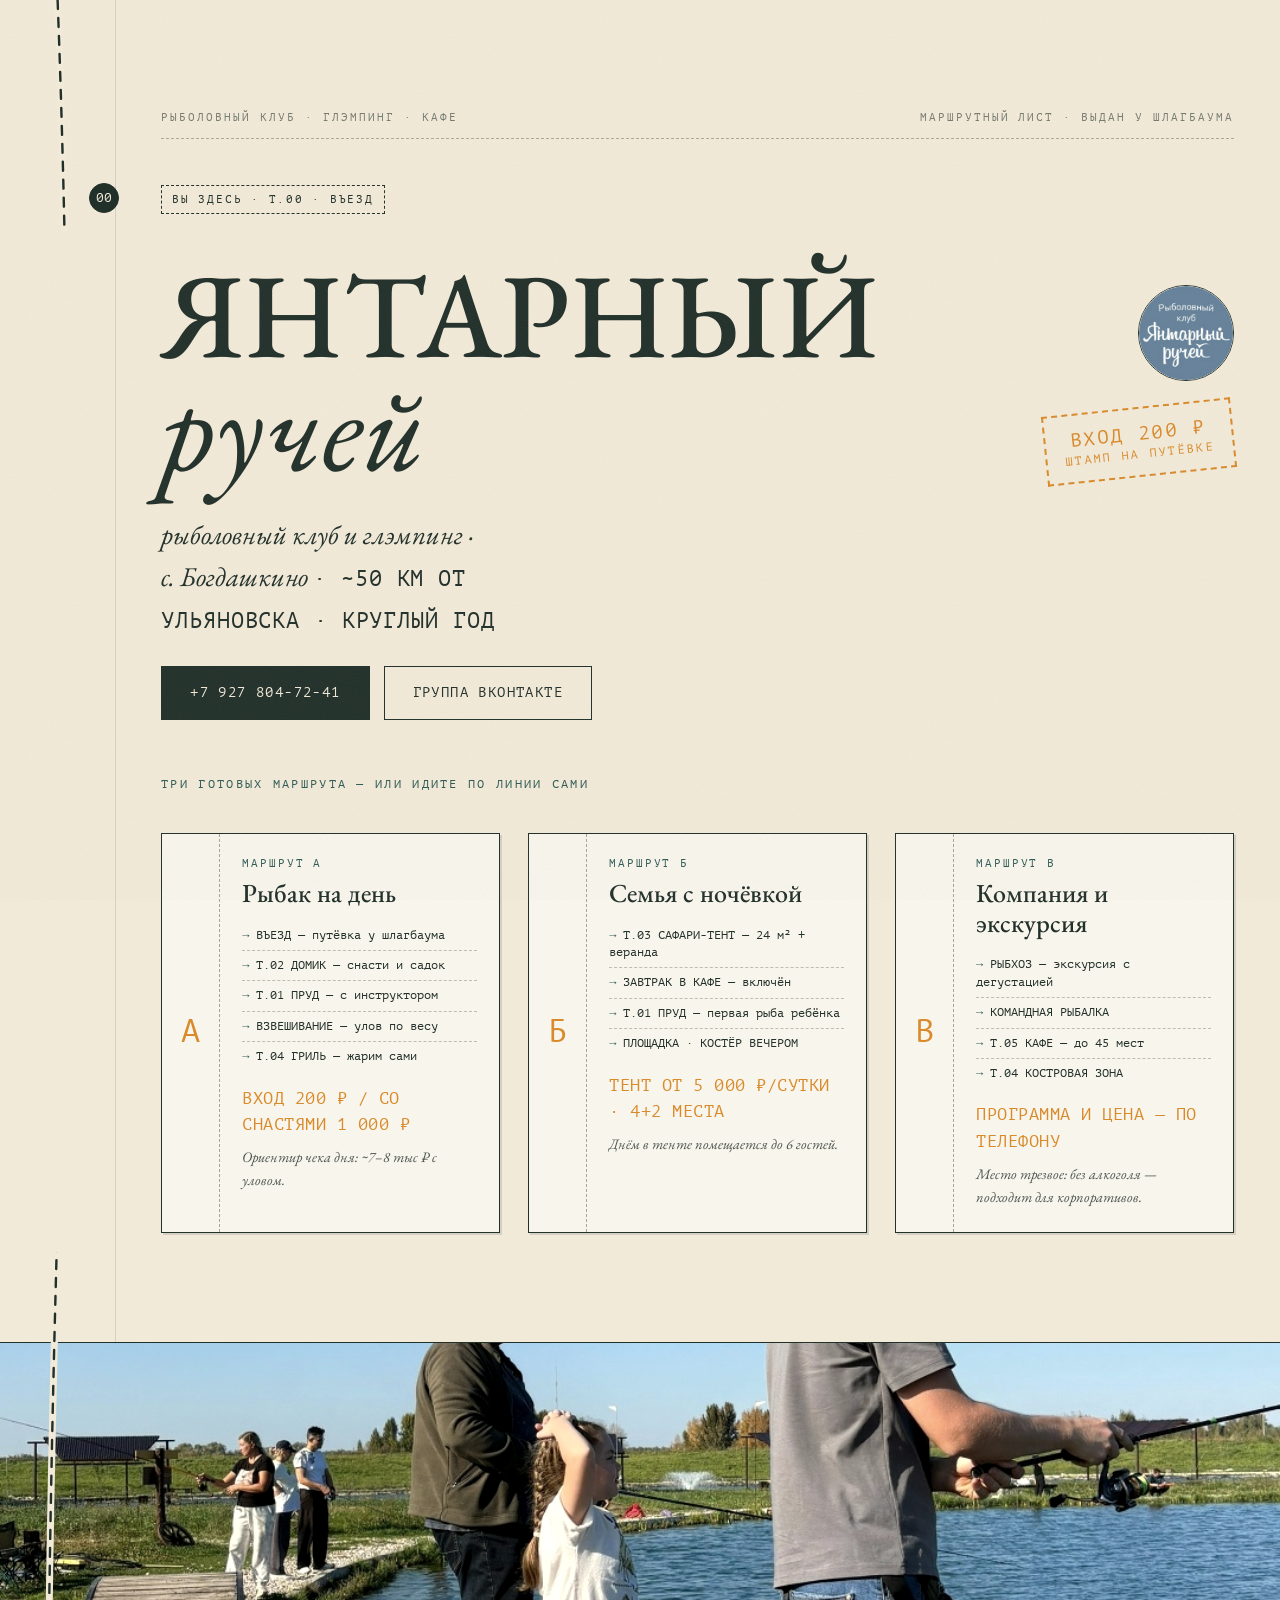
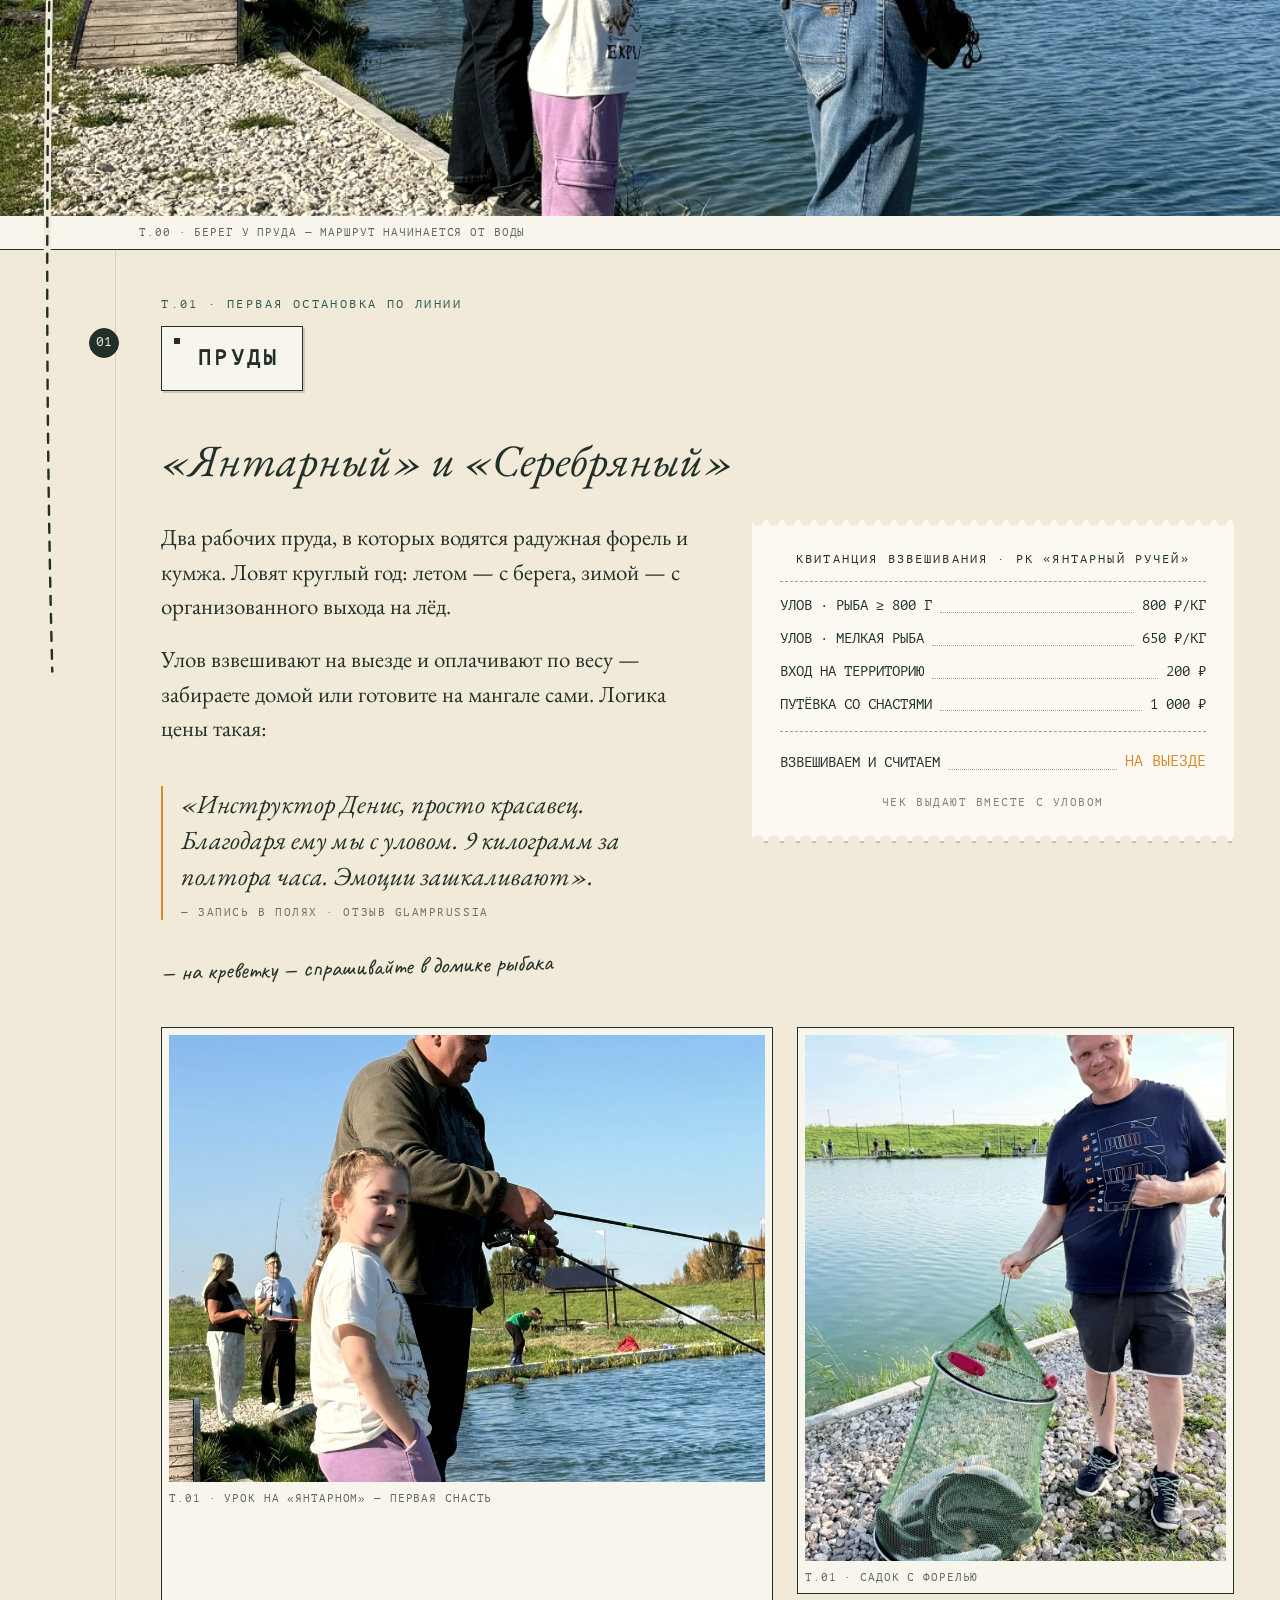
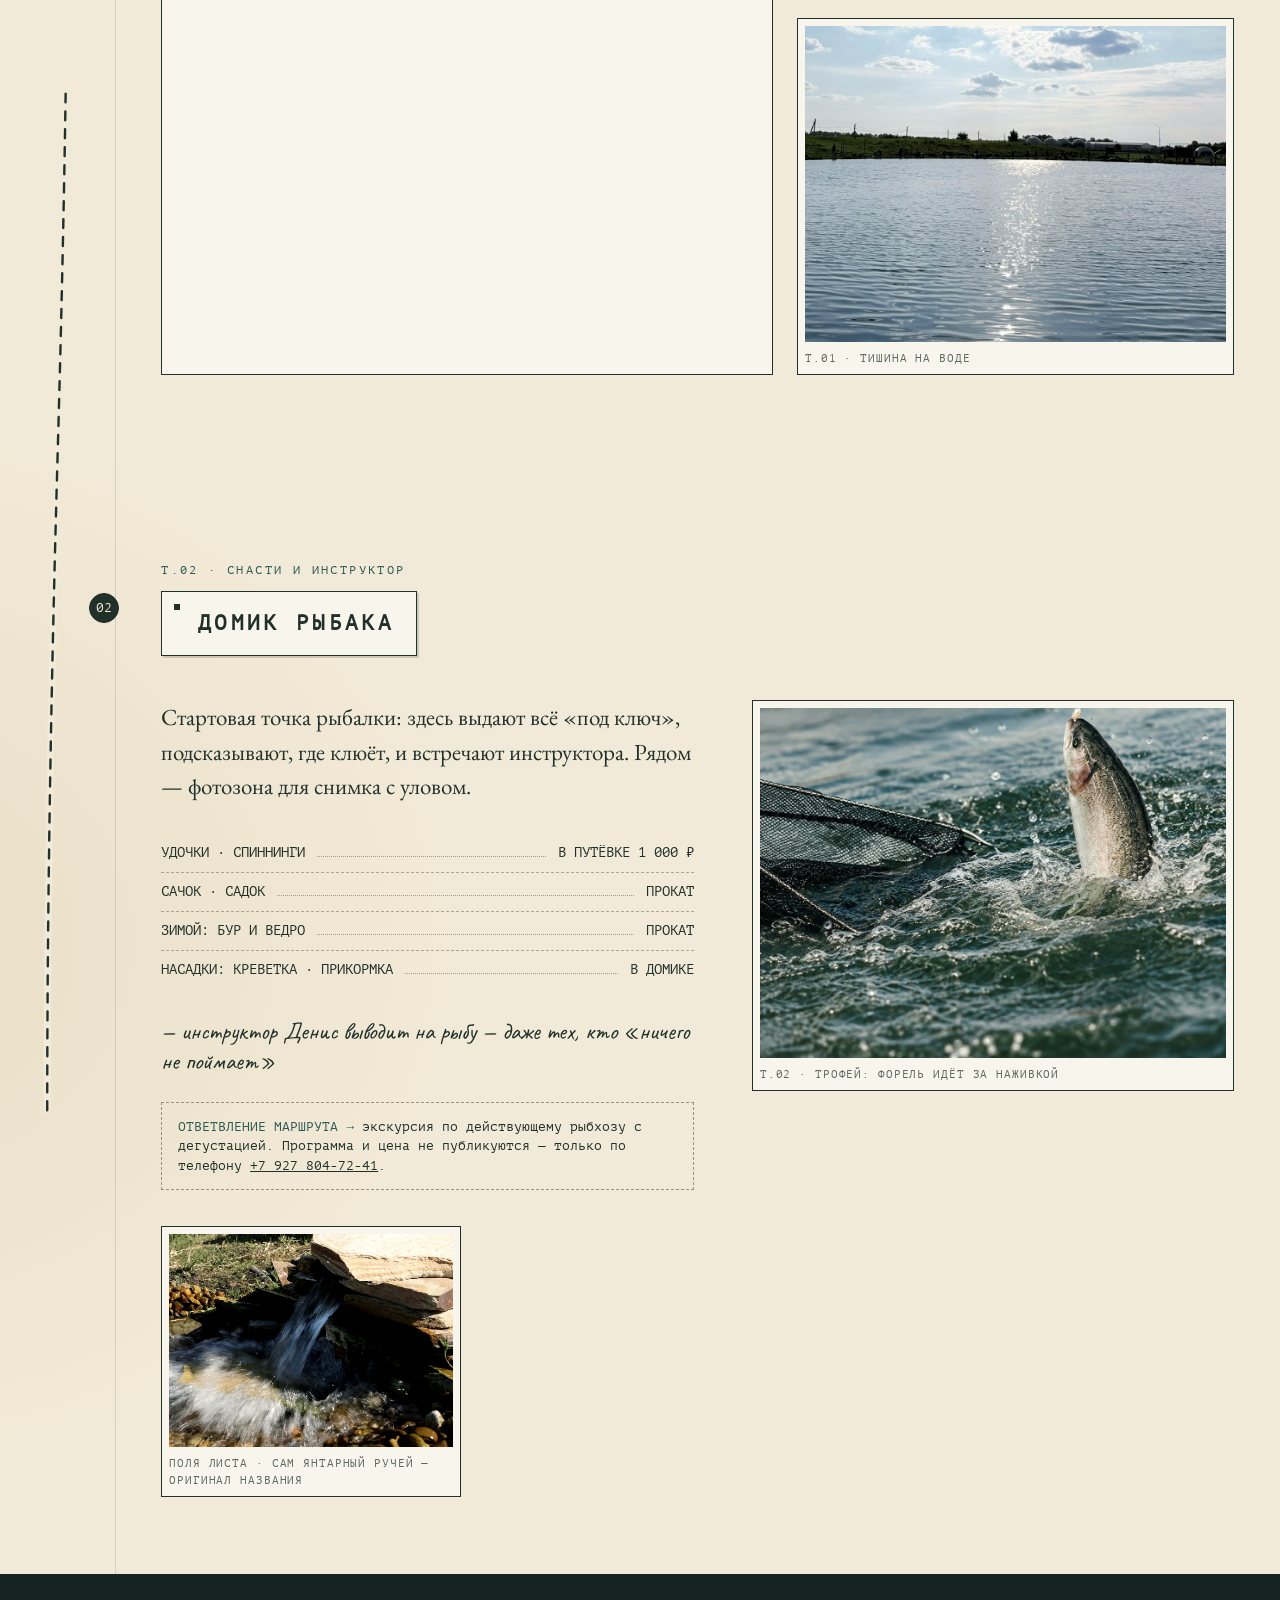
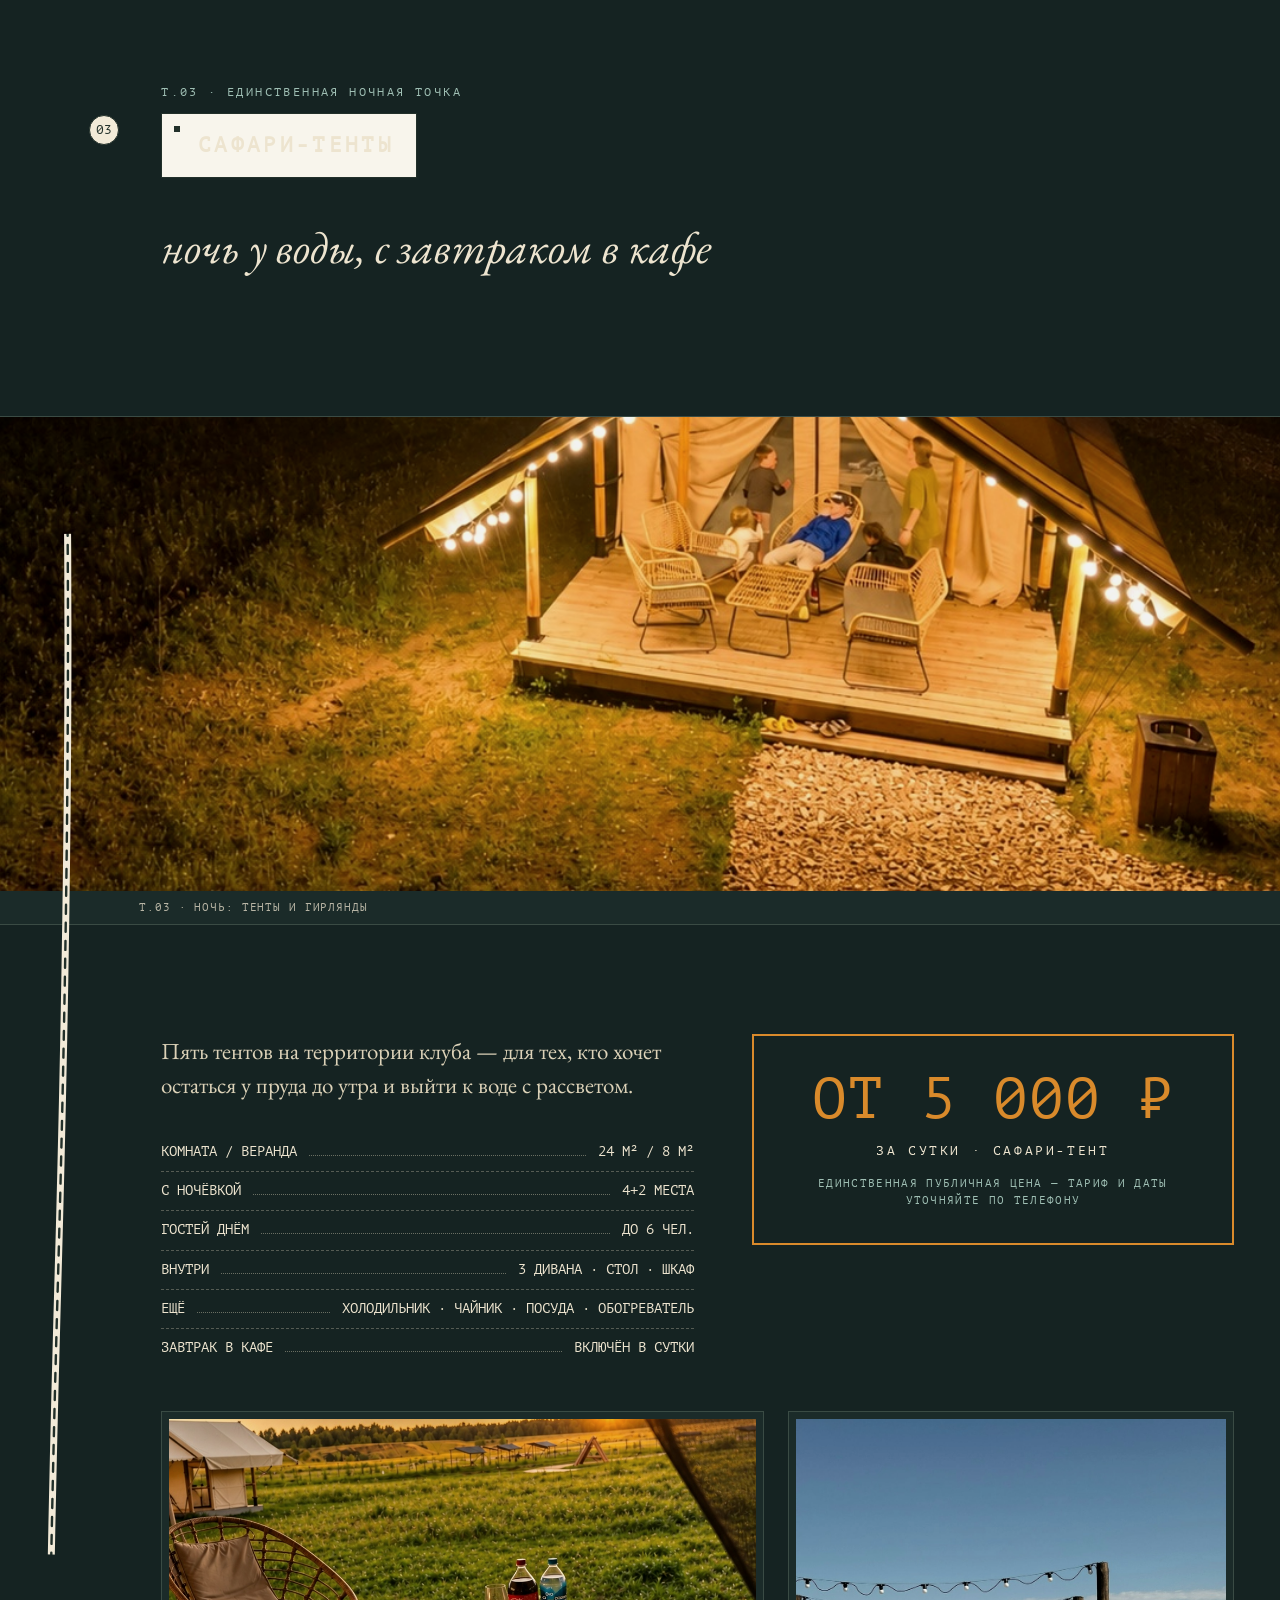
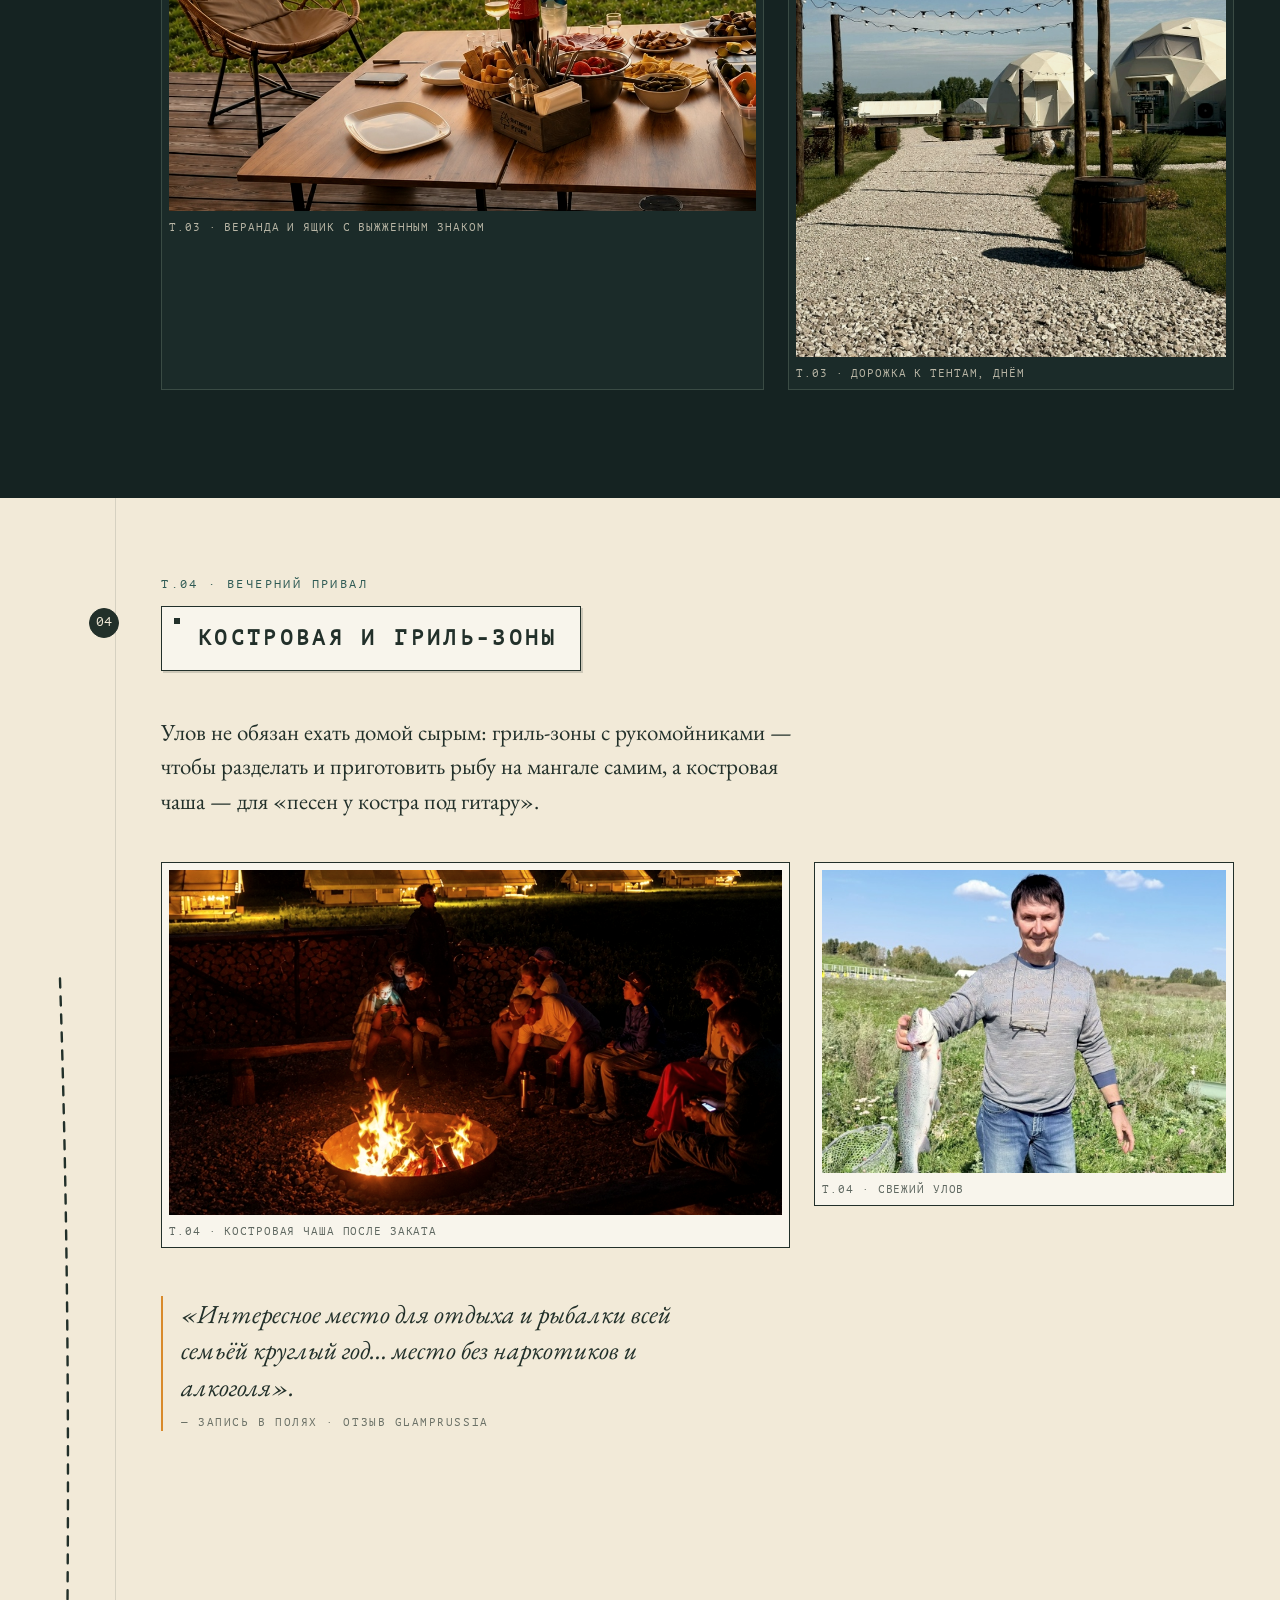
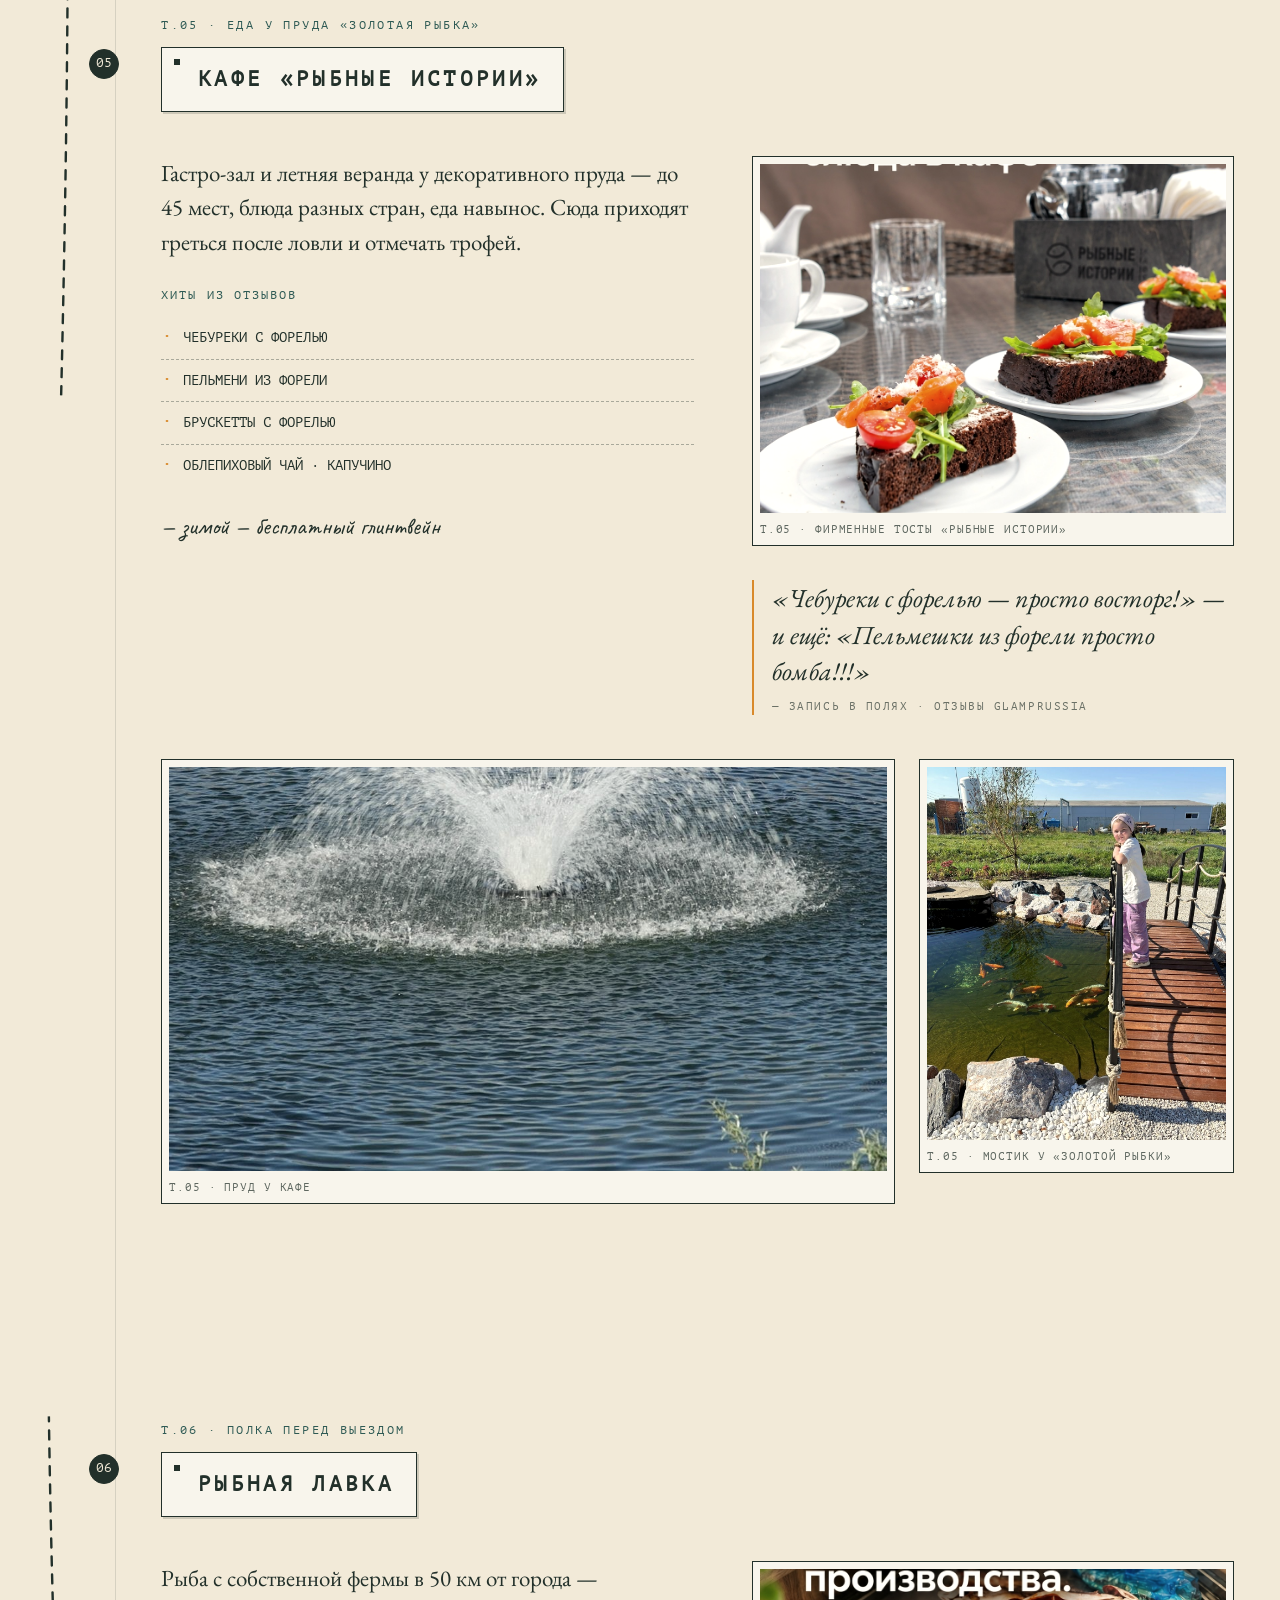
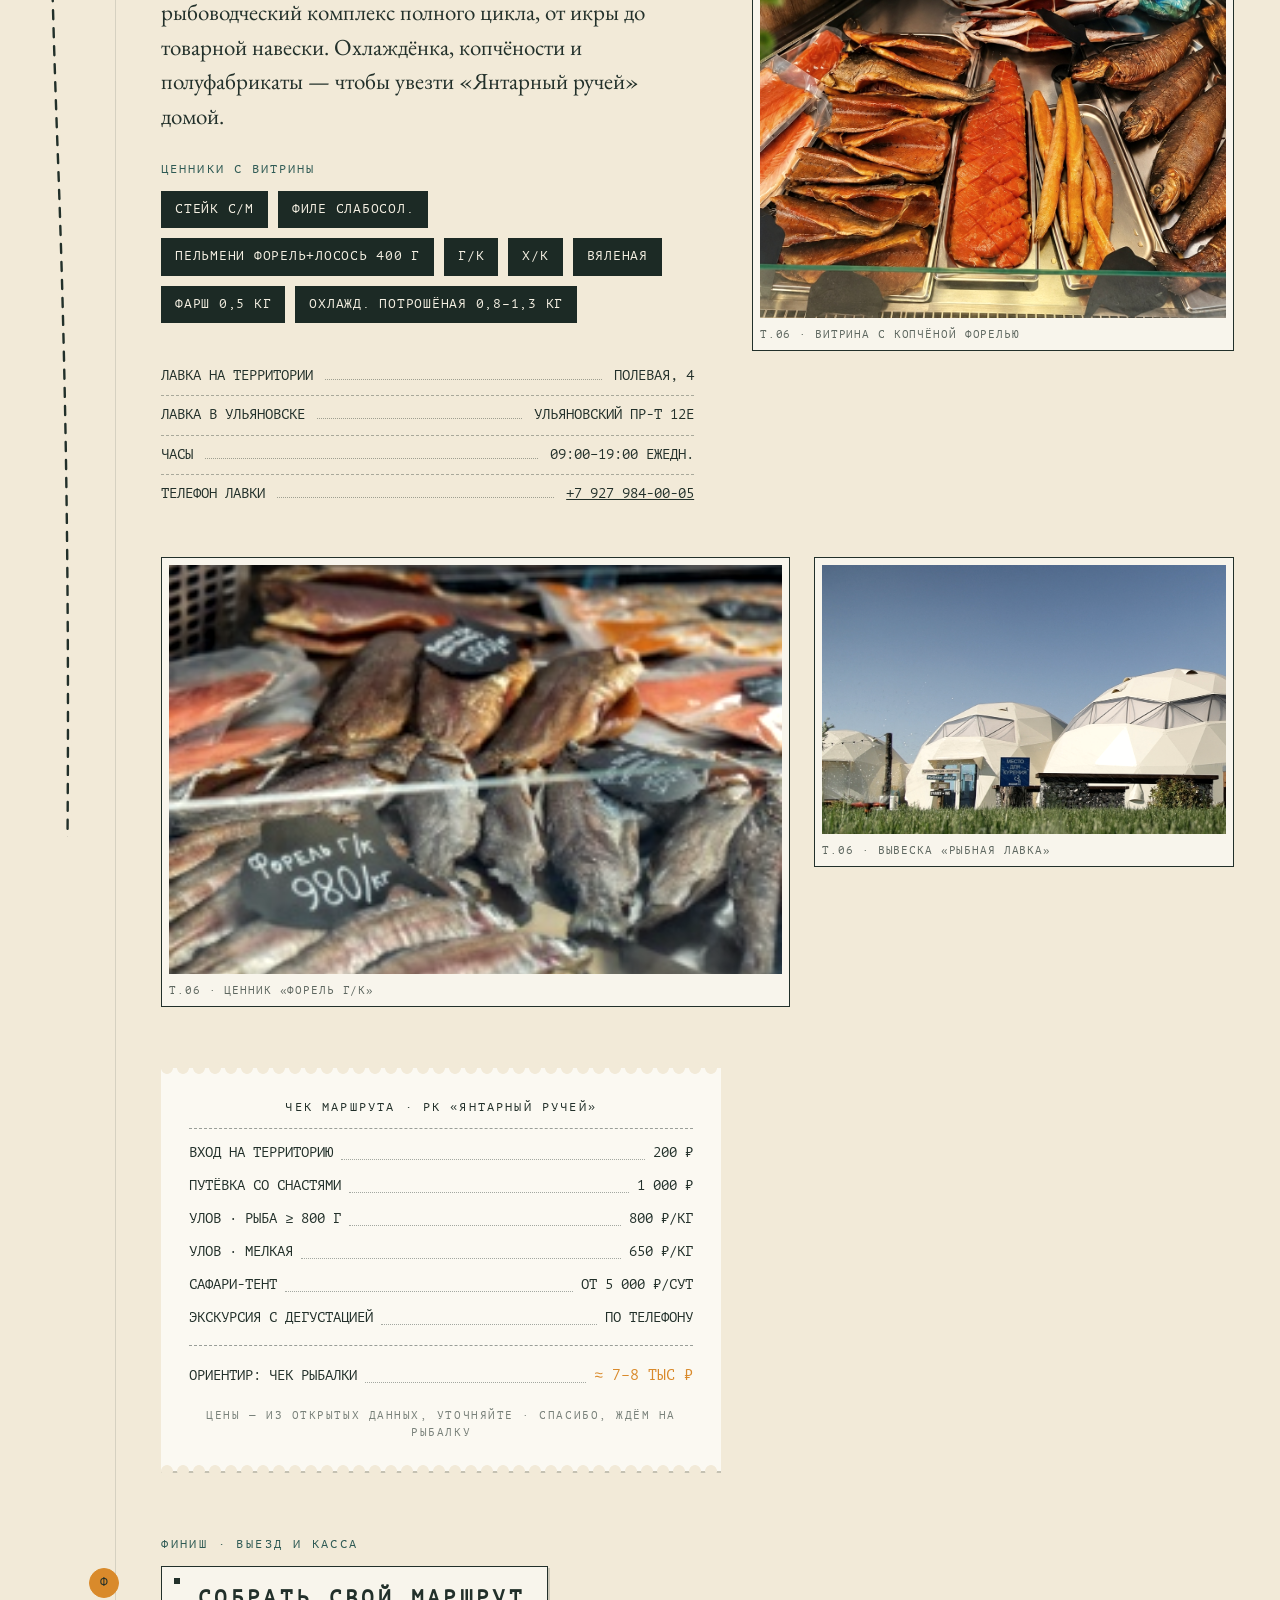
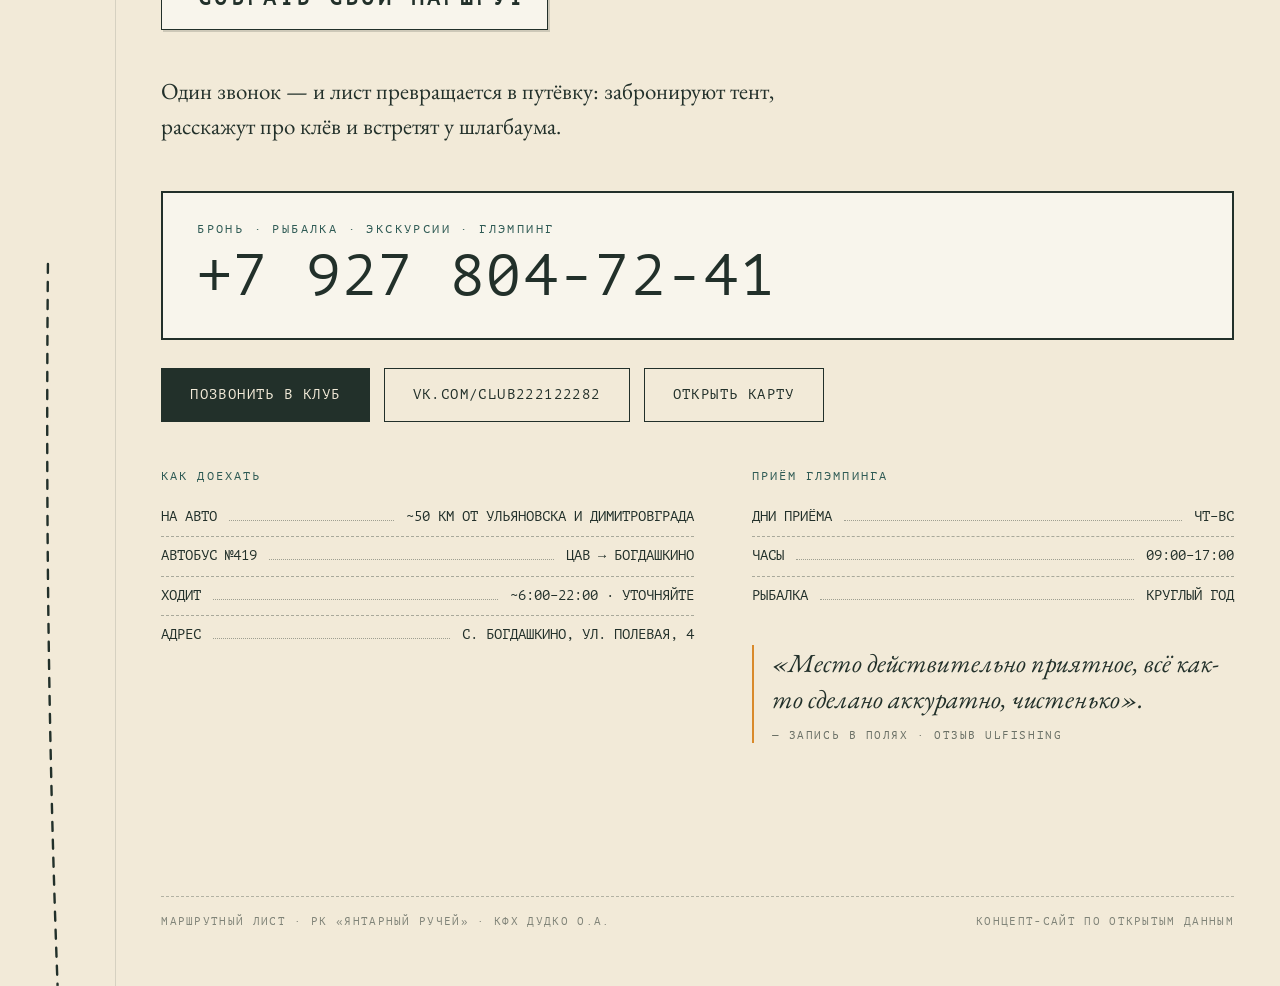
<file: pipeline/2026-09-29/yantarny-ruchey/site/index.html>
<!DOCTYPE html>
<html lang="ru">
<head>
<meta charset="UTF-8">
<meta name="viewport" content="width=device-width, initial-scale=1.0">
<title>Янтарный ручей — рыболовный клуб и глэмпинг в Богдашкино | Маршрутный лист</title>
<meta name="description" content="Форелевая рыбалка в 50 км от Ульяновска: пруды «Янтарный» и «Серебряный», сафари-тенты от 5 000 ₽/сутки, кафе «Рыбные истории», рыбная лавка. Вход 200 ₽, улов 650–800 ₽/кг. Тел. +7 927 804-72-41">
<link rel="stylesheet" href="fonts/fonts.css">
<style>
/* ============================= МАРШРУТНЫЙ ЛИСТ ============================= */
:root{
  --paper:#F2EAD8;
  --paper2:#EDE4CF;
  --ink:#22302A;
  --water:#2E5A54;
  --amber:#D98A2B;
  --night:#152322;
  --tin:#F8F5EC;
  --rcpt:#FBF9F2;
  --tag:#1C2A25;
  --rail:clamp(86px,9vw,130px);
  --garamond:'EB Garamond',Georgia,'Times New Roman',serif;
  --mono:'PT Mono','Courier New',monospace;
  --hand:'Caveat','Segoe Script',cursive;
}
*{margin:0;padding:0;box-sizing:border-box}
html{scroll-behavior:smooth}
body{
  font-family:var(--garamond);
  font-size:18px;
  line-height:1.55;
  color:var(--ink);
  background-color:var(--paper);
  background-image:
    radial-gradient(1100px 700px at 88% -4%, rgba(255,252,240,.55), transparent 70%),
    radial-gradient(900px 760px at -12% 34%, rgba(214,199,164,.35), transparent 70%),
    radial-gradient(1000px 800px at 55% 108%, rgba(226,213,184,.4), transparent 70%);
  overflow-x:clip;
}
img{display:block;max-width:100%}
a{color:inherit}

/* зерно бумаги — один слой поверх светлых зон */
body::after{
  content:"";position:fixed;inset:0;z-index:60;pointer-events:none;opacity:.06;
  background-image:url("data:image/svg+xml,%3Csvg xmlns='http://www.w3.org/2000/svg' width='220' height='220'%3E%3Cfilter id='n'%3E%3CfeTurbulence type='fractalNoise' baseFrequency='0.85' numOctaves='2' stitchTiles='stitch'/%3E%3C/filter%3E%3Crect width='220' height='220' filter='url(%23n)'/%3E%3C/svg%3E");
}

.map{position:relative;padding-left:var(--rail)}
/* сгиб-линия полей маршрутного листа */
.map::before{
  content:"";position:absolute;top:0;bottom:0;left:var(--rail);width:1px;
  background:rgba(34,48,42,.13);z-index:1;pointer-events:none;
}

/* ---------- пунктирная линия маршрута ---------- */
.route{position:absolute;top:0;left:0;bottom:0;width:var(--rail);height:100%;z-index:80;pointer-events:none}
.route .casing{fill:none;stroke:var(--paper);stroke-width:7}
.route .ink{fill:none;stroke:var(--ink);stroke-width:2.4;stroke-linecap:round;stroke-dasharray:9 9}
.route .rguide{fill:none;stroke:#fff;stroke-width:16;vector-effect:non-scaling-stroke}
.route .wavy{display:block}
.route .straight{display:none}

/* ---------- зоны ---------- */
.zone{position:relative;scroll-margin-top:24px}
.zone-inner{max-width:1180px;margin:0 auto;padding:clamp(58px,8.5vw,112px) clamp(20px,4.5vw,46px)}

.zhead{position:relative;margin-bottom:clamp(26px,3.5vw,44px)}
.zidx{display:block;font-family:var(--mono);font-size:12px;letter-spacing:.2em;color:var(--water);margin-bottom:12px}
.night .zidx{color:#9FBFB4}
.sign{
  display:inline-block;position:relative;
  font-family:var(--mono);font-size:clamp(15px,1.8vw,21px);
  letter-spacing:.16em;text-transform:uppercase;
  background:var(--tin);border:1.5px solid var(--ink);
  padding:.72em 1.05em .72em 1.7em;
  box-shadow:2px 2px 0 rgba(34,48,42,.18);
}
.sign::after{content:"";position:absolute;top:.55em;left:.55em;width:6px;height:6px;background:var(--ink)}
.zname{font-size:clamp(26px,3.5vw,50px);line-height:1.15;font-weight:400;margin-bottom:clamp(20px,3vw,34px)}
.zname em{font-style:italic}

/* маркеры-флажки на линии */
.marker{
  position:absolute;top:50%;left:calc(var(--rail)/-2 - 22px);
  width:44px;height:44px;transform:translateY(-50%);
  display:grid;place-items:center;text-decoration:none;z-index:90;
}
.pin{
  width:30px;height:30px;border-radius:50%;
  border:1.5px solid var(--ink);background:var(--paper);
  display:grid;place-items:center;
  font-family:var(--mono);font-size:12.5px;color:var(--ink);
  transition:transform .45s cubic-bezier(.2,.8,.3,1.35),opacity .3s,background .35s,color .35s;
}
.js .marker.pre .pin{transform:translateY(-9px) scale(.55);opacity:0}
.marker:not(.pre):hover .pin{transform:scale(1.14)}
.marker.on .pin{background:var(--ink);color:var(--paper)}
.night .marker.on .pin{background:var(--paper);color:var(--ink)}
.marker.fin .pin{background:var(--amber);border-color:var(--amber);color:var(--ink)}

/* ---------- типовые блоки ---------- */
.mono{font-family:var(--mono)}
.lead{font-size:clamp(19px,2.1vw,23px);line-height:1.5;max-width:58ch}
.lead+.lead{margin-top:.8em}
.cols{display:grid;grid-template-columns:1.05fr .95fr;gap:clamp(28px,4.5vw,60px);align-items:start}

.note{font-family:var(--hand);font-size:clamp(20px,2.2vw,24px);color:var(--ink);line-height:1.25}
.note.rot{transform:rotate(-1.5deg);display:inline-block}
.note::before{content:"— "}
.night .note{color:#E8DEC2}

.fieldq{
  border-left:2px solid var(--amber);padding-left:18px;max-width:46ch;
  font-style:italic;font-size:clamp(19px,2.2vw,26px);line-height:1.4;
}
.fieldq .qsrc{display:block;margin-top:10px;font-style:normal;font-family:var(--mono);font-size:11px;letter-spacing:.14em;color:rgba(34,48,42,.65)}
.night .fieldq .qsrc{color:#9FBFB4}

.mlist{list-style:none;font-family:var(--mono);font-size:13.5px;line-height:1.5}
.mlist li{padding:9px 0;border-bottom:1px dashed rgba(34,48,42,.35);display:flex;align-items:baseline;gap:10px}
.mlist li:last-child{border-bottom:0}
.mlist .d{flex:1;border-bottom:1.5px dotted rgba(34,48,42,.4);margin:0 2px 4px;min-width:14px}
.mlist .v{white-space:nowrap}
.night .mlist li{border-color:rgba(232,222,194,.3)}
.night .mlist .d{border-color:rgba(232,222,194,.4)}

.mlabel{font-family:var(--mono);font-size:11.5px;letter-spacing:.18em;color:var(--water);margin-bottom:12px;text-transform:uppercase}
.night .mlabel{color:#9FBFB4}

/* фото-окна */
.ph{background:var(--tin);border:1px solid var(--ink);padding:7px;position:relative}
.ph .phimg{overflow:hidden}
.ph img{width:100%;height:100%;object-fit:cover;filter:saturate(.88) contrast(1.03) sepia(.09)}
.ph figcaption{font-family:var(--mono);font-size:11px;letter-spacing:.08em;color:rgba(34,48,42,.72);padding-top:8px}
.c68{object-position:50% 68%}.c72{object-position:50% 72%}
.c76{object-position:50% 76%}.c80{object-position:50% 80%}.c60{object-position:50% 60%}

.ph.bleed{width:100vw;margin-left:calc(-1*var(--rail));border-left:0;border-right:0;padding:0}
.ph.bleed .phimg{height:clamp(230px,37vw,520px)}
.hero .ph.bleed{margin-bottom:calc(-1*clamp(40px,5vw,64px));position:relative;z-index:4}
.ph.bleed figcaption{padding:8px 20px 8px calc(var(--rail) + 24px)}

/* квитанция / чек */
.receipt{
  --hole:var(--paper);
  background:var(--rcpt);position:relative;
  padding:clamp(20px,3vw,30px) clamp(18px,2.6vw,28px);
  box-shadow:0 2px 0 rgba(34,48,42,.22);
  font-family:var(--mono);
}
.receipt::before,.receipt::after{
  content:"";position:absolute;left:-2px;right:-2px;height:12px;
  background-image:radial-gradient(circle at 8px 6px,var(--hole) 5.5px,transparent 6.2px);
  background-size:16px 12px;
}
.receipt::before{top:-6px}
.receipt::after{bottom:-6px}
.rhead{font-size:12px;letter-spacing:.18em;text-align:center;border-bottom:1.5px dashed rgba(34,48,42,.45);padding-bottom:12px;margin-bottom:8px}
.rl{display:flex;align-items:flex-end;font-size:13.5px;padding:6px 0}
.rl .n{white-space:normal}
.rl .d{flex:1;border-bottom:1.5px dotted rgba(34,48,42,.4);margin:0 8px 4px;min-width:14px}
.rl .v{white-space:nowrap}
.rsum{border-top:1.5px dashed rgba(34,48,42,.45);margin-top:10px;padding-top:12px}
.rsum .v{color:var(--amber);font-size:15px}
.rfoot{text-align:center;font-size:11px;letter-spacing:.14em;color:rgba(34,48,42,.6);margin-top:14px}

/* билеты-маршруты */
.tickets{display:grid;grid-template-columns:repeat(3,1fr);gap:clamp(16px,2.4vw,28px);margin-top:clamp(26px,3.5vw,40px)}
.ticket{background:var(--tin);border:1.5px solid var(--ink);display:grid;grid-template-columns:58px 1fr;box-shadow:2px 2px 0 rgba(34,48,42,.14)}
.tstub{border-right:1.5px dashed rgba(34,48,42,.4);display:flex;align-items:center;justify-content:center}
.tstub b{font-family:var(--mono);font-weight:400;font-size:32px;color:var(--amber)}
.tbody{padding:clamp(16px,2vw,22px) clamp(16px,2vw,22px) clamp(18px,2.2vw,24px)}
.tkick{font-family:var(--mono);font-size:10.5px;letter-spacing:.18em;color:var(--water)}
.ttitle{font-size:clamp(21px,2.2vw,26px);line-height:1.15;margin:6px 0 12px;font-weight:500}
.tsteps{list-style:none;font-family:var(--mono);font-size:12px;line-height:1.45}
.tsteps li{padding:6px 0;border-bottom:1px dashed rgba(34,48,42,.28)}
.tsteps li:last-child{border-bottom:0}
.tsteps li::before{content:"→ ";color:var(--water)}
.tprice{font-family:var(--mono);font-size:clamp(15px,1.6vw,17px);letter-spacing:.03em;color:var(--amber);margin-top:14px}
.tnote{font-size:14.5px;font-style:italic;margin-top:8px;color:rgba(34,48,42,.8)}

/* чёрные ценники лавки */
.tags{display:flex;flex-wrap:wrap;gap:10px}
.tag{background:var(--tag);color:#F4EFE2;font-family:var(--mono);font-size:12.5px;letter-spacing:.06em;padding:9px 14px;white-space:nowrap}

/* кнопки */
.btn{
  display:inline-flex;align-items:center;justify-content:center;
  min-height:54px;padding:0 28px;
  font-family:var(--mono);font-size:14px;letter-spacing:.1em;text-transform:uppercase;text-decoration:none;
  border:1.5px solid var(--ink);transition:background .25s,color .25s;
}
.btn.solid{background:var(--ink);color:var(--paper)}
.btn.solid:hover,.btn.solid:focus-visible{background:var(--amber);border-color:var(--amber);color:var(--ink)}
.btn.ghost{background:transparent;color:var(--ink)}
.btn.ghost:hover,.btn.ghost:focus-visible{background:var(--ink);color:var(--paper)}
.btn:focus-visible{outline:2px dashed var(--amber);outline-offset:3px}
.cta-row{display:flex;flex-wrap:wrap;gap:14px;align-items:center}

/* штамп путёвки — единственный повёрнутый объект */
.stamp{
  display:inline-block;border:2.5px dashed var(--amber);color:var(--amber);
  font-family:var(--mono);letter-spacing:.14em;text-align:center;
  padding:12px 18px;transform:rotate(-6deg);
  font-size:clamp(14px,1.7vw,19px);line-height:1.35;
}
.stamp small{display:block;font-size:.62em;letter-spacing:.2em}
.js .stamp{transition:transform .5s cubic-bezier(.25,.8,.3,1.35),opacity .35s ease}
.js .stamp.pre{transform:rotate(-6deg) scale(1.3);opacity:0}

/* пар над столом кафе */
.steamb{position:relative}
.steams{position:absolute;top:7px;left:7px;right:7px;bottom:32px;overflow:hidden;pointer-events:none}
.steams i{
  position:absolute;bottom:6%;width:10%;height:52%;border-radius:50%;
  background:linear-gradient(to top,rgba(255,255,255,0),rgba(255,255,255,.42) 45%,rgba(255,255,255,0));
  filter:blur(8px);opacity:0;
  animation:steam 5.6s ease-in-out infinite;animation-play-state:paused;
}
.steams i:nth-child(1){left:32%}
.steams i:nth-child(2){left:52%;animation-delay:1.9s;animation-duration:6.4s}
.steams i:nth-child(3){left:68%;animation-delay:3.4s;animation-duration:5s}
.steam-on .steams i{animation-play-state:running}
@keyframes steam{
  0%{transform:translateY(22%) translateX(0) scaleX(.8);opacity:0}
  35%{opacity:.55}
  100%{transform:translateY(-58%) translateX(10px) scaleX(1.3);opacity:0}
}

/* ============================= ТОЧКИ ============================= */

/* ---- Т.00 въезд ---- */
.hero .ztop{
  display:flex;justify-content:space-between;gap:14px;flex-wrap:wrap;
  font-family:var(--mono);font-size:11px;letter-spacing:.18em;color:rgba(34,48,42,.6);
  border-bottom:1.5px dashed rgba(34,48,42,.35);padding-bottom:12px;margin-bottom:clamp(26px,3.5vw,44px);
}
.chip{display:inline-block;font-family:var(--mono);font-size:11px;letter-spacing:.16em;border:1px dashed var(--ink);padding:5px 10px;color:var(--ink)}
.hero h1{font-weight:500;font-size:clamp(56px,9.4vw,132px);line-height:.94;letter-spacing:.01em}
.hero h1 .row{display:block}
.hero h1 .row.it{font-style:italic;font-weight:400}
.hero-main{display:grid;grid-template-columns:1fr auto;gap:clamp(24px,4vw,56px);align-items:end}
.heroside{display:flex;flex-direction:column;align-items:flex-end;gap:26px;padding-bottom:8px}
.mark{width:clamp(72px,7.5vw,100px);height:auto;border-radius:50%;border:1.5px solid var(--ink)}
.hero-sub{font-size:clamp(20px,2.3vw,27px);font-style:italic;margin-top:clamp(20px,2.6vw,30px);max-width:34ch}
.hero-sub .mono{font-style:normal;font-size:.82em;letter-spacing:.04em}
.hero .cta-row{margin-top:clamp(18px,2.4vw,26px)}
.routes-label{font-family:var(--mono);font-size:11.5px;letter-spacing:.2em;color:var(--water);margin-top:clamp(34px,4.5vw,56px)}

/* ---- Т.01 пруды ---- */
.phgrid{display:grid;grid-template-columns:7fr 5fr;gap:clamp(14px,2vw,24px);margin-top:clamp(28px,4vw,44px)}
.phgrid .stack{display:flex;flex-direction:column;gap:clamp(14px,2vw,24px)}
.a43{aspect-ratio:4/3}.a45{aspect-ratio:4/5}.a32{aspect-ratio:3/2}.a169{aspect-ratio:16/9}.a11{aspect-ratio:1/1}

.t01-note{margin-top:clamp(22px,3vw,32px)}

/* ---- Т.02 домик рыбака ---- */
.quiet .zone-inner{padding-top:clamp(46px,6vw,80px);padding-bottom:clamp(46px,6vw,80px)}
.branch{margin-top:clamp(18px,2.5vw,26px);padding:14px 16px;border:1.5px dashed rgba(34,48,42,.45);font-family:var(--mono);font-size:13px;line-height:1.5}
.branch b{font-weight:400;color:var(--water)}
.creek{max-width:300px;margin-top:clamp(24px,3vw,36px)}

/* ---- Т.03 ночная зона ---- */
.night{
  width:100vw;margin-left:calc(-1*var(--rail));padding-left:var(--rail);
  background:var(--night);color:#EDE4CF;position:relative;z-index:70;
}
.night .ph{background:#1B2B29;border-color:#3A4B44}
.night .ph figcaption{color:rgba(237,228,207,.75)}
.night .ph img{filter:saturate(.9) contrast(1.05) sepia(.05) brightness(.95)}
.night .lead{color:#DCD2B8}
.placard{
  border:2px solid var(--amber);padding:clamp(20px,3vw,34px);
  text-align:center;font-family:var(--mono);
}
.placard .big{font-size:clamp(34px,4.6vw,58px);color:var(--amber);letter-spacing:.02em;line-height:1.05}
.placard .sub{font-size:13px;letter-spacing:.2em;color:#EDE4CF;margin-top:10px}
.placard .tiny{font-size:11px;letter-spacing:.12em;color:#9FBFB4;margin-top:14px}
.duo{display:grid;grid-template-columns:1.15fr .85fr;gap:clamp(14px,2vw,24px);margin-top:clamp(28px,4vw,44px)}

/* ---- Т.04 костровая ---- */
.koster-grid{display:grid;grid-template-columns:1.5fr 1fr;gap:clamp(14px,2vw,24px);margin-top:clamp(28px,4vw,44px);align-items:start}
.koster-q{margin-top:clamp(30px,4vw,48px)}

/* ---- Т.05 кафе ---- */
.cafe-grid{display:grid;grid-template-columns:1.4fr .6fr;gap:clamp(14px,2vw,24px);margin-top:clamp(28px,4vw,44px);align-items:start}
.hits{list-style:none;font-family:var(--mono);font-size:14px}
.hits li{padding:10px 0;border-bottom:1px dashed rgba(34,48,42,.35);display:flex;align-items:baseline;gap:10px}
.hits li:last-child{border-bottom:0}
.hits li::before{content:"· ";color:var(--amber);font-size:1.4em;line-height:0}

/* ---- Т.06 лавка ---- */
.shop-grid{display:grid;grid-template-columns:1.2fr .8fr;gap:clamp(14px,2vw,24px);margin-top:clamp(28px,4vw,44px);align-items:start}
.shop-addr{margin-top:clamp(24px,3vw,34px)}

/* ---- ФИНИШ ---- */
.fin-receipt{max-width:560px;margin-top:calc(-1*clamp(60px,7vw,96px));position:relative;z-index:5}
.finish .zone-inner{padding-top:0}
.telplacard{
  display:block;font-family:var(--mono);text-decoration:none;
  font-size:clamp(26px,5.4vw,58px);letter-spacing:.02em;line-height:1.1;
  border:2px solid var(--ink);background:var(--tin);
  padding:clamp(18px,3vw,30px) clamp(18px,3vw,34px);
  margin:clamp(30px,4vw,48px) 0 0;transition:background .25s,color .25s;
}
.telplacard:hover,.telplacard:focus-visible{background:var(--ink);color:var(--paper)}
.telplacard small{display:block;font-size:12px;letter-spacing:.2em;color:var(--water);margin-bottom:8px}
.howto{margin-top:clamp(30px,4vw,46px)}
footer.zone-inner{padding-top:clamp(30px,4vw,44px);padding-bottom:clamp(36px,5vw,56px)}
.footline{font-family:var(--mono);font-size:11px;letter-spacing:.12em;color:rgba(34,48,42,.55);border-top:1.5px dashed rgba(34,48,42,.3);padding-top:16px;display:flex;justify-content:space-between;gap:12px;flex-wrap:wrap}

/* ============================= RESPONSIVE ============================= */
@media (max-width:1023px){
  :root{--rail:76px}
  .tickets{grid-template-columns:1fr;max-width:620px}
}
@media (max-width:880px){
  .cols{grid-template-columns:1fr}
  .hero-main{grid-template-columns:1fr}
  .heroside{flex-direction:row;align-items:center;justify-content:flex-start}
  .phgrid{grid-template-columns:1fr}
  .duo{grid-template-columns:1fr}
  .koster-grid{grid-template-columns:1fr}
  .cafe-grid{grid-template-columns:1fr}
  .shop-grid{grid-template-columns:1fr}
}
@media (max-width:720px){
  :root{--rail:46px}
  body{font-size:17px}
  .route .wavy{display:none}
  .route .straight{display:block}
  .zone-inner{padding-left:16px;padding-right:16px}
  .hero h1{font-size:clamp(38px,12.5vw,58px)}
  .marker{left:calc(var(--rail)/-2 - 22px)}
  .fin-receipt{margin-top:-46px}
  .sign{padding:.68em .9em .68em 1.55em}
}

/* ============================= REDUCED MOTION ============================= */
@media (prefers-reduced-motion:reduce){
  html{scroll-behavior:auto}
  .js .stamp.pre,.js .stamp{transform:rotate(-6deg);opacity:1;transition:none}
  .js .marker.pre .pin,.js .marker .pin{transform:none;opacity:1;transition:none}
  .marker.on .pin{background:var(--ink);color:var(--paper)}
  .steams{display:none}
  .btn,.telplacard{transition:none}
}
</style>
</head>
<body>

<div class="map">

  <!-- пунктирная линия маршрута: две геометрии (desktop — извилистая у края, mobile — строгая вертикаль) -->
  <svg class="route" viewBox="0 0 100 1000" preserveAspectRatio="none" aria-hidden="true">
    <defs>
      <mask id="rmW" maskUnits="userSpaceOnUse">
        <rect x="0" y="0" width="100" height="1000" fill="#000"/>
        <path class="rdraw rguide" pathLength="1" stroke-dasharray="1" stroke-dashoffset="0"
          d="M50 0 C62 30 62 60 50 100 C38 140 38 170 50 200 C62 230 62 260 50 300 C38 340 38 370 50 400 C62 430 62 460 50 500 C38 540 38 570 50 600 C62 630 62 660 50 700 C38 740 38 770 50 800 C62 830 62 860 50 900 C38 940 38 970 50 1000"/>
      </mask>
      <mask id="rmS" maskUnits="userSpaceOnUse">
        <rect x="0" y="0" width="100" height="1000" fill="#000"/>
        <path class="rdraw rguide" pathLength="1" stroke-dasharray="1" stroke-dashoffset="0"
          d="M50 0 L50 1000"/>
      </mask>
    </defs>
    <g class="wavy" mask="url(#rmW)">
      <path class="casing" vector-effect="non-scaling-stroke"
        d="M50 0 C62 30 62 60 50 100 C38 140 38 170 50 200 C62 230 62 260 50 300 C38 340 38 370 50 400 C62 430 62 460 50 500 C38 540 38 570 50 600 C62 630 62 660 50 700 C38 740 38 770 50 800 C62 830 62 860 50 900 C38 940 38 970 50 1000"/>
      <path class="ink" vector-effect="non-scaling-stroke"
        d="M50 0 C62 30 62 60 50 100 C38 140 38 170 50 200 C62 230 62 260 50 300 C38 340 38 370 50 400 C62 430 62 460 50 500 C38 540 38 570 50 600 C62 630 62 660 50 700 C38 740 38 770 50 800 C62 830 62 860 50 900 C38 940 38 970 50 1000"/>
    </g>
    <g class="straight" mask="url(#rmS)">
      <path class="casing" vector-effect="non-scaling-stroke" d="M50 0 L50 1000"/>
      <path class="ink" vector-effect="non-scaling-stroke" d="M50 0 L50 1000"/>
    </g>
  </svg>

  <!-- ===================== Т.00 ВЪЕЗД ===================== -->
  <section class="zone hero" id="t00">
    <div class="zone-inner">
      <div class="ztop">
        <span>РЫБОЛОВНЫЙ КЛУБ · ГЛЭМПИНГ · КАФЕ</span>
        <span>МАРШРУТНЫЙ ЛИСТ · ВЫДАН У ШЛАГБАУМА</span>
      </div>

      <header class="zhead">
        <a class="marker" href="#t01" aria-label="К точке Т.01 — пруды"><span class="pin">00</span></a>
        <span class="chip">ВЫ ЗДЕСЬ · Т.00 · ВЪЕЗД</span>
      </header>

      <div class="hero-main">
        <h1><span class="row">ЯНТАРНЫЙ</span><span class="row it">ручей</span></h1>
        <div class="heroside">
          <img class="mark" src="img/03_wall.jpg" alt="Круглый знак рыболовного клуба «Янтарный ручей»">
          <span class="stamp">ВХОД 200 ₽<small>ШТАМП НА ПУТЁВКЕ</small></span>
        </div>
      </div>

      <p class="hero-sub">рыболовный клуб и глэмпинг · с.&nbsp;Богдашкино <span class="mono">· ~50 КМ ОТ УЛЬЯНОВСКА · КРУГЛЫЙ ГОД</span></p>

      <div class="cta-row">
        <a class="btn solid" href="tel:+79278047241">+7 927 804-72-41</a>
        <a class="btn ghost" href="https://vk.com/club222122282" target="_blank" rel="noopener">Группа ВКонтакте</a>
      </div>

      <p class="routes-label">ТРИ ГОТОВЫХ МАРШРУТА — ИЛИ ИДИТЕ ПО ЛИНИИ САМИ</p>

      <div class="tickets">
        <article class="ticket">
          <div class="tstub"><b>А</b></div>
          <div class="tbody">
            <p class="tkick">МАРШРУТ А</p>
            <h3 class="ttitle">Рыбак на день</h3>
            <ul class="tsteps">
              <li>ВЪЕЗД — путёвка у шлагбаума</li>
              <li>Т.02 ДОМИК — снасти и садок</li>
              <li>Т.01 ПРУД — с инструктором</li>
              <li>ВЗВЕШИВАНИЕ — улов по весу</li>
              <li>Т.04 ГРИЛЬ — жарим сами</li>
            </ul>
            <p class="tprice">ВХОД 200 ₽ / СО СНАСТЯМИ 1 000 ₽</p>
            <p class="tnote">Ориентир чека дня: ~7–8 тыс ₽ с уловом.</p>
          </div>
        </article>

        <article class="ticket">
          <div class="tstub"><b>Б</b></div>
          <div class="tbody">
            <p class="tkick">МАРШРУТ Б</p>
            <h3 class="ttitle">Семья с ночёвкой</h3>
            <ul class="tsteps">
              <li>Т.03 САФАРИ-ТЕНТ — 24 м² + веранда</li>
              <li>ЗАВТРАК В КАФЕ — включён</li>
              <li>Т.01 ПРУД — первая рыба ребёнка</li>
              <li>ПЛОЩАДКА · КОСТЁР ВЕЧЕРОМ</li>
            </ul>
            <p class="tprice">ТЕНТ ОТ 5 000 ₽/СУТКИ · 4+2 МЕСТА</p>
            <p class="tnote">Днём в тенте помещается до 6 гостей.</p>
          </div>
        </article>

        <article class="ticket">
          <div class="tstub"><b>В</b></div>
          <div class="tbody">
            <p class="tkick">МАРШРУТ В</p>
            <h3 class="ttitle">Компания и экскурсия</h3>
            <ul class="tsteps">
              <li>РЫБХОЗ — экскурсия с дегустацией</li>
              <li>КОМАНДНАЯ РЫБАЛКА</li>
              <li>Т.05 КАФЕ — до 45 мест</li>
              <li>Т.04 КОСТРОВАЯ ЗОНА</li>
            </ul>
            <p class="tprice">ПРОГРАММА И ЦЕНА — ПО ТЕЛЕФОНУ</p>
            <p class="tnote">Место трезвое: без алкоголя — подходит для корпоративов.</p>
          </div>
        </article>
      </div>
    </div>

    <figure class="ph bleed">
      <div class="phimg"><img class="c60" src="img/20_wall.jpg" alt="Семья с удочками на галечном берегу пруда, широкий план"></div>
      <figcaption>Т.00 · БЕРЕГ У ПРУДА — МАРШРУТ НАЧИНАЕТСЯ ОТ ВОДЫ</figcaption>
    </figure>
  </section>

  <!-- ===================== Т.01 ПРУДЫ ===================== -->
  <section class="zone" id="t01">
    <div class="zone-inner">
      <header class="zhead">
        <a class="marker" href="#t02" aria-label="К точке Т.02 — домик рыбака"><span class="pin">01</span></a>
        <span class="zidx">Т.01 · ПЕРВАЯ ОСТАНОВКА ПО ЛИНИИ</span>
        <h2 class="sign">Пруды</h2>
      </header>

      <p class="zname"><em>«Янтарный» и «Серебряный»</em></p>

      <div class="cols">
        <div>
          <p class="lead">Два рабочих пруда, в которых водятся радужная форель и кумжа. Ловят круглый год: летом — с берега, зимой — с организованного выхода на лёд.</p>
          <p class="lead">Улов взвешивают на выезде и оплачивают по весу — забираете домой или готовите на мангале сами. Логика цены такая:</p>

          <blockquote class="fieldq" style="margin-top:clamp(26px,3.5vw,40px)">
            «Инструктор Денис, просто красавец. Благодаря ему мы с уловом. 9 килограмм за полтора часа. Эмоции зашкаливают».
            <span class="qsrc">— ЗАПИСЬ В ПОЛЯХ · ОТЗЫВ GLAMPRUSSIA</span>
          </blockquote>

          <p class="note rot t01-note">на креветку — спрашивайте в домике рыбака</p>
        </div>

        <div class="receipt" aria-label="Квитанция взвешивания улова">
          <p class="rhead">КВИТАНЦИЯ ВЗВЕШИВАНИЯ · РК «ЯНТАРНЫЙ РУЧЕЙ»</p>
          <div class="rl"><span class="n">УЛОВ · РЫБА ≥ 800 Г</span><span class="d"></span><span class="v">800 ₽/КГ</span></div>
          <div class="rl"><span class="n">УЛОВ · МЕЛКАЯ РЫБА</span><span class="d"></span><span class="v">650 ₽/КГ</span></div>
          <div class="rl"><span class="n">ВХОД НА ТЕРРИТОРИЮ</span><span class="d"></span><span class="v">200 ₽</span></div>
          <div class="rl"><span class="n">ПУТЁВКА СО СНАСТЯМИ</span><span class="d"></span><span class="v">1 000 ₽</span></div>
          <div class="rsum">
            <div class="rl"><span class="n">ВЗВЕШИВАЕМ И СЧИТАЕМ</span><span class="d"></span><span class="v">НА ВЫЕЗДЕ</span></div>
          </div>
          <p class="rfoot">ЧЕК ВЫДАЮТ ВМЕСТЕ С УЛОВОМ</p>
        </div>
      </div>

      <div class="phgrid">
        <figure class="ph">
          <div class="phimg a43"><img src="img/33_wall.jpg" alt="Пожилой мужчина учит девочку ловить на спиннинг у берега пруда"></div>
          <figcaption>Т.01 · УРОК НА «ЯНТАРНОМ» — ПЕРВАЯ СНАСТЬ</figcaption>
        </figure>
        <div class="stack">
          <figure class="ph">
            <div class="phimg a45"><img src="img/09_wall.jpg" alt="Мужчина держит садок с пойманными форелями у берега"></div>
            <figcaption>Т.01 · САДОК С ФОРЕЛЬЮ</figcaption>
          </figure>
          <figure class="ph">
            <div class="phimg a43"><img class="c72" src="img/29_wall.jpg" alt="Солнечная дорожка на воде пруда"></div>
            <figcaption>Т.01 · ТИШИНА НА ВОДЕ</figcaption>
          </figure>
        </div>
      </div>
    </div>
  </section>

  <!-- ===================== Т.02 ДОМИК РЫБАКА ===================== -->
  <section class="zone quiet" id="t02">
    <div class="zone-inner">
      <header class="zhead">
        <a class="marker" href="#t03" aria-label="К точке Т.03 — сафари-тенты"><span class="pin">02</span></a>
        <span class="zidx">Т.02 · СНАСТИ И ИНСТРУКТОР</span>
        <h2 class="sign">Домик рыбака</h2>
      </header>

      <div class="cols">
        <div>
          <p class="lead">Стартовая точка рыбалки: здесь выдают всё «под ключ», подсказывают, где клюёт, и встречают инструктора. Рядом — фотозона для снимка с уловом.</p>

          <ul class="mlist" style="margin-top:clamp(20px,3vw,30px)">
            <li><span>УДОЧКИ · СПИННИНГИ</span><span class="d"></span><span class="v">В ПУТЁВКЕ 1 000 ₽</span></li>
            <li><span>САЧОК · САДОК</span><span class="d"></span><span class="v">ПРОКАТ</span></li>
            <li><span>ЗИМОЙ: БУР И ВЕДРО</span><span class="d"></span><span class="v">ПРОКАТ</span></li>
            <li><span>НАСАДКИ: КРЕВЕТКА · ПРИКОРМКА</span><span class="d"></span><span class="v">В ДОМИКЕ</span></li>
          </ul>

          <p class="note" style="margin-top:clamp(18px,2.5vw,26px)">инструктор Денис выводит на рыбу — даже тех, кто «ничего не поймает»</p>

          <div class="branch">
            <b>ОТВЕТВЛЕНИЕ МАРШРУТА →</b> экскурсия по действующему рыбхозу с дегустацией. Программа и цена не публикуются — только по телефону <a href="tel:+79278047241">+7&nbsp;927&nbsp;804-72-41</a>.
          </div>

          <figure class="ph creek">
            <div class="phimg a43"><img src="img/21_wall.jpg" alt="Небольшой ручей перекатывается через камни и гальку"></div>
            <figcaption>ПОЛЯ ЛИСТА · САМ ЯНТАРНЫЙ РУЧЕЙ — ОРИГИНАЛ НАЗВАНИЯ</figcaption>
          </figure>
        </div>

        <figure class="ph">
          <div class="phimg a43"><img class="c80" src="img/40_wall.jpg" alt="Форель выпрыгивает из воды за наживкой рядом с подсаком"></div>
          <figcaption>Т.02 · ТРОФЕЙ: ФОРЕЛЬ ИДЁТ ЗА НАЖИВКОЙ</figcaption>
        </figure>
      </div>
    </div>
  </section>

  <!-- ===================== Т.03 САФАРИ-ТЕНТЫ (НОЧНАЯ ЗОНА) ===================== -->
  <section class="zone night" id="t03">
    <div class="zone-inner">
      <header class="zhead">
        <a class="marker" href="#t04" aria-label="К точке Т.04 — костровая зона"><span class="pin">03</span></a>
        <span class="zidx">Т.03 · ЕДИНСТВЕННАЯ НОЧНАЯ ТОЧКА</span>
        <h2 class="sign">Сафари-тенты</h2>
      </header>

      <p class="zname"><em>ночь у воды, с завтраком в кафе</em></p>
    </div>

    <figure class="ph bleed">
      <div class="phimg"><img class="c76" src="img/08_wall.jpg" alt="Ночь: сафари-тенты глэмпинга с гирляндами, звёздное небо"></div>
      <figcaption>Т.03 · НОЧЬ: ТЕНТЫ И ГИРЛЯНДЫ</figcaption>
    </figure>

    <div class="zone-inner">
      <div class="cols">
        <div>
          <p class="lead">Пять тентов на территории клуба — для тех, кто хочет остаться у пруда до утра и выйти к воде с рассветом.</p>
          <ul class="mlist" style="margin-top:clamp(20px,3vw,30px)">
            <li><span>КОМНАТА / ВЕРАНДА</span><span class="d"></span><span class="v">24 М² / 8 М²</span></li>
            <li><span>С НОЧЁВКОЙ</span><span class="d"></span><span class="v">4+2 МЕСТА</span></li>
            <li><span>ГОСТЕЙ ДНЁМ</span><span class="d"></span><span class="v">ДО 6 ЧЕЛ.</span></li>
            <li><span>ВНУТРИ</span><span class="d"></span><span class="v">3 ДИВАНА · СТОЛ · ШКАФ</span></li>
            <li><span>ЕЩЁ</span><span class="d"></span><span class="v">ХОЛОДИЛЬНИК · ЧАЙНИК · ПОСУДА · ОБОГРЕВАТЕЛЬ</span></li>
            <li><span>ЗАВТРАК В КАФЕ</span><span class="d"></span><span class="v">ВКЛЮЧЁН В СУТКИ</span></li>
          </ul>
        </div>

        <div>
          <div class="placard">
            <p class="big">ОТ 5 000 ₽</p>
            <p class="sub">ЗА СУТКИ · САФАРИ-ТЕНТ</p>
            <p class="tiny">ЕДИНСТВЕННАЯ ПУБЛИЧНАЯ ЦЕНА — ТАРИФ И ДАТЫ УТОЧНЯЙТЕ ПО ТЕЛЕФОНУ</p>
          </div>
        </div>
      </div>

      <div class="duo">
        <figure class="ph">
          <div class="phimg a32"><img class="c76" src="img/23_wall.jpg" alt="Закат: стол с едой на веранде тента, ящик с выжженным «Янтарный ручей»"></div>
          <figcaption>Т.03 · ВЕРАНДА И ЯЩИК С ВЫЖЖЕННЫМ ЗНАКОМ</figcaption>
        </figure>
        <figure class="ph">
          <div class="phimg a45"><img src="img/13_wall.jpg" alt="Гравийная дорожка с гирляндами к куполам глэмпинга, таблички территории"></div>
          <figcaption>Т.03 · ДОРОЖКА К ТЕНТАМ, ДНЁМ</figcaption>
        </figure>
      </div>
    </div>
  </section>

  <!-- ===================== Т.04 КОСТРОВАЯ И ГРИЛЬ-ЗОНЫ ===================== -->
  <section class="zone quiet" id="t04">
    <div class="zone-inner">
      <header class="zhead">
        <a class="marker" href="#t05" aria-label="К точке Т.05 — кафе"><span class="pin">04</span></a>
        <span class="zidx">Т.04 · ВЕЧЕРНИЙ ПРИВАЛ</span>
        <h2 class="sign">Костровая и гриль-зоны</h2>
      </header>

      <p class="lead">Улов не обязан ехать домой сырым: гриль-зоны с рукомойниками — чтобы разделать и приготовить рыбу на мангале самим, а костровая чаша — для «песен у костра под гитару».</p>

      <div class="koster-grid">
        <figure class="ph">
          <div class="phimg a169"><img class="c80" src="img/36_wall.jpg" alt="Ночь: компания у костровой чаши, за спинами подсвеченные тенты"></div>
          <figcaption>Т.04 · КОСТРОВАЯ ЧАША ПОСЛЕ ЗАКАТА</figcaption>
        </figure>
        <figure class="ph">
          <div class="phimg a43"><img style="object-position:50% 38%" src="img/16_wall.jpg" alt="Мужчина держит пойманную форель на лугу у пруда"></div>
          <figcaption>Т.04 · СВЕЖИЙ УЛОВ</figcaption>
        </figure>
      </div>

      <blockquote class="fieldq koster-q">
        «Интересное место для отдыха и рыбалки всей семьёй круглый год… место без наркотиков и алкоголя».
        <span class="qsrc">— ЗАПИСЬ В ПОЛЯХ · ОТЗЫВ GLAMPRUSSIA</span>
      </blockquote>
    </div>
  </section>

  <!-- ===================== Т.05 КАФЕ ===================== -->
  <section class="zone" id="t05">
    <div class="zone-inner">
      <header class="zhead">
        <a class="marker" href="#t06" aria-label="К точке Т.06 — рыбная лавка"><span class="pin">05</span></a>
        <span class="zidx">Т.05 · ЕДА У ПРУДА «ЗОЛОТАЯ РЫБКА»</span>
        <h2 class="sign">Кафе «Рыбные истории»</h2>
      </header>

      <div class="cols">
        <div>
          <p class="lead">Гастро-зал и летняя веранда у декоративного пруда — до 45 мест, блюда разных стран, еда навынос. Сюда приходят греться после ловли и отмечать трофей.</p>
          <p class="mlabel" style="margin-top:clamp(20px,3vw,28px)">ХИТЫ ИЗ ОТЗЫВОВ</p>
          <ul class="hits">
            <li>ЧЕБУРЕКИ С ФОРЕЛЬЮ</li>
            <li>ПЕЛЬМЕНИ ИЗ ФОРЕЛИ</li>
            <li>БРУСКЕТТЫ С ФОРЕЛЬЮ</li>
            <li>ОБЛЕПИХОВЫЙ ЧАЙ · КАПУЧИНО</li>
          </ul>
          <p class="note" style="margin-top:clamp(16px,2.4vw,24px)">зимой — бесплатный глинтвейн</p>
        </div>

        <div>
          <figure class="ph steamb">
            <div class="phimg a43"><img class="c76" src="img/25_wall.jpg" alt="Тосты с малосольной форелью и короб с логотипом «Рыбные истории»"></div>
            <div class="steams" aria-hidden="true"><i></i><i></i><i></i></div>
            <figcaption>Т.05 · ФИРМЕННЫЕ ТОСТЫ «РЫБНЫЕ ИСТОРИИ»</figcaption>
          </figure>
          <blockquote class="fieldq" style="margin-top:clamp(24px,3vw,34px)">
            «Чебуреки с форелью — просто восторг!» — и ещё: «Пельмешки из форели просто бомба!!!»
            <span class="qsrc">— ЗАПИСЬ В ПОЛЯХ · ОТЗЫВЫ GLAMPRUSSIA</span>
          </blockquote>
        </div>
      </div>

      <div class="cafe-grid">
        <figure class="ph">
          <div class="phimg a169"><img class="c72" src="img/27_wall.jpg" alt="Аэратор-фонтан в центре рыболовного пруда"></div>
          <figcaption>Т.05 · ПРУД У КАФЕ</figcaption>
        </figure>
        <figure class="ph">
          <div class="phimg a45"><img class="c60" src="img/26_wall.jpg" alt="Девочка на деревянном мостике над декоративным прудиком с золотыми рыбками"></div>
          <figcaption>Т.05 · МОСТИК У «ЗОЛОТОЙ РЫБКИ»</figcaption>
        </figure>
      </div>
    </div>
  </section>

  <!-- ===================== Т.06 РЫБНАЯ ЛАВКА ===================== -->
  <section class="zone" id="t06">
    <div class="zone-inner" style="padding-bottom:clamp(100px,12vw,150px)">
      <header class="zhead">
        <a class="marker" href="#fin" aria-label="К финишу — выезд и чек"><span class="pin">06</span></a>
        <span class="zidx">Т.06 · ПОЛКА ПЕРЕД ВЫЕЗДОМ</span>
        <h2 class="sign">Рыбная лавка</h2>
      </header>

      <div class="cols">
        <div>
          <p class="lead">Рыба с собственной фермы в 50 км от города — рыбоводческий комплекс полного цикла, от икры до товарной навески. Охлаждёнка, копчёности и полуфабрикаты — чтобы увезти «Янтарный ручей» домой.</p>
          <p class="mlabel" style="margin-top:clamp(20px,3vw,28px)">ЦЕННИКИ С ВИТРИНЫ</p>
          <div class="tags">
            <span class="tag">СТЕЙК С/М</span>
            <span class="tag">ФИЛЕ СЛАБОСОЛ.</span>
            <span class="tag">ПЕЛЬМЕНИ ФОРЕЛЬ+ЛОСОСЬ 400 Г</span>
            <span class="tag">Г/К</span>
            <span class="tag">Х/К</span>
            <span class="tag">ВЯЛЕНАЯ</span>
            <span class="tag">ФАРШ 0,5 КГ</span>
            <span class="tag">ОХЛАЖД. ПОТРОШЁНАЯ 0,8–1,3 КГ</span>
          </div>

          <div class="shop-addr">
            <ul class="mlist">
              <li><span>ЛАВКА НА ТЕРРИТОРИИ</span><span class="d"></span><span class="v">ПОЛЕВАЯ, 4</span></li>
              <li><span>ЛАВКА В УЛЬЯНОВСКЕ</span><span class="d"></span><span class="v">УЛЬЯНОВСКИЙ ПР-Т 12Е</span></li>
              <li><span>ЧАСЫ</span><span class="d"></span><span class="v">09:00–19:00 ЕЖЕДН.</span></li>
              <li><span>ТЕЛЕФОН ЛАВКИ</span><span class="d"></span><span class="v"><a href="tel:+79279840005">+7 927 984-00-05</a></span></li>
            </ul>
          </div>
        </div>

        <figure class="ph">
          <div class="phimg a43"><img class="c76" src="img/28_wall.jpg" alt="Витрина лавки крупным планом: подносы с копчёной форелью и филе"></div>
          <figcaption>Т.06 · ВИТРИНА С КОПЧЁНОЙ ФОРЕЛЬЮ</figcaption>
        </figure>
      </div>

      <div class="shop-grid">
        <figure class="ph">
          <div class="phimg a32"><img src="img/19_wall.jpg" alt="Копчёная форель на витрине, ценник «Форель г/к 980/кг»"></div>
          <figcaption>Т.06 · ЦЕННИК «ФОРЕЛЬ Г/К»</figcaption>
        </figure>
        <figure class="ph">
          <div class="phimg a32"><img src="img/12_wall.jpg" alt="Купольные сферы глэмпинга, у строения жестяные вывески «Рыбная лавка» и «Туалет-WC»"></div>
          <figcaption>Т.06 · ВЫВЕСКА «РЫБНАЯ ЛАВКА»</figcaption>
        </figure>
      </div>
    </div>
  </section>

  <!-- ===================== ФИНИШ — ВЫЕЗД/ЧЕК ===================== -->
  <section class="zone finish" id="fin">
    <div class="zone-inner">
      <div class="receipt fin-receipt" aria-label="Чек маршрута">
        <p class="rhead">ЧЕК МАРШРУТА · РК «ЯНТАРНЫЙ РУЧЕЙ»</p>
        <div class="rl"><span class="n">ВХОД НА ТЕРРИТОРИЮ</span><span class="d"></span><span class="v">200 ₽</span></div>
        <div class="rl"><span class="n">ПУТЁВКА СО СНАСТЯМИ</span><span class="d"></span><span class="v">1 000 ₽</span></div>
        <div class="rl"><span class="n">УЛОВ · РЫБА ≥ 800 Г</span><span class="d"></span><span class="v">800 ₽/КГ</span></div>
        <div class="rl"><span class="n">УЛОВ · МЕЛКАЯ</span><span class="d"></span><span class="v">650 ₽/КГ</span></div>
        <div class="rl"><span class="n">САФАРИ-ТЕНТ</span><span class="d"></span><span class="v">ОТ 5 000 ₽/СУТ</span></div>
        <div class="rl"><span class="n">ЭКСКУРСИЯ С ДЕГУСТАЦИЕЙ</span><span class="d"></span><span class="v">ПО ТЕЛЕФОНУ</span></div>
        <div class="rsum">
          <div class="rl"><span class="n">ОРИЕНТИР: ЧЕК РЫБАЛКИ</span><span class="d"></span><span class="v">≈ 7–8 ТЫС ₽</span></div>
        </div>
        <p class="rfoot">ЦЕНЫ — ИЗ ОТКРЫТЫХ ДАННЫХ, УТОЧНЯЙТЕ · СПАСИБО, ЖДЁМ НА РЫБАЛКУ</p>
      </div>

      <header class="zhead" style="margin-top:clamp(40px,5vw,64px)">
        <span class="marker fin" aria-hidden="true"><span class="pin">Ф</span></span>
        <span class="zidx">ФИНИШ · ВЫЕЗД И КАССА</span>
        <h2 class="sign">Собрать свой маршрут</h2>
      </header>

      <p class="lead">Один звонок — и лист превращается в путёвку: забронируют тент, расскажут про клёв и встретят у шлагбаума.</p>

      <a class="telplacard" href="tel:+79278047241"><small>БРОНЬ · РЫБАЛКА · ЭКСКУРСИИ · ГЛЭМПИНГ</small>+7 927 804-72-41</a>

      <div class="cta-row" style="margin-top:clamp(18px,2.5vw,28px)">
        <a class="btn solid" href="tel:+79278047241">Позвонить в клуб</a>
        <a class="btn ghost" href="https://vk.com/club222122282" target="_blank" rel="noopener">vk.com/club222122282</a>
        <a class="btn ghost" href="https://yandex.ru/maps/?text=%D0%AF%D0%BD%D1%82%D0%B0%D1%80%D0%BD%D1%8B%D0%B9%20%D1%80%D1%83%D1%87%D0%B5%D0%B9%20%D0%91%D0%BE%D0%B3%D0%B4%D0%B0%D1%88%D0%BA%D0%B8%D0%BD%D0%BE" target="_blank" rel="noopener">Открыть карту</a>
      </div>

      <div class="howto cols">
        <div>
          <p class="mlabel">КАК ДОЕХАТЬ</p>
          <ul class="mlist">
            <li><span>НА АВТО</span><span class="d"></span><span class="v">~50 КМ ОТ УЛЬЯНОВСКА И ДИМИТРОВГРАДА</span></li>
            <li><span>АВТОБУС №419</span><span class="d"></span><span class="v">ЦАВ → БОГДАШКИНО</span></li>
            <li><span>ХОДИТ</span><span class="d"></span><span class="v">~6:00–22:00 · УТОЧНЯЙТЕ</span></li>
            <li><span>АДРЕС</span><span class="d"></span><span class="v">С. БОГДАШКИНО, УЛ. ПОЛЕВАЯ, 4</span></li>
          </ul>
        </div>
        <div>
          <p class="mlabel">ПРИЁМ ГЛЭМПИНГА</p>
          <ul class="mlist">
            <li><span>ДНИ ПРИЁМА</span><span class="d"></span><span class="v">ЧТ–ВС</span></li>
            <li><span>ЧАСЫ</span><span class="d"></span><span class="v">09:00–17:00</span></li>
            <li><span>РЫБАЛКА</span><span class="d"></span><span class="v">КРУГЛЫЙ ГОД</span></li>
          </ul>
          <blockquote class="fieldq" style="margin-top:clamp(20px,3vw,30px)">
            «Место действительно приятное, всё как-то сделано аккуратно, чистенько».
            <span class="qsrc">— ЗАПИСЬ В ПОЛЯХ · ОТЗЫВ ULFISHING</span>
          </blockquote>
        </div>
      </div>
    </div>
  </section>

  <footer class="zone-inner">
    <p class="footline">
      <span>МАРШРУТНЫЙ ЛИСТ · РК «ЯНТАРНЫЙ РУЧЕЙ» · КФХ ДУДКО О.А.</span>
      <span>КОНЦЕПТ-САЙТ ПО ОТКРЫТЫМ ДАННЫМ</span>
    </p>
  </footer>
</div>

<script>
(function(){
  var d=document, de=d.documentElement;
  var reduced=window.matchMedia && matchMedia('(prefers-reduced-motion: reduce)').matches;
  var hasIO='IntersectionObserver' in window;
  if(hasIO) de.classList.add('js');

  /* M01 — линия маршрута дорисовывается за скроллом */
  var paths=d.querySelectorAll('.rdraw'), cur=-1, ticking=false;
  function target(){
    var m=de.scrollHeight-de.clientHeight;
    return m>0?Math.min(1,Math.max(0,de.scrollTop/m)):1;
  }
  function paint(v){
    var off=reduced?0:(1-v);
    for(var i=0;i<paths.length;i++){paths[i].style.strokeDashoffset=off;}
  }
  function tick(){
    ticking=false;
    var t=target();
    if(cur<0) cur=t;
    cur+=(t-cur)*0.15;
    if(Math.abs(t-cur)<0.002) cur=t;
    paint(Math.max(cur,0.03));
    if(cur!==t && !reduced){ticking=true;requestAnimationFrame(tick);}
  }
  function ask(){ if(!ticking){ticking=true;requestAnimationFrame(tick);} }
  if(!reduced){
    window.addEventListener('scroll',ask,{passive:true});
    window.addEventListener('resize',ask);
  } else {
    paint(1);
  }
  ask();

  /* M02 штамп + M03 маркеры — «втыкаются» при входе в зону (once) */
  if(hasIO && !reduced){
    var io=new IntersectionObserver(function(es){
      es.forEach(function(e){
        if(e.isIntersecting){
          e.target.classList.add('on');
          e.target.classList.remove('pre');
          io.unobserve(e.target);
        }
      });
    },{threshold:.35});
    d.querySelectorAll('.marker,.stamp').forEach(function(el){
      el.classList.add('pre');
      io.observe(el);
    });

    /* M04 — пар над столом: loop только в viewport */
    var io2=new IntersectionObserver(function(es){
      es.forEach(function(e){ e.target.classList.toggle('steam-on',e.isIntersecting); });
    },{threshold:.3});
    d.querySelectorAll('.steamb').forEach(function(el){ io2.observe(el); });
  }else if(!reduced){
    d.querySelectorAll('.steamb').forEach(function(el){ el.classList.add('steam-on'); });
  }
})();
</script>
</body>
</html>
</file>
<file: pipeline/2026-09-29/chompi/site/fonts/fonts.css>
/* cyrillic-ext */
@font-face {
  font-family: 'JetBrains Mono';
  font-style: normal;
  font-weight: 400;
  font-display: swap;
  src: url(f01.woff2) format('woff2');
  unicode-range: U+0460-052F, U+1C80-1C8A, U+20B4, U+2DE0-2DFF, U+A640-A69F, U+FE2E-FE2F;
}
/* cyrillic */
@font-face {
  font-family: 'JetBrains Mono';
  font-style: normal;
  font-weight: 400;
  font-display: swap;
  src: url(f02.woff2) format('woff2');
  unicode-range: U+0301, U+0400-045F, U+0490-0491, U+04B0-04B1, U+2116;
}
/* greek */
@font-face {
  font-family: 'JetBrains Mono';
  font-style: normal;
  font-weight: 400;
  font-display: swap;
  src: url(f03.woff2) format('woff2');
  unicode-range: U+0370-0377, U+037A-037F, U+0384-038A, U+038C, U+038E-03A1, U+03A3-03FF;
}
/* vietnamese */
@font-face {
  font-family: 'JetBrains Mono';
  font-style: normal;
  font-weight: 400;
  font-display: swap;
  src: url(f04.woff2) format('woff2');
  unicode-range: U+0102-0103, U+0110-0111, U+0128-0129, U+0168-0169, U+01A0-01A1, U+01AF-01B0, U+0300-0301, U+0303-0304, U+0308-0309, U+0323, U+0329, U+1EA0-1EF9, U+20AB;
}
/* latin-ext */
@font-face {
  font-family: 'JetBrains Mono';
  font-style: normal;
  font-weight: 400;
  font-display: swap;
  src: url(f05.woff2) format('woff2');
  unicode-range: U+0100-02BA, U+02BD-02C5, U+02C7-02CC, U+02CE-02D7, U+02DD-02FF, U+0304, U+0308, U+0329, U+1D00-1DBF, U+1E00-1E9F, U+1EF2-1EFF, U+2020, U+20A0-20AB, U+20AD-20C0, U+2113, U+2C60-2C7F, U+A720-A7FF;
}
/* latin */
@font-face {
  font-family: 'JetBrains Mono';
  font-style: normal;
  font-weight: 400;
  font-display: swap;
  src: url(f06.woff2) format('woff2');
  unicode-range: U+0000-00FF, U+0131, U+0152-0153, U+02BB-02BC, U+02C6, U+02DA, U+02DC, U+0304, U+0308, U+0329, U+2000-206F, U+20AC, U+2122, U+2191, U+2193, U+2212, U+2215, U+FEFF, U+FFFD;
}
/* cyrillic-ext */
@font-face {
  font-family: 'JetBrains Mono';
  font-style: normal;
  font-weight: 500;
  font-display: swap;
  src: url(f07.woff2) format('woff2');
  unicode-range: U+0460-052F, U+1C80-1C8A, U+20B4, U+2DE0-2DFF, U+A640-A69F, U+FE2E-FE2F;
}
/* cyrillic */
@font-face {
  font-family: 'JetBrains Mono';
  font-style: normal;
  font-weight: 500;
  font-display: swap;
  src: url(f08.woff2) format('woff2');
  unicode-range: U+0301, U+0400-045F, U+0490-0491, U+04B0-04B1, U+2116;
}
/* greek */
@font-face {
  font-family: 'JetBrains Mono';
  font-style: normal;
  font-weight: 500;
  font-display: swap;
  src: url(f09.woff2) format('woff2');
  unicode-range: U+0370-0377, U+037A-037F, U+0384-038A, U+038C, U+038E-03A1, U+03A3-03FF;
}
/* vietnamese */
@font-face {
  font-family: 'JetBrains Mono';
  font-style: normal;
  font-weight: 500;
  font-display: swap;
  src: url(f10.woff2) format('woff2');
  unicode-range: U+0102-0103, U+0110-0111, U+0128-0129, U+0168-0169, U+01A0-01A1, U+01AF-01B0, U+0300-0301, U+0303-0304, U+0308-0309, U+0323, U+0329, U+1EA0-1EF9, U+20AB;
}
/* latin-ext */
@font-face {
  font-family: 'JetBrains Mono';
  font-style: normal;
  font-weight: 500;
  font-display: swap;
  src: url(f11.woff2) format('woff2');
  unicode-range: U+0100-02BA, U+02BD-02C5, U+02C7-02CC, U+02CE-02D7, U+02DD-02FF, U+0304, U+0308, U+0329, U+1D00-1DBF, U+1E00-1E9F, U+1EF2-1EFF, U+2020, U+20A0-20AB, U+20AD-20C0, U+2113, U+2C60-2C7F, U+A720-A7FF;
}
/* latin */
@font-face {
  font-family: 'JetBrains Mono';
  font-style: normal;
  font-weight: 500;
  font-display: swap;
  src: url(f12.woff2) format('woff2');
  unicode-range: U+0000-00FF, U+0131, U+0152-0153, U+02BB-02BC, U+02C6, U+02DA, U+02DC, U+0304, U+0308, U+0329, U+2000-206F, U+20AC, U+2122, U+2191, U+2193, U+2212, U+2215, U+FEFF, U+FFFD;
}
/* cyrillic-ext */
@font-face {
  font-family: 'Manrope';
  font-style: normal;
  font-weight: 400;
  font-display: swap;
  src: url(f13.woff2) format('woff2');
  unicode-range: U+0460-052F, U+1C80-1C8A, U+20B4, U+2DE0-2DFF, U+A640-A69F, U+FE2E-FE2F;
}
/* cyrillic */
@font-face {
  font-family: 'Manrope';
  font-style: normal;
  font-weight: 400;
  font-display: swap;
  src: url(f14.woff2) format('woff2');
  unicode-range: U+0301, U+0400-045F, U+0490-0491, U+04B0-04B1, U+2116;
}
/* greek */
@font-face {
  font-family: 'Manrope';
  font-style: normal;
  font-weight: 400;
  font-display: swap;
  src: url(f15.woff2) format('woff2');
  unicode-range: U+0370-0377, U+037A-037F, U+0384-038A, U+038C, U+038E-03A1, U+03A3-03FF;
}
/* vietnamese */
@font-face {
  font-family: 'Manrope';
  font-style: normal;
  font-weight: 400;
  font-display: swap;
  src: url(f16.woff2) format('woff2');
  unicode-range: U+0102-0103, U+0110-0111, U+0128-0129, U+0168-0169, U+01A0-01A1, U+01AF-01B0, U+0300-0301, U+0303-0304, U+0308-0309, U+0323, U+0329, U+1EA0-1EF9, U+20AB;
}
/* latin-ext */
@font-face {
  font-family: 'Manrope';
  font-style: normal;
  font-weight: 400;
  font-display: swap;
  src: url(f17.woff2) format('woff2');
  unicode-range: U+0100-02BA, U+02BD-02C5, U+02C7-02CC, U+02CE-02D7, U+02DD-02FF, U+0304, U+0308, U+0329, U+1D00-1DBF, U+1E00-1E9F, U+1EF2-1EFF, U+2020, U+20A0-20AB, U+20AD-20C0, U+2113, U+2C60-2C7F, U+A720-A7FF;
}
/* latin */
@font-face {
  font-family: 'Manrope';
  font-style: normal;
  font-weight: 400;
  font-display: swap;
  src: url(f18.woff2) format('woff2');
  unicode-range: U+0000-00FF, U+0131, U+0152-0153, U+02BB-02BC, U+02C6, U+02DA, U+02DC, U+0304, U+0308, U+0329, U+2000-206F, U+20AC, U+2122, U+2191, U+2193, U+2212, U+2215, U+FEFF, U+FFFD;
}
/* cyrillic-ext */
@font-face {
  font-family: 'Manrope';
  font-style: normal;
  font-weight: 600;
  font-display: swap;
  src: url(f19.woff2) format('woff2');
  unicode-range: U+0460-052F, U+1C80-1C8A, U+20B4, U+2DE0-2DFF, U+A640-A69F, U+FE2E-FE2F;
}
/* cyrillic */
@font-face {
  font-family: 'Manrope';
  font-style: normal;
  font-weight: 600;
  font-display: swap;
  src: url(f20.woff2) format('woff2');
  unicode-range: U+0301, U+0400-045F, U+0490-0491, U+04B0-04B1, U+2116;
}
/* greek */
@font-face {
  font-family: 'Manrope';
  font-style: normal;
  font-weight: 600;
  font-display: swap;
  src: url(f21.woff2) format('woff2');
  unicode-range: U+0370-0377, U+037A-037F, U+0384-038A, U+038C, U+038E-03A1, U+03A3-03FF;
}
/* vietnamese */
@font-face {
  font-family: 'Manrope';
  font-style: normal;
  font-weight: 600;
  font-display: swap;
  src: url(f22.woff2) format('woff2');
  unicode-range: U+0102-0103, U+0110-0111, U+0128-0129, U+0168-0169, U+01A0-01A1, U+01AF-01B0, U+0300-0301, U+0303-0304, U+0308-0309, U+0323, U+0329, U+1EA0-1EF9, U+20AB;
}
/* latin-ext */
@font-face {
  font-family: 'Manrope';
  font-style: normal;
  font-weight: 600;
  font-display: swap;
  src: url(f23.woff2) format('woff2');
  unicode-range: U+0100-02BA, U+02BD-02C5, U+02C7-02CC, U+02CE-02D7, U+02DD-02FF, U+0304, U+0308, U+0329, U+1D00-1DBF, U+1E00-1E9F, U+1EF2-1EFF, U+2020, U+20A0-20AB, U+20AD-20C0, U+2113, U+2C60-2C7F, U+A720-A7FF;
}
/* latin */
@font-face {
  font-family: 'Manrope';
  font-style: normal;
  font-weight: 600;
  font-display: swap;
  src: url(f24.woff2) format('woff2');
  unicode-range: U+0000-00FF, U+0131, U+0152-0153, U+02BB-02BC, U+02C6, U+02DA, U+02DC, U+0304, U+0308, U+0329, U+2000-206F, U+20AC, U+2122, U+2191, U+2193, U+2212, U+2215, U+FEFF, U+FFFD;
}
/* cyrillic-ext */
@font-face {
  font-family: 'Unbounded';
  font-style: normal;
  font-weight: 700;
  font-display: swap;
  src: url(f25.woff2) format('woff2');
  unicode-range: U+0460-052F, U+1C80-1C8A, U+20B4, U+2DE0-2DFF, U+A640-A69F, U+FE2E-FE2F;
}
/* cyrillic */
@font-face {
  font-family: 'Unbounded';
  font-style: normal;
  font-weight: 700;
  font-display: swap;
  src: url(f26.woff2) format('woff2');
  unicode-range: U+0301, U+0400-045F, U+0490-0491, U+04B0-04B1, U+2116;
}
/* vietnamese */
@font-face {
  font-family: 'Unbounded';
  font-style: normal;
  font-weight: 700;
  font-display: swap;
  src: url(f27.woff2) format('woff2');
  unicode-range: U+0102-0103, U+0110-0111, U+0128-0129, U+0168-0169, U+01A0-01A1, U+01AF-01B0, U+0300-0301, U+0303-0304, U+0308-0309, U+0323, U+0329, U+1EA0-1EF9, U+20AB;
}
/* latin-ext */
@font-face {
  font-family: 'Unbounded';
  font-style: normal;
  font-weight: 700;
  font-display: swap;
  src: url(f28.woff2) format('woff2');
  unicode-range: U+0100-02BA, U+02BD-02C5, U+02C7-02CC, U+02CE-02D7, U+02DD-02FF, U+0304, U+0308, U+0329, U+1D00-1DBF, U+1E00-1E9F, U+1EF2-1EFF, U+2020, U+20A0-20AB, U+20AD-20C0, U+2113, U+2C60-2C7F, U+A720-A7FF;
}
/* latin */
@font-face {
  font-family: 'Unbounded';
  font-style: normal;
  font-weight: 700;
  font-display: swap;
  src: url(f29.woff2) format('woff2');
  unicode-range: U+0000-00FF, U+0131, U+0152-0153, U+02BB-02BC, U+02C6, U+02DA, U+02DC, U+0304, U+0308, U+0329, U+2000-206F, U+20AC, U+2122, U+2191, U+2193, U+2212, U+2215, U+FEFF, U+FFFD;
}
/* cyrillic-ext */
@font-face {
  font-family: 'Unbounded';
  font-style: normal;
  font-weight: 900;
  font-display: swap;
  src: url(f30.woff2) format('woff2');
  unicode-range: U+0460-052F, U+1C80-1C8A, U+20B4, U+2DE0-2DFF, U+A640-A69F, U+FE2E-FE2F;
}
/* cyrillic */
@font-face {
  font-family: 'Unbounded';
  font-style: normal;
  font-weight: 900;
  font-display: swap;
  src: url(f31.woff2) format('woff2');
  unicode-range: U+0301, U+0400-045F, U+0490-0491, U+04B0-04B1, U+2116;
}
/* vietnamese */
@font-face {
  font-family: 'Unbounded';
  font-style: normal;
  font-weight: 900;
  font-display: swap;
  src: url(f32.woff2) format('woff2');
  unicode-range: U+0102-0103, U+0110-0111, U+0128-0129, U+0168-0169, U+01A0-01A1, U+01AF-01B0, U+0300-0301, U+0303-0304, U+0308-0309, U+0323, U+0329, U+1EA0-1EF9, U+20AB;
}
/* latin-ext */
@font-face {
  font-family: 'Unbounded';
  font-style: normal;
  font-weight: 900;
  font-display: swap;
  src: url(f33.woff2) format('woff2');
  unicode-range: U+0100-02BA, U+02BD-02C5, U+02C7-02CC, U+02CE-02D7, U+02DD-02FF, U+0304, U+0308, U+0329, U+1D00-1DBF, U+1E00-1E9F, U+1EF2-1EFF, U+2020, U+20A0-20AB, U+20AD-20C0, U+2113, U+2C60-2C7F, U+A720-A7FF;
}
/* latin */
@font-face {
  font-family: 'Unbounded';
  font-style: normal;
  font-weight: 900;
  font-display: swap;
  src: url(f34.woff2) format('woff2');
  unicode-range: U+0000-00FF, U+0131, U+0152-0153, U+02BB-02BC, U+02C6, U+02DA, U+02DC, U+0304, U+0308, U+0329, U+2000-206F, U+20AC, U+2122, U+2191, U+2193, U+2212, U+2215, U+FEFF, U+FFFD;
}
</file>
<file: pipeline/2026-09-29/delo-levina/site/fonts/fonts.css>
/* cyrillic-ext */
@font-face {
  font-family: 'IBM Plex Mono';
  font-style: normal;
  font-weight: 400;
  font-display: swap;
  src: url(css2_1.woff2) format('woff2');
  unicode-range: U+0460-052F, U+1C80-1C8A, U+20B4, U+2DE0-2DFF, U+A640-A69F, U+FE2E-FE2F;
}
/* cyrillic */
@font-face {
  font-family: 'IBM Plex Mono';
  font-style: normal;
  font-weight: 400;
  font-display: swap;
  src: url(css2_2.woff2) format('woff2');
  unicode-range: U+0301, U+0400-045F, U+0490-0491, U+04B0-04B1, U+2116;
}
/* vietnamese */
@font-face {
  font-family: 'IBM Plex Mono';
  font-style: normal;
  font-weight: 400;
  font-display: swap;
  src: url(css2_3.woff2) format('woff2');
  unicode-range: U+0102-0103, U+0110-0111, U+0128-0129, U+0168-0169, U+01A0-01A1, U+01AF-01B0, U+0300-0301, U+0303-0304, U+0308-0309, U+0323, U+0329, U+1EA0-1EF9, U+20AB;
}
/* latin-ext */
@font-face {
  font-family: 'IBM Plex Mono';
  font-style: normal;
  font-weight: 400;
  font-display: swap;
  src: url(css2_4.woff2) format('woff2');
  unicode-range: U+0100-02BA, U+02BD-02C5, U+02C7-02CC, U+02CE-02D7, U+02DD-02FF, U+0304, U+0308, U+0329, U+1D00-1DBF, U+1E00-1E9F, U+1EF2-1EFF, U+2020, U+20A0-20AB, U+20AD-20C0, U+2113, U+2C60-2C7F, U+A720-A7FF;
}
/* latin */
@font-face {
  font-family: 'IBM Plex Mono';
  font-style: normal;
  font-weight: 400;
  font-display: swap;
  src: url(css2_5.woff2) format('woff2');
  unicode-range: U+0000-00FF, U+0131, U+0152-0153, U+02BB-02BC, U+02C6, U+02DA, U+02DC, U+0304, U+0308, U+0329, U+2000-206F, U+20AC, U+2122, U+2191, U+2193, U+2212, U+2215, U+FEFF, U+FFFD;
}
/* cyrillic-ext */
@font-face {
  font-family: 'IBM Plex Mono';
  font-style: normal;
  font-weight: 500;
  font-display: swap;
  src: url(css2_6.woff2) format('woff2');
  unicode-range: U+0460-052F, U+1C80-1C8A, U+20B4, U+2DE0-2DFF, U+A640-A69F, U+FE2E-FE2F;
}
/* cyrillic */
@font-face {
  font-family: 'IBM Plex Mono';
  font-style: normal;
  font-weight: 500;
  font-display: swap;
  src: url(css2_7.woff2) format('woff2');
  unicode-range: U+0301, U+0400-045F, U+0490-0491, U+04B0-04B1, U+2116;
}
/* vietnamese */
@font-face {
  font-family: 'IBM Plex Mono';
  font-style: normal;
  font-weight: 500;
  font-display: swap;
  src: url(css2_8.woff2) format('woff2');
  unicode-range: U+0102-0103, U+0110-0111, U+0128-0129, U+0168-0169, U+01A0-01A1, U+01AF-01B0, U+0300-0301, U+0303-0304, U+0308-0309, U+0323, U+0329, U+1EA0-1EF9, U+20AB;
}
/* latin-ext */
@font-face {
  font-family: 'IBM Plex Mono';
  font-style: normal;
  font-weight: 500;
  font-display: swap;
  src: url(css2_9.woff2) format('woff2');
  unicode-range: U+0100-02BA, U+02BD-02C5, U+02C7-02CC, U+02CE-02D7, U+02DD-02FF, U+0304, U+0308, U+0329, U+1D00-1DBF, U+1E00-1E9F, U+1EF2-1EFF, U+2020, U+20A0-20AB, U+20AD-20C0, U+2113, U+2C60-2C7F, U+A720-A7FF;
}
/* latin */
@font-face {
  font-family: 'IBM Plex Mono';
  font-style: normal;
  font-weight: 500;
  font-display: swap;
  src: url(css2_10.woff2) format('woff2');
  unicode-range: U+0000-00FF, U+0131, U+0152-0153, U+02BB-02BC, U+02C6, U+02DA, U+02DC, U+0304, U+0308, U+0329, U+2000-206F, U+20AC, U+2122, U+2191, U+2193, U+2212, U+2215, U+FEFF, U+FFFD;
}
/* cyrillic-ext */
@font-face {
  font-family: 'IBM Plex Sans';
  font-style: normal;
  font-weight: 400;
  font-stretch: 100%;
  font-display: swap;
  src: url(css2_11.woff2) format('woff2');
  unicode-range: U+0460-052F, U+1C80-1C8A, U+20B4, U+2DE0-2DFF, U+A640-A69F, U+FE2E-FE2F;
}
/* cyrillic */
@font-face {
  font-family: 'IBM Plex Sans';
  font-style: normal;
  font-weight: 400;
  font-stretch: 100%;
  font-display: swap;
  src: url(css2_12.woff2) format('woff2');
  unicode-range: U+0301, U+0400-045F, U+0490-0491, U+04B0-04B1, U+2116;
}
/* greek */
@font-face {
  font-family: 'IBM Plex Sans';
  font-style: normal;
  font-weight: 400;
  font-stretch: 100%;
  font-display: swap;
  src: url(css2_13.woff2) format('woff2');
  unicode-range: U+0370-0377, U+037A-037F, U+0384-038A, U+038C, U+038E-03A1, U+03A3-03FF;
}
/* vietnamese */
@font-face {
  font-family: 'IBM Plex Sans';
  font-style: normal;
  font-weight: 400;
  font-stretch: 100%;
  font-display: swap;
  src: url(css2_14.woff2) format('woff2');
  unicode-range: U+0102-0103, U+0110-0111, U+0128-0129, U+0168-0169, U+01A0-01A1, U+01AF-01B0, U+0300-0301, U+0303-0304, U+0308-0309, U+0323, U+0329, U+1EA0-1EF9, U+20AB;
}
/* latin-ext */
@font-face {
  font-family: 'IBM Plex Sans';
  font-style: normal;
  font-weight: 400;
  font-stretch: 100%;
  font-display: swap;
  src: url(css2_15.woff2) format('woff2');
  unicode-range: U+0100-02BA, U+02BD-02C5, U+02C7-02CC, U+02CE-02D7, U+02DD-02FF, U+0304, U+0308, U+0329, U+1D00-1DBF, U+1E00-1E9F, U+1EF2-1EFF, U+2020, U+20A0-20AB, U+20AD-20C0, U+2113, U+2C60-2C7F, U+A720-A7FF;
}
/* latin */
@font-face {
  font-family: 'IBM Plex Sans';
  font-style: normal;
  font-weight: 400;
  font-stretch: 100%;
  font-display: swap;
  src: url(css2_16.woff2) format('woff2');
  unicode-range: U+0000-00FF, U+0131, U+0152-0153, U+02BB-02BC, U+02C6, U+02DA, U+02DC, U+0304, U+0308, U+0329, U+2000-206F, U+20AC, U+2122, U+2191, U+2193, U+2212, U+2215, U+FEFF, U+FFFD;
}
/* cyrillic-ext */
@font-face {
  font-family: 'IBM Plex Sans';
  font-style: normal;
  font-weight: 500;
  font-stretch: 100%;
  font-display: swap;
  src: url(css2_17.woff2) format('woff2');
  unicode-range: U+0460-052F, U+1C80-1C8A, U+20B4, U+2DE0-2DFF, U+A640-A69F, U+FE2E-FE2F;
}
/* cyrillic */
@font-face {
  font-family: 'IBM Plex Sans';
  font-style: normal;
  font-weight: 500;
  font-stretch: 100%;
  font-display: swap;
  src: url(css2_18.woff2) format('woff2');
  unicode-range: U+0301, U+0400-045F, U+0490-0491, U+04B0-04B1, U+2116;
}
/* greek */
@font-face {
  font-family: 'IBM Plex Sans';
  font-style: normal;
  font-weight: 500;
  font-stretch: 100%;
  font-display: swap;
  src: url(css2_19.woff2) format('woff2');
  unicode-range: U+0370-0377, U+037A-037F, U+0384-038A, U+038C, U+038E-03A1, U+03A3-03FF;
}
/* vietnamese */
@font-face {
  font-family: 'IBM Plex Sans';
  font-style: normal;
  font-weight: 500;
  font-stretch: 100%;
  font-display: swap;
  src: url(css2_20.woff2) format('woff2');
  unicode-range: U+0102-0103, U+0110-0111, U+0128-0129, U+0168-0169, U+01A0-01A1, U+01AF-01B0, U+0300-0301, U+0303-0304, U+0308-0309, U+0323, U+0329, U+1EA0-1EF9, U+20AB;
}
/* latin-ext */
@font-face {
  font-family: 'IBM Plex Sans';
  font-style: normal;
  font-weight: 500;
  font-stretch: 100%;
  font-display: swap;
  src: url(css2_21.woff2) format('woff2');
  unicode-range: U+0100-02BA, U+02BD-02C5, U+02C7-02CC, U+02CE-02D7, U+02DD-02FF, U+0304, U+0308, U+0329, U+1D00-1DBF, U+1E00-1E9F, U+1EF2-1EFF, U+2020, U+20A0-20AB, U+20AD-20C0, U+2113, U+2C60-2C7F, U+A720-A7FF;
}
/* latin */
@font-face {
  font-family: 'IBM Plex Sans';
  font-style: normal;
  font-weight: 500;
  font-stretch: 100%;
  font-display: swap;
  src: url(css2_22.woff2) format('woff2');
  unicode-range: U+0000-00FF, U+0131, U+0152-0153, U+02BB-02BC, U+02C6, U+02DA, U+02DC, U+0304, U+0308, U+0329, U+2000-206F, U+20AC, U+2122, U+2191, U+2193, U+2212, U+2215, U+FEFF, U+FFFD;
}
/* cyrillic-ext */
@font-face {
  font-family: 'IBM Plex Sans';
  font-style: normal;
  font-weight: 600;
  font-stretch: 100%;
  font-display: swap;
  src: url(css2_23.woff2) format('woff2');
  unicode-range: U+0460-052F, U+1C80-1C8A, U+20B4, U+2DE0-2DFF, U+A640-A69F, U+FE2E-FE2F;
}
/* cyrillic */
@font-face {
  font-family: 'IBM Plex Sans';
  font-style: normal;
  font-weight: 600;
  font-stretch: 100%;
  font-display: swap;
  src: url(css2_24.woff2) format('woff2');
  unicode-range: U+0301, U+0400-045F, U+0490-0491, U+04B0-04B1, U+2116;
}
/* greek */
@font-face {
  font-family: 'IBM Plex Sans';
  font-style: normal;
  font-weight: 600;
  font-stretch: 100%;
  font-display: swap;
  src: url(css2_25.woff2) format('woff2');
  unicode-range: U+0370-0377, U+037A-037F, U+0384-038A, U+038C, U+038E-03A1, U+03A3-03FF;
}
/* vietnamese */
@font-face {
  font-family: 'IBM Plex Sans';
  font-style: normal;
  font-weight: 600;
  font-stretch: 100%;
  font-display: swap;
  src: url(css2_26.woff2) format('woff2');
  unicode-range: U+0102-0103, U+0110-0111, U+0128-0129, U+0168-0169, U+01A0-01A1, U+01AF-01B0, U+0300-0301, U+0303-0304, U+0308-0309, U+0323, U+0329, U+1EA0-1EF9, U+20AB;
}
/* latin-ext */
@font-face {
  font-family: 'IBM Plex Sans';
  font-style: normal;
  font-weight: 600;
  font-stretch: 100%;
  font-display: swap;
  src: url(css2_27.woff2) format('woff2');
  unicode-range: U+0100-02BA, U+02BD-02C5, U+02C7-02CC, U+02CE-02D7, U+02DD-02FF, U+0304, U+0308, U+0329, U+1D00-1DBF, U+1E00-1E9F, U+1EF2-1EFF, U+2020, U+20A0-20AB, U+20AD-20C0, U+2113, U+2C60-2C7F, U+A720-A7FF;
}
/* latin */
@font-face {
  font-family: 'IBM Plex Sans';
  font-style: normal;
  font-weight: 600;
  font-stretch: 100%;
  font-display: swap;
  src: url(css2_28.woff2) format('woff2');
  unicode-range: U+0000-00FF, U+0131, U+0152-0153, U+02BB-02BC, U+02C6, U+02DA, U+02DC, U+0304, U+0308, U+0329, U+2000-206F, U+20AC, U+2122, U+2191, U+2193, U+2212, U+2215, U+FEFF, U+FFFD;
}
/* cyrillic-ext */
@font-face {
  font-family: 'Oswald';
  font-style: normal;
  font-weight: 400;
  font-display: swap;
  src: url(css2_29.woff2) format('woff2');
  unicode-range: U+0460-052F, U+1C80-1C8A, U+20B4, U+2DE0-2DFF, U+A640-A69F, U+FE2E-FE2F;
}
/* cyrillic */
@font-face {
  font-family: 'Oswald';
  font-style: normal;
  font-weight: 400;
  font-display: swap;
  src: url(css2_30.woff2) format('woff2');
  unicode-range: U+0301, U+0400-045F, U+0490-0491, U+04B0-04B1, U+2116;
}
/* vietnamese */
@font-face {
  font-family: 'Oswald';
  font-style: normal;
  font-weight: 400;
  font-display: swap;
  src: url(css2_31.woff2) format('woff2');
  unicode-range: U+0102-0103, U+0110-0111, U+0128-0129, U+0168-0169, U+01A0-01A1, U+01AF-01B0, U+0300-0301, U+0303-0304, U+0308-0309, U+0323, U+0329, U+1EA0-1EF9, U+20AB;
}
/* latin-ext */
@font-face {
  font-family: 'Oswald';
  font-style: normal;
  font-weight: 400;
  font-display: swap;
  src: url(css2_32.woff2) format('woff2');
  unicode-range: U+0100-02BA, U+02BD-02C5, U+02C7-02CC, U+02CE-02D7, U+02DD-02FF, U+0304, U+0308, U+0329, U+1D00-1DBF, U+1E00-1E9F, U+1EF2-1EFF, U+2020, U+20A0-20AB, U+20AD-20C0, U+2113, U+2C60-2C7F, U+A720-A7FF;
}
/* latin */
@font-face {
  font-family: 'Oswald';
  font-style: normal;
  font-weight: 400;
  font-display: swap;
  src: url(css2_33.woff2) format('woff2');
  unicode-range: U+0000-00FF, U+0131, U+0152-0153, U+02BB-02BC, U+02C6, U+02DA, U+02DC, U+0304, U+0308, U+0329, U+2000-206F, U+20AC, U+2122, U+2191, U+2193, U+2212, U+2215, U+FEFF, U+FFFD;
}
/* cyrillic-ext */
@font-face {
  font-family: 'Oswald';
  font-style: normal;
  font-weight: 500;
  font-display: swap;
  src: url(css2_34.woff2) format('woff2');
  unicode-range: U+0460-052F, U+1C80-1C8A, U+20B4, U+2DE0-2DFF, U+A640-A69F, U+FE2E-FE2F;
}
/* cyrillic */
@font-face {
  font-family: 'Oswald';
  font-style: normal;
  font-weight: 500;
  font-display: swap;
  src: url(css2_35.woff2) format('woff2');
  unicode-range: U+0301, U+0400-045F, U+0490-0491, U+04B0-04B1, U+2116;
}
/* vietnamese */
@font-face {
  font-family: 'Oswald';
  font-style: normal;
  font-weight: 500;
  font-display: swap;
  src: url(css2_36.woff2) format('woff2');
  unicode-range: U+0102-0103, U+0110-0111, U+0128-0129, U+0168-0169, U+01A0-01A1, U+01AF-01B0, U+0300-0301, U+0303-0304, U+0308-0309, U+0323, U+0329, U+1EA0-1EF9, U+20AB;
}
/* latin-ext */
@font-face {
  font-family: 'Oswald';
  font-style: normal;
  font-weight: 500;
  font-display: swap;
  src: url(css2_37.woff2) format('woff2');
  unicode-range: U+0100-02BA, U+02BD-02C5, U+02C7-02CC, U+02CE-02D7, U+02DD-02FF, U+0304, U+0308, U+0329, U+1D00-1DBF, U+1E00-1E9F, U+1EF2-1EFF, U+2020, U+20A0-20AB, U+20AD-20C0, U+2113, U+2C60-2C7F, U+A720-A7FF;
}
/* latin */
@font-face {
  font-family: 'Oswald';
  font-style: normal;
  font-weight: 500;
  font-display: swap;
  src: url(css2_38.woff2) format('woff2');
  unicode-range: U+0000-00FF, U+0131, U+0152-0153, U+02BB-02BC, U+02C6, U+02DA, U+02DC, U+0304, U+0308, U+0329, U+2000-206F, U+20AC, U+2122, U+2191, U+2193, U+2212, U+2215, U+FEFF, U+FFFD;
}
/* cyrillic-ext */
@font-face {
  font-family: 'Oswald';
  font-style: normal;
  font-weight: 600;
  font-display: swap;
  src: url(css2_39.woff2) format('woff2');
  unicode-range: U+0460-052F, U+1C80-1C8A, U+20B4, U+2DE0-2DFF, U+A640-A69F, U+FE2E-FE2F;
}
/* cyrillic */
@font-face {
  font-family: 'Oswald';
  font-style: normal;
  font-weight: 600;
  font-display: swap;
  src: url(css2_40.woff2) format('woff2');
  unicode-range: U+0301, U+0400-045F, U+0490-0491, U+04B0-04B1, U+2116;
}
/* vietnamese */
@font-face {
  font-family: 'Oswald';
  font-style: normal;
  font-weight: 600;
  font-display: swap;
  src: url(css2_41.woff2) format('woff2');
  unicode-range: U+0102-0103, U+0110-0111, U+0128-0129, U+0168-0169, U+01A0-01A1, U+01AF-01B0, U+0300-0301, U+0303-0304, U+0308-0309, U+0323, U+0329, U+1EA0-1EF9, U+20AB;
}
/* latin-ext */
@font-face {
  font-family: 'Oswald';
  font-style: normal;
  font-weight: 600;
  font-display: swap;
  src: url(css2_42.woff2) format('woff2');
  unicode-range: U+0100-02BA, U+02BD-02C5, U+02C7-02CC, U+02CE-02D7, U+02DD-02FF, U+0304, U+0308, U+0329, U+1D00-1DBF, U+1E00-1E9F, U+1EF2-1EFF, U+2020, U+20A0-20AB, U+20AD-20C0, U+2113, U+2C60-2C7F, U+A720-A7FF;
}
/* latin */
@font-face {
  font-family: 'Oswald';
  font-style: normal;
  font-weight: 600;
  font-display: swap;
  src: url(css2_43.woff2) format('woff2');
  unicode-range: U+0000-00FF, U+0131, U+0152-0153, U+02BB-02BC, U+02C6, U+02DA, U+02DC, U+0304, U+0308, U+0329, U+2000-206F, U+20AC, U+2122, U+2191, U+2193, U+2212, U+2215, U+FEFF, U+FFFD;
}
/* cyrillic-ext */
@font-face {
  font-family: 'Oswald';
  font-style: normal;
  font-weight: 700;
  font-display: swap;
  src: url(css2_44.woff2) format('woff2');
  unicode-range: U+0460-052F, U+1C80-1C8A, U+20B4, U+2DE0-2DFF, U+A640-A69F, U+FE2E-FE2F;
}
/* cyrillic */
@font-face {
  font-family: 'Oswald';
  font-style: normal;
  font-weight: 700;
  font-display: swap;
  src: url(css2_45.woff2) format('woff2');
  unicode-range: U+0301, U+0400-045F, U+0490-0491, U+04B0-04B1, U+2116;
}
/* vietnamese */
@font-face {
  font-family: 'Oswald';
  font-style: normal;
  font-weight: 700;
  font-display: swap;
  src: url(css2_46.woff2) format('woff2');
  unicode-range: U+0102-0103, U+0110-0111, U+0128-0129, U+0168-0169, U+01A0-01A1, U+01AF-01B0, U+0300-0301, U+0303-0304, U+0308-0309, U+0323, U+0329, U+1EA0-1EF9, U+20AB;
}
/* latin-ext */
@font-face {
  font-family: 'Oswald';
  font-style: normal;
  font-weight: 700;
  font-display: swap;
  src: url(css2_47.woff2) format('woff2');
  unicode-range: U+0100-02BA, U+02BD-02C5, U+02C7-02CC, U+02CE-02D7, U+02DD-02FF, U+0304, U+0308, U+0329, U+1D00-1DBF, U+1E00-1E9F, U+1EF2-1EFF, U+2020, U+20A0-20AB, U+20AD-20C0, U+2113, U+2C60-2C7F, U+A720-A7FF;
}
/* latin */
@font-face {
  font-family: 'Oswald';
  font-style: normal;
  font-weight: 700;
  font-display: swap;
  src: url(css2_48.woff2) format('woff2');
  unicode-range: U+0000-00FF, U+0131, U+0152-0153, U+02BB-02BC, U+02C6, U+02DA, U+02DC, U+0304, U+0308, U+0329, U+2000-206F, U+20AC, U+2122, U+2191, U+2193, U+2212, U+2215, U+FEFF, U+FFFD;
}
</file>
<file: pipeline/2026-09-29/elki-palki/site/fonts/fonts.css>
/* cyrillic-ext */
@font-face {
  font-family: 'Cormorant';
  font-style: italic;
  font-weight: 500;
  font-display: swap;
  src: url(f01.woff2) format('woff2');
  unicode-range: U+0460-052F, U+1C80-1C8A, U+20B4, U+2DE0-2DFF, U+A640-A69F, U+FE2E-FE2F;
}
/* cyrillic */
@font-face {
  font-family: 'Cormorant';
  font-style: italic;
  font-weight: 500;
  font-display: swap;
  src: url(f02.woff2) format('woff2');
  unicode-range: U+0301, U+0400-045F, U+0490-0491, U+04B0-04B1, U+2116;
}
/* vietnamese */
@font-face {
  font-family: 'Cormorant';
  font-style: italic;
  font-weight: 500;
  font-display: swap;
  src: url(f03.woff2) format('woff2');
  unicode-range: U+0102-0103, U+0110-0111, U+0128-0129, U+0168-0169, U+01A0-01A1, U+01AF-01B0, U+0300-0301, U+0303-0304, U+0308-0309, U+0323, U+0329, U+1EA0-1EF9, U+20AB;
}
/* latin-ext */
@font-face {
  font-family: 'Cormorant';
  font-style: italic;
  font-weight: 500;
  font-display: swap;
  src: url(f04.woff2) format('woff2');
  unicode-range: U+0100-02BA, U+02BD-02C5, U+02C7-02CC, U+02CE-02D7, U+02DD-02FF, U+0304, U+0308, U+0329, U+1D00-1DBF, U+1E00-1E9F, U+1EF2-1EFF, U+2020, U+20A0-20AB, U+20AD-20C0, U+2113, U+2C60-2C7F, U+A720-A7FF;
}
/* latin */
@font-face {
  font-family: 'Cormorant';
  font-style: italic;
  font-weight: 500;
  font-display: swap;
  src: url(f05.woff2) format('woff2');
  unicode-range: U+0000-00FF, U+0131, U+0152-0153, U+02BB-02BC, U+02C6, U+02DA, U+02DC, U+0304, U+0308, U+0329, U+2000-206F, U+20AC, U+2122, U+2191, U+2193, U+2212, U+2215, U+FEFF, U+FFFD;
}
/* cyrillic-ext */
@font-face {
  font-family: 'Cormorant';
  font-style: normal;
  font-weight: 500;
  font-display: swap;
  src: url(f06.woff2) format('woff2');
  unicode-range: U+0460-052F, U+1C80-1C8A, U+20B4, U+2DE0-2DFF, U+A640-A69F, U+FE2E-FE2F;
}
/* cyrillic */
@font-face {
  font-family: 'Cormorant';
  font-style: normal;
  font-weight: 500;
  font-display: swap;
  src: url(f07.woff2) format('woff2');
  unicode-range: U+0301, U+0400-045F, U+0490-0491, U+04B0-04B1, U+2116;
}
/* vietnamese */
@font-face {
  font-family: 'Cormorant';
  font-style: normal;
  font-weight: 500;
  font-display: swap;
  src: url(f08.woff2) format('woff2');
  unicode-range: U+0102-0103, U+0110-0111, U+0128-0129, U+0168-0169, U+01A0-01A1, U+01AF-01B0, U+0300-0301, U+0303-0304, U+0308-0309, U+0323, U+0329, U+1EA0-1EF9, U+20AB;
}
/* latin-ext */
@font-face {
  font-family: 'Cormorant';
  font-style: normal;
  font-weight: 500;
  font-display: swap;
  src: url(f09.woff2) format('woff2');
  unicode-range: U+0100-02BA, U+02BD-02C5, U+02C7-02CC, U+02CE-02D7, U+02DD-02FF, U+0304, U+0308, U+0329, U+1D00-1DBF, U+1E00-1E9F, U+1EF2-1EFF, U+2020, U+20A0-20AB, U+20AD-20C0, U+2113, U+2C60-2C7F, U+A720-A7FF;
}
/* latin */
@font-face {
  font-family: 'Cormorant';
  font-style: normal;
  font-weight: 500;
  font-display: swap;
  src: url(f10.woff2) format('woff2');
  unicode-range: U+0000-00FF, U+0131, U+0152-0153, U+02BB-02BC, U+02C6, U+02DA, U+02DC, U+0304, U+0308, U+0329, U+2000-206F, U+20AC, U+2122, U+2191, U+2193, U+2212, U+2215, U+FEFF, U+FFFD;
}
/* cyrillic-ext */
@font-face {
  font-family: 'Cormorant';
  font-style: normal;
  font-weight: 600;
  font-display: swap;
  src: url(f11.woff2) format('woff2');
  unicode-range: U+0460-052F, U+1C80-1C8A, U+20B4, U+2DE0-2DFF, U+A640-A69F, U+FE2E-FE2F;
}
/* cyrillic */
@font-face {
  font-family: 'Cormorant';
  font-style: normal;
  font-weight: 600;
  font-display: swap;
  src: url(f12.woff2) format('woff2');
  unicode-range: U+0301, U+0400-045F, U+0490-0491, U+04B0-04B1, U+2116;
}
/* vietnamese */
@font-face {
  font-family: 'Cormorant';
  font-style: normal;
  font-weight: 600;
  font-display: swap;
  src: url(f13.woff2) format('woff2');
  unicode-range: U+0102-0103, U+0110-0111, U+0128-0129, U+0168-0169, U+01A0-01A1, U+01AF-01B0, U+0300-0301, U+0303-0304, U+0308-0309, U+0323, U+0329, U+1EA0-1EF9, U+20AB;
}
/* latin-ext */
@font-face {
  font-family: 'Cormorant';
  font-style: normal;
  font-weight: 600;
  font-display: swap;
  src: url(f14.woff2) format('woff2');
  unicode-range: U+0100-02BA, U+02BD-02C5, U+02C7-02CC, U+02CE-02D7, U+02DD-02FF, U+0304, U+0308, U+0329, U+1D00-1DBF, U+1E00-1E9F, U+1EF2-1EFF, U+2020, U+20A0-20AB, U+20AD-20C0, U+2113, U+2C60-2C7F, U+A720-A7FF;
}
/* latin */
@font-face {
  font-family: 'Cormorant';
  font-style: normal;
  font-weight: 600;
  font-display: swap;
  src: url(f15.woff2) format('woff2');
  unicode-range: U+0000-00FF, U+0131, U+0152-0153, U+02BB-02BC, U+02C6, U+02DA, U+02DC, U+0304, U+0308, U+0329, U+2000-206F, U+20AC, U+2122, U+2191, U+2193, U+2212, U+2215, U+FEFF, U+FFFD;
}
/* cyrillic-ext */
@font-face {
  font-family: 'Cormorant';
  font-style: normal;
  font-weight: 700;
  font-display: swap;
  src: url(f16.woff2) format('woff2');
  unicode-range: U+0460-052F, U+1C80-1C8A, U+20B4, U+2DE0-2DFF, U+A640-A69F, U+FE2E-FE2F;
}
/* cyrillic */
@font-face {
  font-family: 'Cormorant';
  font-style: normal;
  font-weight: 700;
  font-display: swap;
  src: url(f17.woff2) format('woff2');
  unicode-range: U+0301, U+0400-045F, U+0490-0491, U+04B0-04B1, U+2116;
}
/* vietnamese */
@font-face {
  font-family: 'Cormorant';
  font-style: normal;
  font-weight: 700;
  font-display: swap;
  src: url(f18.woff2) format('woff2');
  unicode-range: U+0102-0103, U+0110-0111, U+0128-0129, U+0168-0169, U+01A0-01A1, U+01AF-01B0, U+0300-0301, U+0303-0304, U+0308-0309, U+0323, U+0329, U+1EA0-1EF9, U+20AB;
}
/* latin-ext */
@font-face {
  font-family: 'Cormorant';
  font-style: normal;
  font-weight: 700;
  font-display: swap;
  src: url(f19.woff2) format('woff2');
  unicode-range: U+0100-02BA, U+02BD-02C5, U+02C7-02CC, U+02CE-02D7, U+02DD-02FF, U+0304, U+0308, U+0329, U+1D00-1DBF, U+1E00-1E9F, U+1EF2-1EFF, U+2020, U+20A0-20AB, U+20AD-20C0, U+2113, U+2C60-2C7F, U+A720-A7FF;
}
/* latin */
@font-face {
  font-family: 'Cormorant';
  font-style: normal;
  font-weight: 700;
  font-display: swap;
  src: url(f20.woff2) format('woff2');
  unicode-range: U+0000-00FF, U+0131, U+0152-0153, U+02BB-02BC, U+02C6, U+02DA, U+02DC, U+0304, U+0308, U+0329, U+2000-206F, U+20AC, U+2122, U+2191, U+2193, U+2212, U+2215, U+FEFF, U+FFFD;
}
/* cyrillic-ext */
@font-face {
  font-family: 'Golos Text';
  font-style: normal;
  font-weight: 400;
  font-display: swap;
  src: url(f21.woff2) format('woff2');
  unicode-range: U+0460-052F, U+1C80-1C8A, U+20B4, U+2DE0-2DFF, U+A640-A69F, U+FE2E-FE2F;
}
/* cyrillic */
@font-face {
  font-family: 'Golos Text';
  font-style: normal;
  font-weight: 400;
  font-display: swap;
  src: url(f22.woff2) format('woff2');
  unicode-range: U+0301, U+0400-045F, U+0490-0491, U+04B0-04B1, U+2116;
}
/* latin-ext */
@font-face {
  font-family: 'Golos Text';
  font-style: normal;
  font-weight: 400;
  font-display: swap;
  src: url(f23.woff2) format('woff2');
  unicode-range: U+0100-02BA, U+02BD-02C5, U+02C7-02CC, U+02CE-02D7, U+02DD-02FF, U+0304, U+0308, U+0329, U+1D00-1DBF, U+1E00-1E9F, U+1EF2-1EFF, U+2020, U+20A0-20AB, U+20AD-20C0, U+2113, U+2C60-2C7F, U+A720-A7FF;
}
/* latin */
@font-face {
  font-family: 'Golos Text';
  font-style: normal;
  font-weight: 400;
  font-display: swap;
  src: url(f24.woff2) format('woff2');
  unicode-range: U+0000-00FF, U+0131, U+0152-0153, U+02BB-02BC, U+02C6, U+02DA, U+02DC, U+0304, U+0308, U+0329, U+2000-206F, U+20AC, U+2122, U+2191, U+2193, U+2212, U+2215, U+FEFF, U+FFFD;
}
/* cyrillic-ext */
@font-face {
  font-family: 'Golos Text';
  font-style: normal;
  font-weight: 500;
  font-display: swap;
  src: url(f25.woff2) format('woff2');
  unicode-range: U+0460-052F, U+1C80-1C8A, U+20B4, U+2DE0-2DFF, U+A640-A69F, U+FE2E-FE2F;
}
/* cyrillic */
@font-face {
  font-family: 'Golos Text';
  font-style: normal;
  font-weight: 500;
  font-display: swap;
  src: url(f26.woff2) format('woff2');
  unicode-range: U+0301, U+0400-045F, U+0490-0491, U+04B0-04B1, U+2116;
}
/* latin-ext */
@font-face {
  font-family: 'Golos Text';
  font-style: normal;
  font-weight: 500;
  font-display: swap;
  src: url(f27.woff2) format('woff2');
  unicode-range: U+0100-02BA, U+02BD-02C5, U+02C7-02CC, U+02CE-02D7, U+02DD-02FF, U+0304, U+0308, U+0329, U+1D00-1DBF, U+1E00-1E9F, U+1EF2-1EFF, U+2020, U+20A0-20AB, U+20AD-20C0, U+2113, U+2C60-2C7F, U+A720-A7FF;
}
/* latin */
@font-face {
  font-family: 'Golos Text';
  font-style: normal;
  font-weight: 500;
  font-display: swap;
  src: url(f28.woff2) format('woff2');
  unicode-range: U+0000-00FF, U+0131, U+0152-0153, U+02BB-02BC, U+02C6, U+02DA, U+02DC, U+0304, U+0308, U+0329, U+2000-206F, U+20AC, U+2122, U+2191, U+2193, U+2212, U+2215, U+FEFF, U+FFFD;
}
/* cyrillic-ext */
@font-face {
  font-family: 'JetBrains Mono';
  font-style: normal;
  font-weight: 400;
  font-display: swap;
  src: url(f29.woff2) format('woff2');
  unicode-range: U+0460-052F, U+1C80-1C8A, U+20B4, U+2DE0-2DFF, U+A640-A69F, U+FE2E-FE2F;
}
/* cyrillic */
@font-face {
  font-family: 'JetBrains Mono';
  font-style: normal;
  font-weight: 400;
  font-display: swap;
  src: url(f30.woff2) format('woff2');
  unicode-range: U+0301, U+0400-045F, U+0490-0491, U+04B0-04B1, U+2116;
}
/* greek */
@font-face {
  font-family: 'JetBrains Mono';
  font-style: normal;
  font-weight: 400;
  font-display: swap;
  src: url(f31.woff2) format('woff2');
  unicode-range: U+0370-0377, U+037A-037F, U+0384-038A, U+038C, U+038E-03A1, U+03A3-03FF;
}
/* vietnamese */
@font-face {
  font-family: 'JetBrains Mono';
  font-style: normal;
  font-weight: 400;
  font-display: swap;
  src: url(f32.woff2) format('woff2');
  unicode-range: U+0102-0103, U+0110-0111, U+0128-0129, U+0168-0169, U+01A0-01A1, U+01AF-01B0, U+0300-0301, U+0303-0304, U+0308-0309, U+0323, U+0329, U+1EA0-1EF9, U+20AB;
}
/* latin-ext */
@font-face {
  font-family: 'JetBrains Mono';
  font-style: normal;
  font-weight: 400;
  font-display: swap;
  src: url(f33.woff2) format('woff2');
  unicode-range: U+0100-02BA, U+02BD-02C5, U+02C7-02CC, U+02CE-02D7, U+02DD-02FF, U+0304, U+0308, U+0329, U+1D00-1DBF, U+1E00-1E9F, U+1EF2-1EFF, U+2020, U+20A0-20AB, U+20AD-20C0, U+2113, U+2C60-2C7F, U+A720-A7FF;
}
/* latin */
@font-face {
  font-family: 'JetBrains Mono';
  font-style: normal;
  font-weight: 400;
  font-display: swap;
  src: url(f34.woff2) format('woff2');
  unicode-range: U+0000-00FF, U+0131, U+0152-0153, U+02BB-02BC, U+02C6, U+02DA, U+02DC, U+0304, U+0308, U+0329, U+2000-206F, U+20AC, U+2122, U+2191, U+2193, U+2212, U+2215, U+FEFF, U+FFFD;
}
</file>
<file: pipeline/2026-09-29/hugge/site/fonts/fonts.css>
/* cyrillic-ext */
@font-face {
  font-family: 'Caveat';
  font-style: normal;
  font-weight: 400;
  font-display: swap;
  src: url(f01.woff2) format('woff2');
  unicode-range: U+0460-052F, U+1C80-1C8A, U+20B4, U+2DE0-2DFF, U+A640-A69F, U+FE2E-FE2F;
}
/* cyrillic */
@font-face {
  font-family: 'Caveat';
  font-style: normal;
  font-weight: 400;
  font-display: swap;
  src: url(f02.woff2) format('woff2');
  unicode-range: U+0301, U+0400-045F, U+0490-0491, U+04B0-04B1, U+2116;
}
/* latin-ext */
@font-face {
  font-family: 'Caveat';
  font-style: normal;
  font-weight: 400;
  font-display: swap;
  src: url(f03.woff2) format('woff2');
  unicode-range: U+0100-02BA, U+02BD-02C5, U+02C7-02CC, U+02CE-02D7, U+02DD-02FF, U+0304, U+0308, U+0329, U+1D00-1DBF, U+1E00-1E9F, U+1EF2-1EFF, U+2020, U+20A0-20AB, U+20AD-20C0, U+2113, U+2C60-2C7F, U+A720-A7FF;
}
/* latin */
@font-face {
  font-family: 'Caveat';
  font-style: normal;
  font-weight: 400;
  font-display: swap;
  src: url(f04.woff2) format('woff2');
  unicode-range: U+0000-00FF, U+0131, U+0152-0153, U+02BB-02BC, U+02C6, U+02DA, U+02DC, U+0304, U+0308, U+0329, U+2000-206F, U+20AC, U+2122, U+2191, U+2193, U+2212, U+2215, U+FEFF, U+FFFD;
}
/* cyrillic-ext */
@font-face {
  font-family: 'Caveat';
  font-style: normal;
  font-weight: 600;
  font-display: swap;
  src: url(f05.woff2) format('woff2');
  unicode-range: U+0460-052F, U+1C80-1C8A, U+20B4, U+2DE0-2DFF, U+A640-A69F, U+FE2E-FE2F;
}
/* cyrillic */
@font-face {
  font-family: 'Caveat';
  font-style: normal;
  font-weight: 600;
  font-display: swap;
  src: url(f06.woff2) format('woff2');
  unicode-range: U+0301, U+0400-045F, U+0490-0491, U+04B0-04B1, U+2116;
}
/* latin-ext */
@font-face {
  font-family: 'Caveat';
  font-style: normal;
  font-weight: 600;
  font-display: swap;
  src: url(f07.woff2) format('woff2');
  unicode-range: U+0100-02BA, U+02BD-02C5, U+02C7-02CC, U+02CE-02D7, U+02DD-02FF, U+0304, U+0308, U+0329, U+1D00-1DBF, U+1E00-1E9F, U+1EF2-1EFF, U+2020, U+20A0-20AB, U+20AD-20C0, U+2113, U+2C60-2C7F, U+A720-A7FF;
}
/* latin */
@font-face {
  font-family: 'Caveat';
  font-style: normal;
  font-weight: 600;
  font-display: swap;
  src: url(f08.woff2) format('woff2');
  unicode-range: U+0000-00FF, U+0131, U+0152-0153, U+02BB-02BC, U+02C6, U+02DA, U+02DC, U+0304, U+0308, U+0329, U+2000-206F, U+20AC, U+2122, U+2191, U+2193, U+2212, U+2215, U+FEFF, U+FFFD;
}
/* cyrillic-ext */
@font-face {
  font-family: 'Fira Sans';
  font-style: normal;
  font-weight: 400;
  font-display: swap;
  src: url(f09.woff2) format('woff2');
  unicode-range: U+0460-052F, U+1C80-1C8A, U+20B4, U+2DE0-2DFF, U+A640-A69F, U+FE2E-FE2F;
}
/* cyrillic */
@font-face {
  font-family: 'Fira Sans';
  font-style: normal;
  font-weight: 400;
  font-display: swap;
  src: url(f10.woff2) format('woff2');
  unicode-range: U+0301, U+0400-045F, U+0490-0491, U+04B0-04B1, U+2116;
}
/* greek-ext */
@font-face {
  font-family: 'Fira Sans';
  font-style: normal;
  font-weight: 400;
  font-display: swap;
  src: url(f11.woff2) format('woff2');
  unicode-range: U+1F00-1FFF;
}
/* greek */
@font-face {
  font-family: 'Fira Sans';
  font-style: normal;
  font-weight: 400;
  font-display: swap;
  src: url(f12.woff2) format('woff2');
  unicode-range: U+0370-0377, U+037A-037F, U+0384-038A, U+038C, U+038E-03A1, U+03A3-03FF;
}
/* vietnamese */
@font-face {
  font-family: 'Fira Sans';
  font-style: normal;
  font-weight: 400;
  font-display: swap;
  src: url(f13.woff2) format('woff2');
  unicode-range: U+0102-0103, U+0110-0111, U+0128-0129, U+0168-0169, U+01A0-01A1, U+01AF-01B0, U+0300-0301, U+0303-0304, U+0308-0309, U+0323, U+0329, U+1EA0-1EF9, U+20AB;
}
/* latin-ext */
@font-face {
  font-family: 'Fira Sans';
  font-style: normal;
  font-weight: 400;
  font-display: swap;
  src: url(f14.woff2) format('woff2');
  unicode-range: U+0100-02BA, U+02BD-02C5, U+02C7-02CC, U+02CE-02D7, U+02DD-02FF, U+0304, U+0308, U+0329, U+1D00-1DBF, U+1E00-1E9F, U+1EF2-1EFF, U+2020, U+20A0-20AB, U+20AD-20C0, U+2113, U+2C60-2C7F, U+A720-A7FF;
}
/* latin */
@font-face {
  font-family: 'Fira Sans';
  font-style: normal;
  font-weight: 400;
  font-display: swap;
  src: url(f15.woff2) format('woff2');
  unicode-range: U+0000-00FF, U+0131, U+0152-0153, U+02BB-02BC, U+02C6, U+02DA, U+02DC, U+0304, U+0308, U+0329, U+2000-206F, U+20AC, U+2122, U+2191, U+2193, U+2212, U+2215, U+FEFF, U+FFFD;
}
/* cyrillic-ext */
@font-face {
  font-family: 'Fira Sans';
  font-style: normal;
  font-weight: 500;
  font-display: swap;
  src: url(f16.woff2) format('woff2');
  unicode-range: U+0460-052F, U+1C80-1C8A, U+20B4, U+2DE0-2DFF, U+A640-A69F, U+FE2E-FE2F;
}
/* cyrillic */
@font-face {
  font-family: 'Fira Sans';
  font-style: normal;
  font-weight: 500;
  font-display: swap;
  src: url(f17.woff2) format('woff2');
  unicode-range: U+0301, U+0400-045F, U+0490-0491, U+04B0-04B1, U+2116;
}
/* greek-ext */
@font-face {
  font-family: 'Fira Sans';
  font-style: normal;
  font-weight: 500;
  font-display: swap;
  src: url(f18.woff2) format('woff2');
  unicode-range: U+1F00-1FFF;
}
/* greek */
@font-face {
  font-family: 'Fira Sans';
  font-style: normal;
  font-weight: 500;
  font-display: swap;
  src: url(f19.woff2) format('woff2');
  unicode-range: U+0370-0377, U+037A-037F, U+0384-038A, U+038C, U+038E-03A1, U+03A3-03FF;
}
/* vietnamese */
@font-face {
  font-family: 'Fira Sans';
  font-style: normal;
  font-weight: 500;
  font-display: swap;
  src: url(f20.woff2) format('woff2');
  unicode-range: U+0102-0103, U+0110-0111, U+0128-0129, U+0168-0169, U+01A0-01A1, U+01AF-01B0, U+0300-0301, U+0303-0304, U+0308-0309, U+0323, U+0329, U+1EA0-1EF9, U+20AB;
}
/* latin-ext */
@font-face {
  font-family: 'Fira Sans';
  font-style: normal;
  font-weight: 500;
  font-display: swap;
  src: url(f21.woff2) format('woff2');
  unicode-range: U+0100-02BA, U+02BD-02C5, U+02C7-02CC, U+02CE-02D7, U+02DD-02FF, U+0304, U+0308, U+0329, U+1D00-1DBF, U+1E00-1E9F, U+1EF2-1EFF, U+2020, U+20A0-20AB, U+20AD-20C0, U+2113, U+2C60-2C7F, U+A720-A7FF;
}
/* latin */
@font-face {
  font-family: 'Fira Sans';
  font-style: normal;
  font-weight: 500;
  font-display: swap;
  src: url(f22.woff2) format('woff2');
  unicode-range: U+0000-00FF, U+0131, U+0152-0153, U+02BB-02BC, U+02C6, U+02DA, U+02DC, U+0304, U+0308, U+0329, U+2000-206F, U+20AC, U+2122, U+2191, U+2193, U+2212, U+2215, U+FEFF, U+FFFD;
}
/* cyrillic-ext */
@font-face {
  font-family: 'Fira Sans';
  font-style: normal;
  font-weight: 600;
  font-display: swap;
  src: url(f23.woff2) format('woff2');
  unicode-range: U+0460-052F, U+1C80-1C8A, U+20B4, U+2DE0-2DFF, U+A640-A69F, U+FE2E-FE2F;
}
/* cyrillic */
@font-face {
  font-family: 'Fira Sans';
  font-style: normal;
  font-weight: 600;
  font-display: swap;
  src: url(f24.woff2) format('woff2');
  unicode-range: U+0301, U+0400-045F, U+0490-0491, U+04B0-04B1, U+2116;
}
/* greek-ext */
@font-face {
  font-family: 'Fira Sans';
  font-style: normal;
  font-weight: 600;
  font-display: swap;
  src: url(f25.woff2) format('woff2');
  unicode-range: U+1F00-1FFF;
}
/* greek */
@font-face {
  font-family: 'Fira Sans';
  font-style: normal;
  font-weight: 600;
  font-display: swap;
  src: url(f26.woff2) format('woff2');
  unicode-range: U+0370-0377, U+037A-037F, U+0384-038A, U+038C, U+038E-03A1, U+03A3-03FF;
}
/* vietnamese */
@font-face {
  font-family: 'Fira Sans';
  font-style: normal;
  font-weight: 600;
  font-display: swap;
  src: url(f27.woff2) format('woff2');
  unicode-range: U+0102-0103, U+0110-0111, U+0128-0129, U+0168-0169, U+01A0-01A1, U+01AF-01B0, U+0300-0301, U+0303-0304, U+0308-0309, U+0323, U+0329, U+1EA0-1EF9, U+20AB;
}
/* latin-ext */
@font-face {
  font-family: 'Fira Sans';
  font-style: normal;
  font-weight: 600;
  font-display: swap;
  src: url(f28.woff2) format('woff2');
  unicode-range: U+0100-02BA, U+02BD-02C5, U+02C7-02CC, U+02CE-02D7, U+02DD-02FF, U+0304, U+0308, U+0329, U+1D00-1DBF, U+1E00-1E9F, U+1EF2-1EFF, U+2020, U+20A0-20AB, U+20AD-20C0, U+2113, U+2C60-2C7F, U+A720-A7FF;
}
/* latin */
@font-face {
  font-family: 'Fira Sans';
  font-style: normal;
  font-weight: 600;
  font-display: swap;
  src: url(f29.woff2) format('woff2');
  unicode-range: U+0000-00FF, U+0131, U+0152-0153, U+02BB-02BC, U+02C6, U+02DA, U+02DC, U+0304, U+0308, U+0329, U+2000-206F, U+20AC, U+2122, U+2191, U+2193, U+2212, U+2215, U+FEFF, U+FFFD;
}
/* cyrillic-ext */
@font-face {
  font-family: 'IBM Plex Mono';
  font-style: normal;
  font-weight: 400;
  font-display: swap;
  src: url(f30.woff2) format('woff2');
  unicode-range: U+0460-052F, U+1C80-1C8A, U+20B4, U+2DE0-2DFF, U+A640-A69F, U+FE2E-FE2F;
}
/* cyrillic */
@font-face {
  font-family: 'IBM Plex Mono';
  font-style: normal;
  font-weight: 400;
  font-display: swap;
  src: url(f31.woff2) format('woff2');
  unicode-range: U+0301, U+0400-045F, U+0490-0491, U+04B0-04B1, U+2116;
}
/* vietnamese */
@font-face {
  font-family: 'IBM Plex Mono';
  font-style: normal;
  font-weight: 400;
  font-display: swap;
  src: url(f32.woff2) format('woff2');
  unicode-range: U+0102-0103, U+0110-0111, U+0128-0129, U+0168-0169, U+01A0-01A1, U+01AF-01B0, U+0300-0301, U+0303-0304, U+0308-0309, U+0323, U+0329, U+1EA0-1EF9, U+20AB;
}
/* latin-ext */
@font-face {
  font-family: 'IBM Plex Mono';
  font-style: normal;
  font-weight: 400;
  font-display: swap;
  src: url(f33.woff2) format('woff2');
  unicode-range: U+0100-02BA, U+02BD-02C5, U+02C7-02CC, U+02CE-02D7, U+02DD-02FF, U+0304, U+0308, U+0329, U+1D00-1DBF, U+1E00-1E9F, U+1EF2-1EFF, U+2020, U+20A0-20AB, U+20AD-20C0, U+2113, U+2C60-2C7F, U+A720-A7FF;
}
/* latin */
@font-face {
  font-family: 'IBM Plex Mono';
  font-style: normal;
  font-weight: 400;
  font-display: swap;
  src: url(f34.woff2) format('woff2');
  unicode-range: U+0000-00FF, U+0131, U+0152-0153, U+02BB-02BC, U+02C6, U+02DA, U+02DC, U+0304, U+0308, U+0329, U+2000-206F, U+20AC, U+2122, U+2191, U+2193, U+2212, U+2215, U+FEFF, U+FFFD;
}
/* cyrillic-ext */
@font-face {
  font-family: 'IBM Plex Mono';
  font-style: normal;
  font-weight: 500;
  font-display: swap;
  src: url(f35.woff2) format('woff2');
  unicode-range: U+0460-052F, U+1C80-1C8A, U+20B4, U+2DE0-2DFF, U+A640-A69F, U+FE2E-FE2F;
}
/* cyrillic */
@font-face {
  font-family: 'IBM Plex Mono';
  font-style: normal;
  font-weight: 500;
  font-display: swap;
  src: url(f36.woff2) format('woff2');
  unicode-range: U+0301, U+0400-045F, U+0490-0491, U+04B0-04B1, U+2116;
}
/* vietnamese */
@font-face {
  font-family: 'IBM Plex Mono';
  font-style: normal;
  font-weight: 500;
  font-display: swap;
  src: url(f37.woff2) format('woff2');
  unicode-range: U+0102-0103, U+0110-0111, U+0128-0129, U+0168-0169, U+01A0-01A1, U+01AF-01B0, U+0300-0301, U+0303-0304, U+0308-0309, U+0323, U+0329, U+1EA0-1EF9, U+20AB;
}
/* latin-ext */
@font-face {
  font-family: 'IBM Plex Mono';
  font-style: normal;
  font-weight: 500;
  font-display: swap;
  src: url(f38.woff2) format('woff2');
  unicode-range: U+0100-02BA, U+02BD-02C5, U+02C7-02CC, U+02CE-02D7, U+02DD-02FF, U+0304, U+0308, U+0329, U+1D00-1DBF, U+1E00-1E9F, U+1EF2-1EFF, U+2020, U+20A0-20AB, U+20AD-20C0, U+2113, U+2C60-2C7F, U+A720-A7FF;
}
/* latin */
@font-face {
  font-family: 'IBM Plex Mono';
  font-style: normal;
  font-weight: 500;
  font-display: swap;
  src: url(f39.woff2) format('woff2');
  unicode-range: U+0000-00FF, U+0131, U+0152-0153, U+02BB-02BC, U+02C6, U+02DA, U+02DC, U+0304, U+0308, U+0329, U+2000-206F, U+20AC, U+2122, U+2191, U+2193, U+2212, U+2215, U+FEFF, U+FFFD;
}
/* cyrillic-ext */
@font-face {
  font-family: 'Vollkorn';
  font-style: italic;
  font-weight: 400;
  font-display: swap;
  src: url(f40.woff2) format('woff2');
  unicode-range: U+0460-052F, U+1C80-1C8A, U+20B4, U+2DE0-2DFF, U+A640-A69F, U+FE2E-FE2F;
}
/* cyrillic */
@font-face {
  font-family: 'Vollkorn';
  font-style: italic;
  font-weight: 400;
  font-display: swap;
  src: url(f41.woff2) format('woff2');
  unicode-range: U+0301, U+0400-045F, U+0490-0491, U+04B0-04B1, U+2116;
}
/* greek */
@font-face {
  font-family: 'Vollkorn';
  font-style: italic;
  font-weight: 400;
  font-display: swap;
  src: url(f42.woff2) format('woff2');
  unicode-range: U+0370-0377, U+037A-037F, U+0384-038A, U+038C, U+038E-03A1, U+03A3-03FF;
}
/* vietnamese */
@font-face {
  font-family: 'Vollkorn';
  font-style: italic;
  font-weight: 400;
  font-display: swap;
  src: url(f43.woff2) format('woff2');
  unicode-range: U+0102-0103, U+0110-0111, U+0128-0129, U+0168-0169, U+01A0-01A1, U+01AF-01B0, U+0300-0301, U+0303-0304, U+0308-0309, U+0323, U+0329, U+1EA0-1EF9, U+20AB;
}
/* latin-ext */
@font-face {
  font-family: 'Vollkorn';
  font-style: italic;
  font-weight: 400;
  font-display: swap;
  src: url(f44.woff2) format('woff2');
  unicode-range: U+0100-02BA, U+02BD-02C5, U+02C7-02CC, U+02CE-02D7, U+02DD-02FF, U+0304, U+0308, U+0329, U+1D00-1DBF, U+1E00-1E9F, U+1EF2-1EFF, U+2020, U+20A0-20AB, U+20AD-20C0, U+2113, U+2C60-2C7F, U+A720-A7FF;
}
/* latin */
@font-face {
  font-family: 'Vollkorn';
  font-style: italic;
  font-weight: 400;
  font-display: swap;
  src: url(f45.woff2) format('woff2');
  unicode-range: U+0000-00FF, U+0131, U+0152-0153, U+02BB-02BC, U+02C6, U+02DA, U+02DC, U+0304, U+0308, U+0329, U+2000-206F, U+20AC, U+2122, U+2191, U+2193, U+2212, U+2215, U+FEFF, U+FFFD;
}
/* cyrillic-ext */
@font-face {
  font-family: 'Vollkorn';
  font-style: italic;
  font-weight: 500;
  font-display: swap;
  src: url(f46.woff2) format('woff2');
  unicode-range: U+0460-052F, U+1C80-1C8A, U+20B4, U+2DE0-2DFF, U+A640-A69F, U+FE2E-FE2F;
}
/* cyrillic */
@font-face {
  font-family: 'Vollkorn';
  font-style: italic;
  font-weight: 500;
  font-display: swap;
  src: url(f47.woff2) format('woff2');
  unicode-range: U+0301, U+0400-045F, U+0490-0491, U+04B0-04B1, U+2116;
}
/* greek */
@font-face {
  font-family: 'Vollkorn';
  font-style: italic;
  font-weight: 500;
  font-display: swap;
  src: url(f48.woff2) format('woff2');
  unicode-range: U+0370-0377, U+037A-037F, U+0384-038A, U+038C, U+038E-03A1, U+03A3-03FF;
}
/* vietnamese */
@font-face {
  font-family: 'Vollkorn';
  font-style: italic;
  font-weight: 500;
  font-display: swap;
  src: url(f49.woff2) format('woff2');
  unicode-range: U+0102-0103, U+0110-0111, U+0128-0129, U+0168-0169, U+01A0-01A1, U+01AF-01B0, U+0300-0301, U+0303-0304, U+0308-0309, U+0323, U+0329, U+1EA0-1EF9, U+20AB;
}
/* latin-ext */
@font-face {
  font-family: 'Vollkorn';
  font-style: italic;
  font-weight: 500;
  font-display: swap;
  src: url(f50.woff2) format('woff2');
  unicode-range: U+0100-02BA, U+02BD-02C5, U+02C7-02CC, U+02CE-02D7, U+02DD-02FF, U+0304, U+0308, U+0329, U+1D00-1DBF, U+1E00-1E9F, U+1EF2-1EFF, U+2020, U+20A0-20AB, U+20AD-20C0, U+2113, U+2C60-2C7F, U+A720-A7FF;
}
/* latin */
@font-face {
  font-family: 'Vollkorn';
  font-style: italic;
  font-weight: 500;
  font-display: swap;
  src: url(f51.woff2) format('woff2');
  unicode-range: U+0000-00FF, U+0131, U+0152-0153, U+02BB-02BC, U+02C6, U+02DA, U+02DC, U+0304, U+0308, U+0329, U+2000-206F, U+20AC, U+2122, U+2191, U+2193, U+2212, U+2215, U+FEFF, U+FFFD;
}
/* cyrillic-ext */
@font-face {
  font-family: 'Vollkorn';
  font-style: normal;
  font-weight: 400;
  font-display: swap;
  src: url(f52.woff2) format('woff2');
  unicode-range: U+0460-052F, U+1C80-1C8A, U+20B4, U+2DE0-2DFF, U+A640-A69F, U+FE2E-FE2F;
}
/* cyrillic */
@font-face {
  font-family: 'Vollkorn';
  font-style: normal;
  font-weight: 400;
  font-display: swap;
  src: url(f53.woff2) format('woff2');
  unicode-range: U+0301, U+0400-045F, U+0490-0491, U+04B0-04B1, U+2116;
}
/* greek */
@font-face {
  font-family: 'Vollkorn';
  font-style: normal;
  font-weight: 400;
  font-display: swap;
  src: url(f54.woff2) format('woff2');
  unicode-range: U+0370-0377, U+037A-037F, U+0384-038A, U+038C, U+038E-03A1, U+03A3-03FF;
}
/* vietnamese */
@font-face {
  font-family: 'Vollkorn';
  font-style: normal;
  font-weight: 400;
  font-display: swap;
  src: url(f55.woff2) format('woff2');
  unicode-range: U+0102-0103, U+0110-0111, U+0128-0129, U+0168-0169, U+01A0-01A1, U+01AF-01B0, U+0300-0301, U+0303-0304, U+0308-0309, U+0323, U+0329, U+1EA0-1EF9, U+20AB;
}
/* latin-ext */
@font-face {
  font-family: 'Vollkorn';
  font-style: normal;
  font-weight: 400;
  font-display: swap;
  src: url(f56.woff2) format('woff2');
  unicode-range: U+0100-02BA, U+02BD-02C5, U+02C7-02CC, U+02CE-02D7, U+02DD-02FF, U+0304, U+0308, U+0329, U+1D00-1DBF, U+1E00-1E9F, U+1EF2-1EFF, U+2020, U+20A0-20AB, U+20AD-20C0, U+2113, U+2C60-2C7F, U+A720-A7FF;
}
/* latin */
@font-face {
  font-family: 'Vollkorn';
  font-style: normal;
  font-weight: 400;
  font-display: swap;
  src: url(f57.woff2) format('woff2');
  unicode-range: U+0000-00FF, U+0131, U+0152-0153, U+02BB-02BC, U+02C6, U+02DA, U+02DC, U+0304, U+0308, U+0329, U+2000-206F, U+20AC, U+2122, U+2191, U+2193, U+2212, U+2215, U+FEFF, U+FFFD;
}
/* cyrillic-ext */
@font-face {
  font-family: 'Vollkorn';
  font-style: normal;
  font-weight: 500;
  font-display: swap;
  src: url(f58.woff2) format('woff2');
  unicode-range: U+0460-052F, U+1C80-1C8A, U+20B4, U+2DE0-2DFF, U+A640-A69F, U+FE2E-FE2F;
}
/* cyrillic */
@font-face {
  font-family: 'Vollkorn';
  font-style: normal;
  font-weight: 500;
  font-display: swap;
  src: url(f59.woff2) format('woff2');
  unicode-range: U+0301, U+0400-045F, U+0490-0491, U+04B0-04B1, U+2116;
}
/* greek */
@font-face {
  font-family: 'Vollkorn';
  font-style: normal;
  font-weight: 500;
  font-display: swap;
  src: url(f60.woff2) format('woff2');
  unicode-range: U+0370-0377, U+037A-037F, U+0384-038A, U+038C, U+038E-03A1, U+03A3-03FF;
}
/* vietnamese */
@font-face {
  font-family: 'Vollkorn';
  font-style: normal;
  font-weight: 500;
  font-display: swap;
  src: url(f61.woff2) format('woff2');
  unicode-range: U+0102-0103, U+0110-0111, U+0128-0129, U+0168-0169, U+01A0-01A1, U+01AF-01B0, U+0300-0301, U+0303-0304, U+0308-0309, U+0323, U+0329, U+1EA0-1EF9, U+20AB;
}
/* latin-ext */
@font-face {
  font-family: 'Vollkorn';
  font-style: normal;
  font-weight: 500;
  font-display: swap;
  src: url(f62.woff2) format('woff2');
  unicode-range: U+0100-02BA, U+02BD-02C5, U+02C7-02CC, U+02CE-02D7, U+02DD-02FF, U+0304, U+0308, U+0329, U+1D00-1DBF, U+1E00-1E9F, U+1EF2-1EFF, U+2020, U+20A0-20AB, U+20AD-20C0, U+2113, U+2C60-2C7F, U+A720-A7FF;
}
/* latin */
@font-face {
  font-family: 'Vollkorn';
  font-style: normal;
  font-weight: 500;
  font-display: swap;
  src: url(f63.woff2) format('woff2');
  unicode-range: U+0000-00FF, U+0131, U+0152-0153, U+02BB-02BC, U+02C6, U+02DA, U+02DC, U+0304, U+0308, U+0329, U+2000-206F, U+20AC, U+2122, U+2191, U+2193, U+2212, U+2215, U+FEFF, U+FFFD;
}
/* cyrillic-ext */
@font-face {
  font-family: 'Vollkorn';
  font-style: normal;
  font-weight: 600;
  font-display: swap;
  src: url(f64.woff2) format('woff2');
  unicode-range: U+0460-052F, U+1C80-1C8A, U+20B4, U+2DE0-2DFF, U+A640-A69F, U+FE2E-FE2F;
}
/* cyrillic */
@font-face {
  font-family: 'Vollkorn';
  font-style: normal;
  font-weight: 600;
  font-display: swap;
  src: url(f65.woff2) format('woff2');
  unicode-range: U+0301, U+0400-045F, U+0490-0491, U+04B0-04B1, U+2116;
}
/* greek */
@font-face {
  font-family: 'Vollkorn';
  font-style: normal;
  font-weight: 600;
  font-display: swap;
  src: url(f66.woff2) format('woff2');
  unicode-range: U+0370-0377, U+037A-037F, U+0384-038A, U+038C, U+038E-03A1, U+03A3-03FF;
}
/* vietnamese */
@font-face {
  font-family: 'Vollkorn';
  font-style: normal;
  font-weight: 600;
  font-display: swap;
  src: url(f67.woff2) format('woff2');
  unicode-range: U+0102-0103, U+0110-0111, U+0128-0129, U+0168-0169, U+01A0-01A1, U+01AF-01B0, U+0300-0301, U+0303-0304, U+0308-0309, U+0323, U+0329, U+1EA0-1EF9, U+20AB;
}
/* latin-ext */
@font-face {
  font-family: 'Vollkorn';
  font-style: normal;
  font-weight: 600;
  font-display: swap;
  src: url(f68.woff2) format('woff2');
  unicode-range: U+0100-02BA, U+02BD-02C5, U+02C7-02CC, U+02CE-02D7, U+02DD-02FF, U+0304, U+0308, U+0329, U+1D00-1DBF, U+1E00-1E9F, U+1EF2-1EFF, U+2020, U+20A0-20AB, U+20AD-20C0, U+2113, U+2C60-2C7F, U+A720-A7FF;
}
/* latin */
@font-face {
  font-family: 'Vollkorn';
  font-style: normal;
  font-weight: 600;
  font-display: swap;
  src: url(f69.woff2) format('woff2');
  unicode-range: U+0000-00FF, U+0131, U+0152-0153, U+02BB-02BC, U+02C6, U+02DA, U+02DC, U+0304, U+0308, U+0329, U+2000-206F, U+20AC, U+2122, U+2191, U+2193, U+2212, U+2215, U+FEFF, U+FFFD;
}
/* cyrillic-ext */
@font-face {
  font-family: 'Vollkorn';
  font-style: normal;
  font-weight: 700;
  font-display: swap;
  src: url(f70.woff2) format('woff2');
  unicode-range: U+0460-052F, U+1C80-1C8A, U+20B4, U+2DE0-2DFF, U+A640-A69F, U+FE2E-FE2F;
}
/* cyrillic */
@font-face {
  font-family: 'Vollkorn';
  font-style: normal;
  font-weight: 700;
  font-display: swap;
  src: url(f71.woff2) format('woff2');
  unicode-range: U+0301, U+0400-045F, U+0490-0491, U+04B0-04B1, U+2116;
}
/* greek */
@font-face {
  font-family: 'Vollkorn';
  font-style: normal;
  font-weight: 700;
  font-display: swap;
  src: url(f72.woff2) format('woff2');
  unicode-range: U+0370-0377, U+037A-037F, U+0384-038A, U+038C, U+038E-03A1, U+03A3-03FF;
}
/* vietnamese */
@font-face {
  font-family: 'Vollkorn';
  font-style: normal;
  font-weight: 700;
  font-display: swap;
  src: url(f73.woff2) format('woff2');
  unicode-range: U+0102-0103, U+0110-0111, U+0128-0129, U+0168-0169, U+01A0-01A1, U+01AF-01B0, U+0300-0301, U+0303-0304, U+0308-0309, U+0323, U+0329, U+1EA0-1EF9, U+20AB;
}
/* latin-ext */
@font-face {
  font-family: 'Vollkorn';
  font-style: normal;
  font-weight: 700;
  font-display: swap;
  src: url(f74.woff2) format('woff2');
  unicode-range: U+0100-02BA, U+02BD-02C5, U+02C7-02CC, U+02CE-02D7, U+02DD-02FF, U+0304, U+0308, U+0329, U+1D00-1DBF, U+1E00-1E9F, U+1EF2-1EFF, U+2020, U+20A0-20AB, U+20AD-20C0, U+2113, U+2C60-2C7F, U+A720-A7FF;
}
/* latin */
@font-face {
  font-family: 'Vollkorn';
  font-style: normal;
  font-weight: 700;
  font-display: swap;
  src: url(f75.woff2) format('woff2');
  unicode-range: U+0000-00FF, U+0131, U+0152-0153, U+02BB-02BC, U+02C6, U+02DA, U+02DC, U+0304, U+0308, U+0329, U+2000-206F, U+20AC, U+2122, U+2191, U+2193, U+2212, U+2215, U+FEFF, U+FFFD;
}
</file>
<file: pipeline/2026-09-29/lezviya/site/fonts/fonts.css>
/* latin-ext */
@font-face {
  font-family: 'Bebas Neue';
  font-style: normal;
  font-weight: 400;
  font-display: swap;
  src: url(css2_1.woff2) format('woff2');
  unicode-range: U+0100-02BA, U+02BD-02C5, U+02C7-02CC, U+02CE-02D7, U+02DD-02FF, U+0304, U+0308, U+0329, U+1D00-1DBF, U+1E00-1E9F, U+1EF2-1EFF, U+2020, U+20A0-20AB, U+20AD-20C0, U+2113, U+2C60-2C7F, U+A720-A7FF;
}
/* latin */
@font-face {
  font-family: 'Bebas Neue';
  font-style: normal;
  font-weight: 400;
  font-display: swap;
  src: url(css2_2.woff2) format('woff2');
  unicode-range: U+0000-00FF, U+0131, U+0152-0153, U+02BB-02BC, U+02C6, U+02DA, U+02DC, U+0304, U+0308, U+0329, U+2000-206F, U+20AC, U+2122, U+2191, U+2193, U+2212, U+2215, U+FEFF, U+FFFD;
}
/* cyrillic-ext */
@font-face {
  font-family: 'JetBrains Mono';
  font-style: normal;
  font-weight: 400;
  font-display: swap;
  src: url(css2_3.woff2) format('woff2');
  unicode-range: U+0460-052F, U+1C80-1C8A, U+20B4, U+2DE0-2DFF, U+A640-A69F, U+FE2E-FE2F;
}
/* cyrillic */
@font-face {
  font-family: 'JetBrains Mono';
  font-style: normal;
  font-weight: 400;
  font-display: swap;
  src: url(css2_4.woff2) format('woff2');
  unicode-range: U+0301, U+0400-045F, U+0490-0491, U+04B0-04B1, U+2116;
}
/* greek */
@font-face {
  font-family: 'JetBrains Mono';
  font-style: normal;
  font-weight: 400;
  font-display: swap;
  src: url(css2_5.woff2) format('woff2');
  unicode-range: U+0370-0377, U+037A-037F, U+0384-038A, U+038C, U+038E-03A1, U+03A3-03FF;
}
/* vietnamese */
@font-face {
  font-family: 'JetBrains Mono';
  font-style: normal;
  font-weight: 400;
  font-display: swap;
  src: url(css2_6.woff2) format('woff2');
  unicode-range: U+0102-0103, U+0110-0111, U+0128-0129, U+0168-0169, U+01A0-01A1, U+01AF-01B0, U+0300-0301, U+0303-0304, U+0308-0309, U+0323, U+0329, U+1EA0-1EF9, U+20AB;
}
/* latin-ext */
@font-face {
  font-family: 'JetBrains Mono';
  font-style: normal;
  font-weight: 400;
  font-display: swap;
  src: url(css2_7.woff2) format('woff2');
  unicode-range: U+0100-02BA, U+02BD-02C5, U+02C7-02CC, U+02CE-02D7, U+02DD-02FF, U+0304, U+0308, U+0329, U+1D00-1DBF, U+1E00-1E9F, U+1EF2-1EFF, U+2020, U+20A0-20AB, U+20AD-20C0, U+2113, U+2C60-2C7F, U+A720-A7FF;
}
/* latin */
@font-face {
  font-family: 'JetBrains Mono';
  font-style: normal;
  font-weight: 400;
  font-display: swap;
  src: url(css2_8.woff2) format('woff2');
  unicode-range: U+0000-00FF, U+0131, U+0152-0153, U+02BB-02BC, U+02C6, U+02DA, U+02DC, U+0304, U+0308, U+0329, U+2000-206F, U+20AC, U+2122, U+2191, U+2193, U+2212, U+2215, U+FEFF, U+FFFD;
}
/* cyrillic-ext */
@font-face {
  font-family: 'JetBrains Mono';
  font-style: normal;
  font-weight: 700;
  font-display: swap;
  src: url(css2_9.woff2) format('woff2');
  unicode-range: U+0460-052F, U+1C80-1C8A, U+20B4, U+2DE0-2DFF, U+A640-A69F, U+FE2E-FE2F;
}
/* cyrillic */
@font-face {
  font-family: 'JetBrains Mono';
  font-style: normal;
  font-weight: 700;
  font-display: swap;
  src: url(css2_10.woff2) format('woff2');
  unicode-range: U+0301, U+0400-045F, U+0490-0491, U+04B0-04B1, U+2116;
}
/* greek */
@font-face {
  font-family: 'JetBrains Mono';
  font-style: normal;
  font-weight: 700;
  font-display: swap;
  src: url(css2_11.woff2) format('woff2');
  unicode-range: U+0370-0377, U+037A-037F, U+0384-038A, U+038C, U+038E-03A1, U+03A3-03FF;
}
/* vietnamese */
@font-face {
  font-family: 'JetBrains Mono';
  font-style: normal;
  font-weight: 700;
  font-display: swap;
  src: url(css2_12.woff2) format('woff2');
  unicode-range: U+0102-0103, U+0110-0111, U+0128-0129, U+0168-0169, U+01A0-01A1, U+01AF-01B0, U+0300-0301, U+0303-0304, U+0308-0309, U+0323, U+0329, U+1EA0-1EF9, U+20AB;
}
/* latin-ext */
@font-face {
  font-family: 'JetBrains Mono';
  font-style: normal;
  font-weight: 700;
  font-display: swap;
  src: url(css2_13.woff2) format('woff2');
  unicode-range: U+0100-02BA, U+02BD-02C5, U+02C7-02CC, U+02CE-02D7, U+02DD-02FF, U+0304, U+0308, U+0329, U+1D00-1DBF, U+1E00-1E9F, U+1EF2-1EFF, U+2020, U+20A0-20AB, U+20AD-20C0, U+2113, U+2C60-2C7F, U+A720-A7FF;
}
/* latin */
@font-face {
  font-family: 'JetBrains Mono';
  font-style: normal;
  font-weight: 700;
  font-display: swap;
  src: url(css2_14.woff2) format('woff2');
  unicode-range: U+0000-00FF, U+0131, U+0152-0153, U+02BB-02BC, U+02C6, U+02DA, U+02DC, U+0304, U+0308, U+0329, U+2000-206F, U+20AC, U+2122, U+2191, U+2193, U+2212, U+2215, U+FEFF, U+FFFD;
}
/* arabic */
@font-face {
  font-family: 'Rubik';
  font-style: normal;
  font-weight: 400;
  font-display: swap;
  src: url(css2_15.woff2) format('woff2');
  unicode-range: U+0600-06FF, U+0750-077F, U+0870-088E, U+0890-0891, U+0897-08E1, U+08E3-08FF, U+200C-200E, U+2010-2011, U+204F, U+2E41, U+FB50-FDFF, U+FE70-FE74, U+FE76-FEFC, U+102E0-102FB, U+10E60-10E7E, U+10EC2-10EC4, U+10EFC-10EFF, U+1EE00-1EE03, U+1EE05-1EE1F, U+1EE21-1EE22, U+1EE24, U+1EE27, U+1EE29-1EE32, U+1EE34-1EE37, U+1EE39, U+1EE3B, U+1EE42, U+1EE47, U+1EE49, U+1EE4B, U+1EE4D-1EE4F, U+1EE51-1EE52, U+1EE54, U+1EE57, U+1EE59, U+1EE5B, U+1EE5D, U+1EE5F, U+1EE61-1EE62, U+1EE64, U+1EE67-1EE6A, U+1EE6C-1EE72, U+1EE74-1EE77, U+1EE79-1EE7C, U+1EE7E, U+1EE80-1EE89, U+1EE8B-1EE9B, U+1EEA1-1EEA3, U+1EEA5-1EEA9, U+1EEAB-1EEBB, U+1EEF0-1EEF1;
}
/* cyrillic-ext */
@font-face {
  font-family: 'Rubik';
  font-style: normal;
  font-weight: 400;
  font-display: swap;
  src: url(css2_16.woff2) format('woff2');
  unicode-range: U+0460-052F, U+1C80-1C8A, U+20B4, U+2DE0-2DFF, U+A640-A69F, U+FE2E-FE2F;
}
/* cyrillic */
@font-face {
  font-family: 'Rubik';
  font-style: normal;
  font-weight: 400;
  font-display: swap;
  src: url(css2_17.woff2) format('woff2');
  unicode-range: U+0301, U+0400-045F, U+0490-0491, U+04B0-04B1, U+2116;
}
/* hebrew */
@font-face {
  font-family: 'Rubik';
  font-style: normal;
  font-weight: 400;
  font-display: swap;
  src: url(css2_18.woff2) format('woff2');
  unicode-range: U+0307-0308, U+0590-05FF, U+200C-2010, U+20AA, U+25CC, U+FB1D-FB4F;
}
/* latin-ext */
@font-face {
  font-family: 'Rubik';
  font-style: normal;
  font-weight: 400;
  font-display: swap;
  src: url(css2_19.woff2) format('woff2');
  unicode-range: U+0100-02BA, U+02BD-02C5, U+02C7-02CC, U+02CE-02D7, U+02DD-02FF, U+0304, U+0308, U+0329, U+1D00-1DBF, U+1E00-1E9F, U+1EF2-1EFF, U+2020, U+20A0-20AB, U+20AD-20C0, U+2113, U+2C60-2C7F, U+A720-A7FF;
}
/* latin */
@font-face {
  font-family: 'Rubik';
  font-style: normal;
  font-weight: 400;
  font-display: swap;
  src: url(css2_20.woff2) format('woff2');
  unicode-range: U+0000-00FF, U+0131, U+0152-0153, U+02BB-02BC, U+02C6, U+02DA, U+02DC, U+0304, U+0308, U+0329, U+2000-206F, U+20AC, U+2122, U+2191, U+2193, U+2212, U+2215, U+FEFF, U+FFFD;
}
/* arabic */
@font-face {
  font-family: 'Rubik';
  font-style: normal;
  font-weight: 500;
  font-display: swap;
  src: url(css2_21.woff2) format('woff2');
  unicode-range: U+0600-06FF, U+0750-077F, U+0870-088E, U+0890-0891, U+0897-08E1, U+08E3-08FF, U+200C-200E, U+2010-2011, U+204F, U+2E41, U+FB50-FDFF, U+FE70-FE74, U+FE76-FEFC, U+102E0-102FB, U+10E60-10E7E, U+10EC2-10EC4, U+10EFC-10EFF, U+1EE00-1EE03, U+1EE05-1EE1F, U+1EE21-1EE22, U+1EE24, U+1EE27, U+1EE29-1EE32, U+1EE34-1EE37, U+1EE39, U+1EE3B, U+1EE42, U+1EE47, U+1EE49, U+1EE4B, U+1EE4D-1EE4F, U+1EE51-1EE52, U+1EE54, U+1EE57, U+1EE59, U+1EE5B, U+1EE5D, U+1EE5F, U+1EE61-1EE62, U+1EE64, U+1EE67-1EE6A, U+1EE6C-1EE72, U+1EE74-1EE77, U+1EE79-1EE7C, U+1EE7E, U+1EE80-1EE89, U+1EE8B-1EE9B, U+1EEA1-1EEA3, U+1EEA5-1EEA9, U+1EEAB-1EEBB, U+1EEF0-1EEF1;
}
/* cyrillic-ext */
@font-face {
  font-family: 'Rubik';
  font-style: normal;
  font-weight: 500;
  font-display: swap;
  src: url(css2_22.woff2) format('woff2');
  unicode-range: U+0460-052F, U+1C80-1C8A, U+20B4, U+2DE0-2DFF, U+A640-A69F, U+FE2E-FE2F;
}
/* cyrillic */
@font-face {
  font-family: 'Rubik';
  font-style: normal;
  font-weight: 500;
  font-display: swap;
  src: url(css2_23.woff2) format('woff2');
  unicode-range: U+0301, U+0400-045F, U+0490-0491, U+04B0-04B1, U+2116;
}
/* hebrew */
@font-face {
  font-family: 'Rubik';
  font-style: normal;
  font-weight: 500;
  font-display: swap;
  src: url(css2_24.woff2) format('woff2');
  unicode-range: U+0307-0308, U+0590-05FF, U+200C-2010, U+20AA, U+25CC, U+FB1D-FB4F;
}
/* latin-ext */
@font-face {
  font-family: 'Rubik';
  font-style: normal;
  font-weight: 500;
  font-display: swap;
  src: url(css2_25.woff2) format('woff2');
  unicode-range: U+0100-02BA, U+02BD-02C5, U+02C7-02CC, U+02CE-02D7, U+02DD-02FF, U+0304, U+0308, U+0329, U+1D00-1DBF, U+1E00-1E9F, U+1EF2-1EFF, U+2020, U+20A0-20AB, U+20AD-20C0, U+2113, U+2C60-2C7F, U+A720-A7FF;
}
/* latin */
@font-face {
  font-family: 'Rubik';
  font-style: normal;
  font-weight: 500;
  font-display: swap;
  src: url(css2_26.woff2) format('woff2');
  unicode-range: U+0000-00FF, U+0131, U+0152-0153, U+02BB-02BC, U+02C6, U+02DA, U+02DC, U+0304, U+0308, U+0329, U+2000-206F, U+20AC, U+2122, U+2191, U+2193, U+2212, U+2215, U+FEFF, U+FFFD;
}
/* arabic */
@font-face {
  font-family: 'Rubik';
  font-style: normal;
  font-weight: 700;
  font-display: swap;
  src: url(css2_27.woff2) format('woff2');
  unicode-range: U+0600-06FF, U+0750-077F, U+0870-088E, U+0890-0891, U+0897-08E1, U+08E3-08FF, U+200C-200E, U+2010-2011, U+204F, U+2E41, U+FB50-FDFF, U+FE70-FE74, U+FE76-FEFC, U+102E0-102FB, U+10E60-10E7E, U+10EC2-10EC4, U+10EFC-10EFF, U+1EE00-1EE03, U+1EE05-1EE1F, U+1EE21-1EE22, U+1EE24, U+1EE27, U+1EE29-1EE32, U+1EE34-1EE37, U+1EE39, U+1EE3B, U+1EE42, U+1EE47, U+1EE49, U+1EE4B, U+1EE4D-1EE4F, U+1EE51-1EE52, U+1EE54, U+1EE57, U+1EE59, U+1EE5B, U+1EE5D, U+1EE5F, U+1EE61-1EE62, U+1EE64, U+1EE67-1EE6A, U+1EE6C-1EE72, U+1EE74-1EE77, U+1EE79-1EE7C, U+1EE7E, U+1EE80-1EE89, U+1EE8B-1EE9B, U+1EEA1-1EEA3, U+1EEA5-1EEA9, U+1EEAB-1EEBB, U+1EEF0-1EEF1;
}
/* cyrillic-ext */
@font-face {
  font-family: 'Rubik';
  font-style: normal;
  font-weight: 700;
  font-display: swap;
  src: url(css2_28.woff2) format('woff2');
  unicode-range: U+0460-052F, U+1C80-1C8A, U+20B4, U+2DE0-2DFF, U+A640-A69F, U+FE2E-FE2F;
}
/* cyrillic */
@font-face {
  font-family: 'Rubik';
  font-style: normal;
  font-weight: 700;
  font-display: swap;
  src: url(css2_29.woff2) format('woff2');
  unicode-range: U+0301, U+0400-045F, U+0490-0491, U+04B0-04B1, U+2116;
}
/* hebrew */
@font-face {
  font-family: 'Rubik';
  font-style: normal;
  font-weight: 700;
  font-display: swap;
  src: url(css2_30.woff2) format('woff2');
  unicode-range: U+0307-0308, U+0590-05FF, U+200C-2010, U+20AA, U+25CC, U+FB1D-FB4F;
}
/* latin-ext */
@font-face {
  font-family: 'Rubik';
  font-style: normal;
  font-weight: 700;
  font-display: swap;
  src: url(css2_31.woff2) format('woff2');
  unicode-range: U+0100-02BA, U+02BD-02C5, U+02C7-02CC, U+02CE-02D7, U+02DD-02FF, U+0304, U+0308, U+0329, U+1D00-1DBF, U+1E00-1E9F, U+1EF2-1EFF, U+2020, U+20A0-20AB, U+20AD-20C0, U+2113, U+2C60-2C7F, U+A720-A7FF;
}
/* latin */
@font-face {
  font-family: 'Rubik';
  font-style: normal;
  font-weight: 700;
  font-display: swap;
  src: url(css2_32.woff2) format('woff2');
  unicode-range: U+0000-00FF, U+0131, U+0152-0153, U+02BB-02BC, U+02C6, U+02DA, U+02DC, U+0304, U+0308, U+0329, U+2000-206F, U+20AC, U+2122, U+2191, U+2193, U+2212, U+2215, U+FEFF, U+FFFD;
}
</file>
<file: pipeline/2026-09-29/loft-proletarskaya/site/fonts/fonts.css>
/* vietnamese */
@font-face {
  font-family: 'Archivo';
  font-style: normal;
  font-weight: 400;
  font-stretch: 100%;
  font-display: swap;
  src: url(css2_1.woff2) format('woff2');
  unicode-range: U+0102-0103, U+0110-0111, U+0128-0129, U+0168-0169, U+01A0-01A1, U+01AF-01B0, U+0300-0301, U+0303-0304, U+0308-0309, U+0323, U+0329, U+1EA0-1EF9, U+20AB;
}
/* latin-ext */
@font-face {
  font-family: 'Archivo';
  font-style: normal;
  font-weight: 400;
  font-stretch: 100%;
  font-display: swap;
  src: url(css2_2.woff2) format('woff2');
  unicode-range: U+0100-02BA, U+02BD-02C5, U+02C7-02CC, U+02CE-02D7, U+02DD-02FF, U+0304, U+0308, U+0329, U+1D00-1DBF, U+1E00-1E9F, U+1EF2-1EFF, U+2020, U+20A0-20AB, U+20AD-20C0, U+2113, U+2C60-2C7F, U+A720-A7FF;
}
/* latin */
@font-face {
  font-family: 'Archivo';
  font-style: normal;
  font-weight: 400;
  font-stretch: 100%;
  font-display: swap;
  src: url(css2_3.woff2) format('woff2');
  unicode-range: U+0000-00FF, U+0131, U+0152-0153, U+02BB-02BC, U+02C6, U+02DA, U+02DC, U+0304, U+0308, U+0329, U+2000-206F, U+20AC, U+2122, U+2191, U+2193, U+2212, U+2215, U+FEFF, U+FFFD;
}
/* vietnamese */
@font-face {
  font-family: 'Archivo';
  font-style: normal;
  font-weight: 500;
  font-stretch: 100%;
  font-display: swap;
  src: url(css2_4.woff2) format('woff2');
  unicode-range: U+0102-0103, U+0110-0111, U+0128-0129, U+0168-0169, U+01A0-01A1, U+01AF-01B0, U+0300-0301, U+0303-0304, U+0308-0309, U+0323, U+0329, U+1EA0-1EF9, U+20AB;
}
/* latin-ext */
@font-face {
  font-family: 'Archivo';
  font-style: normal;
  font-weight: 500;
  font-stretch: 100%;
  font-display: swap;
  src: url(css2_5.woff2) format('woff2');
  unicode-range: U+0100-02BA, U+02BD-02C5, U+02C7-02CC, U+02CE-02D7, U+02DD-02FF, U+0304, U+0308, U+0329, U+1D00-1DBF, U+1E00-1E9F, U+1EF2-1EFF, U+2020, U+20A0-20AB, U+20AD-20C0, U+2113, U+2C60-2C7F, U+A720-A7FF;
}
/* latin */
@font-face {
  font-family: 'Archivo';
  font-style: normal;
  font-weight: 500;
  font-stretch: 100%;
  font-display: swap;
  src: url(css2_6.woff2) format('woff2');
  unicode-range: U+0000-00FF, U+0131, U+0152-0153, U+02BB-02BC, U+02C6, U+02DA, U+02DC, U+0304, U+0308, U+0329, U+2000-206F, U+20AC, U+2122, U+2191, U+2193, U+2212, U+2215, U+FEFF, U+FFFD;
}
/* vietnamese */
@font-face {
  font-family: 'Archivo';
  font-style: normal;
  font-weight: 600;
  font-stretch: 100%;
  font-display: swap;
  src: url(css2_7.woff2) format('woff2');
  unicode-range: U+0102-0103, U+0110-0111, U+0128-0129, U+0168-0169, U+01A0-01A1, U+01AF-01B0, U+0300-0301, U+0303-0304, U+0308-0309, U+0323, U+0329, U+1EA0-1EF9, U+20AB;
}
/* latin-ext */
@font-face {
  font-family: 'Archivo';
  font-style: normal;
  font-weight: 600;
  font-stretch: 100%;
  font-display: swap;
  src: url(css2_8.woff2) format('woff2');
  unicode-range: U+0100-02BA, U+02BD-02C5, U+02C7-02CC, U+02CE-02D7, U+02DD-02FF, U+0304, U+0308, U+0329, U+1D00-1DBF, U+1E00-1E9F, U+1EF2-1EFF, U+2020, U+20A0-20AB, U+20AD-20C0, U+2113, U+2C60-2C7F, U+A720-A7FF;
}
/* latin */
@font-face {
  font-family: 'Archivo';
  font-style: normal;
  font-weight: 600;
  font-stretch: 100%;
  font-display: swap;
  src: url(css2_9.woff2) format('woff2');
  unicode-range: U+0000-00FF, U+0131, U+0152-0153, U+02BB-02BC, U+02C6, U+02DA, U+02DC, U+0304, U+0308, U+0329, U+2000-206F, U+20AC, U+2122, U+2191, U+2193, U+2212, U+2215, U+FEFF, U+FFFD;
}
/* cyrillic-ext */
@font-face {
  font-family: 'JetBrains Mono';
  font-style: normal;
  font-weight: 400;
  font-display: swap;
  src: url(css2_10.woff2) format('woff2');
  unicode-range: U+0460-052F, U+1C80-1C8A, U+20B4, U+2DE0-2DFF, U+A640-A69F, U+FE2E-FE2F;
}
/* cyrillic */
@font-face {
  font-family: 'JetBrains Mono';
  font-style: normal;
  font-weight: 400;
  font-display: swap;
  src: url(css2_11.woff2) format('woff2');
  unicode-range: U+0301, U+0400-045F, U+0490-0491, U+04B0-04B1, U+2116;
}
/* greek */
@font-face {
  font-family: 'JetBrains Mono';
  font-style: normal;
  font-weight: 400;
  font-display: swap;
  src: url(css2_12.woff2) format('woff2');
  unicode-range: U+0370-0377, U+037A-037F, U+0384-038A, U+038C, U+038E-03A1, U+03A3-03FF;
}
/* vietnamese */
@font-face {
  font-family: 'JetBrains Mono';
  font-style: normal;
  font-weight: 400;
  font-display: swap;
  src: url(css2_13.woff2) format('woff2');
  unicode-range: U+0102-0103, U+0110-0111, U+0128-0129, U+0168-0169, U+01A0-01A1, U+01AF-01B0, U+0300-0301, U+0303-0304, U+0308-0309, U+0323, U+0329, U+1EA0-1EF9, U+20AB;
}
/* latin-ext */
@font-face {
  font-family: 'JetBrains Mono';
  font-style: normal;
  font-weight: 400;
  font-display: swap;
  src: url(css2_14.woff2) format('woff2');
  unicode-range: U+0100-02BA, U+02BD-02C5, U+02C7-02CC, U+02CE-02D7, U+02DD-02FF, U+0304, U+0308, U+0329, U+1D00-1DBF, U+1E00-1E9F, U+1EF2-1EFF, U+2020, U+20A0-20AB, U+20AD-20C0, U+2113, U+2C60-2C7F, U+A720-A7FF;
}
/* latin */
@font-face {
  font-family: 'JetBrains Mono';
  font-style: normal;
  font-weight: 400;
  font-display: swap;
  src: url(css2_15.woff2) format('woff2');
  unicode-range: U+0000-00FF, U+0131, U+0152-0153, U+02BB-02BC, U+02C6, U+02DA, U+02DC, U+0304, U+0308, U+0329, U+2000-206F, U+20AC, U+2122, U+2191, U+2193, U+2212, U+2215, U+FEFF, U+FFFD;
}
/* cyrillic-ext */
@font-face {
  font-family: 'JetBrains Mono';
  font-style: normal;
  font-weight: 500;
  font-display: swap;
  src: url(css2_16.woff2) format('woff2');
  unicode-range: U+0460-052F, U+1C80-1C8A, U+20B4, U+2DE0-2DFF, U+A640-A69F, U+FE2E-FE2F;
}
/* cyrillic */
@font-face {
  font-family: 'JetBrains Mono';
  font-style: normal;
  font-weight: 500;
  font-display: swap;
  src: url(css2_17.woff2) format('woff2');
  unicode-range: U+0301, U+0400-045F, U+0490-0491, U+04B0-04B1, U+2116;
}
/* greek */
@font-face {
  font-family: 'JetBrains Mono';
  font-style: normal;
  font-weight: 500;
  font-display: swap;
  src: url(css2_18.woff2) format('woff2');
  unicode-range: U+0370-0377, U+037A-037F, U+0384-038A, U+038C, U+038E-03A1, U+03A3-03FF;
}
/* vietnamese */
@font-face {
  font-family: 'JetBrains Mono';
  font-style: normal;
  font-weight: 500;
  font-display: swap;
  src: url(css2_19.woff2) format('woff2');
  unicode-range: U+0102-0103, U+0110-0111, U+0128-0129, U+0168-0169, U+01A0-01A1, U+01AF-01B0, U+0300-0301, U+0303-0304, U+0308-0309, U+0323, U+0329, U+1EA0-1EF9, U+20AB;
}
/* latin-ext */
@font-face {
  font-family: 'JetBrains Mono';
  font-style: normal;
  font-weight: 500;
  font-display: swap;
  src: url(css2_20.woff2) format('woff2');
  unicode-range: U+0100-02BA, U+02BD-02C5, U+02C7-02CC, U+02CE-02D7, U+02DD-02FF, U+0304, U+0308, U+0329, U+1D00-1DBF, U+1E00-1E9F, U+1EF2-1EFF, U+2020, U+20A0-20AB, U+20AD-20C0, U+2113, U+2C60-2C7F, U+A720-A7FF;
}
/* latin */
@font-face {
  font-family: 'JetBrains Mono';
  font-style: normal;
  font-weight: 500;
  font-display: swap;
  src: url(css2_21.woff2) format('woff2');
  unicode-range: U+0000-00FF, U+0131, U+0152-0153, U+02BB-02BC, U+02C6, U+02DA, U+02DC, U+0304, U+0308, U+0329, U+2000-206F, U+20AC, U+2122, U+2191, U+2193, U+2212, U+2215, U+FEFF, U+FFFD;
}
/* cyrillic */
@font-face {
  font-family: 'Playfair Display';
  font-style: italic;
  font-weight: 500;
  font-display: swap;
  src: url(css2_22.woff2) format('woff2');
  unicode-range: U+0301, U+0400-045F, U+0490-0491, U+04B0-04B1, U+2116;
}
/* vietnamese */
@font-face {
  font-family: 'Playfair Display';
  font-style: italic;
  font-weight: 500;
  font-display: swap;
  src: url(css2_23.woff2) format('woff2');
  unicode-range: U+0102-0103, U+0110-0111, U+0128-0129, U+0168-0169, U+01A0-01A1, U+01AF-01B0, U+0300-0301, U+0303-0304, U+0308-0309, U+0323, U+0329, U+1EA0-1EF9, U+20AB;
}
/* latin-ext */
@font-face {
  font-family: 'Playfair Display';
  font-style: italic;
  font-weight: 500;
  font-display: swap;
  src: url(css2_24.woff2) format('woff2');
  unicode-range: U+0100-02BA, U+02BD-02C5, U+02C7-02CC, U+02CE-02D7, U+02DD-02FF, U+0304, U+0308, U+0329, U+1D00-1DBF, U+1E00-1E9F, U+1EF2-1EFF, U+2020, U+20A0-20AB, U+20AD-20C0, U+2113, U+2C60-2C7F, U+A720-A7FF;
}
/* latin */
@font-face {
  font-family: 'Playfair Display';
  font-style: italic;
  font-weight: 500;
  font-display: swap;
  src: url(css2_25.woff2) format('woff2');
  unicode-range: U+0000-00FF, U+0131, U+0152-0153, U+02BB-02BC, U+02C6, U+02DA, U+02DC, U+0304, U+0308, U+0329, U+2000-206F, U+20AC, U+2122, U+2191, U+2193, U+2212, U+2215, U+FEFF, U+FFFD;
}
/* cyrillic */
@font-face {
  font-family: 'Playfair Display';
  font-style: italic;
  font-weight: 700;
  font-display: swap;
  src: url(css2_26.woff2) format('woff2');
  unicode-range: U+0301, U+0400-045F, U+0490-0491, U+04B0-04B1, U+2116;
}
/* vietnamese */
@font-face {
  font-family: 'Playfair Display';
  font-style: italic;
  font-weight: 700;
  font-display: swap;
  src: url(css2_27.woff2) format('woff2');
  unicode-range: U+0102-0103, U+0110-0111, U+0128-0129, U+0168-0169, U+01A0-01A1, U+01AF-01B0, U+0300-0301, U+0303-0304, U+0308-0309, U+0323, U+0329, U+1EA0-1EF9, U+20AB;
}
/* latin-ext */
@font-face {
  font-family: 'Playfair Display';
  font-style: italic;
  font-weight: 700;
  font-display: swap;
  src: url(css2_28.woff2) format('woff2');
  unicode-range: U+0100-02BA, U+02BD-02C5, U+02C7-02CC, U+02CE-02D7, U+02DD-02FF, U+0304, U+0308, U+0329, U+1D00-1DBF, U+1E00-1E9F, U+1EF2-1EFF, U+2020, U+20A0-20AB, U+20AD-20C0, U+2113, U+2C60-2C7F, U+A720-A7FF;
}
/* latin */
@font-face {
  font-family: 'Playfair Display';
  font-style: italic;
  font-weight: 700;
  font-display: swap;
  src: url(css2_29.woff2) format('woff2');
  unicode-range: U+0000-00FF, U+0131, U+0152-0153, U+02BB-02BC, U+02C6, U+02DA, U+02DC, U+0304, U+0308, U+0329, U+2000-206F, U+20AC, U+2122, U+2191, U+2193, U+2212, U+2215, U+FEFF, U+FFFD;
}
/* cyrillic */
@font-face {
  font-family: 'Playfair Display';
  font-style: normal;
  font-weight: 600;
  font-display: swap;
  src: url(css2_30.woff2) format('woff2');
  unicode-range: U+0301, U+0400-045F, U+0490-0491, U+04B0-04B1, U+2116;
}
/* vietnamese */
@font-face {
  font-family: 'Playfair Display';
  font-style: normal;
  font-weight: 600;
  font-display: swap;
  src: url(css2_31.woff2) format('woff2');
  unicode-range: U+0102-0103, U+0110-0111, U+0128-0129, U+0168-0169, U+01A0-01A1, U+01AF-01B0, U+0300-0301, U+0303-0304, U+0308-0309, U+0323, U+0329, U+1EA0-1EF9, U+20AB;
}
/* latin-ext */
@font-face {
  font-family: 'Playfair Display';
  font-style: normal;
  font-weight: 600;
  font-display: swap;
  src: url(css2_32.woff2) format('woff2');
  unicode-range: U+0100-02BA, U+02BD-02C5, U+02C7-02CC, U+02CE-02D7, U+02DD-02FF, U+0304, U+0308, U+0329, U+1D00-1DBF, U+1E00-1E9F, U+1EF2-1EFF, U+2020, U+20A0-20AB, U+20AD-20C0, U+2113, U+2C60-2C7F, U+A720-A7FF;
}
/* latin */
@font-face {
  font-family: 'Playfair Display';
  font-style: normal;
  font-weight: 600;
  font-display: swap;
  src: url(css2_33.woff2) format('woff2');
  unicode-range: U+0000-00FF, U+0131, U+0152-0153, U+02BB-02BC, U+02C6, U+02DA, U+02DC, U+0304, U+0308, U+0329, U+2000-206F, U+20AC, U+2122, U+2191, U+2193, U+2212, U+2215, U+FEFF, U+FFFD;
}
/* cyrillic */
@font-face {
  font-family: 'Playfair Display';
  font-style: normal;
  font-weight: 800;
  font-display: swap;
  src: url(css2_34.woff2) format('woff2');
  unicode-range: U+0301, U+0400-045F, U+0490-0491, U+04B0-04B1, U+2116;
}
/* vietnamese */
@font-face {
  font-family: 'Playfair Display';
  font-style: normal;
  font-weight: 800;
  font-display: swap;
  src: url(css2_35.woff2) format('woff2');
  unicode-range: U+0102-0103, U+0110-0111, U+0128-0129, U+0168-0169, U+01A0-01A1, U+01AF-01B0, U+0300-0301, U+0303-0304, U+0308-0309, U+0323, U+0329, U+1EA0-1EF9, U+20AB;
}
/* latin-ext */
@font-face {
  font-family: 'Playfair Display';
  font-style: normal;
  font-weight: 800;
  font-display: swap;
  src: url(css2_36.woff2) format('woff2');
  unicode-range: U+0100-02BA, U+02BD-02C5, U+02C7-02CC, U+02CE-02D7, U+02DD-02FF, U+0304, U+0308, U+0329, U+1D00-1DBF, U+1E00-1E9F, U+1EF2-1EFF, U+2020, U+20A0-20AB, U+20AD-20C0, U+2113, U+2C60-2C7F, U+A720-A7FF;
}
/* latin */
@font-face {
  font-family: 'Playfair Display';
  font-style: normal;
  font-weight: 800;
  font-display: swap;
  src: url(css2_37.woff2) format('woff2');
  unicode-range: U+0000-00FF, U+0131, U+0152-0153, U+02BB-02BC, U+02C6, U+02DA, U+02DC, U+0304, U+0308, U+0329, U+2000-206F, U+20AC, U+2122, U+2191, U+2193, U+2212, U+2215, U+FEFF, U+FFFD;
}

@font-face {
  font-family: 'IBM Plex Sans';
  font-style: normal;
  font-weight: 400;
  font-display: swap;
  src: url(plex_400_cyr_ext.woff2) format('woff2');
  unicode-range: U+0460-052F, U+1C80-1C8A, U+20B4, U+2DE0-2DFF, U+A640-A69F, U+FE2E-FE2F;
}
@font-face {
  font-family: 'IBM Plex Sans';
  font-style: normal;
  font-weight: 400;
  font-display: swap;
  src: url(plex_400_cyr.woff2) format('woff2');
  unicode-range: U+0301, U+0400-045F, U+0490-0491, U+04B0-04B1, U+2116;
}
@font-face {
  font-family: 'IBM Plex Sans';
  font-style: normal;
  font-weight: 400;
  font-display: swap;
  src: url(plex_400_lat_ext.woff2) format('woff2');
  unicode-range: U+0100-02BA, U+02BD-02C5, U+02C7-02CC, U+02CE-02D7, U+02DD-02FF, U+0304, U+0308, U+0329, U+1D00-1DBF, U+1E00-1E9F, U+1EF2-1EFF, U+2020, U+20A0-20AB, U+20AD-20C0, U+2113, U+2C60-2C7F, U+A720-A7FF;
}
@font-face {
  font-family: 'IBM Plex Sans';
  font-style: normal;
  font-weight: 400;
  font-display: swap;
  src: url(plex_400_lat.woff2) format('woff2');
  unicode-range: U+0000-00FF, U+0131, U+0152-0153, U+02BB-02BC, U+02C6, U+02DA, U+02DC, U+0304, U+0308, U+0329, U+2000-206F, U+20AC, U+2122, U+2191, U+2193, U+2212, U+2215, U+FEFF, U+FFFD;
}
@font-face {
  font-family: 'IBM Plex Sans';
  font-style: normal;
  font-weight: 500;
  font-display: swap;
  src: url(plex_500_cyr_ext.woff2) format('woff2');
  unicode-range: U+0460-052F, U+1C80-1C8A, U+20B4, U+2DE0-2DFF, U+A640-A69F, U+FE2E-FE2F;
}
@font-face {
  font-family: 'IBM Plex Sans';
  font-style: normal;
  font-weight: 500;
  font-display: swap;
  src: url(plex_500_cyr.woff2) format('woff2');
  unicode-range: U+0301, U+0400-045F, U+0490-0491, U+04B0-04B1, U+2116;
}
@font-face {
  font-family: 'IBM Plex Sans';
  font-style: normal;
  font-weight: 500;
  font-display: swap;
  src: url(plex_500_lat_ext.woff2) format('woff2');
  unicode-range: U+0100-02BA, U+02BD-02C5, U+02C7-02CC, U+02CE-02D7, U+02DD-02FF, U+0304, U+0308, U+0329, U+1D00-1DBF, U+1E00-1E9F, U+1EF2-1EFF, U+2020, U+20A0-20AB, U+20AD-20C0, U+2113, U+2C60-2C7F, U+A720-A7FF;
}
@font-face {
  font-family: 'IBM Plex Sans';
  font-style: normal;
  font-weight: 500;
  font-display: swap;
  src: url(plex_500_lat.woff2) format('woff2');
  unicode-range: U+0000-00FF, U+0131, U+0152-0153, U+02BB-02BC, U+02C6, U+02DA, U+02DC, U+0304, U+0308, U+0329, U+2000-206F, U+20AC, U+2122, U+2191, U+2193, U+2212, U+2215, U+FEFF, U+FFFD;
}
</file>
<file: pipeline/2026-09-29/maturym/site/fonts/fonts.css>
/* latin-ext */
@font-face {
  font-family: 'Bebas Neue';
  font-style: normal;
  font-weight: 400;
  font-display: swap;
  src: url(f01.woff2) format('woff2');
  unicode-range: U+0100-02BA, U+02BD-02C5, U+02C7-02CC, U+02CE-02D7, U+02DD-02FF, U+0304, U+0308, U+0329, U+1D00-1DBF, U+1E00-1E9F, U+1EF2-1EFF, U+2020, U+20A0-20AB, U+20AD-20C0, U+2113, U+2C60-2C7F, U+A720-A7FF;
}
/* latin */
@font-face {
  font-family: 'Bebas Neue';
  font-style: normal;
  font-weight: 400;
  font-display: swap;
  src: url(f02.woff2) format('woff2');
  unicode-range: U+0000-00FF, U+0131, U+0152-0153, U+02BB-02BC, U+02C6, U+02DA, U+02DC, U+0304, U+0308, U+0329, U+2000-206F, U+20AC, U+2122, U+2191, U+2193, U+2212, U+2215, U+FEFF, U+FFFD;
}
/* cyrillic-ext */
@font-face {
  font-family: 'Caveat';
  font-style: normal;
  font-weight: 400;
  font-display: swap;
  src: url(f03.woff2) format('woff2');
  unicode-range: U+0460-052F, U+1C80-1C8A, U+20B4, U+2DE0-2DFF, U+A640-A69F, U+FE2E-FE2F;
}
/* cyrillic */
@font-face {
  font-family: 'Caveat';
  font-style: normal;
  font-weight: 400;
  font-display: swap;
  src: url(f04.woff2) format('woff2');
  unicode-range: U+0301, U+0400-045F, U+0490-0491, U+04B0-04B1, U+2116;
}
/* latin-ext */
@font-face {
  font-family: 'Caveat';
  font-style: normal;
  font-weight: 400;
  font-display: swap;
  src: url(f05.woff2) format('woff2');
  unicode-range: U+0100-02BA, U+02BD-02C5, U+02C7-02CC, U+02CE-02D7, U+02DD-02FF, U+0304, U+0308, U+0329, U+1D00-1DBF, U+1E00-1E9F, U+1EF2-1EFF, U+2020, U+20A0-20AB, U+20AD-20C0, U+2113, U+2C60-2C7F, U+A720-A7FF;
}
/* latin */
@font-face {
  font-family: 'Caveat';
  font-style: normal;
  font-weight: 400;
  font-display: swap;
  src: url(f06.woff2) format('woff2');
  unicode-range: U+0000-00FF, U+0131, U+0152-0153, U+02BB-02BC, U+02C6, U+02DA, U+02DC, U+0304, U+0308, U+0329, U+2000-206F, U+20AC, U+2122, U+2191, U+2193, U+2212, U+2215, U+FEFF, U+FFFD;
}
/* cyrillic-ext */
@font-face {
  font-family: 'Caveat';
  font-style: normal;
  font-weight: 600;
  font-display: swap;
  src: url(f07.woff2) format('woff2');
  unicode-range: U+0460-052F, U+1C80-1C8A, U+20B4, U+2DE0-2DFF, U+A640-A69F, U+FE2E-FE2F;
}
/* cyrillic */
@font-face {
  font-family: 'Caveat';
  font-style: normal;
  font-weight: 600;
  font-display: swap;
  src: url(f08.woff2) format('woff2');
  unicode-range: U+0301, U+0400-045F, U+0490-0491, U+04B0-04B1, U+2116;
}
/* latin-ext */
@font-face {
  font-family: 'Caveat';
  font-style: normal;
  font-weight: 600;
  font-display: swap;
  src: url(f09.woff2) format('woff2');
  unicode-range: U+0100-02BA, U+02BD-02C5, U+02C7-02CC, U+02CE-02D7, U+02DD-02FF, U+0304, U+0308, U+0329, U+1D00-1DBF, U+1E00-1E9F, U+1EF2-1EFF, U+2020, U+20A0-20AB, U+20AD-20C0, U+2113, U+2C60-2C7F, U+A720-A7FF;
}
/* latin */
@font-face {
  font-family: 'Caveat';
  font-style: normal;
  font-weight: 600;
  font-display: swap;
  src: url(f10.woff2) format('woff2');
  unicode-range: U+0000-00FF, U+0131, U+0152-0153, U+02BB-02BC, U+02C6, U+02DA, U+02DC, U+0304, U+0308, U+0329, U+2000-206F, U+20AC, U+2122, U+2191, U+2193, U+2212, U+2215, U+FEFF, U+FFFD;
}
/* cyrillic-ext */
@font-face {
  font-family: 'Golos Text';
  font-style: normal;
  font-weight: 400;
  font-display: swap;
  src: url(f11.woff2) format('woff2');
  unicode-range: U+0460-052F, U+1C80-1C8A, U+20B4, U+2DE0-2DFF, U+A640-A69F, U+FE2E-FE2F;
}
/* cyrillic */
@font-face {
  font-family: 'Golos Text';
  font-style: normal;
  font-weight: 400;
  font-display: swap;
  src: url(f12.woff2) format('woff2');
  unicode-range: U+0301, U+0400-045F, U+0490-0491, U+04B0-04B1, U+2116;
}
/* latin-ext */
@font-face {
  font-family: 'Golos Text';
  font-style: normal;
  font-weight: 400;
  font-display: swap;
  src: url(f13.woff2) format('woff2');
  unicode-range: U+0100-02BA, U+02BD-02C5, U+02C7-02CC, U+02CE-02D7, U+02DD-02FF, U+0304, U+0308, U+0329, U+1D00-1DBF, U+1E00-1E9F, U+1EF2-1EFF, U+2020, U+20A0-20AB, U+20AD-20C0, U+2113, U+2C60-2C7F, U+A720-A7FF;
}
/* latin */
@font-face {
  font-family: 'Golos Text';
  font-style: normal;
  font-weight: 400;
  font-display: swap;
  src: url(f14.woff2) format('woff2');
  unicode-range: U+0000-00FF, U+0131, U+0152-0153, U+02BB-02BC, U+02C6, U+02DA, U+02DC, U+0304, U+0308, U+0329, U+2000-206F, U+20AC, U+2122, U+2191, U+2193, U+2212, U+2215, U+FEFF, U+FFFD;
}
/* cyrillic-ext */
@font-face {
  font-family: 'Golos Text';
  font-style: normal;
  font-weight: 500;
  font-display: swap;
  src: url(f15.woff2) format('woff2');
  unicode-range: U+0460-052F, U+1C80-1C8A, U+20B4, U+2DE0-2DFF, U+A640-A69F, U+FE2E-FE2F;
}
/* cyrillic */
@font-face {
  font-family: 'Golos Text';
  font-style: normal;
  font-weight: 500;
  font-display: swap;
  src: url(f16.woff2) format('woff2');
  unicode-range: U+0301, U+0400-045F, U+0490-0491, U+04B0-04B1, U+2116;
}
/* latin-ext */
@font-face {
  font-family: 'Golos Text';
  font-style: normal;
  font-weight: 500;
  font-display: swap;
  src: url(f17.woff2) format('woff2');
  unicode-range: U+0100-02BA, U+02BD-02C5, U+02C7-02CC, U+02CE-02D7, U+02DD-02FF, U+0304, U+0308, U+0329, U+1D00-1DBF, U+1E00-1E9F, U+1EF2-1EFF, U+2020, U+20A0-20AB, U+20AD-20C0, U+2113, U+2C60-2C7F, U+A720-A7FF;
}
/* latin */
@font-face {
  font-family: 'Golos Text';
  font-style: normal;
  font-weight: 500;
  font-display: swap;
  src: url(f18.woff2) format('woff2');
  unicode-range: U+0000-00FF, U+0131, U+0152-0153, U+02BB-02BC, U+02C6, U+02DA, U+02DC, U+0304, U+0308, U+0329, U+2000-206F, U+20AC, U+2122, U+2191, U+2193, U+2212, U+2215, U+FEFF, U+FFFD;
}
/* cyrillic-ext */
@font-face {
  font-family: 'Golos Text';
  font-style: normal;
  font-weight: 600;
  font-display: swap;
  src: url(f19.woff2) format('woff2');
  unicode-range: U+0460-052F, U+1C80-1C8A, U+20B4, U+2DE0-2DFF, U+A640-A69F, U+FE2E-FE2F;
}
/* cyrillic */
@font-face {
  font-family: 'Golos Text';
  font-style: normal;
  font-weight: 600;
  font-display: swap;
  src: url(f20.woff2) format('woff2');
  unicode-range: U+0301, U+0400-045F, U+0490-0491, U+04B0-04B1, U+2116;
}
/* latin-ext */
@font-face {
  font-family: 'Golos Text';
  font-style: normal;
  font-weight: 600;
  font-display: swap;
  src: url(f21.woff2) format('woff2');
  unicode-range: U+0100-02BA, U+02BD-02C5, U+02C7-02CC, U+02CE-02D7, U+02DD-02FF, U+0304, U+0308, U+0329, U+1D00-1DBF, U+1E00-1E9F, U+1EF2-1EFF, U+2020, U+20A0-20AB, U+20AD-20C0, U+2113, U+2C60-2C7F, U+A720-A7FF;
}
/* latin */
@font-face {
  font-family: 'Golos Text';
  font-style: normal;
  font-weight: 600;
  font-display: swap;
  src: url(f22.woff2) format('woff2');
  unicode-range: U+0000-00FF, U+0131, U+0152-0153, U+02BB-02BC, U+02C6, U+02DA, U+02DC, U+0304, U+0308, U+0329, U+2000-206F, U+20AC, U+2122, U+2191, U+2193, U+2212, U+2215, U+FEFF, U+FFFD;
}
/* cyrillic-ext */
@font-face {
  font-family: 'Oranienbaum';
  font-style: normal;
  font-weight: 400;
  font-display: swap;
  src: url(f23.woff2) format('woff2');
  unicode-range: U+0460-052F, U+1C80-1C8A, U+20B4, U+2DE0-2DFF, U+A640-A69F, U+FE2E-FE2F;
}
/* cyrillic */
@font-face {
  font-family: 'Oranienbaum';
  font-style: normal;
  font-weight: 400;
  font-display: swap;
  src: url(f24.woff2) format('woff2');
  unicode-range: U+0301, U+0400-045F, U+0490-0491, U+04B0-04B1, U+2116;
}
/* latin-ext */
@font-face {
  font-family: 'Oranienbaum';
  font-style: normal;
  font-weight: 400;
  font-display: swap;
  src: url(f25.woff2) format('woff2');
  unicode-range: U+0100-02BA, U+02BD-02C5, U+02C7-02CC, U+02CE-02D7, U+02DD-02FF, U+0304, U+0308, U+0329, U+1D00-1DBF, U+1E00-1E9F, U+1EF2-1EFF, U+2020, U+20A0-20AB, U+20AD-20C0, U+2113, U+2C60-2C7F, U+A720-A7FF;
}
/* latin */
@font-face {
  font-family: 'Oranienbaum';
  font-style: normal;
  font-weight: 400;
  font-display: swap;
  src: url(f26.woff2) format('woff2');
  unicode-range: U+0000-00FF, U+0131, U+0152-0153, U+02BB-02BC, U+02C6, U+02DA, U+02DC, U+0304, U+0308, U+0329, U+2000-206F, U+20AC, U+2122, U+2191, U+2193, U+2212, U+2215, U+FEFF, U+FFFD;
}
</file>
<file: pipeline/2026-09-29/yantarny-ruchey/site/fonts/fonts.css>
/* cyrillic-ext */
@font-face {
  font-family: 'Caveat';
  font-style: normal;
  font-weight: 400;
  font-display: swap;
  src: url(f01.woff2) format('woff2');
  unicode-range: U+0460-052F, U+1C80-1C8A, U+20B4, U+2DE0-2DFF, U+A640-A69F, U+FE2E-FE2F;
}
/* cyrillic */
@font-face {
  font-family: 'Caveat';
  font-style: normal;
  font-weight: 400;
  font-display: swap;
  src: url(f02.woff2) format('woff2');
  unicode-range: U+0301, U+0400-045F, U+0490-0491, U+04B0-04B1, U+2116;
}
/* latin-ext */
@font-face {
  font-family: 'Caveat';
  font-style: normal;
  font-weight: 400;
  font-display: swap;
  src: url(f03.woff2) format('woff2');
  unicode-range: U+0100-02BA, U+02BD-02C5, U+02C7-02CC, U+02CE-02D7, U+02DD-02FF, U+0304, U+0308, U+0329, U+1D00-1DBF, U+1E00-1E9F, U+1EF2-1EFF, U+2020, U+20A0-20AB, U+20AD-20C0, U+2113, U+2C60-2C7F, U+A720-A7FF;
}
/* latin */
@font-face {
  font-family: 'Caveat';
  font-style: normal;
  font-weight: 400;
  font-display: swap;
  src: url(f04.woff2) format('woff2');
  unicode-range: U+0000-00FF, U+0131, U+0152-0153, U+02BB-02BC, U+02C6, U+02DA, U+02DC, U+0304, U+0308, U+0329, U+2000-206F, U+20AC, U+2122, U+2191, U+2193, U+2212, U+2215, U+FEFF, U+FFFD;
}
/* cyrillic-ext */
@font-face {
  font-family: 'Caveat';
  font-style: normal;
  font-weight: 600;
  font-display: swap;
  src: url(f05.woff2) format('woff2');
  unicode-range: U+0460-052F, U+1C80-1C8A, U+20B4, U+2DE0-2DFF, U+A640-A69F, U+FE2E-FE2F;
}
/* cyrillic */
@font-face {
  font-family: 'Caveat';
  font-style: normal;
  font-weight: 600;
  font-display: swap;
  src: url(f06.woff2) format('woff2');
  unicode-range: U+0301, U+0400-045F, U+0490-0491, U+04B0-04B1, U+2116;
}
/* latin-ext */
@font-face {
  font-family: 'Caveat';
  font-style: normal;
  font-weight: 600;
  font-display: swap;
  src: url(f07.woff2) format('woff2');
  unicode-range: U+0100-02BA, U+02BD-02C5, U+02C7-02CC, U+02CE-02D7, U+02DD-02FF, U+0304, U+0308, U+0329, U+1D00-1DBF, U+1E00-1E9F, U+1EF2-1EFF, U+2020, U+20A0-20AB, U+20AD-20C0, U+2113, U+2C60-2C7F, U+A720-A7FF;
}
/* latin */
@font-face {
  font-family: 'Caveat';
  font-style: normal;
  font-weight: 600;
  font-display: swap;
  src: url(f08.woff2) format('woff2');
  unicode-range: U+0000-00FF, U+0131, U+0152-0153, U+02BB-02BC, U+02C6, U+02DA, U+02DC, U+0304, U+0308, U+0329, U+2000-206F, U+20AC, U+2122, U+2191, U+2193, U+2212, U+2215, U+FEFF, U+FFFD;
}
/* cyrillic-ext */
@font-face {
  font-family: 'EB Garamond';
  font-style: italic;
  font-weight: 400;
  font-display: swap;
  src: url(f09.woff2) format('woff2');
  unicode-range: U+0460-052F, U+1C80-1C8A, U+20B4, U+2DE0-2DFF, U+A640-A69F, U+FE2E-FE2F;
}
/* cyrillic */
@font-face {
  font-family: 'EB Garamond';
  font-style: italic;
  font-weight: 400;
  font-display: swap;
  src: url(f10.woff2) format('woff2');
  unicode-range: U+0301, U+0400-045F, U+0490-0491, U+04B0-04B1, U+2116;
}
/* greek-ext */
@font-face {
  font-family: 'EB Garamond';
  font-style: italic;
  font-weight: 400;
  font-display: swap;
  src: url(f11.woff2) format('woff2');
  unicode-range: U+1F00-1FFF;
}
/* greek */
@font-face {
  font-family: 'EB Garamond';
  font-style: italic;
  font-weight: 400;
  font-display: swap;
  src: url(f12.woff2) format('woff2');
  unicode-range: U+0370-0377, U+037A-037F, U+0384-038A, U+038C, U+038E-03A1, U+03A3-03FF;
}
/* vietnamese */
@font-face {
  font-family: 'EB Garamond';
  font-style: italic;
  font-weight: 400;
  font-display: swap;
  src: url(f13.woff2) format('woff2');
  unicode-range: U+0102-0103, U+0110-0111, U+0128-0129, U+0168-0169, U+01A0-01A1, U+01AF-01B0, U+0300-0301, U+0303-0304, U+0308-0309, U+0323, U+0329, U+1EA0-1EF9, U+20AB;
}
/* latin-ext */
@font-face {
  font-family: 'EB Garamond';
  font-style: italic;
  font-weight: 400;
  font-display: swap;
  src: url(f14.woff2) format('woff2');
  unicode-range: U+0100-02BA, U+02BD-02C5, U+02C7-02CC, U+02CE-02D7, U+02DD-02FF, U+0304, U+0308, U+0329, U+1D00-1DBF, U+1E00-1E9F, U+1EF2-1EFF, U+2020, U+20A0-20AB, U+20AD-20C0, U+2113, U+2C60-2C7F, U+A720-A7FF;
}
/* latin */
@font-face {
  font-family: 'EB Garamond';
  font-style: italic;
  font-weight: 400;
  font-display: swap;
  src: url(f15.woff2) format('woff2');
  unicode-range: U+0000-00FF, U+0131, U+0152-0153, U+02BB-02BC, U+02C6, U+02DA, U+02DC, U+0304, U+0308, U+0329, U+2000-206F, U+20AC, U+2122, U+2191, U+2193, U+2212, U+2215, U+FEFF, U+FFFD;
}
/* cyrillic-ext */
@font-face {
  font-family: 'EB Garamond';
  font-style: italic;
  font-weight: 500;
  font-display: swap;
  src: url(f16.woff2) format('woff2');
  unicode-range: U+0460-052F, U+1C80-1C8A, U+20B4, U+2DE0-2DFF, U+A640-A69F, U+FE2E-FE2F;
}
/* cyrillic */
@font-face {
  font-family: 'EB Garamond';
  font-style: italic;
  font-weight: 500;
  font-display: swap;
  src: url(f17.woff2) format('woff2');
  unicode-range: U+0301, U+0400-045F, U+0490-0491, U+04B0-04B1, U+2116;
}
/* greek-ext */
@font-face {
  font-family: 'EB Garamond';
  font-style: italic;
  font-weight: 500;
  font-display: swap;
  src: url(f18.woff2) format('woff2');
  unicode-range: U+1F00-1FFF;
}
/* greek */
@font-face {
  font-family: 'EB Garamond';
  font-style: italic;
  font-weight: 500;
  font-display: swap;
  src: url(f19.woff2) format('woff2');
  unicode-range: U+0370-0377, U+037A-037F, U+0384-038A, U+038C, U+038E-03A1, U+03A3-03FF;
}
/* vietnamese */
@font-face {
  font-family: 'EB Garamond';
  font-style: italic;
  font-weight: 500;
  font-display: swap;
  src: url(f20.woff2) format('woff2');
  unicode-range: U+0102-0103, U+0110-0111, U+0128-0129, U+0168-0169, U+01A0-01A1, U+01AF-01B0, U+0300-0301, U+0303-0304, U+0308-0309, U+0323, U+0329, U+1EA0-1EF9, U+20AB;
}
/* latin-ext */
@font-face {
  font-family: 'EB Garamond';
  font-style: italic;
  font-weight: 500;
  font-display: swap;
  src: url(f21.woff2) format('woff2');
  unicode-range: U+0100-02BA, U+02BD-02C5, U+02C7-02CC, U+02CE-02D7, U+02DD-02FF, U+0304, U+0308, U+0329, U+1D00-1DBF, U+1E00-1E9F, U+1EF2-1EFF, U+2020, U+20A0-20AB, U+20AD-20C0, U+2113, U+2C60-2C7F, U+A720-A7FF;
}
/* latin */
@font-face {
  font-family: 'EB Garamond';
  font-style: italic;
  font-weight: 500;
  font-display: swap;
  src: url(f22.woff2) format('woff2');
  unicode-range: U+0000-00FF, U+0131, U+0152-0153, U+02BB-02BC, U+02C6, U+02DA, U+02DC, U+0304, U+0308, U+0329, U+2000-206F, U+20AC, U+2122, U+2191, U+2193, U+2212, U+2215, U+FEFF, U+FFFD;
}
/* cyrillic-ext */
@font-face {
  font-family: 'EB Garamond';
  font-style: normal;
  font-weight: 400;
  font-display: swap;
  src: url(f23.woff2) format('woff2');
  unicode-range: U+0460-052F, U+1C80-1C8A, U+20B4, U+2DE0-2DFF, U+A640-A69F, U+FE2E-FE2F;
}
/* cyrillic */
@font-face {
  font-family: 'EB Garamond';
  font-style: normal;
  font-weight: 400;
  font-display: swap;
  src: url(f24.woff2) format('woff2');
  unicode-range: U+0301, U+0400-045F, U+0490-0491, U+04B0-04B1, U+2116;
}
/* greek-ext */
@font-face {
  font-family: 'EB Garamond';
  font-style: normal;
  font-weight: 400;
  font-display: swap;
  src: url(f25.woff2) format('woff2');
  unicode-range: U+1F00-1FFF;
}
/* greek */
@font-face {
  font-family: 'EB Garamond';
  font-style: normal;
  font-weight: 400;
  font-display: swap;
  src: url(f26.woff2) format('woff2');
  unicode-range: U+0370-0377, U+037A-037F, U+0384-038A, U+038C, U+038E-03A1, U+03A3-03FF;
}
/* vietnamese */
@font-face {
  font-family: 'EB Garamond';
  font-style: normal;
  font-weight: 400;
  font-display: swap;
  src: url(f27.woff2) format('woff2');
  unicode-range: U+0102-0103, U+0110-0111, U+0128-0129, U+0168-0169, U+01A0-01A1, U+01AF-01B0, U+0300-0301, U+0303-0304, U+0308-0309, U+0323, U+0329, U+1EA0-1EF9, U+20AB;
}
/* latin-ext */
@font-face {
  font-family: 'EB Garamond';
  font-style: normal;
  font-weight: 400;
  font-display: swap;
  src: url(f28.woff2) format('woff2');
  unicode-range: U+0100-02BA, U+02BD-02C5, U+02C7-02CC, U+02CE-02D7, U+02DD-02FF, U+0304, U+0308, U+0329, U+1D00-1DBF, U+1E00-1E9F, U+1EF2-1EFF, U+2020, U+20A0-20AB, U+20AD-20C0, U+2113, U+2C60-2C7F, U+A720-A7FF;
}
/* latin */
@font-face {
  font-family: 'EB Garamond';
  font-style: normal;
  font-weight: 400;
  font-display: swap;
  src: url(f29.woff2) format('woff2');
  unicode-range: U+0000-00FF, U+0131, U+0152-0153, U+02BB-02BC, U+02C6, U+02DA, U+02DC, U+0304, U+0308, U+0329, U+2000-206F, U+20AC, U+2122, U+2191, U+2193, U+2212, U+2215, U+FEFF, U+FFFD;
}
/* cyrillic-ext */
@font-face {
  font-family: 'EB Garamond';
  font-style: normal;
  font-weight: 500;
  font-display: swap;
  src: url(f30.woff2) format('woff2');
  unicode-range: U+0460-052F, U+1C80-1C8A, U+20B4, U+2DE0-2DFF, U+A640-A69F, U+FE2E-FE2F;
}
/* cyrillic */
@font-face {
  font-family: 'EB Garamond';
  font-style: normal;
  font-weight: 500;
  font-display: swap;
  src: url(f31.woff2) format('woff2');
  unicode-range: U+0301, U+0400-045F, U+0490-0491, U+04B0-04B1, U+2116;
}
/* greek-ext */
@font-face {
  font-family: 'EB Garamond';
  font-style: normal;
  font-weight: 500;
  font-display: swap;
  src: url(f32.woff2) format('woff2');
  unicode-range: U+1F00-1FFF;
}
/* greek */
@font-face {
  font-family: 'EB Garamond';
  font-style: normal;
  font-weight: 500;
  font-display: swap;
  src: url(f33.woff2) format('woff2');
  unicode-range: U+0370-0377, U+037A-037F, U+0384-038A, U+038C, U+038E-03A1, U+03A3-03FF;
}
/* vietnamese */
@font-face {
  font-family: 'EB Garamond';
  font-style: normal;
  font-weight: 500;
  font-display: swap;
  src: url(f34.woff2) format('woff2');
  unicode-range: U+0102-0103, U+0110-0111, U+0128-0129, U+0168-0169, U+01A0-01A1, U+01AF-01B0, U+0300-0301, U+0303-0304, U+0308-0309, U+0323, U+0329, U+1EA0-1EF9, U+20AB;
}
/* latin-ext */
@font-face {
  font-family: 'EB Garamond';
  font-style: normal;
  font-weight: 500;
  font-display: swap;
  src: url(f35.woff2) format('woff2');
  unicode-range: U+0100-02BA, U+02BD-02C5, U+02C7-02CC, U+02CE-02D7, U+02DD-02FF, U+0304, U+0308, U+0329, U+1D00-1DBF, U+1E00-1E9F, U+1EF2-1EFF, U+2020, U+20A0-20AB, U+20AD-20C0, U+2113, U+2C60-2C7F, U+A720-A7FF;
}
/* latin */
@font-face {
  font-family: 'EB Garamond';
  font-style: normal;
  font-weight: 500;
  font-display: swap;
  src: url(f36.woff2) format('woff2');
  unicode-range: U+0000-00FF, U+0131, U+0152-0153, U+02BB-02BC, U+02C6, U+02DA, U+02DC, U+0304, U+0308, U+0329, U+2000-206F, U+20AC, U+2122, U+2191, U+2193, U+2212, U+2215, U+FEFF, U+FFFD;
}
/* cyrillic-ext */
@font-face {
  font-family: 'EB Garamond';
  font-style: normal;
  font-weight: 600;
  font-display: swap;
  src: url(f37.woff2) format('woff2');
  unicode-range: U+0460-052F, U+1C80-1C8A, U+20B4, U+2DE0-2DFF, U+A640-A69F, U+FE2E-FE2F;
}
/* cyrillic */
@font-face {
  font-family: 'EB Garamond';
  font-style: normal;
  font-weight: 600;
  font-display: swap;
  src: url(f38.woff2) format('woff2');
  unicode-range: U+0301, U+0400-045F, U+0490-0491, U+04B0-04B1, U+2116;
}
/* greek-ext */
@font-face {
  font-family: 'EB Garamond';
  font-style: normal;
  font-weight: 600;
  font-display: swap;
  src: url(f39.woff2) format('woff2');
  unicode-range: U+1F00-1FFF;
}
/* greek */
@font-face {
  font-family: 'EB Garamond';
  font-style: normal;
  font-weight: 600;
  font-display: swap;
  src: url(f40.woff2) format('woff2');
  unicode-range: U+0370-0377, U+037A-037F, U+0384-038A, U+038C, U+038E-03A1, U+03A3-03FF;
}
/* vietnamese */
@font-face {
  font-family: 'EB Garamond';
  font-style: normal;
  font-weight: 600;
  font-display: swap;
  src: url(f41.woff2) format('woff2');
  unicode-range: U+0102-0103, U+0110-0111, U+0128-0129, U+0168-0169, U+01A0-01A1, U+01AF-01B0, U+0300-0301, U+0303-0304, U+0308-0309, U+0323, U+0329, U+1EA0-1EF9, U+20AB;
}
/* latin-ext */
@font-face {
  font-family: 'EB Garamond';
  font-style: normal;
  font-weight: 600;
  font-display: swap;
  src: url(f42.woff2) format('woff2');
  unicode-range: U+0100-02BA, U+02BD-02C5, U+02C7-02CC, U+02CE-02D7, U+02DD-02FF, U+0304, U+0308, U+0329, U+1D00-1DBF, U+1E00-1E9F, U+1EF2-1EFF, U+2020, U+20A0-20AB, U+20AD-20C0, U+2113, U+2C60-2C7F, U+A720-A7FF;
}
/* latin */
@font-face {
  font-family: 'EB Garamond';
  font-style: normal;
  font-weight: 600;
  font-display: swap;
  src: url(f43.woff2) format('woff2');
  unicode-range: U+0000-00FF, U+0131, U+0152-0153, U+02BB-02BC, U+02C6, U+02DA, U+02DC, U+0304, U+0308, U+0329, U+2000-206F, U+20AC, U+2122, U+2191, U+2193, U+2212, U+2215, U+FEFF, U+FFFD;
}
/* cyrillic-ext */
@font-face {
  font-family: 'PT Mono';
  font-style: normal;
  font-weight: 400;
  font-display: swap;
  src: url(f44.woff2) format('woff2');
  unicode-range: U+0460-052F, U+1C80-1C8A, U+20B4, U+2DE0-2DFF, U+A640-A69F, U+FE2E-FE2F;
}
/* cyrillic */
@font-face {
  font-family: 'PT Mono';
  font-style: normal;
  font-weight: 400;
  font-display: swap;
  src: url(f45.woff2) format('woff2');
  unicode-range: U+0301, U+0400-045F, U+0490-0491, U+04B0-04B1, U+2116;
}
/* latin-ext */
@font-face {
  font-family: 'PT Mono';
  font-style: normal;
  font-weight: 400;
  font-display: swap;
  src: url(f46.woff2) format('woff2');
  unicode-range: U+0100-02BA, U+02BD-02C5, U+02C7-02CC, U+02CE-02D7, U+02DD-02FF, U+0304, U+0308, U+0329, U+1D00-1DBF, U+1E00-1E9F, U+1EF2-1EFF, U+2020, U+20A0-20AB, U+20AD-20C0, U+2113, U+2C60-2C7F, U+A720-A7FF;
}
/* latin */
@font-face {
  font-family: 'PT Mono';
  font-style: normal;
  font-weight: 400;
  font-display: swap;
  src: url(f47.woff2) format('woff2');
  unicode-range: U+0000-00FF, U+0131, U+0152-0153, U+02BB-02BC, U+02C6, U+02DA, U+02DC, U+0304, U+0308, U+0329, U+2000-206F, U+20AC, U+2122, U+2191, U+2193, U+2212, U+2215, U+FEFF, U+FFFD;
}
</file>
